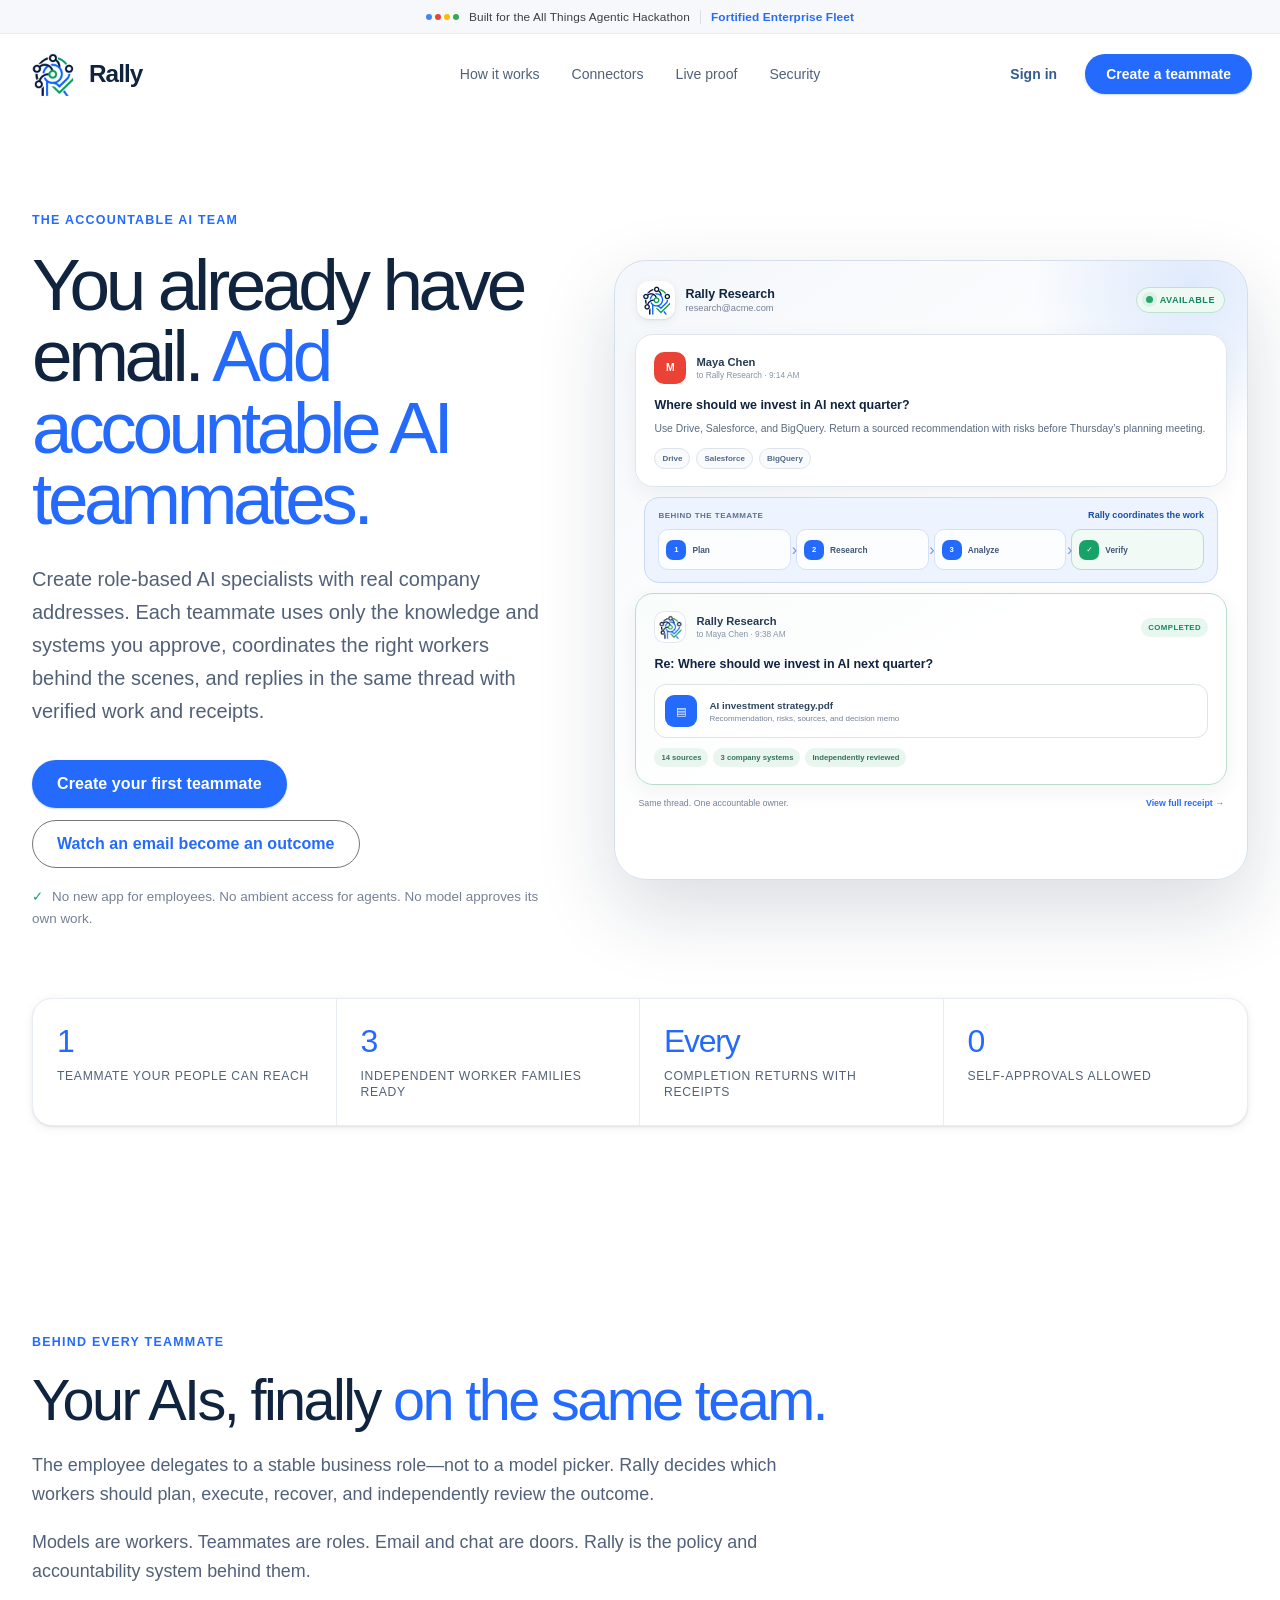
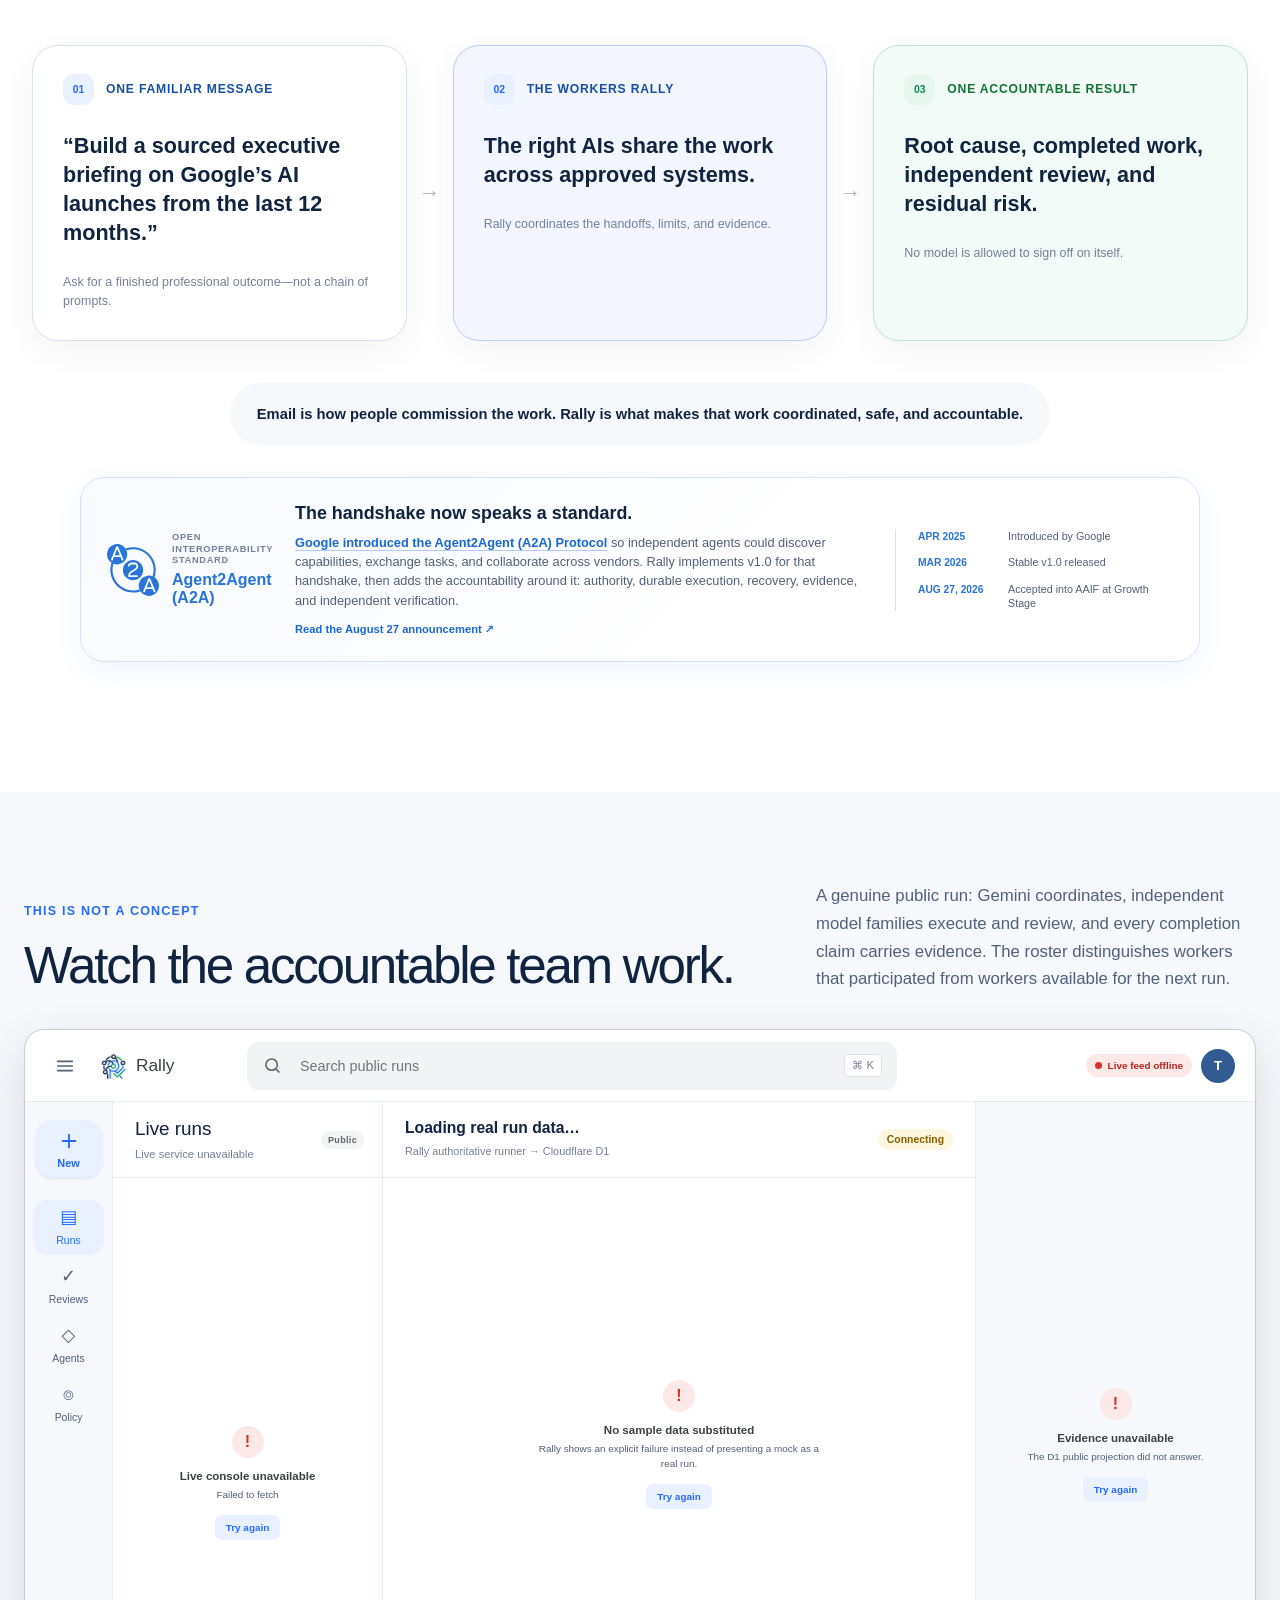
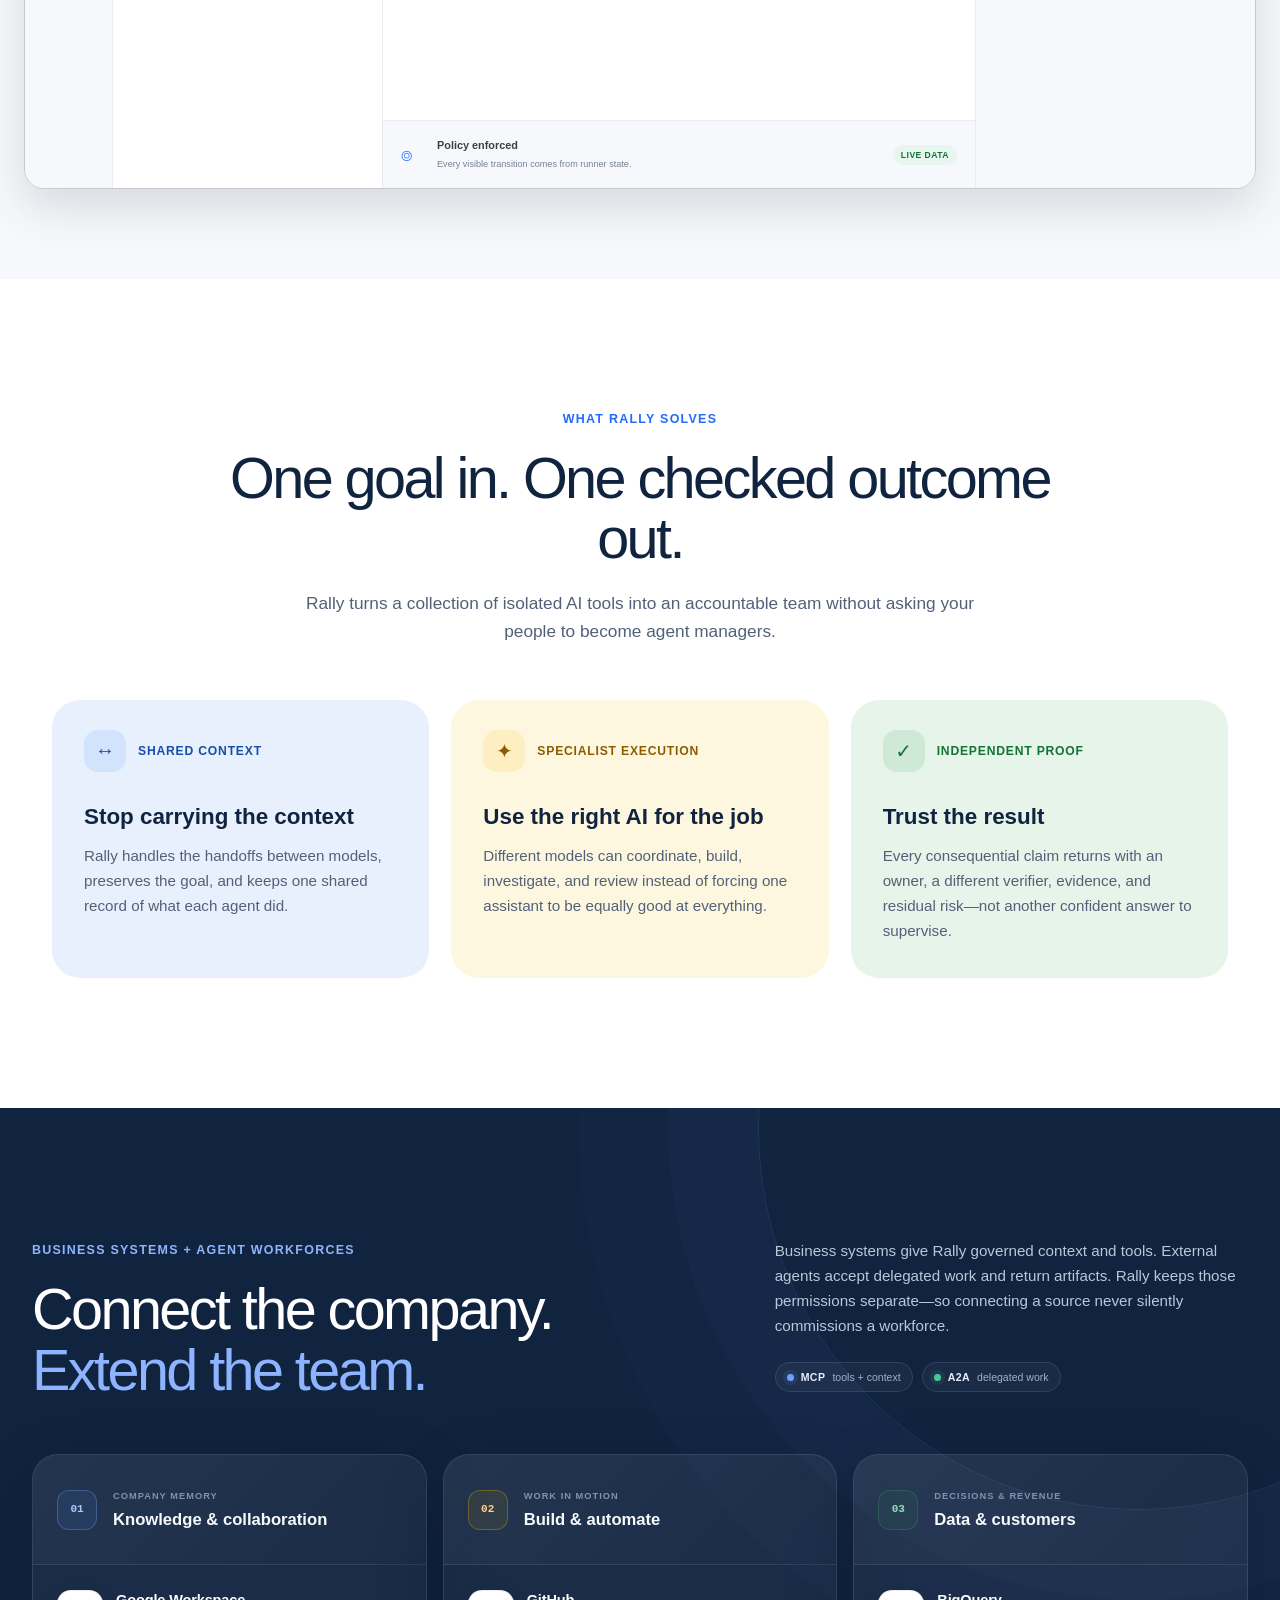
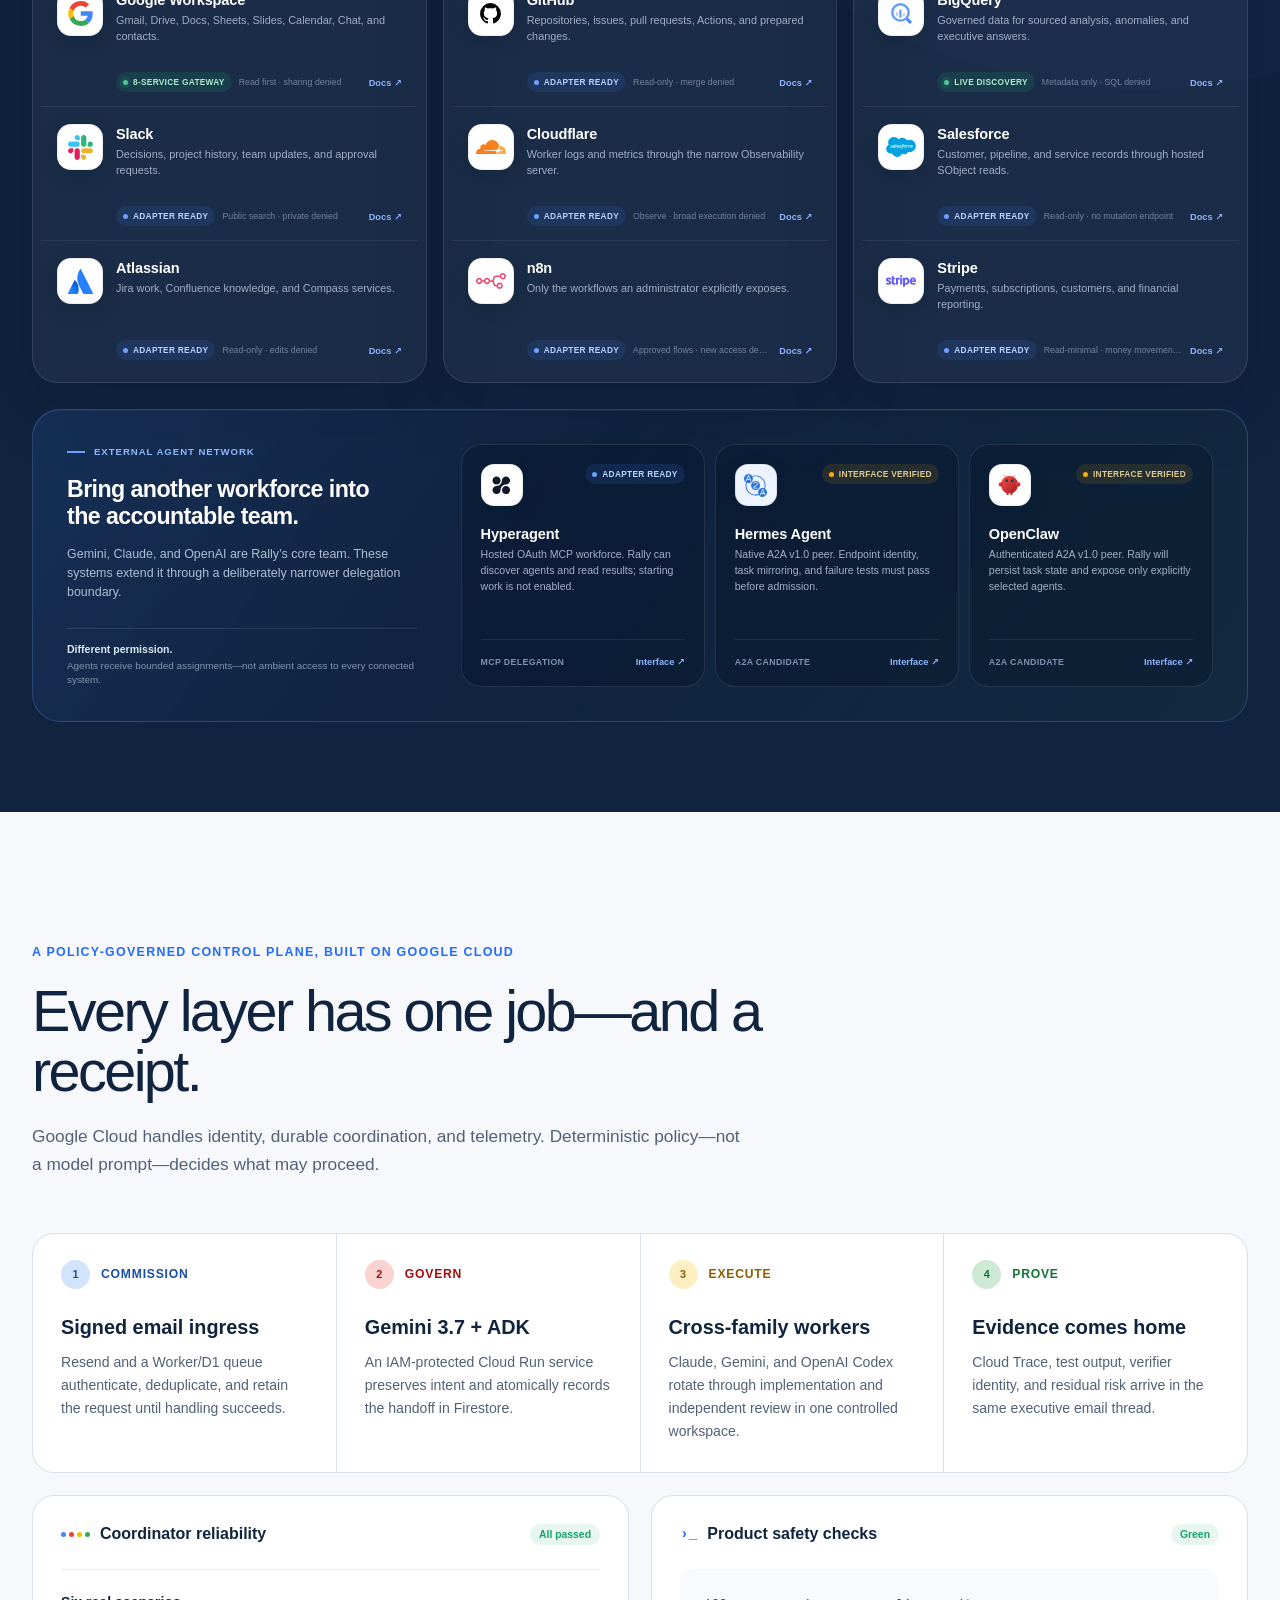
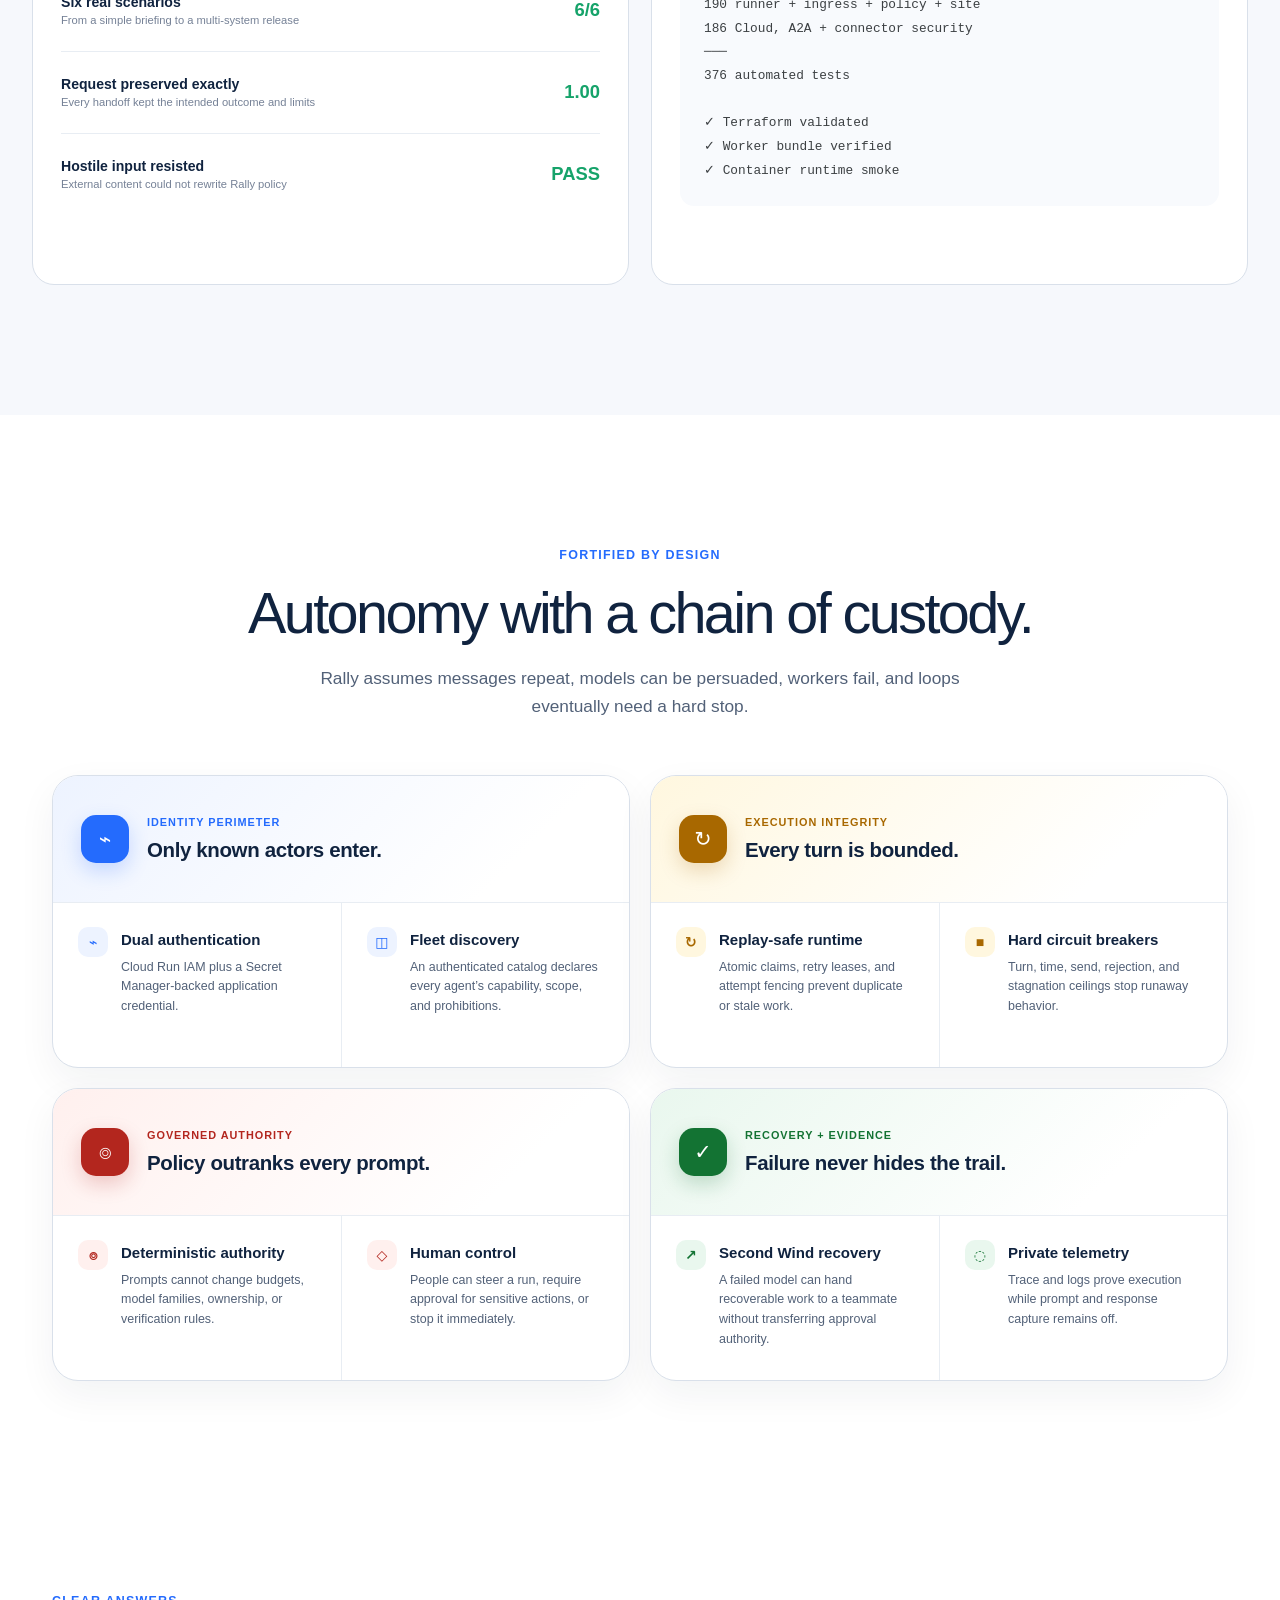
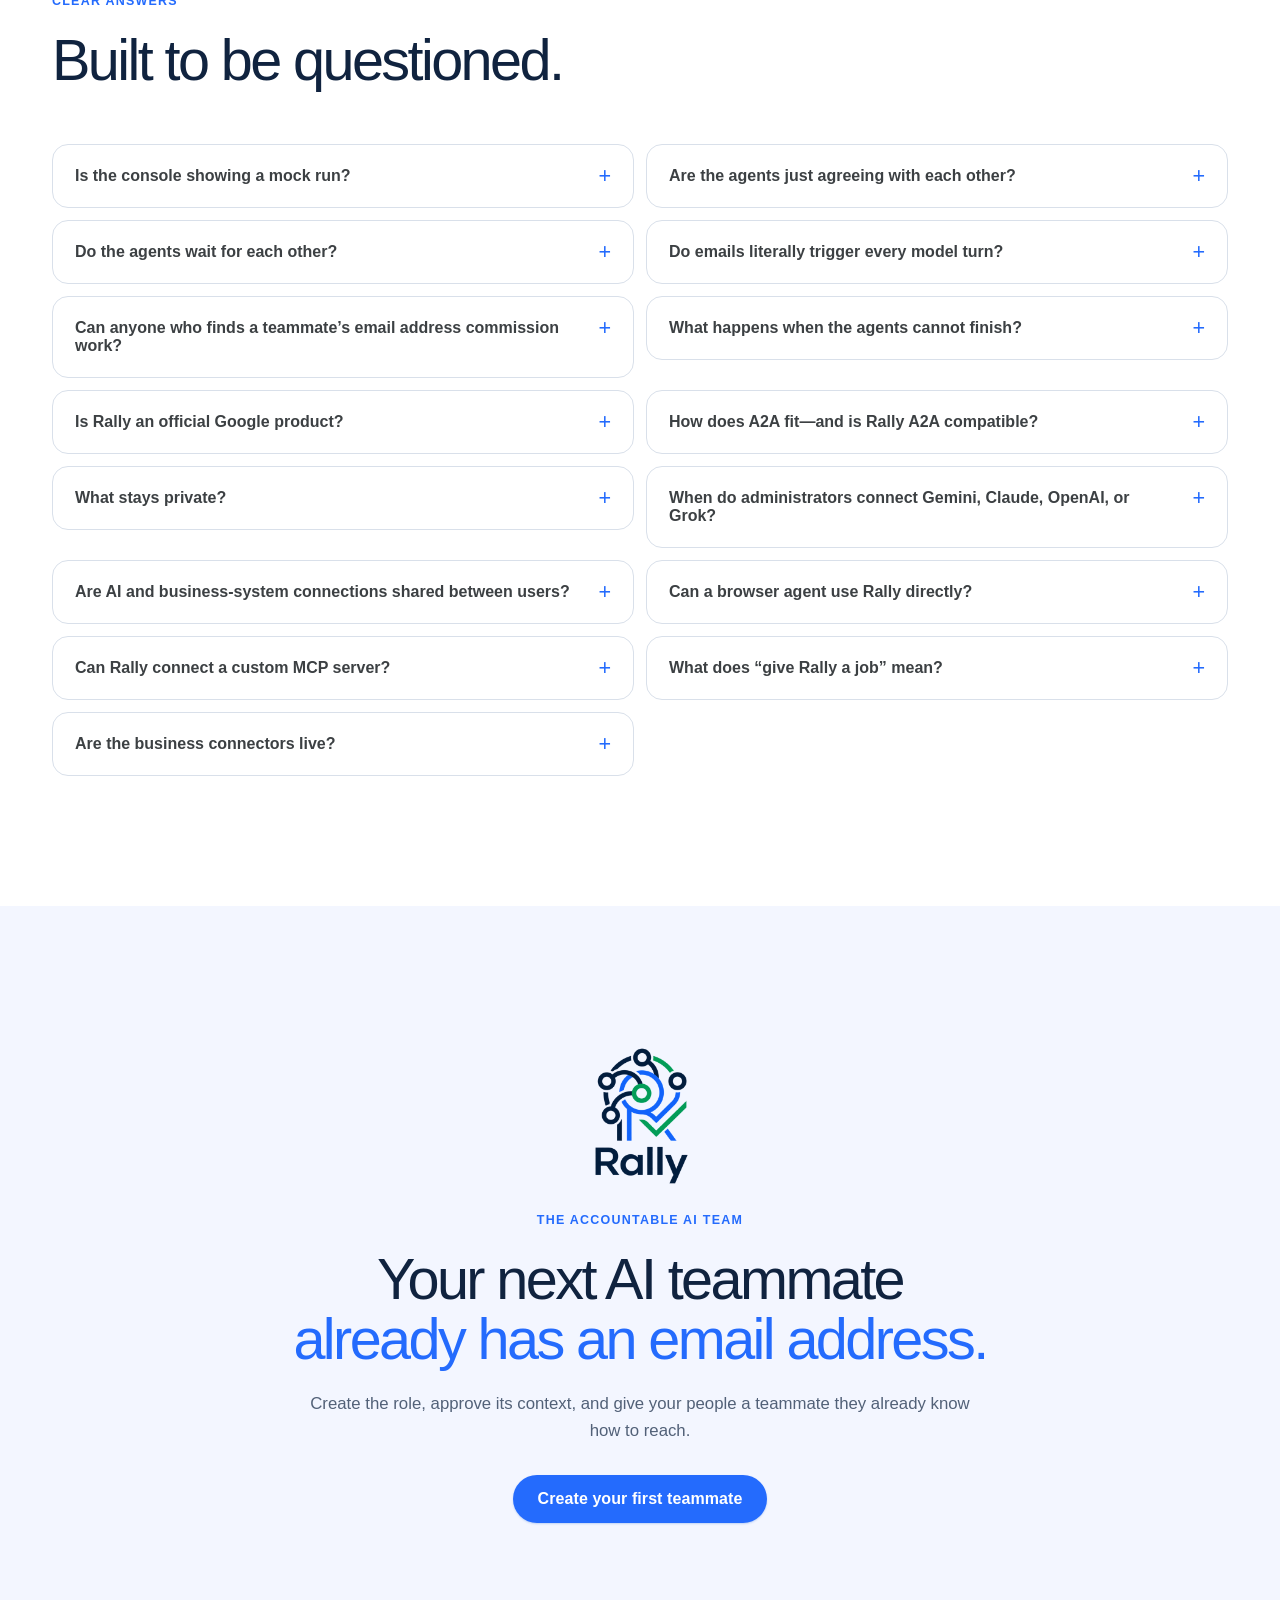
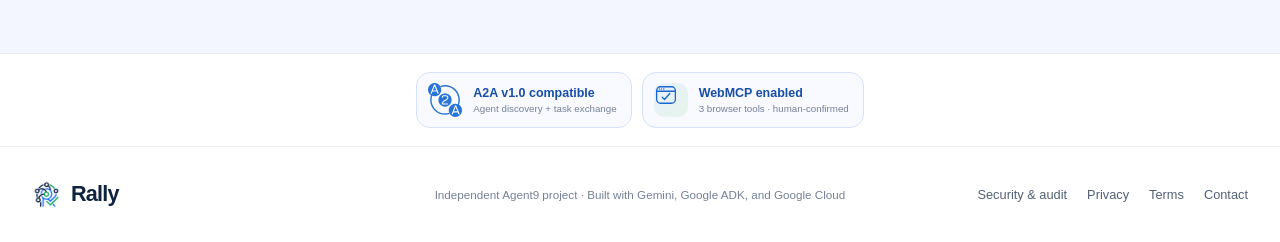
<file: site/index.html>
<!doctype html>
<html lang="en">
  <head>
    <meta charset="utf-8">
    <meta name="viewport" content="width=device-width, initial-scale=1">
    <title>Rally — Accountable AI teammates, where work already happens</title>
    <meta name="description" content="Give your company accountable AI teammates employees can email like coworkers. Rally coordinates approved systems and independent workers, then returns verified work with receipts.">
    <meta property="og:title" content="Rally — Accountable AI teammates, where work already happens.">
    <meta property="og:description" content="Email a role-based AI teammate. Rally coordinates the work behind it and returns one verified outcome with receipts.">
    <meta property="og:type" content="website">
    <meta property="og:url" content="https://rally.agent9.dev/">
    <meta property="og:image" content="https://rally.agent9.dev/og-card.png">
    <meta property="og:image:width" content="1200">
    <meta property="og:image:height" content="630">
    <meta property="og:image:alt" content="Rally: accountable AI teammates, where work already happens.">
    <meta name="twitter:card" content="summary_large_image">
    <meta name="theme-color" content="#ffffff">
    <meta name="rally-console-api" content="https://rally.agent9.dev/v1/console">
    <link rel="canonical" href="https://rally.agent9.dev/">
    <link rel="icon" href="rally-symbol.png" type="image/png">
    <link rel="stylesheet" href="styles.css?v=20260831a">
  </head>
  <body>
    <a class="skip-link" href="#main">Skip to content</a>

    <div class="event-bar">
      <span class="google-dots" aria-hidden="true"><i></i><i></i><i></i><i></i></span>
      <span>Built for the All Things Agentic Hackathon</span>
      <span class="event-separator" aria-hidden="true"></span>
      <strong>Fortified Enterprise Fleet</strong>
    </div>

    <header class="site-header" data-header>
      <a class="brand" href="#top" aria-label="Rally home">
        <img class="brand-mark" src="rally-symbol.png" alt="">
        <span class="brand-name">Rally</span>
      </a>
      <nav class="nav-links" aria-label="Primary navigation">
        <a href="#how">How it works</a>
        <a href="#connectors">Connectors</a>
        <a href="#demo">Live proof</a>
        <a href="#trust">Security</a>
      </nav>
      <div class="header-actions">
        <a class="button button-quiet button-small" href="admin/">Sign in</a>
        <button class="button button-primary button-small" type="button" data-open-setup>Create a teammate</button>
      </div>
    </header>

    <main id="main">
      <section class="hero" id="top">
        <div class="hero-grid">
          <div class="hero-copy">
            <p class="eyebrow">The accountable AI team</p>
            <h1>You already have email. <span>Add accountable AI teammates.</span></h1>
            <p class="hero-lede">Create role-based AI specialists with real company addresses. Each teammate uses only the knowledge and systems you approve, coordinates the right workers behind the scenes, and replies in the same thread with verified work and receipts.</p>
          </div>

          <aside class="email-visual" aria-label="One email to a Rally Research teammate becomes a verified strategy memo in the same thread">
            <header class="teammate-header"><div><img src="rally-symbol.png" alt=""><span><b>Rally Research</b><small>research@acme.com</small></span></div><span class="teammate-live"><i></i> Available</span></header>
            <article class="email-message email-request">
              <div class="email-meta"><span class="email-avatar">M</span><div><b>Maya Chen</b><small>to Rally Research · 9:14 AM</small></div></div>
              <p class="email-subject">Where should we invest in AI next quarter?</p>
              <p>Use Drive, Salesforce, and BigQuery. Return a sourced recommendation with risks before Thursday’s planning meeting.</p>
              <div class="email-context"><span>Drive</span><span>Salesforce</span><span>BigQuery</span></div>
            </article>
            <div class="teammate-work" aria-label="Behind the teammate: planner, researcher, analyst, and independent verifier">
              <div class="work-label"><span>Behind the teammate</span><b>Rally coordinates the work</b></div>
              <ol><li><span>1</span><b>Plan</b></li><li><span>2</span><b>Research</b></li><li><span>3</span><b>Analyze</b></li><li class="is-verified"><span>✓</span><b>Verify</b></li></ol>
            </div>
            <article class="email-message email-response">
              <div class="email-meta"><span class="email-avatar rally-avatar"><img src="rally-symbol.png" alt=""></span><div><b>Rally Research</b><small>to Maya Chen · 9:38 AM</small></div><strong>Completed</strong></div>
              <p class="email-subject">Re: Where should we invest in AI next quarter?</p>
              <div class="email-deliverable"><span>▤</span><div><b>AI investment strategy.pdf</b><small>Recommendation, risks, sources, and decision memo</small></div></div>
              <div class="email-receipt"><span>14 sources</span><span>3 company systems</span><span>Independently reviewed</span></div>
            </article>
            <footer><span>Same thread. One accountable owner.</span><b>View full receipt →</b></footer>
          </aside>

          <div class="hero-conversion">
            <div class="hero-actions">
              <button class="button button-primary" type="button" data-open-setup>Create your first teammate</button>
              <a class="button button-outline" href="#demo">Watch an email become an outcome</a>
            </div>
            <p class="hero-note"><span aria-hidden="true">✓</span> No new app for employees. No ambient access for agents. No model approves its own work.</p>
          </div>
        </div>

        <div class="hero-proof" aria-label="Rally verification results">
          <div><strong>1</strong><span>teammate your people can reach</span></div>
          <div><strong>3</strong><span>independent worker families ready</span></div>
          <div><strong>Every</strong><span>completion returns with receipts</span></div>
          <div><strong>0</strong><span>self-approvals allowed</span></div>
        </div>
      </section>

      <section class="story-section" id="how" aria-labelledby="story-title">
        <div class="story-heading">
          <p class="eyebrow">Behind every teammate</p>
          <h2 id="story-title">Your AIs, finally <span>on the same team.</span></h2>
          <p>The employee delegates to a stable business role—not to a model picker. Rally decides which workers should plan, execute, recover, and independently review the outcome.</p>
          <p>Models are workers. Teammates are roles. Email and chat are doors. Rally is the policy and accountability system behind them.</p>
        </div>
        <div class="story-flow" aria-label="How Rally turns one goal into a verified outcome">
          <article>
            <div class="story-kicker"><span class="story-step">01</span><p class="label">One familiar message</p></div>
            <h3>“Build a sourced executive briefing on Google’s AI launches from the last 12 months.”</h3>
            <small>Ask for a finished professional outcome—not a chain of prompts.</small>
          </article>
          <span class="story-arrow" aria-hidden="true">→</span>
          <article class="rally-step">
            <div class="story-kicker"><span class="story-step">02</span><p class="label">The workers rally</p></div>
            <h3>The right AIs share the work across approved systems.</h3>
            <small>Rally coordinates the handoffs, limits, and evidence.</small>
          </article>
          <span class="story-arrow" aria-hidden="true">→</span>
          <article class="verified-step">
            <div class="story-kicker"><span class="story-step">03</span><p class="label">One accountable result</p></div>
            <h3>Root cause, completed work, independent review, and residual risk.</h3>
            <small>No model is allowed to sign off on itself.</small>
          </article>
        </div>
        <p class="story-thesis"><b>Email is how people commission the work. Rally is what makes that work coordinated, safe, and accountable.</b></p>
        <aside class="a2a-proof" aria-labelledby="a2a-title">
          <a class="a2a-brand" href="https://a2a-protocol.org/latest/" aria-label="Visit the official Agent2Agent Protocol site">
            <img src="a2a-icon.svg" alt="">
            <span><small>Open interoperability standard</small><b>Agent2Agent (A2A)</b></span>
          </a>
          <div class="a2a-copy">
            <h3 id="a2a-title">The handshake now speaks a standard.</h3>
            <p><a href="https://developers.googleblog.com/en/a2a-a-new-era-of-agent-interoperability/">Google introduced the Agent2Agent (A2A) Protocol</a> so independent agents could discover capabilities, exchange tasks, and collaborate across vendors. Rally implements v1.0 for that handshake, then adds the accountability around it: authority, durable execution, recovery, evidence, and independent verification.</p>
            <a class="a2a-source" href="https://a2a-protocol.org/latest/blog/2026/08/27/a-new-chapter-for-a2a-joining-the-agentic-ai-foundation/">Read the August 27 announcement <span aria-hidden="true">↗</span></a>
          </div>
          <ol class="a2a-timeline" aria-label="A2A protocol history">
            <li><time datetime="2025-04-09">Apr 2025</time><span>Introduced by Google</span></li>
            <li><time datetime="2026-03-12">Mar 2026</time><span>Stable v1.0 released</span></li>
            <li><time datetime="2026-08-27">Aug 27, 2026</time><span>Accepted into AAIF at Growth Stage</span></li>
          </ol>
        </aside>
      </section>

      <section class="workspace-section" id="demo" aria-labelledby="workspace-title">
        <div class="workspace-heading">
          <div>
            <p class="eyebrow">This is not a concept</p>
            <h2 id="workspace-title">Watch the accountable team work.</h2>
          </div>
          <p>A genuine public run: Gemini coordinates, independent model families execute and review, and every completion claim carries evidence. The roster distinguishes workers that participated from workers available for the next run.</p>
        </div>

        <div class="app-window">
          <div class="app-topbar">
            <button class="icon-button" type="button" aria-label="Open navigation">
              <svg viewBox="0 0 24 24" aria-hidden="true"><path d="M4 7h16M4 12h16M4 17h16"/></svg>
            </button>
            <div class="app-brand"><img class="brand-mark mini" src="rally-symbol.png" alt=""><b>Rally</b></div>
            <div class="search-box" role="search">
              <svg viewBox="0 0 24 24" aria-hidden="true"><circle cx="11" cy="11" r="6.5"/><path d="m16 16 4 4"/></svg>
              <label class="sr-only" for="run-search">Search public runs</label>
              <input id="run-search" type="search" placeholder="Search public runs" autocomplete="off" data-run-search>
              <kbd>⌘ K</kbd>
            </div>
            <div class="app-actions" aria-label="Workspace tools">
              <span class="console-live" data-console-live><i></i><span>Connecting</span></span>
              <span class="app-avatar" aria-label="Operator T">T</span>
            </div>
          </div>

          <div class="app-body">
            <aside class="app-rail" aria-label="Rally workspace navigation">
              <button class="compose-button" type="button" data-open-setup>
                <svg viewBox="0 0 24 24" aria-hidden="true"><path d="M12 5v14M5 12h14"/></svg>
                <span>New</span>
              </button>
              <nav>
                <a class="active" href="#demo"><span class="rail-icon">▤</span><span>Runs</span></a>
                <a href="#proof"><span class="rail-icon">✓</span><span>Reviews</span></a>
                <a href="#how"><span class="rail-icon">◇</span><span>Agents</span></a>
                <a href="#trust"><span class="rail-icon">⌾</span><span>Policy</span></a>
              </nav>
            </aside>

            <div class="run-list" aria-label="Public Rally runs">
              <div class="pane-heading">
                <div><h3>Live runs</h3><span data-console-updated>Connecting to D1…</span></div>
                <span class="source-badge">Public</span>
              </div>
              <div class="run-results" data-run-list aria-live="polite">
                <div class="console-loading"><i></i><b>Loading authoritative runs</b><span>Reading the public D1 projection.</span></div>
              </div>
            </div>

            <article class="thread-pane" aria-label="Selected Rally run" aria-busy="true" data-thread-pane>
              <header class="thread-header" data-thread-header>
                <div><span class="back-mobile" aria-hidden="true">‹</span><div><h3>Loading real run data…</h3><p>Rally authoritative runner → Cloudflare D1</p></div></div>
                <span class="status-chip review">Connecting</span>
              </header>

              <div class="thread-stream" data-thread-stream aria-live="polite">
                <div class="console-loading large"><i></i><b>Loading the execution timeline</b><span>No sample data is shown while the live service is unavailable.</span></div>
              </div>

              <footer class="thread-footer"><span class="policy-icon">⌾</span><p><b>Policy enforced</b><span>Every visible transition comes from runner state.</span></p><span class="live-provenance">LIVE DATA</span></footer>
            </article>

            <aside class="detail-pane" aria-label="Run summary" data-detail-pane>
              <div class="console-loading large"><i></i><b>Loading evidence</b><span>Checklist ownership and verification will appear here.</span></div>
            </aside>
          </div>
        </div>
      </section>

      <section class="section" id="outcomes">
        <div class="section-heading centered"><p class="eyebrow">What Rally solves</p><h2>One goal in. One checked outcome out.</h2><p>Rally turns a collection of isolated AI tools into an accountable team without asking your people to become agent managers.</p></div>
        <div class="feature-grid">
          <article class="feature-card blue-card"><div class="feature-kicker"><span class="feature-icon">↔</span><p class="feature-label">Shared context</p></div><h3>Stop carrying the context</h3><p>Rally handles the handoffs between models, preserves the goal, and keeps one shared record of what each agent did.</p></article>
          <article class="feature-card yellow-card"><div class="feature-kicker"><span class="feature-icon">✦</span><p class="feature-label">Specialist execution</p></div><h3>Use the right AI for the job</h3><p>Different models can coordinate, build, investigate, and review instead of forcing one assistant to be equally good at everything.</p></article>
          <article class="feature-card green-card"><div class="feature-kicker"><span class="feature-icon">✓</span><p class="feature-label">Independent proof</p></div><h3>Trust the result</h3><p>Every consequential claim returns with an owner, a different verifier, evidence, and residual risk—not another confident answer to supervise.</p></article>
        </div>
      </section>

      <section class="section connector-section" id="connectors">
        <div class="section-heading connector-heading">
          <div><p class="eyebrow">Business systems + agent workforces</p><h2>Connect the company.<br><span>Extend the team.</span></h2></div>
          <div class="connector-heading-copy"><p>Business systems give Rally governed context and tools. External agents accept delegated work and return artifacts. Rally keeps those permissions separate—so connecting a source never silently commissions a workforce.</p><div class="protocol-key" aria-label="Connector types"><span><i class="protocol-dot mcp-dot"></i><b>MCP</b> tools + context</span><span><i class="protocol-dot a2a-dot"></i><b>A2A</b> delegated work</span></div></div>
        </div>

        <div class="connector-families">
          <section class="connector-family knowledge-family" aria-labelledby="knowledge-title">
            <header><span class="family-number">01</span><div><p>Company memory</p><h3 id="knowledge-title">Knowledge &amp; collaboration</h3></div></header>
            <div class="connector-list">
              <article class="connector-entry" data-connector="Google Workspace">
                <div class="connector-brand"><span class="brand-plate"><img src="brandmarks/google.svg" alt=""></span><div><h4>Google Workspace</h4><p>Gmail, Drive, Docs, Sheets, Slides, Calendar, Chat, and contacts.</p></div></div>
                <div class="connector-meta"><span class="readiness live-ready">8-service gateway</span><span class="guardrail">Read first · sharing denied</span><a href="https://developers.google.com/workspace/guides/configure-mcp-servers" aria-label="Google Workspace official connector documentation">Docs ↗</a></div>
              </article>
              <article class="connector-entry" data-connector="Slack">
                <div class="connector-brand"><span class="brand-plate"><img src="brandmarks/slack.svg" alt=""></span><div><h4>Slack</h4><p>Decisions, project history, team updates, and approval requests.</p></div></div>
                <div class="connector-meta"><span class="readiness">Adapter ready</span><span class="guardrail">Public search · private denied</span><a href="https://docs.slack.dev/ai/slack-mcp-server/" aria-label="Slack official connector documentation">Docs ↗</a></div>
              </article>
              <article class="connector-entry" data-connector="Atlassian">
                <div class="connector-brand"><span class="brand-plate"><img src="brandmarks/atlassian.svg" alt=""></span><div><h4>Atlassian</h4><p>Jira work, Confluence knowledge, and Compass services.</p></div></div>
                <div class="connector-meta"><span class="readiness">Adapter ready</span><span class="guardrail">Read-only · edits denied</span><a href="https://www.atlassian.com/platform/rovo-mcp" aria-label="Atlassian official connector documentation">Docs ↗</a></div>
              </article>
            </div>
          </section>

          <section class="connector-family operations-family" aria-labelledby="operations-title">
            <header><span class="family-number">02</span><div><p>Work in motion</p><h3 id="operations-title">Build &amp; automate</h3></div></header>
            <div class="connector-list">
              <article class="connector-entry" data-connector="GitHub">
                <div class="connector-brand"><span class="brand-plate"><img src="brandmarks/github.svg" alt=""></span><div><h4>GitHub</h4><p>Repositories, issues, pull requests, Actions, and prepared changes.</p></div></div>
                <div class="connector-meta"><span class="readiness">Adapter ready</span><span class="guardrail">Read-only · merge denied</span><a href="https://github.com/github/github-mcp-server" aria-label="GitHub official connector documentation">Docs ↗</a></div>
              </article>
              <article class="connector-entry" data-connector="Cloudflare">
                <div class="connector-brand"><span class="brand-plate wide-mark"><img src="brandmarks/cloudflare.svg" alt=""></span><div><h4>Cloudflare</h4><p>Worker logs and metrics through the narrow Observability server.</p></div></div>
                <div class="connector-meta"><span class="readiness">Adapter ready</span><span class="guardrail">Observe · broad execution denied</span><a href="https://developers.cloudflare.com/agents/model-context-protocol/cloudflare/servers-for-cloudflare/" aria-label="Cloudflare official connector documentation">Docs ↗</a></div>
              </article>
              <article class="connector-entry" data-connector="n8n">
                <div class="connector-brand"><span class="brand-plate wide-mark"><img src="brandmarks/n8n.svg" alt=""></span><div><h4>n8n</h4><p>Only the workflows an administrator explicitly exposes.</p></div></div>
                <div class="connector-meta"><span class="readiness">Adapter ready</span><span class="guardrail">Approved flows · new access denied</span><a href="https://docs.n8n.io/connect/connect-to-n8n-mcp-server/" aria-label="n8n official connector documentation">Docs ↗</a></div>
              </article>
            </div>
          </section>

          <section class="connector-family intelligence-family" aria-labelledby="intelligence-title">
            <header><span class="family-number">03</span><div><p>Decisions &amp; revenue</p><h3 id="intelligence-title">Data &amp; customers</h3></div></header>
            <div class="connector-list">
              <article class="connector-entry" data-connector="BigQuery">
                <div class="connector-brand"><span class="brand-plate"><img src="brandmarks/bigquery.svg" alt=""></span><div><h4>BigQuery</h4><p>Governed data for sourced analysis, anomalies, and executive answers.</p></div></div>
                <div class="connector-meta"><span class="readiness live-ready">Live discovery</span><span class="guardrail">Metadata only · SQL denied</span><a href="https://docs.cloud.google.com/bigquery/docs/use-bigquery-mcp" aria-label="BigQuery official connector documentation">Docs ↗</a></div>
              </article>
              <article class="connector-entry" data-connector="Salesforce">
                <div class="connector-brand"><span class="brand-plate wide-mark"><img src="brandmarks/salesforce.svg" alt=""></span><div><h4>Salesforce</h4><p>Customer, pipeline, and service records through hosted SObject reads.</p></div></div>
                <div class="connector-meta"><span class="readiness">Adapter ready</span><span class="guardrail">Read-only · no mutation endpoint</span><a href="https://developer.salesforce.com/docs/platform/hosted-mcp-servers/references/reference/sobject-reads.html" aria-label="Salesforce official connector documentation">Docs ↗</a></div>
              </article>
              <article class="connector-entry" data-connector="Stripe">
                <div class="connector-brand"><span class="brand-plate wide-mark"><img src="brandmarks/stripe.svg" alt=""></span><div><h4>Stripe</h4><p>Payments, subscriptions, customers, and financial reporting.</p></div></div>
                <div class="connector-meta"><span class="readiness">Adapter ready</span><span class="guardrail">Read-minimal · money movement denied</span><a href="https://docs.stripe.com/mcp" aria-label="Stripe official connector documentation">Docs ↗</a></div>
              </article>
            </div>
          </section>
        </div>

        <section class="agent-network" aria-labelledby="agent-network-title">
          <div class="agent-network-intro"><p class="network-eyebrow"><span></span>External agent network</p><h3 id="agent-network-title">Bring another workforce into the accountable team.</h3><p>Gemini, Claude, and OpenAI are Rally’s core team. These systems extend it through a deliberately narrower delegation boundary.</p><div class="network-rule"><b>Different permission.</b><span>Agents receive bounded assignments—not ambient access to every connected system.</span></div></div>
          <div class="agent-network-list">
            <article class="agent-connection" data-agent-connection="Hyperagent">
              <div class="agent-connection-top"><span class="brand-plate"><img src="brandmarks/hyperagent.svg" alt=""></span><span class="readiness">Adapter ready</span></div><h4>Hyperagent</h4><p>Hosted OAuth MCP workforce. Rally can discover agents and read results; starting work is not enabled.</p><div class="agent-protocol"><span>MCP delegation</span><a href="https://www.hyperagent.com/docs/concepts/agents/invocations/mcp-server/" aria-label="Hyperagent official connector documentation">Interface ↗</a></div>
            </article>
            <article class="agent-connection" data-agent-connection="Hermes Agent">
              <div class="agent-connection-top"><span class="brand-plate protocol-plate"><img src="a2a-icon.svg" alt=""></span><span class="readiness candidate-ready">Interface verified</span></div><h4>Hermes Agent</h4><p>Native A2A v1.0 peer. Endpoint identity, task mirroring, and failure tests must pass before admission.</p><div class="agent-protocol"><span>A2A candidate</span><a href="https://hermes-agent.nousresearch.com/docs/user-guide/messaging/a2a" aria-label="Hermes Agent A2A documentation">Interface ↗</a></div>
            </article>
            <article class="agent-connection" data-agent-connection="OpenClaw">
              <div class="agent-connection-top"><span class="brand-plate"><img src="brandmarks/openclaw.svg" alt=""></span><span class="readiness candidate-ready">Interface verified</span></div><h4>OpenClaw</h4><p>Authenticated A2A v1.0 peer. Rally will persist task state and expose only explicitly selected agents.</p><div class="agent-protocol"><span>A2A candidate</span><a href="https://docs.openclaw.ai/channels/a2a" aria-label="OpenClaw A2A documentation">Interface ↗</a></div>
            </article>
          </div>
        </section>

      </section>

      <section class="section architecture-section" id="proof">
        <div class="section-heading"><p class="eyebrow">A policy-governed control plane, built on Google Cloud</p><h2>Every layer has one job—and a receipt.</h2><p>Google Cloud handles identity, durable coordination, and telemetry. Deterministic policy—not a model prompt—decides what may proceed.</p></div>
        <div class="flow-grid">
          <article><div class="flow-kicker"><span class="flow-number blue">1</span><p class="label">Commission</p></div><h3>Signed email ingress</h3><p>Resend and a Worker/D1 queue authenticate, deduplicate, and retain the request until handling succeeds.</p></article>
          <article><div class="flow-kicker"><span class="flow-number red">2</span><p class="label">Govern</p></div><h3>Gemini 3.7 + ADK</h3><p>An IAM-protected Cloud Run service preserves intent and atomically records the handoff in Firestore.</p></article>
          <article><div class="flow-kicker"><span class="flow-number yellow">3</span><p class="label">Execute</p></div><h3>Cross-family workers</h3><p>Claude, Gemini, and OpenAI Codex rotate through implementation and independent review in one controlled workspace.</p></article>
          <article><div class="flow-kicker"><span class="flow-number green">4</span><p class="label">Prove</p></div><h3>Evidence comes home</h3><p>Cloud Trace, test output, verifier identity, and residual risk arrive in the same executive email thread.</p></article>
        </div>
        <div class="proof-grid">
          <article class="eval-card">
            <div class="card-header"><div><span class="google-dots small" aria-hidden="true"><i></i><i></i><i></i><i></i></span><b>Coordinator reliability</b></div><span class="status-chip complete">All passed</span></div>
            <div class="eval-row"><div><b>Six real scenarios</b><span>From a simple briefing to a multi-system release</span></div><strong>6/6</strong></div>
            <div class="eval-row"><div><b>Request preserved exactly</b><span>Every handoff kept the intended outcome and limits</span></div><strong>1.00</strong></div>
            <div class="eval-row"><div><b>Hostile input resisted</b><span>External content could not rewrite Rally policy</span></div><strong>PASS</strong></div>
          </article>
          <article class="test-card">
            <div class="card-header"><div><span class="terminal-icon">›_</span><b>Product safety checks</b></div><span class="status-chip complete">Green</span></div>
            <pre><code>190 runner + ingress + policy + site
186 Cloud, A2A + connector security
───
376 automated tests

✓ Terraform validated
✓ Worker bundle verified
✓ Container runtime smoke</code></pre>
          </article>
        </div>
      </section>

      <section class="section trust-section" id="trust">
        <div class="section-heading centered"><p class="eyebrow">Fortified by design</p><h2>Autonomy with a chain of custody.</h2><p>Rally assumes messages repeat, models can be persuaded, workers fail, and loops eventually need a hard stop.</p></div>
        <div class="trust-grid">
          <section class="trust-domain identity-domain">
            <header><span class="trust-domain-icon">⌁</span><div><p class="trust-domain-label">Identity perimeter</p><h3>Only known actors enter.</h3></div></header>
            <div class="trust-controls">
              <article class="trust-control"><span>⌁</span><div><h4>Dual authentication</h4><p>Cloud Run IAM plus a Secret Manager-backed application credential.</p></div></article>
              <article class="trust-control"><span>◫</span><div><h4>Fleet discovery</h4><p>An authenticated catalog declares every agent’s capability, scope, and prohibitions.</p></div></article>
            </div>
          </section>
          <section class="trust-domain runtime-domain">
            <header><span class="trust-domain-icon">↻</span><div><p class="trust-domain-label">Execution integrity</p><h3>Every turn is bounded.</h3></div></header>
            <div class="trust-controls">
              <article class="trust-control"><span>↻</span><div><h4>Replay-safe runtime</h4><p>Atomic claims, retry leases, and attempt fencing prevent duplicate or stale work.</p></div></article>
              <article class="trust-control"><span>■</span><div><h4>Hard circuit breakers</h4><p>Turn, time, send, rejection, and stagnation ceilings stop runaway behavior.</p></div></article>
            </div>
          </section>
          <section class="trust-domain authority-domain">
            <header><span class="trust-domain-icon">⌾</span><div><p class="trust-domain-label">Governed authority</p><h3>Policy outranks every prompt.</h3></div></header>
            <div class="trust-controls">
              <article class="trust-control"><span>⌾</span><div><h4>Deterministic authority</h4><p>Prompts cannot change budgets, model families, ownership, or verification rules.</p></div></article>
              <article class="trust-control"><span>◇</span><div><h4>Human control</h4><p>People can steer a run, require approval for sensitive actions, or stop it immediately.</p></div></article>
            </div>
          </section>
          <section class="trust-domain recovery-domain">
            <header><span class="trust-domain-icon">✓</span><div><p class="trust-domain-label">Recovery + evidence</p><h3>Failure never hides the trail.</h3></div></header>
            <div class="trust-controls">
              <article class="trust-control"><span>↗</span><div><h4>Second Wind recovery</h4><p>A failed model can hand recoverable work to a teammate without transferring approval authority.</p></div></article>
              <article class="trust-control"><span>◌</span><div><h4>Private telemetry</h4><p>Trace and logs prove execution while prompt and response capture remains off.</p></div></article>
            </div>
          </section>
        </div>
      </section>

      <section class="section faq-section">
        <div class="section-heading"><p class="eyebrow">Clear answers</p><h2>Built to be questioned.</h2></div>
        <div class="faq-grid">
          <details><summary>Is the console showing a mock run?</summary><p>No. It reads an explicitly public, allowlisted projection of Rally’s authoritative runner state from Cloudflare D1. If that service fails, the page shows the failure instead of sample data.</p></details>
          <details><summary>Are the agents just agreeing with each other?</summary><p>No. They execute as separate provider-native processes, come from different model families, and cannot verify checklist work they own. The live receipt counts only families that actually participated.</p></details>
          <details><summary>Do the agents wait for each other?</summary><p>Yes. Rally runs one model at a time and saves only validated state before the next handoff. With Second Wind enabled, a timeout, failed process, or reported blocker gives the other model one bounded recovery attempt from that saved state—including inspection of partial workspace edits—without auto-approving anything.</p></details>
          <details><summary>Do emails literally trigger every model turn?</summary><p>The first email starts the real run and every turn is mirrored to the thread. The authoritative runner dispatches the next model locally.</p></details>
          <details><summary>Can anyone who finds a teammate’s email address commission work?</summary><p>No. A message may arrive without becoming an authorized job. Rally authenticates the transport, checks the sender against the teammate, channel, and company policy, and treats quoted history, attachments, and linked pages as untrusted evidence—not authority.</p></details>
          <details><summary>What happens when the agents cannot finish?</summary><p>Second Wind first asks the next independent model to diagnose and take over a recoverable failure. Rally still stops with a precise report when the fleet remains blocked, disagrees repeatedly, stops making progress, hits a hard budget, crosses an authority boundary, or receives a human STOP.</p></details>
          <details><summary>Is Rally an official Google product?</summary><p>No. Rally is an independent Agent9 project built with Gemini, Google ADK, and Google Cloud for the All Things Agentic Hackathon.</p></details>
          <details><summary>How does A2A fit—and is Rally A2A compatible?</summary><p>Yes. Rally publishes an A2A v1.0 Agent Card and accepts tasks over JSON-RPC and HTTP+JSON; official SDK clients exercise both paths. A2A enables discovery and task exchange. Rally adds the controls around the work: authority, durable state, recovery, evidence, and independent verification. The protocol was <a href="https://developers.googleblog.com/en/a2a-a-new-era-of-agent-interoperability/">introduced by Google</a> and now advances under <a href="https://a2a-protocol.org/latest/blog/2026/08/27/a-new-chapter-for-a2a-joining-the-agentic-ai-foundation/">Linux Foundation open governance</a>. Compatibility is not certification or endorsement.</p></details>
          <details><summary>What stays private?</summary><p>Commissioner identity, worktree paths, mail IDs, raw prompts, credentials, and cloud request keys never enter the public console record.</p></details>
          <details><summary>When do administrators connect Gemini, Claude, OpenAI, or Grok?</summary><p>AI workforce authorization is separate from company systems. The current pilot uses provider-approved identities on its controlled execution host. The self-service design starts each provider’s official OAuth or device-code flow on a user-bound host, with an existing API key offered as an alternative route. Rally never asks for a consumer password or copies a browser session cookie.</p></details>
          <details><summary>Are AI and business-system connections shared between users?</summary><p>No. Model identities, company-system grants, and run authority are separate. Rally namespaces each user’s approved systems and tools, then freezes only the commissioned scope into that run.</p></details>
          <details><summary>Can a browser agent use Rally directly?</summary><p>Yes. Rally exposes three WebMCP tools in supported browsers: search the live public run index, inspect a run’s verification record, and prepare a governed job draft in the visible onboarding panel. The browser agent shares the page state with you, but it cannot submit the job, send email, grant access, or bypass your confirmation.</p></details>
          <details><summary>Can Rally connect a custom MCP server?</summary><p>Not through an arbitrary URL box. Custom remote MCP is a Labs path that must pass HTTPS and network admission, OAuth origin checks, bounded discovery, schema fingerprint review, exact tool policy, payload ceilings, and one-time approval for writes. WebMCP is complementary: Rally uses it for human-present browser collaboration, while asynchronous jobs continue through the governed server-side gateway.</p></details>
          <details><summary>What does “give Rally a job” mean?</summary><p>Ask for a finished professional outcome—such as a sourced market briefing, an executive presentation, a customer-risk review, or a launch plan—then grant only the sources, limits, and approval rules that outcome needs.</p></details>
          <details><summary>Are the business connectors live?</summary><p>The governed gateway and all ten provider adapters are implemented. BigQuery has completed a real authenticated handshake with Google’s official MCP endpoint and discovered six tools. The other accounts are intentionally shown as disconnected until each user completes provider setup, authentication, live discovery, and an exact safe preset. Rally never turns “adapter exists” into “customer account connected.”</p></details>
        </div>
      </section>

      <section class="final-cta"><div><img class="brand-lockup" src="rally-logo.png" alt="Rally"><p class="eyebrow">The accountable AI team</p><h2>Your next AI teammate<br><span>already has an email address.</span></h2><p>Create the role, approve its context, and give your people a teammate they already know how to reach.</p><div class="hero-actions"><button class="button button-primary" type="button" data-open-setup>Create your first teammate</button></div></div></section>
    </main>

    <aside class="a2a-trust" id="interop" aria-label="Rally interoperability and browser-agent trust">
      <div class="trust-badges">
        <a class="a2a-trust-badge" href="https://a2a-protocol.org/latest/">
          <img src="a2a-icon.svg" alt="">
          <span><b>A2A v1.0 compatible</b><small>Agent discovery + task exchange</small></span>
        </a>
        <a class="webmcp-trust-badge" href="https://github.com/webmachinelearning/webmcp">
          <span class="webmcp-mark" aria-hidden="true"><svg viewBox="0 0 32 32"><rect x="3.5" y="5" width="25" height="22" rx="5"/><path d="M4 11h24M10 8h.1M7 8h.1M13 8h.1M11 19l3 3 7-8"/></svg></span>
          <span><b>WebMCP enabled</b><small>3 browser tools · human-confirmed</small></span>
        </a>
      </div>
    </aside>

    <footer class="site-footer">
      <a class="brand" href="#top"><img class="brand-mark mini" src="rally-symbol.png" alt=""><span class="brand-name">Rally</span></a>
      <p>Independent Agent9 project · Built with Gemini, Google ADK, and Google Cloud</p>
      <div><a href="#trust">Security &amp; audit</a><a href="privacy/">Privacy</a><a href="terms/">Terms</a><a href="mailto:terry@agent9.dev?subject=Rally%20pilot">Contact</a></div>
    </footer>

    <dialog class="setup-dialog" data-setup-dialog aria-labelledby="setup-title">
      <button class="dialog-close" type="button" data-close-setup aria-label="Close setup">×</button>
      <img class="brand-mark large" src="rally-symbol.png" alt="">
      <p class="eyebrow">Create a teammate</p>
      <h2 id="setup-title">Give your team a specialist they can already reach.</h2>
      <div class="setup-tabs" role="tablist" aria-label="Launch options"><button class="is-active" type="button" role="tab" aria-selected="true" data-setup-tab="managed">Managed setup</button><button type="button" role="tab" aria-selected="false" data-setup-tab="self">Self-hosted</button></div>
      <section class="setup-panel is-active" data-setup-panel="managed">
        <div class="setup-promise"><b>Start with email. Connections are optional.</b><span>Commission useful work from the request and attachments now, then add approved company context whenever you are ready.</span></div>
        <div class="webmcp-ready" data-webmcp-status><span>WebMCP agent-ready</span><p>Your browser agent can prepare this visible draft with you. It cannot send, submit, or widen authority.</p></div>
        <div class="job-draft-fields" data-job-draft>
          <label><span>Company</span><input type="text" maxlength="120" autocomplete="organization" placeholder="Your company" data-job-company></label>
          <label><span>Team</span><input type="text" maxlength="120" autocomplete="organization-title" placeholder="Team or function" data-job-team></label>
          <label class="job-field-wide"><span>Outcome</span><textarea maxlength="2000" rows="4" placeholder="The finished professional outcome Rally should deliver" data-job-goal></textarea></label>
          <label class="job-field-wide"><span>Trusted systems <small>optional</small></span><input type="text" maxlength="320" placeholder="Skip this, or name approved systems such as Drive or Slack" data-job-systems></label>
          <details class="job-field-wide advanced-job"><summary>Relate this to an existing Rally run</summary><label><span>Run ID</span><input type="text" maxlength="128" placeholder="A blocked or related Rally run ID" data-job-source-run></label></details>
        </div>
        <div class="continuity-setting">
          <label for="second-wind-toggle"><span class="toggle-copy"><b>Second Wind</b><span>Let the teammate diagnose and recover from a failed turn or reported blocker.</span></span><span class="switch"><input id="second-wind-toggle" type="checkbox" checked data-second-wind><span aria-hidden="true"></span></span></label>
          <small>Bounded recovery, not auto-approval. Human stops, permissions, budgets, and independent verification remain enforced.</small>
        </div>
        <ol><li><span>1</span><div><b>Name the teammate and outcome</b><p>Start with a real, repeatable responsibility—not another open-ended chatbot prompt.</p></div></li><li><span>2</span><div><b>Connect context or skip it</b><p>Use the request and attachments immediately, or approve company systems for deeper work.</p></div></li><li><span>3</span><div><b>Watch the accountable team work</b><p>Review handoffs, tool actions, independent verification, evidence, and the final result.</p></div></li></ol>
        <a class="button button-primary full-width" data-managed-setup-link href="mailto:terry@agent9.dev?subject=Create%20our%20first%20Rally%20teammate&body=Company%3A%0ATeam%3A%0ATeammate%20role%3A%0AFirst%20outcome%3A%0AOptional%20trusted%20systems%3A">Create the first teammate</a>
        <p class="setup-note">Nothing is sent until you click. The draft only prepares a pre-filled email; no form data is stored on this site.</p>
      </section>
      <section class="setup-panel" data-setup-panel="self" hidden>
        <div class="setup-promise"><b>Provider-native authorization.</b><span>Credentials stay in provider tooling and your operating-system keychain.</span></div>
        <div class="provider-list"><div><span class="provider-mark google-mark">G</span><div><b>Google Cloud + Gemini</b><p>Browser sign-in through Google tooling; Terraform provisions the control plane.</p></div><span class="provider-status">Per user</span></div><div><span class="provider-mark anthropic-mark">A</span><div><b>Anthropic Claude</b><p>Each operator authorizes their own Claude CLI account; Rally never shares a seat.</p></div><span class="provider-status">Per user</span></div><div><span class="provider-mark openai-mark">O</span><div><b>OpenAI Codex</b><p>Sign in with ChatGPT through Codex CLI; credentials stay in provider tooling.</p></div><span class="provider-status">Per user</span></div><div><span class="provider-mark xai-provider-mark">X</span><div><b>xAI Grok Build</b><p>Official browser or device authorization, with an existing API key as an alternative route.</p></div><span class="provider-status muted-status">Candidate</span></div><div><span class="provider-mark cloudflare-mark">C</span><div><b>Cloudflare</b><p>Wrangler opens Cloudflare consent; no API token is pasted into Rally.</p></div><span class="provider-status">Per user</span></div><div><span class="provider-mark resend-mark">R</span><div><b>Resend</b><p>Managed mail avoids customer credentials. Bring-your-own mail is optional.</p></div><span class="provider-status muted-status">Optional</span></div></div>
        <a class="button button-outline full-width" href="mailto:terry@agent9.dev?subject=Rally%20self-hosted%20access">Request self-host access</a>
      </section>
    </dialog>

    <script src="app.js?v=20260831a"></script>
  </body>
</html>
</file>
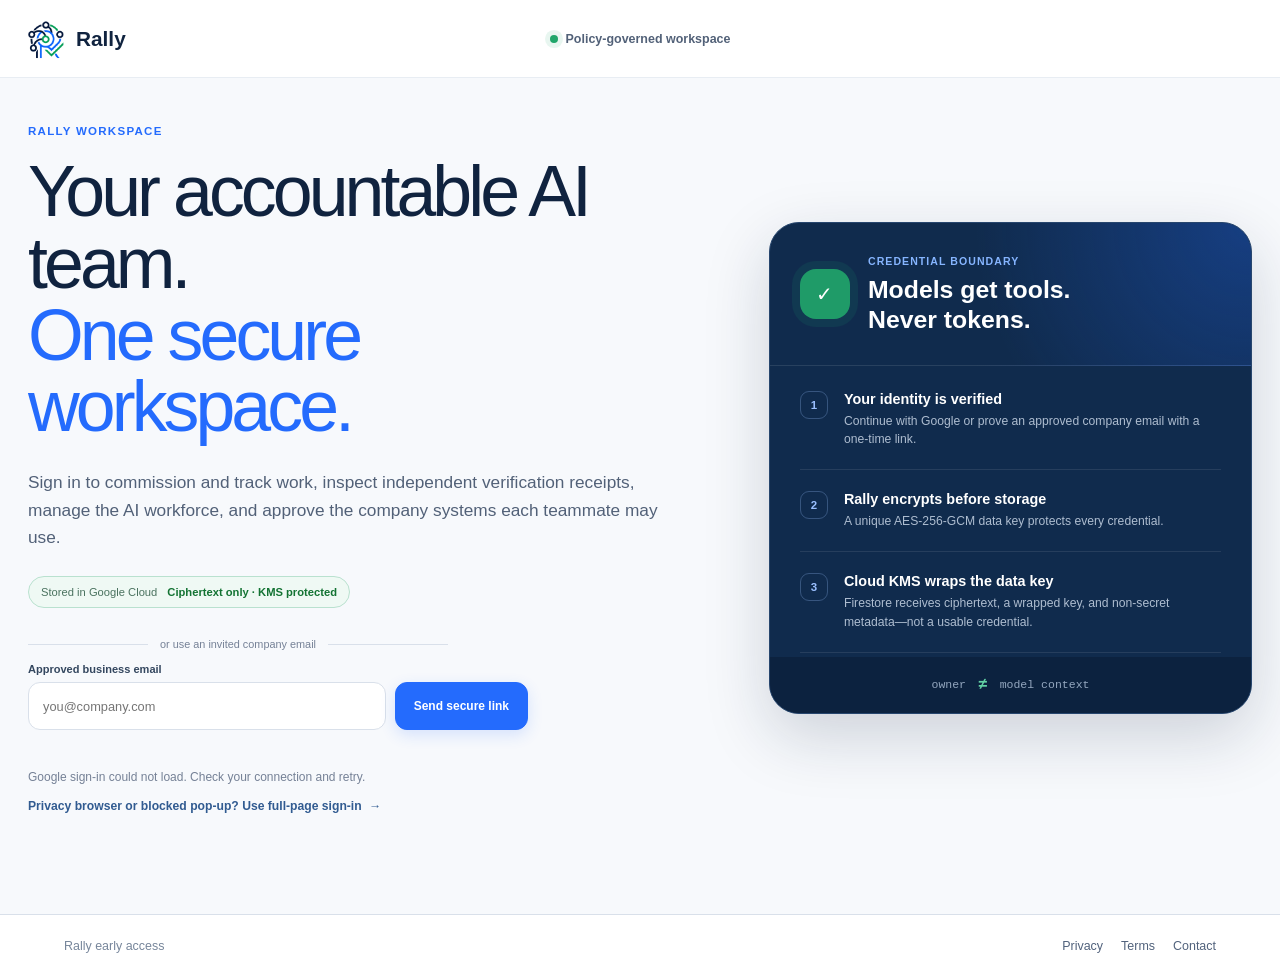
<file: site/admin/index.html>
<!doctype html>
<html lang="en">
<head>
  <meta charset="utf-8">
  <meta name="viewport" content="width=device-width,initial-scale=1">
  <meta name="robots" content="noindex,nofollow">
  <meta name="theme-color" content="#f7f9fc">
  <title>Rally Workspace · Work, workforce, and connections</title>
  <link rel="icon" href="../rally-symbol.png">
  <link rel="stylesheet" href="styles.css?v=20260831m">
  <script src="config.js?v=20260831i" defer></script>
  <script src="app.js?v=20260831m" defer></script>
</head>
<body>
  <a class="skip-link" href="#main">Skip to workspace</a>
  <header class="admin-header">
    <a class="brand" href="../" aria-label="Rally homepage"><img src="../rally-symbol.png" alt=""><span>Rally</span></a>
    <div class="header-trust"><span class="trust-dot"></span><span>Policy-governed workspace</span></div>
    <button class="text-button" type="button" data-sign-out hidden>Sign out</button>
  </header>

  <main id="main" tabindex="-1">
    <section class="signin-shell" data-signed-out>
      <div class="signin-copy">
        <p class="eyebrow">Rally workspace</p>
        <h1 tabindex="-1" data-signin-title>Your accountable AI team.<br><span>One secure workspace.</span></h1>
        <p class="lede">Sign in to commission and track work, inspect independent verification receipts, manage the AI workforce, and approve the company systems each teammate may use.</p>
        <div class="vault-location" aria-label="Credential storage location"><span>Stored in Google Cloud</span><b>Ciphertext only · KMS protected</b></div>
        <div class="signin-action">
          <div data-google-button></div>
          <div class="signin-divider"><span>or use an invited company email</span></div>
          <form class="magic-link-form" data-magic-link-form>
            <label for="magic-link-email">Approved business email</label>
            <div>
              <input id="magic-link-email" name="email" type="email" inputmode="email" autocomplete="email" maxlength="320" required placeholder="you@company.com" data-magic-link-email>
              <button type="submit" data-magic-link-submit>Send secure link</button>
            </div>
            <p class="magic-link-status" role="status" aria-live="polite" aria-atomic="true" data-magic-link-status></p>
          </form>
          <p class="configuration-note" role="status" aria-live="polite" aria-atomic="true" data-configuration-note>Checking secure sign-in…</p>
          <a class="signin-fallback" href="private-browser/">Privacy browser or blocked pop-up? Use full-page sign-in <span aria-hidden="true">→</span></a>
        </div>
      </div>
      <aside class="security-receipt" aria-label="Credential security architecture">
        <div class="receipt-heading"><span class="shield">✓</span><div><p>Credential boundary</p><h2>Models get tools.<br>Never tokens.</h2></div></div>
        <ol>
          <li><span>1</span><div><b>Your identity is verified</b><small>Continue with Google or prove an approved company email with a one-time link.</small></div></li>
          <li><span>2</span><div><b>Rally encrypts before storage</b><small>A unique AES-256-GCM data key protects every credential.</small></div></li>
          <li><span>3</span><div><b>Cloud KMS wraps the data key</b><small>Firestore receives ciphertext, a wrapped key, and non-secret metadata—not a usable credential.</small></div></li>
        </ol>
        <p class="receipt-rule"><span>owner</span><b>≠</b><span>model context</span></p>
      </aside>
    </section>

    <section class="dashboard workspace-shell" data-dashboard hidden>
      <aside class="workspace-sidebar" aria-label="Rally workspace">
        <div class="workspace-name"><span>Agent9</span><b>Rally workspace</b></div>
        <nav class="workspace-nav" aria-label="Workspace navigation">
          <button class="is-active" type="button" data-workspace-nav="work" aria-current="page"><span aria-hidden="true"><svg viewBox="0 0 20 20"><path d="M4 4.5h12v11H4zM7 8h6M7 11h6"/></svg></span>Work</button>
          <button type="button" data-workspace-nav="teammates"><span aria-hidden="true"><svg viewBox="0 0 20 20"><circle cx="7" cy="7" r="2.3"/><circle cx="13.5" cy="8" r="1.8"/><path d="M3.5 15c.4-2.4 1.6-3.6 3.5-3.6s3.1 1.2 3.5 3.6M11.3 12.1c2.7-.6 4.3.4 4.8 2.9"/></svg></span>Teammates</button>
          <button type="button" data-workspace-nav="workforce"><span aria-hidden="true"><svg viewBox="0 0 20 20"><circle cx="10" cy="10" r="2.2"/><circle cx="10" cy="10" r="6"/><path d="M10 2v2M10 16v2M2 10h2M16 10h2"/></svg></span>AI workforce</button>
          <button type="button" data-workspace-nav="connections"><span aria-hidden="true"><svg viewBox="0 0 20 20"><path d="M7.8 12.2 6 14a2.8 2.8 0 0 1-4-4l2.5-2.5a2.8 2.8 0 0 1 4 0M12.2 7.8 14 6a2.8 2.8 0 0 1 4 4l-2.5 2.5a2.8 2.8 0 0 1-4 0M7 13l6-6"/></svg></span>Connections</button>
          <button type="button" data-workspace-nav="policy"><span aria-hidden="true"><svg viewBox="0 0 20 20"><path d="M10 2.5 16 5v4.7c0 3.7-2.2 6.3-6 7.8-3.8-1.5-6-4.1-6-7.8V5zM7.2 10l1.8 1.8 3.8-4"/></svg></span>Policy</button>
        </nav>
        <div class="account-card"><img data-user-picture alt="" hidden><span class="account-initial" data-user-initial>R</span><div><b data-user-name>Rally administrator</b><small data-user-email></small></div></div>
      </aside>

      <div class="workspace-content">
        <section class="workspace-view" data-workspace-view="work">
          <div class="workspace-heading">
            <div><p class="eyebrow">Work</p><h1 tabindex="-1" data-dashboard-title>Your accountable team at work.</h1><p>Commission work by email, follow every active job, and inspect the evidence before anything is called complete.</p></div>
            <button class="workspace-primary" type="button" aria-expanded="false" aria-controls="manual-job-composer" data-open-job-composer>New job</button>
          </div>

          <div class="work-metrics" aria-label="Work status">
            <div><span data-metric-active>0</span><p>active jobs</p></div>
            <div><span data-metric-attention>0</span><p>need attention</p></div>
            <div><span data-metric-complete>0</span><p>completed</p></div>
            <div><span data-connection-count>0</span><p>certified systems</p></div>
          </div>

          <section class="commission-hub" data-onboarding aria-labelledby="commission-title">
            <header class="commission-intro">
              <div>
                <p class="eyebrow">Your accountable AI teammate</p>
                <h2 id="commission-title">Choose the role. Rally assembles the team.</h2>
                <p data-commission-summary>You define the business outcome. Rally quietly routes the right models, approved systems, recovery, and independent verification underneath.</p>
              </div>
              <div class="commission-intro-actions">
                <span class="commission-trust"><svg viewBox="0 0 20 20" aria-hidden="true"><path d="M10 2.5 16 5v4.7c0 3.7-2.2 6.3-6 7.8-3.8-1.5-6-4.1-6-7.8V5zM7.2 10l1.8 1.8 3.8-4"/></svg>Policy stays on</span>
                <button class="commission-setup-toggle" type="button" aria-expanded="true" aria-controls="assistant-setup" data-toggle-assistant-setup>Hide setup</button>
              </div>
            </header>

            <div class="assistant-setup" id="assistant-setup" aria-label="Configure an accountable AI teammate">
              <section class="setup-step setup-persona" aria-labelledby="setup-persona-title">
                <div class="setup-step-heading"><span>1</span><div><p>Choose an assistant</p><h3 id="setup-persona-title">Who should lead?</h3></div></div>
                <div class="persona-grid" role="group" aria-label="Assistant persona">
                  <button class="persona-card is-selected" type="button" data-assistant-persona="strategist" aria-pressed="true">
                    <span class="persona-mark" aria-hidden="true"><svg viewBox="0 0 24 24"><circle cx="12" cy="12" r="7.5"/><path d="m14.8 9.2-1.7 3.9-3.9 1.7 1.7-3.9z"/></svg></span>
                    <span><b>Executive strategist</b><small>Research, decide, brief</small></span>
                  </button>
                  <button class="persona-card" type="button" data-assistant-persona="security" aria-pressed="false">
                    <span class="persona-mark" aria-hidden="true"><svg viewBox="0 0 24 24"><path d="M12 3 19 6v5.5c0 4.3-2.5 7.4-7 9.2-4.5-1.8-7-4.9-7-9.2V6z"/><path d="m9 12 2 2 4-4"/></svg></span>
                    <span><b>Security lead</b><small>Assess, harden, prove</small></span>
                  </button>
                  <button class="persona-card" type="button" data-assistant-persona="creative" aria-pressed="false">
                    <span class="persona-mark" aria-hidden="true"><svg viewBox="0 0 24 24"><path d="m12 3 1.5 5.5L19 10l-5.5 1.5L12 17l-1.5-5.5L5 10l5.5-1.5z"/><path d="m18.5 16 .7 2.3 2.3.7-2.3.7-.7 2.3-.7-2.3-2.3-.7 2.3-.7z"/></svg></span>
                    <span><b>Creative director</b><small>Concept, create, refine</small></span>
                  </button>
                </div>
              </section>

              <section class="setup-step setup-posture" aria-labelledby="setup-posture-title">
                <div class="setup-step-heading"><span>2</span><div><p>Set expertise &amp; autonomy</p><h3 id="setup-posture-title">How should it work?</h3></div></div>
                <div class="posture-control">
                  <span>Expertise</span>
                  <div class="segmented-control" role="group" aria-label="Expertise depth">
                    <button class="is-selected" type="button" data-expertise="balanced" aria-pressed="true">Focused</button>
                    <button type="button" data-expertise="deep" aria-pressed="false">Deep specialist</button>
                  </div>
                </div>
                <div class="posture-control">
                  <span>Autonomy</span>
                  <div class="segmented-control" role="group" aria-label="Recovery autonomy">
                    <button type="button" data-autonomy="guarded" aria-pressed="false">Guarded</button>
                    <button class="is-selected" type="button" data-autonomy="resilient" aria-pressed="true">Resilient <em>Recommended</em></button>
                  </div>
                </div>
                <p class="posture-note" data-posture-note>One bounded recovery handoff is allowed. A different model must still approve the work.</p>
              </section>

              <section class="setup-step setup-assets" aria-labelledby="setup-assets-title">
                <div class="setup-step-heading"><span>3</span><div><p>Connect approved assets</p><h3 id="setup-assets-title">Give it trusted context.</h3></div></div>
                <div class="asset-status"><strong data-connection-count>0</strong><span><b>certified systems</b><small>Optional for the first job. Nothing is implied as connected until discovery and a live read pass.</small></span></div>
                <button class="setup-action" type="button" data-open-connections>Manage approved systems <span aria-hidden="true">&#8594;</span></button>
              </section>

              <section class="setup-step setup-channel" aria-labelledby="setup-channel-title">
                <div class="setup-step-heading"><span>4</span><div><p>Choose communication</p><h3 id="setup-channel-title">Two doors. One accountable queue.</h3></div></div>
                <div class="channel-grid">
                  <button class="channel-card is-primary" type="button" aria-expanded="false" aria-controls="manual-job-composer" data-open-job-composer>
                    <span class="channel-icon" aria-hidden="true"><svg viewBox="0 0 24 24"><path d="M5 4.5h14v15H5zM8 9h8M8 13h5"/></svg></span>
                    <span><b>Dashboard</b><small>Write a request here</small></span><span aria-hidden="true">&#8595;</span>
                  </button>
                  <a class="channel-card" href="?view=teammates" data-first-job-link="email-door">
                    <span class="channel-icon" aria-hidden="true"><svg viewBox="0 0 24 24"><rect x="3.5" y="5.5" width="17" height="13" rx="2"/><path d="m5 8 7 5 7-5"/></svg></span>
                    <span><b>Email</b><small data-commission-address>Finish email setup</small></span><span aria-hidden="true">&#8599;</span>
                  </a>
                  <button class="channel-card is-future" type="button" disabled aria-disabled="true">
                    <span class="channel-icon" aria-hidden="true"><svg viewBox="0 0 24 24"><path d="M5 5.5h14v10H9l-4 3z"/><path d="M9 9h6M9 12h4"/></svg></span>
                    <span><b>Messenger</b><small>Planned, not available</small></span><em>Future</em>
                  </button>
                </div>
              </section>
            </div>

            <form class="job-composer" id="manual-job-composer" data-job-form aria-labelledby="job-composer-title" aria-busy="false" hidden>
              <div class="job-composer-heading">
                <div><p class="eyebrow">New dashboard job</p><h3 id="job-composer-title" tabindex="-1">Describe the outcome—not the busywork.</h3><p class="composer-brief"><span data-composer-persona>Executive strategist</span><span data-composer-expertise>Focused expertise</span><span data-composer-autonomy>Resilient recovery</span></p></div>
                <button type="button" aria-label="Close new job form" data-close-job-composer>&times;</button>
              </div>
              <div class="job-fields">
                <label><span>Job title</span><input name="title" type="text" required maxlength="160" autocomplete="off" placeholder="Audit our launch readiness" data-job-title></label>
                <label class="job-goal"><span>What does done look like?</span><textarea name="goal" rows="4" required maxlength="6000" placeholder="Review the launch plan, identify material gaps, and return a prioritized recommendation with evidence." data-job-goal></textarea></label>
              </div>
              <details class="job-continuity">
                <summary>Continuity options</summary>
                <div class="job-options">
                  <label><span>Source run ID <small>optional</small></span><input name="source_run_id" type="text" maxlength="128" pattern="[A-Za-z0-9][A-Za-z0-9._:-]*" autocomplete="off" spellcheck="false" placeholder="Continue or recover an earlier run" data-job-source-run></label>
                  <label class="job-checkbox"><input name="second_wind" type="checkbox" checked data-job-second-wind><span><b>Allow Second Wind</b><small>One bounded recovery handoff. Independent approval still applies.</small></span></label>
                </div>
              </details>
              <div class="job-submit-row"><p role="status" aria-live="polite" aria-atomic="true" data-job-form-status></p><button class="workspace-primary" type="submit" data-job-submit>Accept into queue</button></div>
            </form>

            <div class="job-acceptance" role="status" aria-live="polite" aria-atomic="false" tabindex="-1" data-job-receipt hidden>
              <span class="job-acceptance-mark" aria-hidden="true">&#10003;</span>
              <div><p>Accepted into Rally</p><h3 data-job-receipt-title>Job accepted</h3><p><code data-job-receipt-id></code><span data-job-receipt-detail>Queued with Rally policy attached.</span></p></div>
              <div class="job-acceptance-actions"><button type="button" data-view-accepted-job>View job</button><button type="button" data-compose-another>Add another</button></div>
            </div>
          </section>

          <div class="work-board">
            <section class="run-queue" aria-labelledby="queue-title">
              <div class="queue-heading"><div><p class="eyebrow">Task management</p><div class="queue-title-line"><h2 id="queue-title">Work queue</h2><span class="workspace-live-status" data-state="paused" data-workspace-live-status>Updates paused</span></div></div><label><span class="sr-only">Search work</span><input type="search" placeholder="Search jobs" autocomplete="off" data-work-search></label></div>
              <div class="queue-filters" role="group" aria-label="Filter work"><button class="is-active" type="button" data-run-filter="all">All</button><button type="button" data-run-filter="running">Active</button><button type="button" data-run-filter="attention">Attention</button><button type="button" data-run-filter="complete">Complete</button></div>
              <div class="run-list" data-work-run-list aria-live="polite"><div class="run-loading"><span></span><p>Loading your workspace queue…</p></div></div>
            </section>
            <section class="run-detail" data-work-run-detail aria-live="polite" tabindex="-1"><div class="run-detail-empty"><span>↗</span><h2>Select a job</h2><p>Open a run to inspect its progress, workers, checklist, and independent verification receipts.</p></div></section>
          </div>
        </section>

        <section class="workspace-view" data-workspace-view="teammates" hidden>
          <div class="workspace-heading"><div><p class="eyebrow">Teammates</p><h1 tabindex="-1">Create the role people will work with.</h1><p>A teammate is the durable business identity. Models are workers behind it; email providers are channels beneath it.</p></div><button class="workspace-secondary" type="button" data-focus-teammate-form>New teammate</button></div>
          <div class="teammate-boundary"><b>Identity before infrastructure</b><p>Choosing a provider creates a workspace-owned setup record. Rally marks the address live only after the provider authorization, DNS, or bidirectional verification step genuinely passes.</p></div>
          <div class="teammate-layout">
            <section class="teammate-roster" aria-labelledby="teammate-roster-title">
              <div class="teammate-section-heading"><p class="eyebrow">Your team</p><h2 id="teammate-roster-title">Persistent business roles</h2></div>
              <div class="teammate-list" data-teammate-list aria-live="polite"><div class="run-loading"><span></span><p>Loading teammates…</p></div></div>
            </section>

            <form class="teammate-form" data-teammate-form aria-labelledby="teammate-form-title">
              <div class="teammate-form-heading"><p class="eyebrow">New teammate</p><h2 id="teammate-form-title" tabindex="-1">Name the role. Then choose where it lives.</h2><p>The email identity belongs to this workspace and remains separate from model credentials and company-system access.</p></div>

              <fieldset>
                <legend>1. Business identity</legend>
                <div class="teammate-fields two-column">
                  <label><span>Teammate name</span><input name="name" type="text" maxlength="80" required placeholder="Rally Research" data-teammate-name></label>
                  <label><span>Role</span><select name="role" required data-teammate-role><option value="research">Research</option><option value="security">Security</option><option value="operations">Operations</option><option value="finance">Finance</option><option value="customer_success">Customer success</option><option value="general">General dispatcher</option><option value="custom">Custom role</option></select></label>
                  <label class="full-column" data-custom-role-field hidden><span>Custom role</span><input name="custom_role" type="text" maxlength="120" placeholder="Procurement analyst" data-custom-role></label>
                  <label class="full-column"><span>Accountable human owner</span><input name="human_owner_email" type="email" maxlength="320" required autocomplete="email" placeholder="owner@company.com" data-teammate-owner></label>
                </div>
              </fieldset>

              <fieldset>
                <legend>2. Email identity</legend>
                <p class="field-intro">Company-owned mail is preferred. A Rally-domain identity is available only as a temporary trial.</p>
                <div class="email-provider-grid" data-email-provider-options aria-live="polite"><div class="provider-loading">Loading provider options…</div></div>
                <div class="teammate-fields email-address-fields">
                  <label><span>Address</span><input name="email_local_part" type="text" maxlength="64" required placeholder="research" autocapitalize="none" spellcheck="false" data-email-local></label>
                  <span class="address-at" aria-hidden="true">@</span>
                  <label><span>Domain</span><input name="email_domain" type="text" maxlength="253" required placeholder="ai.company.com" autocapitalize="none" spellcheck="false" data-email-domain></label>
                </div>
                <div class="connection-choice" data-email-methods></div>
                <p class="provider-readiness" data-provider-readiness role="status" aria-live="polite"></p>
              </fieldset>

              <fieldset>
                <legend>3. Who may commission it?</legend>
                <div class="teammate-fields">
                  <label><span>Reachability</span><select name="reachability" data-teammate-reachability><option value="selected_senders">Selected senders</option><option value="entire_company">Entire company</option><option value="approved_domains">Approved people or domains</option><option value="public_intake">Public intake — no privileged context</option></select></label>
                  <label><span>Additional approved senders <small>optional</small></span><textarea name="allowed_senders" rows="3" maxlength="16000" placeholder="analyst@company.com, @trusted-partner.com" data-allowed-senders></textarea><small>Separate addresses or @domains with commas or new lines. The human owner is always included.</small></label>
                </div>
              </fieldset>

              <div class="teammate-submit-row"><p data-teammate-form-status role="status" aria-live="polite"></p><button class="workspace-primary" type="submit" data-teammate-submit>Create teammate</button></div>
            </form>
          </div>
        </section>

        <section class="workspace-view" data-workspace-view="workforce" hidden>
          <div class="workspace-heading"><div><p class="eyebrow">AI workforce</p><h1 tabindex="-1">The workers behind every teammate.</h1><p>These model families perform parts of a job. Your customer-facing teammates remain stable even when Rally routes work to a different provider.</p></div></div>
          <div class="workforce-callout"><b>Current pilot boundary</b><p>The active fleet is authenticated on Rally’s approved execution host. Business-system OAuth does not authorize a model account, and Rally never copies consumer session tokens into its web control plane.</p></div>
          <div class="workforce-grid">
            <article><header><img src="../brandmarks/google.svg" alt=""><span class="worker-ready">Active</span></header><p class="worker-company">Google</p><h2>Gemini</h2><p>Coordinates the commission through Google ADK and participates as an independent worker.</p><footer><span>Google Cloud + approved host</span><b>Ready</b></footer></article>
            <article><header><img src="../brandmarks/claude.svg" alt=""><span class="worker-ready">Active</span></header><p class="worker-company">Anthropic</p><h2>Claude</h2><p>Implements and reviews through an approved, separately authenticated Claude runtime.</p><footer><span>Approved host identity</span><b>Ready</b></footer></article>
            <article><header><img src="../brandmarks/openai.svg" alt=""><span class="worker-ready">Active</span></header><p class="worker-company">OpenAI</p><h2>Codex</h2><p>Implements and verifies through a per-user Codex sign-in isolated from company connectors.</p><footer><span>Approved host identity</span><b>Ready</b></footer></article>
            <article class="worker-candidate"><header><span class="xai-mark">xAI</span><span>Candidate</span></header><p class="worker-company">xAI</p><h2>Grok Build</h2><p>Headless CLI and device-code/API-key authentication make Grok a strong fourth-family candidate. It remains off until isolation and execution-symmetry tests pass.</p><footer><span>Evaluated, not enabled</span><b>Next</b></footer></article>
          </div>
          <p class="workforce-rule"><b>Rally’s minimum:</b> at least two distinct model families. A worker may repair another provider’s failure through Second Wind, but it still cannot approve its own work.</p>
        </section>

        <section class="workspace-view" data-workspace-view="connections" hidden>
          <div class="workspace-heading connection-workspace-heading"><div><p class="eyebrow">Connections</p><h1 tabindex="-1">Bring approved company context.</h1><p>Connections are optional for a first run. When you add one, Rally prefers provider consent, certifies the exact read surface, and keeps every token away from model context.</p></div><button class="workspace-secondary" type="button" data-back-to-work>Skip for now</button></div>
          <div class="vault-summary" aria-label="Vault status">
            <div><span data-connection-count>0</span><p>certified connections</p></div>
            <div><span>9</span><p>supported systems</p></div>
            <div><span>0</span><p>keys exposed to models</p></div>
            <div class="kms-proof"><span>✓</span><p><b>Google Cloud KMS</b><small>Envelope encryption active</small></p></div>
          </div>
          <div class="connection-heading"><div><p class="eyebrow">Business systems</p><h2>One approval when the provider allows it.</h2></div><p>OAuth is the default experience. A restricted credential appears only where a provider cannot yet complete a Rally-owned consent flow.</p></div>
          <div class="connection-grid" data-connection-grid>
            <article class="connection-card is-pending" data-connector="google-workspace"><header><img src="../brandmarks/google.svg" alt=""><span class="connection-state" role="status" aria-live="polite" aria-atomic="true">Coming soon</span></header><h3>Google Workspace</h3><p>One approval for a governed bundle of Drive, Docs, Sheets, Slides, Calendar, Gmail, Chat, and contacts.</p><footer><span data-connection-method>One secure sign-in</span><button type="button" data-primary-action disabled>Not available yet</button></footer></article>
            <article class="connection-card is-pending" data-connector="slack"><header><img src="../brandmarks/slack.svg" alt=""><span class="connection-state" role="status" aria-live="polite" aria-atomic="true">Coming soon</span></header><h3>Slack</h3><p>Search decisions, understand history, and prepare governed team updates.</p><footer><span data-connection-method>Workspace approval</span><button type="button" data-primary-action disabled>Not available yet</button></footer></article>
            <article class="connection-card" data-connector="github" data-kind="bearer_token"><header><img src="../brandmarks/github.svg" alt=""><span class="connection-state" role="status" aria-live="polite" aria-atomic="true">Ready to connect</span></header><h3>GitHub</h3><p>Repositories, issues, and pull requests through a read-only, locked-down MCP path.</p><footer><span data-connection-method>Fine-grained access</span><button type="button" data-primary-action>Connect</button></footer></article>
            <article class="connection-card" data-connector="cloudflare" data-kind="api_key"><header><img src="../brandmarks/cloudflare.svg" alt=""><span class="connection-state" role="status" aria-live="polite" aria-atomic="true">Ready to connect</span></header><h3>Cloudflare</h3><p>Investigate Worker logs and metrics through Cloudflare’s scoped Observability MCP server.</p><footer><span data-connection-method>Secure sign-in</span><button type="button" data-primary-action>Connect</button></footer></article>
            <article class="connection-card" data-connector="n8n" data-kind="api_key"><header><img src="../brandmarks/n8n.svg" alt=""><span class="connection-state" role="status" aria-live="polite" aria-atomic="true">Ready to connect</span></header><h3>n8n</h3><p>Only administrator-approved workflows exposed as bounded company tools.</p><footer><span data-connection-method>Choose workflows</span><button type="button" data-primary-action>Connect</button></footer></article>
            <article class="connection-card" data-connector="stripe" data-kind="api_key"><header><img src="../brandmarks/stripe.svg" alt=""><span class="connection-state" role="status" aria-live="polite" aria-atomic="true">Ready to connect</span></header><h3>Stripe</h3><p>Inspect account context and Stripe’s API reference without enabling money movement.</p><footer><span data-connection-method>Secure sign-in</span><button type="button" data-primary-action>Connect</button></footer></article>
            <article class="connection-card" data-connector="atlassian" data-kind="bearer_token"><header><img src="../brandmarks/atlassian.svg" alt=""><span class="connection-state" role="status" aria-live="polite" aria-atomic="true">Ready to connect</span></header><h3>Atlassian</h3><p>Jira, Confluence, and Compass context in one accountable assignment.</p><footer><span data-connection-method>Secure sign-in</span><button type="button" data-primary-action>Connect</button></footer></article>
            <article class="connection-card is-pending" data-connector="salesforce"><header><img src="../brandmarks/salesforce.svg" alt=""><span class="connection-state" role="status" aria-live="polite" aria-atomic="true">Coming soon</span></header><h3>Salesforce</h3><p>Customer, pipeline, and service records through a read-first SObject boundary.</p><footer><span data-connection-method>Admin approval</span><button type="button" data-primary-action disabled>Not available yet</button></footer></article>
            <article class="connection-card" data-connector="hyperagent"><header><img src="../brandmarks/hyperagent.svg" alt=""><span class="connection-state" role="status" aria-live="polite" aria-atomic="true">Ready to connect</span></header><h3>HyperAgent</h3><p>Review agent threads and pending approvals through a verified agent interface.</p><footer><span data-connection-method>Secure sign-in</span><button type="button" data-primary-action>Connect</button></footer></article>
          </div>
          <p class="vault-boundary"><b>Certification boundary:</b> “Certified” means Rally completed provider authorization, matched the live MCP tools to a committed safe preset, and passed one fixed read-only canary. An encrypted credential or a successful tool list alone never enables an adapter.</p>
        </section>

        <section class="workspace-view" data-workspace-view="policy" hidden>
          <div class="workspace-heading"><div><p class="eyebrow">Policy</p><h1 tabindex="-1">Accountability outside the prompt.</h1><p>Models propose work. Rally’s deterministic control plane decides what may run, what needs approval, and when a claim is complete.</p></div></div>
          <div class="policy-grid"><article><span>01</span><h2>No self-approval</h2><p>An item reaches done only when a different model family verifies the owner’s work.</p></article><article><span>02</span><h2>Least privilege</h2><p>Every run freezes its allowed systems and tools before a worker receives the job.</p></article><article><span>03</span><h2>Bounded recovery</h2><p>Second Wind may hand a failure to another family once; it never waives independent review.</p></article><article><span>04</span><h2>Receipts, not confidence</h2><p>Evidence, verifier identity, policy decisions, and residual risk stay attached to the run.</p></article></div>
        </section>
      </div>
    </section>
  </main>

  <footer class="admin-legal"><span>Rally early access</span><nav aria-label="Legal"><a href="../privacy/">Privacy</a><a href="../terms/">Terms</a><a href="mailto:terry@agent9.dev">Contact</a></nav></footer>

  <dialog class="credential-dialog" data-credential-dialog aria-labelledby="credential-title" aria-describedby="credential-copy">
    <form method="dialog" aria-busy="false" aria-describedby="credential-copy credential-safety credential-status" data-credential-form>
      <button class="dialog-close" type="button" aria-label="Close" data-dialog-close>×</button>
      <p class="eyebrow" data-dialog-eyebrow>Secure connection</p>
      <h2 id="credential-title">Secure a credential</h2>
      <p id="credential-copy" data-dialog-copy>The value travels once over HTTPS to Rally’s isolated Google Cloud control plane and is encrypted before Firestore persists it.</p>
      <ol class="activation-rail" aria-label="Connection stages" aria-busy="false" data-activation-rail>
        <li class="is-active" aria-current="step"><span>1</span><b>Authorize</b></li><li><span>2</span><b>Discover</b></li><li><span>3</span><b>Test</b></li><li><span>4</span><b>Certify</b></li>
      </ol>
      <div class="dialog-field" data-endpoint-field hidden>
        <label for="connector-endpoint">Your n8n connection URL</label>
        <input id="connector-endpoint" name="endpoint" type="url" inputmode="url" autocomplete="url" spellcheck="false" maxlength="2048" aria-describedby="connector-endpoint-help" placeholder="https://company.app.n8n.cloud/mcp-server/http">
        <small id="connector-endpoint-help">In n8n, open Settings → Instance-level MCP and copy the connection URL.</small>
      </div>
      <div class="dialog-field" data-workflow-field hidden>
        <label for="workflow-ids">Approved workflow IDs</label>
        <textarea id="workflow-ids" name="workflow_ids" rows="3" autocomplete="off" spellcheck="false" maxlength="16448" aria-describedby="workflow-ids-help" placeholder="workflow-id-1, workflow-id-2"></textarea>
        <small id="workflow-ids-help">Rally will reject every n8n workflow outside this explicit list, even if the provider credential could reach it.</small>
      </div>
      <div class="dialog-field" data-credential-field hidden>
        <label for="credential-value" data-credential-label>Credential value</label>
        <input id="credential-value" name="credential" type="password" autocomplete="off" spellcheck="false" maxlength="65536" aria-describedby="credential-value-help">
        <small id="credential-value-help">Rally encrypts this value server-side, clears this field before testing, and never sends it to a model.</small>
        <a class="provider-guide" href="#" target="_blank" rel="noopener noreferrer" data-token-guide>Open provider instructions <span aria-hidden="true">↗</span></a>
      </div>
      <button class="advanced-credential" type="button" data-advanced-token hidden>Advanced: use a restricted credential</button>
      <div class="dialog-safety" data-dialog-safety><span>✓</span><p id="credential-safety">Never saved to browser storage. Cleared from this form before verification. Never placed in model context.</p></div>
      <p class="form-status" id="credential-status" data-form-status role="status" aria-live="polite" aria-atomic="true"></p>
      <button class="primary-button" type="submit" aria-describedby="credential-safety credential-status" data-dialog-submit>Secure and test</button>
    </form>
  </dialog>
  <div class="connection-toast" role="status" aria-live="polite" aria-atomic="true" data-connection-toast hidden></div>
</body>
</html>
</file>
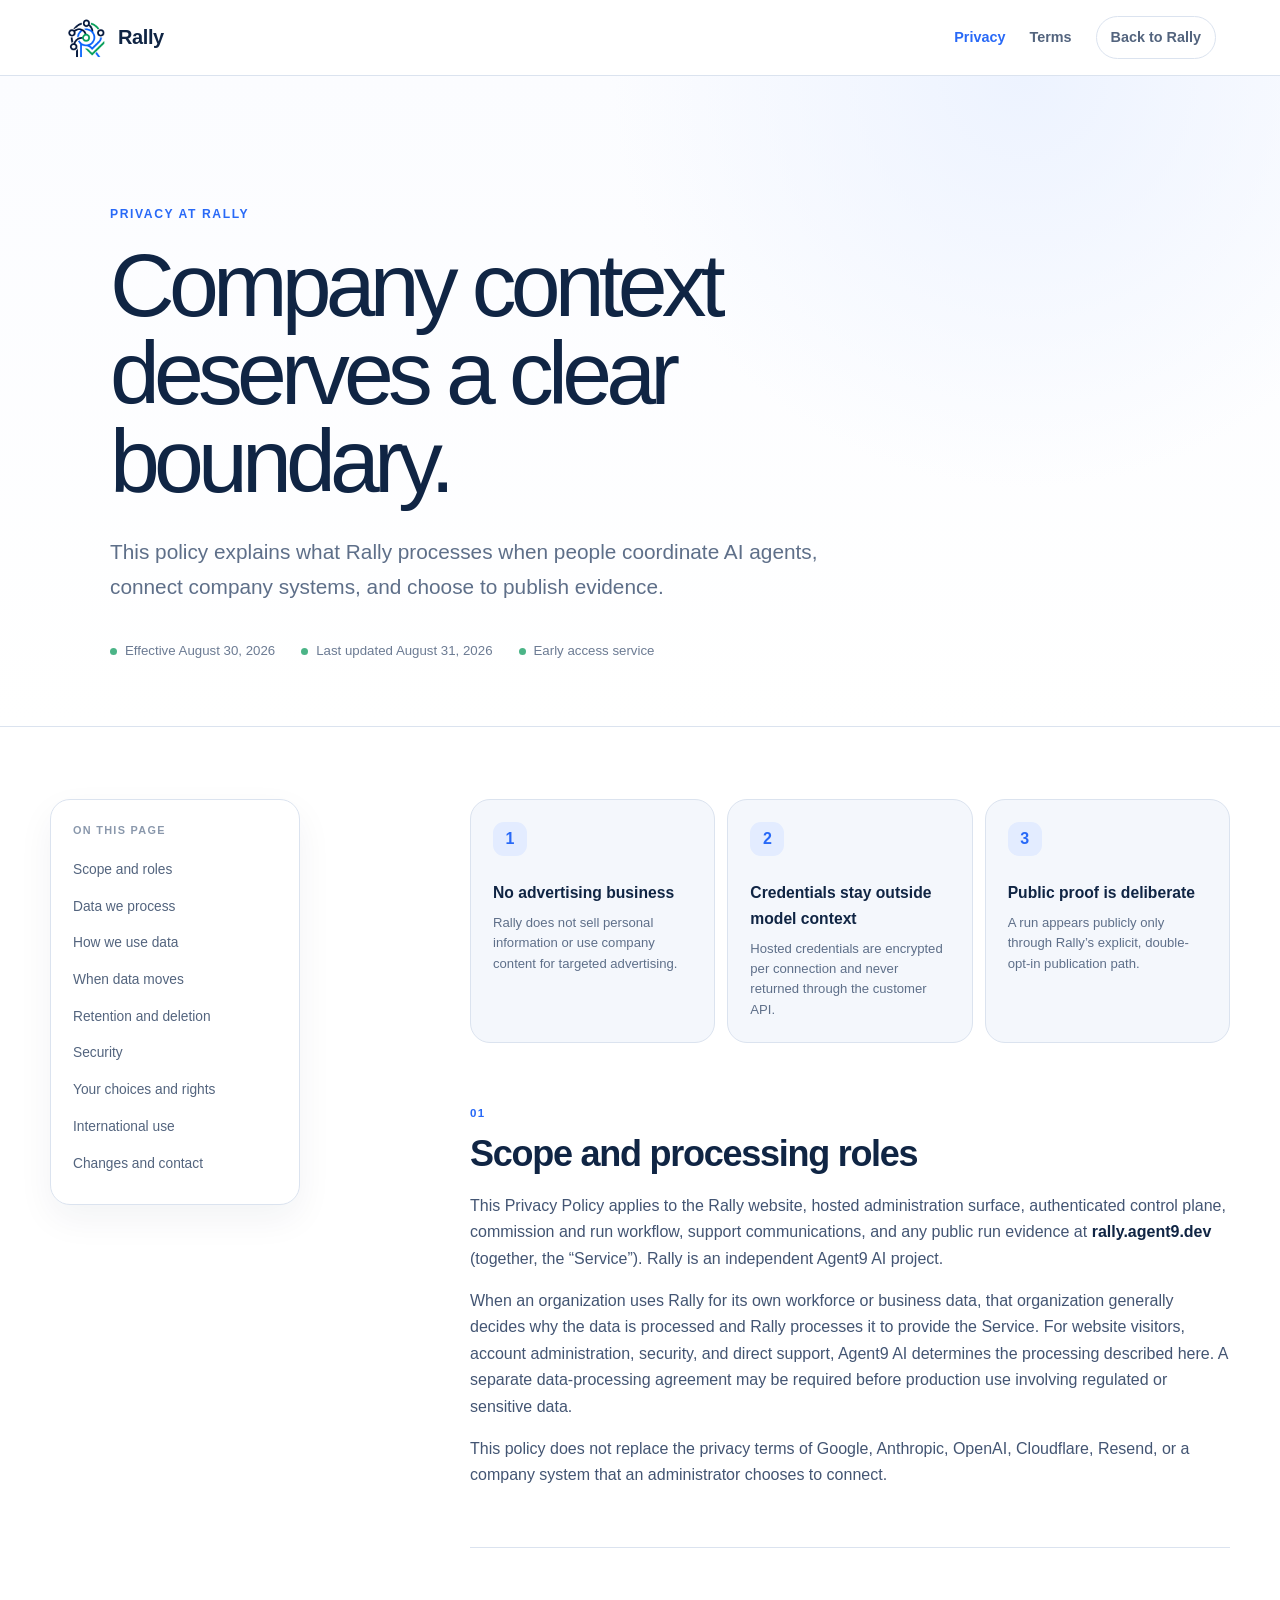
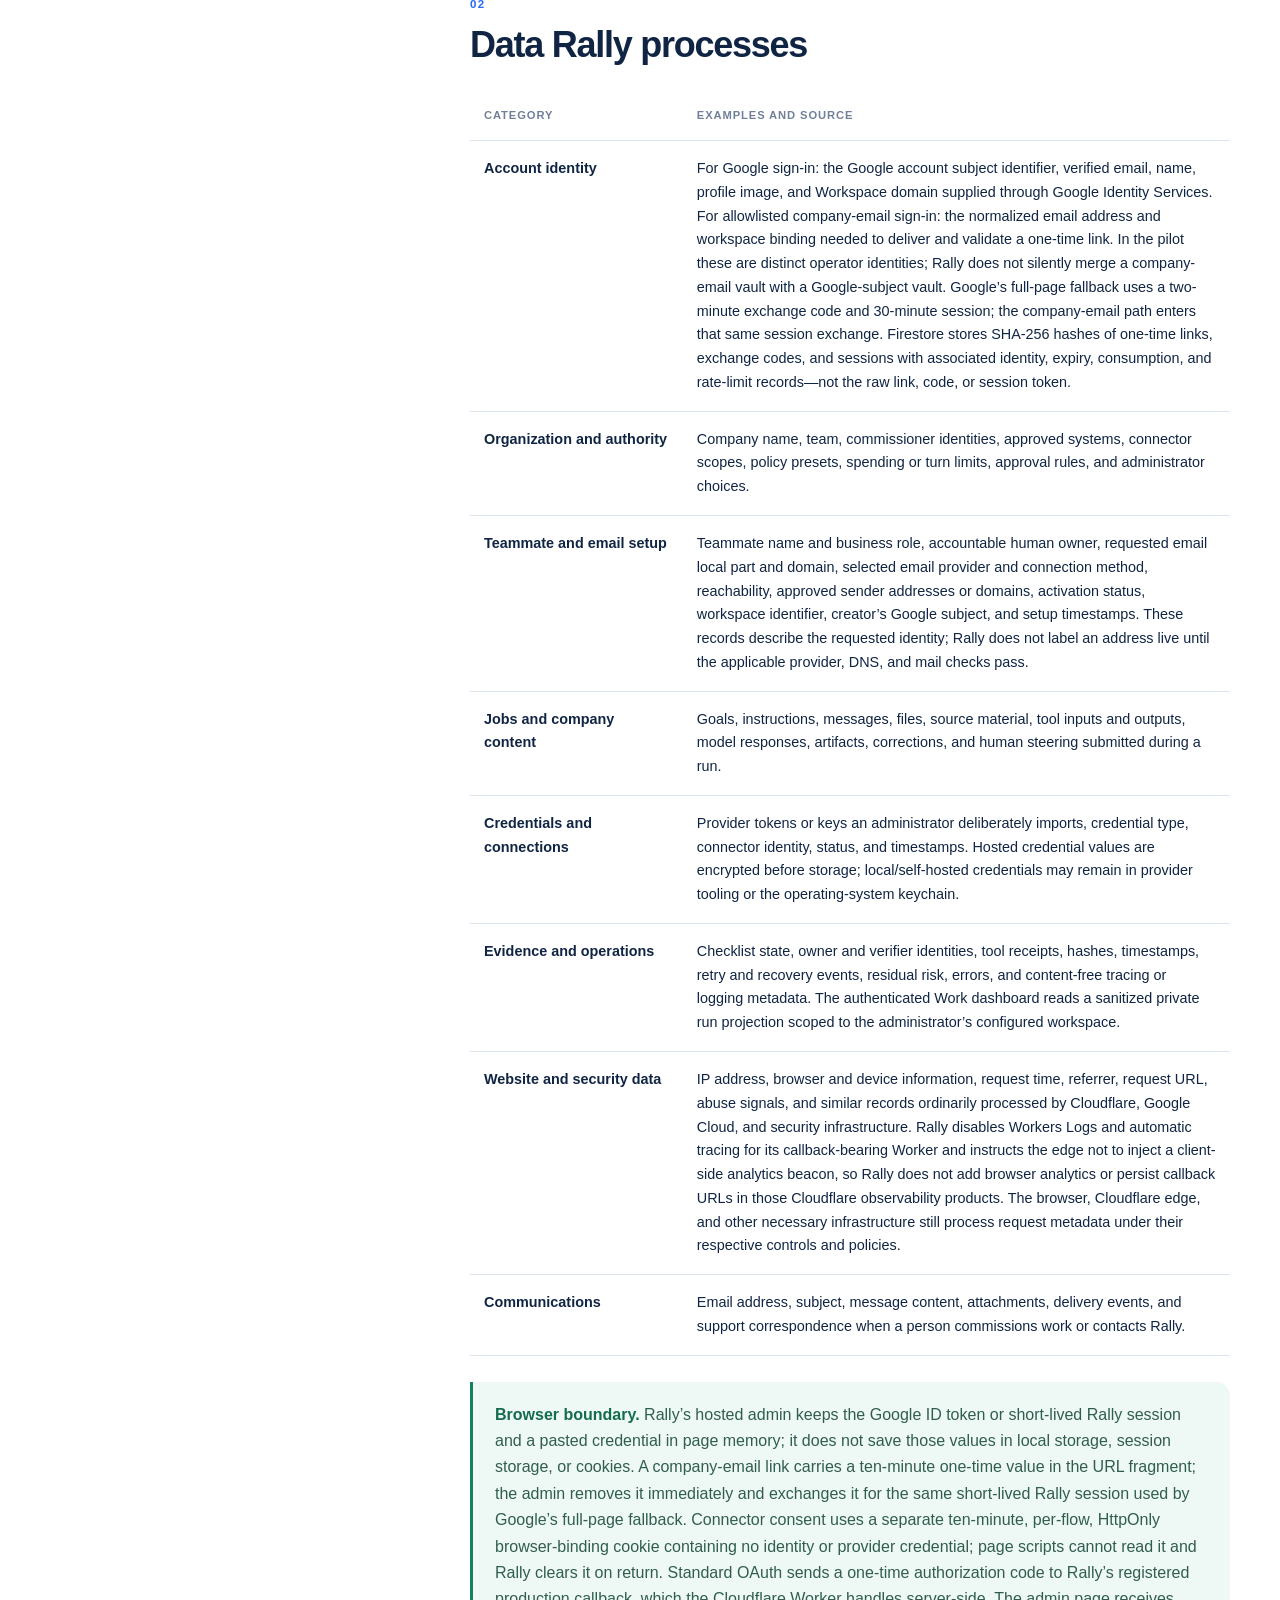
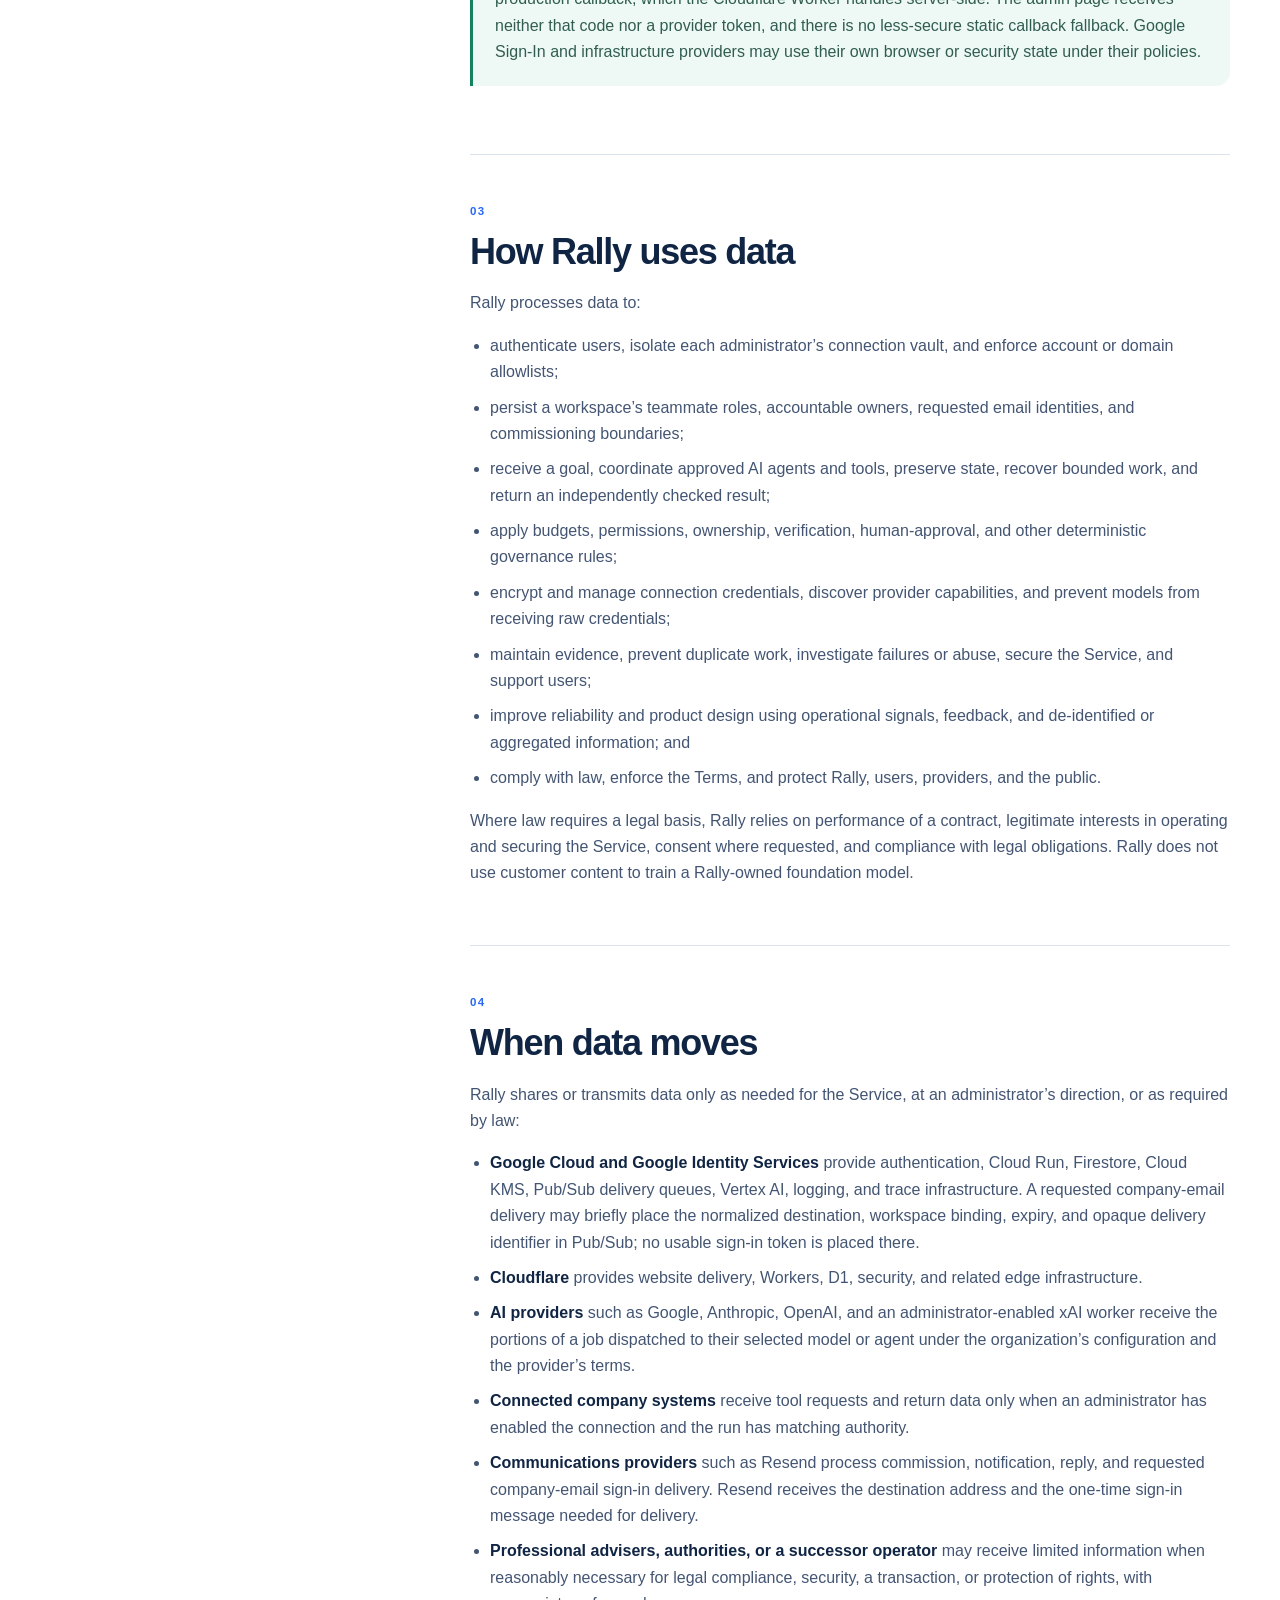
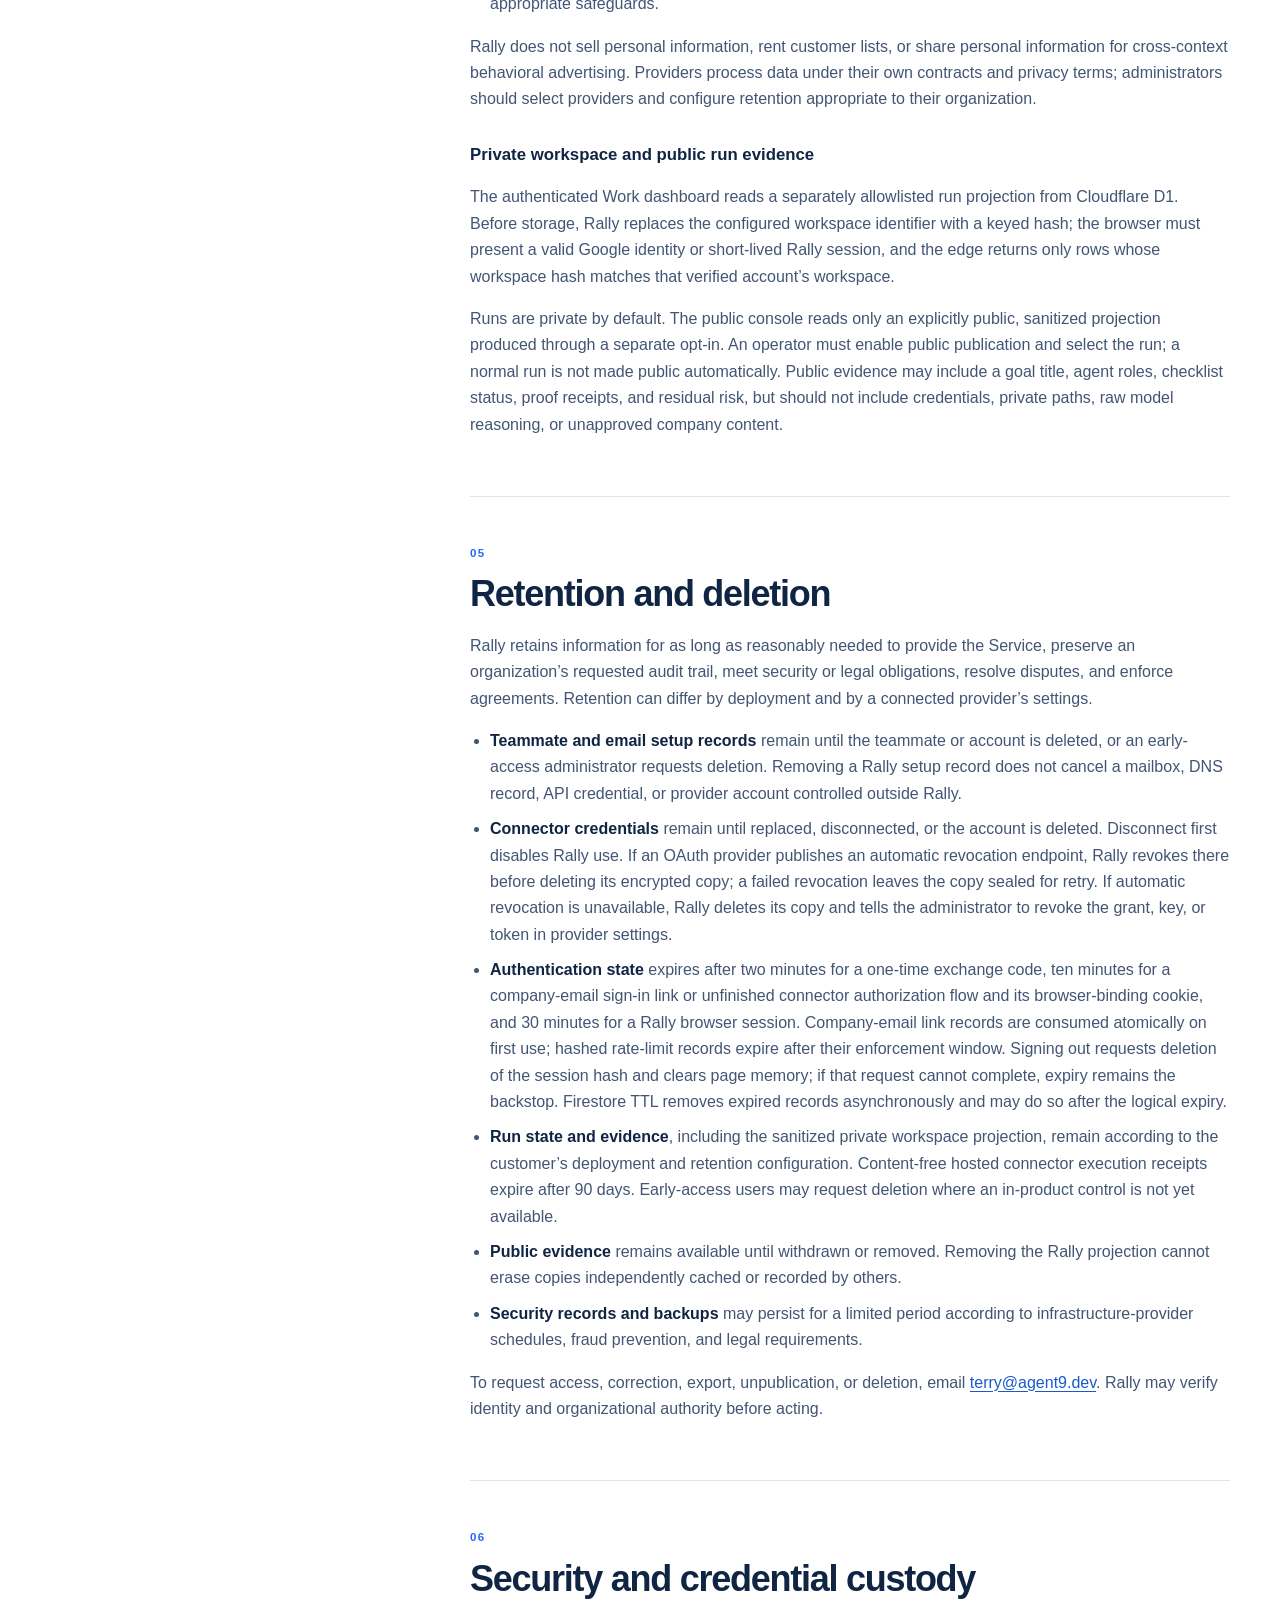
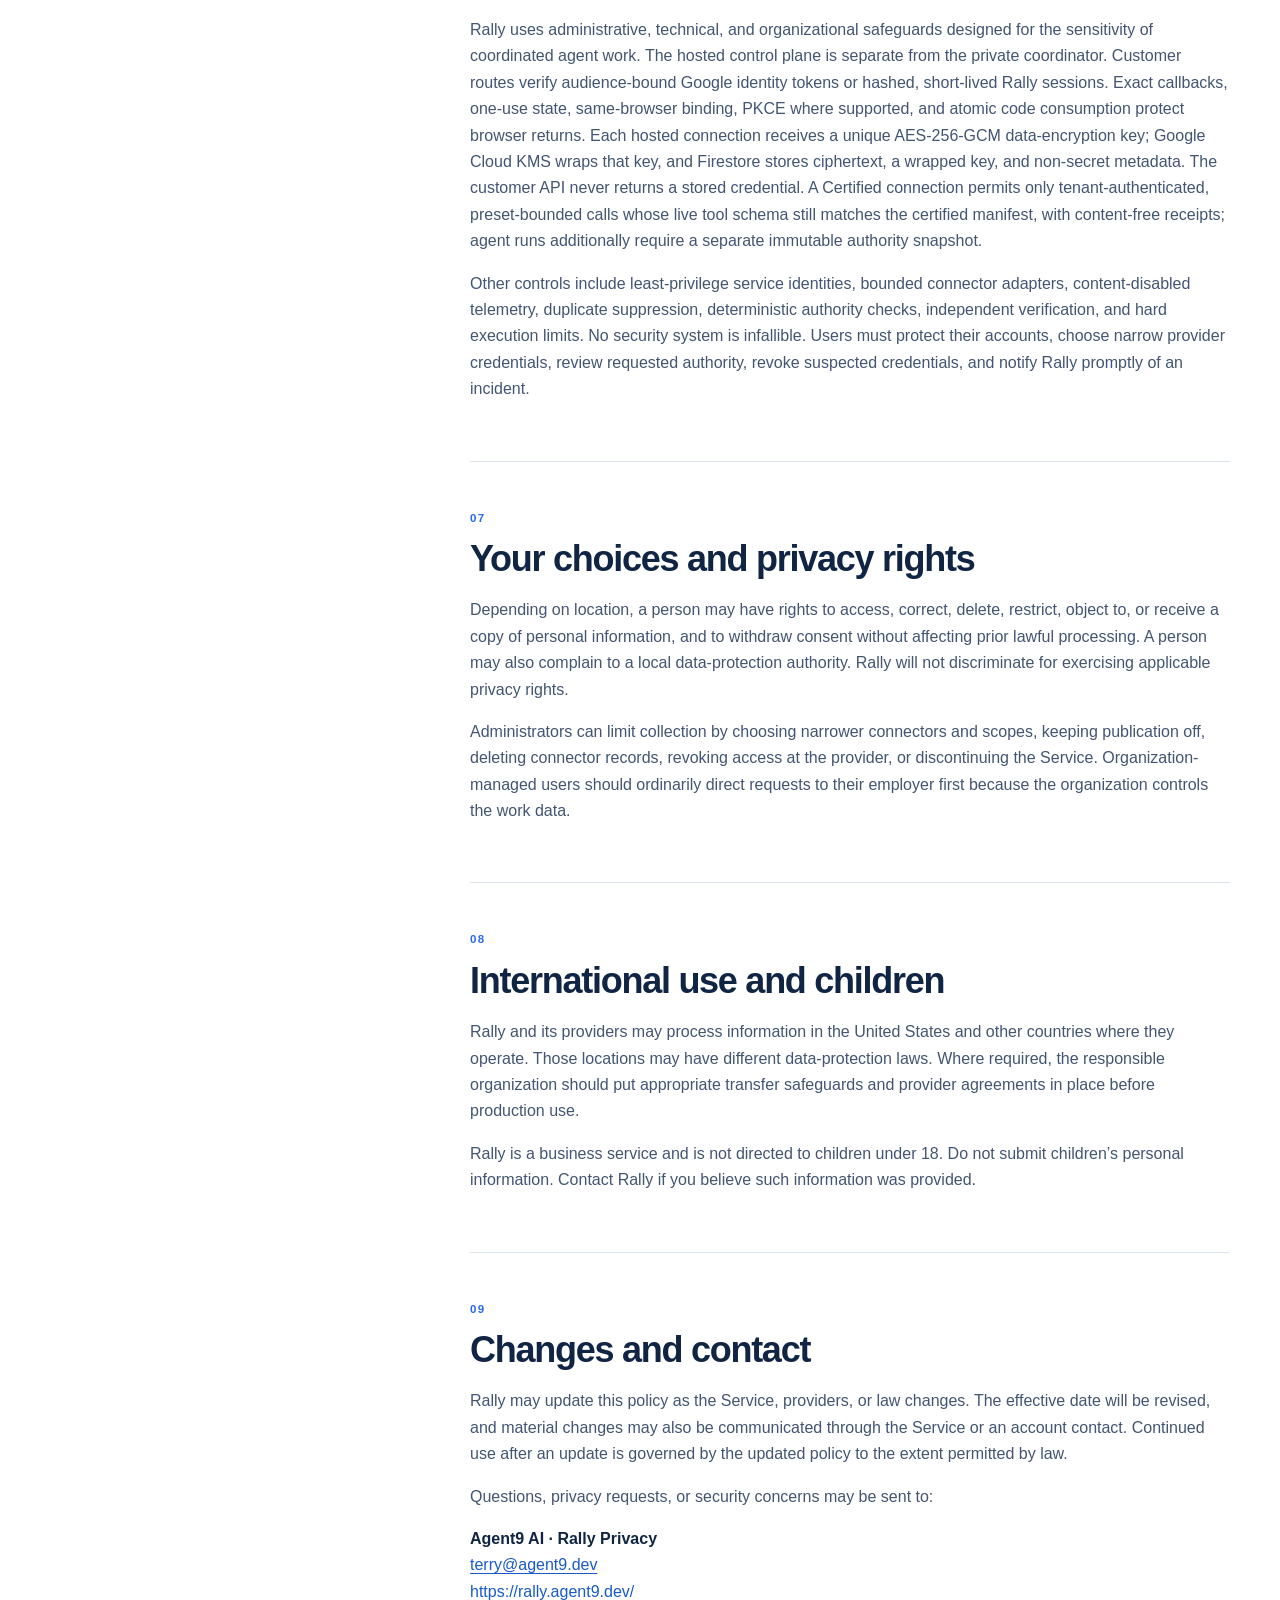
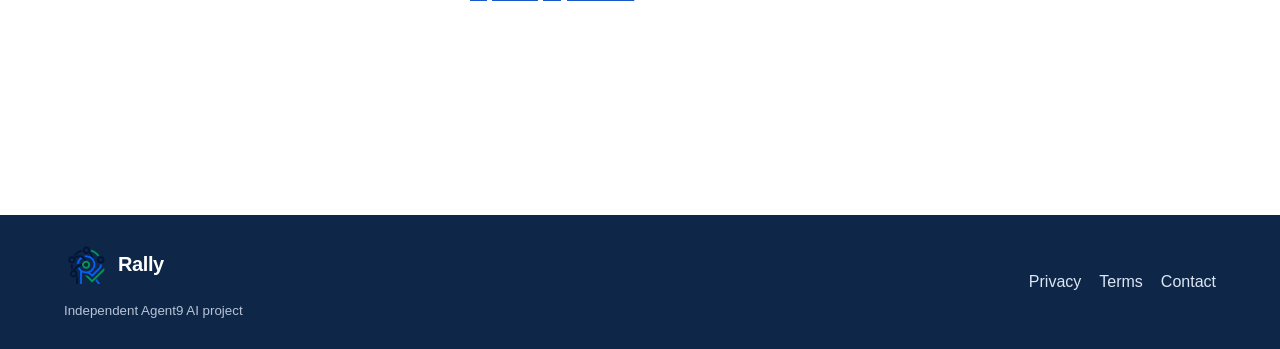
<file: site/privacy/index.html>
<!doctype html>
<html lang="en">
<head>
  <meta charset="utf-8">
  <meta name="viewport" content="width=device-width,initial-scale=1">
  <title>Privacy Policy · Rally</title>
  <meta name="description" content="How Rally collects, uses, protects, and shares account, run, connector, and technical data.">
  <meta name="robots" content="index,follow">
  <link rel="canonical" href="https://rally.agent9.dev/privacy/">
  <link rel="icon" href="../rally-symbol.png" type="image/png">
  <link rel="stylesheet" href="../legal.css?v=20260830a">
</head>
<body>
  <a class="skip-link" href="#content">Skip to policy</a>
  <header class="legal-header">
    <a class="brand" href="../"><img src="../rally-symbol.png" alt=""><span>Rally</span></a>
    <nav class="legal-nav" aria-label="Legal navigation"><a href="../privacy/" aria-current="page">Privacy</a><a href="../terms/">Terms</a><a class="back-link" href="../">Back to Rally</a></nav>
  </header>
  <main id="content">
    <section class="legal-hero"><div class="legal-hero-inner">
      <p class="eyebrow">Privacy at Rally</p><h1>Company context deserves a clear boundary.</h1>
      <p class="legal-deck">This policy explains what Rally processes when people coordinate AI agents, connect company systems, and choose to publish evidence.</p>
      <div class="legal-meta"><span>Effective August 30, 2026</span><span>Last updated August 31, 2026</span><span>Early access service</span></div>
    </div></section>
    <div class="legal-layout">
      <aside class="legal-toc" aria-label="On this page"><p>On this page</p><a href="#scope">Scope and roles</a><a href="#data">Data we process</a><a href="#use">How we use data</a><a href="#sharing">When data moves</a><a href="#retention">Retention and deletion</a><a href="#security">Security</a><a href="#choices">Your choices and rights</a><a href="#international">International use</a><a href="#changes">Changes and contact</a></aside>
      <article class="legal-content">
        <div class="plain-summary" aria-label="Privacy summary">
          <article><span>1</span><b>No advertising business</b><p>Rally does not sell personal information or use company content for targeted advertising.</p></article>
          <article><span>2</span><b>Credentials stay outside model context</b><p>Hosted credentials are encrypted per connection and never returned through the customer API.</p></article>
          <article><span>3</span><b>Public proof is deliberate</b><p>A run appears publicly only through Rally’s explicit, double-opt-in publication path.</p></article>
        </div>
        <section class="legal-section" id="scope">
          <span class="section-number">01</span><h2>Scope and processing roles</h2>
          <p>This Privacy Policy applies to the Rally website, hosted administration surface, authenticated control plane, commission and run workflow, support communications, and any public run evidence at <strong>rally.agent9.dev</strong> (together, the “Service”). Rally is an independent Agent9 AI project.</p>
          <p>When an organization uses Rally for its own workforce or business data, that organization generally decides why the data is processed and Rally processes it to provide the Service. For website visitors, account administration, security, and direct support, Agent9 AI determines the processing described here. A separate data-processing agreement may be required before production use involving regulated or sensitive data.</p>
          <p>This policy does not replace the privacy terms of Google, Anthropic, OpenAI, Cloudflare, Resend, or a company system that an administrator chooses to connect.</p>
        </section>
        <section class="legal-section" id="data">
          <span class="section-number">02</span><h2>Data Rally processes</h2>
          <table class="data-table"><thead><tr><th>Category</th><th>Examples and source</th></tr></thead><tbody>
            <tr><td>Account identity</td><td>For Google sign-in: the Google account subject identifier, verified email, name, profile image, and Workspace domain supplied through Google Identity Services. For allowlisted company-email sign-in: the normalized email address and workspace binding needed to deliver and validate a one-time link. In the pilot these are distinct operator identities; Rally does not silently merge a company-email vault with a Google-subject vault. Google’s full-page fallback uses a two-minute exchange code and 30-minute session; the company-email path enters that same session exchange. Firestore stores SHA-256 hashes of one-time links, exchange codes, and sessions with associated identity, expiry, consumption, and rate-limit records—not the raw link, code, or session token.</td></tr>
            <tr><td>Organization and authority</td><td>Company name, team, commissioner identities, approved systems, connector scopes, policy presets, spending or turn limits, approval rules, and administrator choices.</td></tr>
            <tr><td>Teammate and email setup</td><td>Teammate name and business role, accountable human owner, requested email local part and domain, selected email provider and connection method, reachability, approved sender addresses or domains, activation status, workspace identifier, creator’s Google subject, and setup timestamps. These records describe the requested identity; Rally does not label an address live until the applicable provider, DNS, and mail checks pass.</td></tr>
            <tr><td>Jobs and company content</td><td>Goals, instructions, messages, files, source material, tool inputs and outputs, model responses, artifacts, corrections, and human steering submitted during a run.</td></tr>
            <tr><td>Credentials and connections</td><td>Provider tokens or keys an administrator deliberately imports, credential type, connector identity, status, and timestamps. Hosted credential values are encrypted before storage; local/self-hosted credentials may remain in provider tooling or the operating-system keychain.</td></tr>
            <tr><td>Evidence and operations</td><td>Checklist state, owner and verifier identities, tool receipts, hashes, timestamps, retry and recovery events, residual risk, errors, and content-free tracing or logging metadata. The authenticated Work dashboard reads a sanitized private run projection scoped to the administrator’s configured workspace.</td></tr>
            <tr><td>Website and security data</td><td>IP address, browser and device information, request time, referrer, request URL, abuse signals, and similar records ordinarily processed by Cloudflare, Google Cloud, and security infrastructure. Rally disables Workers Logs and automatic tracing for its callback-bearing Worker and instructs the edge not to inject a client-side analytics beacon, so Rally does not add browser analytics or persist callback URLs in those Cloudflare observability products. The browser, Cloudflare edge, and other necessary infrastructure still process request metadata under their respective controls and policies.</td></tr>
            <tr><td>Communications</td><td>Email address, subject, message content, attachments, delivery events, and support correspondence when a person commissions work or contacts Rally.</td></tr>
          </tbody></table>
          <div class="callout"><b>Browser boundary.</b> Rally’s hosted admin keeps the Google ID token or short-lived Rally session and a pasted credential in page memory; it does not save those values in local storage, session storage, or cookies. A company-email link carries a ten-minute one-time value in the URL fragment; the admin removes it immediately and exchanges it for the same short-lived Rally session used by Google’s full-page fallback. Connector consent uses a separate ten-minute, per-flow, HttpOnly browser-binding cookie containing no identity or provider credential; page scripts cannot read it and Rally clears it on return. Standard OAuth sends a one-time authorization code to Rally’s registered production callback, which the Cloudflare Worker handles server-side. The admin page receives neither that code nor a provider token, and there is no less-secure static callback fallback. Google Sign-In and infrastructure providers may use their own browser or security state under their policies.</div>
        </section>
        <section class="legal-section" id="use">
          <span class="section-number">03</span><h2>How Rally uses data</h2><p>Rally processes data to:</p>
          <ul><li>authenticate users, isolate each administrator’s connection vault, and enforce account or domain allowlists;</li><li>persist a workspace’s teammate roles, accountable owners, requested email identities, and commissioning boundaries;</li><li>receive a goal, coordinate approved AI agents and tools, preserve state, recover bounded work, and return an independently checked result;</li><li>apply budgets, permissions, ownership, verification, human-approval, and other deterministic governance rules;</li><li>encrypt and manage connection credentials, discover provider capabilities, and prevent models from receiving raw credentials;</li><li>maintain evidence, prevent duplicate work, investigate failures or abuse, secure the Service, and support users;</li><li>improve reliability and product design using operational signals, feedback, and de-identified or aggregated information; and</li><li>comply with law, enforce the Terms, and protect Rally, users, providers, and the public.</li></ul>
          <p>Where law requires a legal basis, Rally relies on performance of a contract, legitimate interests in operating and securing the Service, consent where requested, and compliance with legal obligations. Rally does not use customer content to train a Rally-owned foundation model.</p>
        </section>
        <section class="legal-section" id="sharing">
          <span class="section-number">04</span><h2>When data moves</h2><p>Rally shares or transmits data only as needed for the Service, at an administrator’s direction, or as required by law:</p>
          <ul><li><strong>Google Cloud and Google Identity Services</strong> provide authentication, Cloud Run, Firestore, Cloud KMS, Pub/Sub delivery queues, Vertex AI, logging, and trace infrastructure. A requested company-email delivery may briefly place the normalized destination, workspace binding, expiry, and opaque delivery identifier in Pub/Sub; no usable sign-in token is placed there.</li><li><strong>Cloudflare</strong> provides website delivery, Workers, D1, security, and related edge infrastructure.</li><li><strong>AI providers</strong> such as Google, Anthropic, OpenAI, and an administrator-enabled xAI worker receive the portions of a job dispatched to their selected model or agent under the organization’s configuration and the provider’s terms.</li><li><strong>Connected company systems</strong> receive tool requests and return data only when an administrator has enabled the connection and the run has matching authority.</li><li><strong>Communications providers</strong> such as Resend process commission, notification, reply, and requested company-email sign-in delivery. Resend receives the destination address and the one-time sign-in message needed for delivery.</li><li><strong>Professional advisers, authorities, or a successor operator</strong> may receive limited information when reasonably necessary for legal compliance, security, a transaction, or protection of rights, with appropriate safeguards.</li></ul>
          <p>Rally does not sell personal information, rent customer lists, or share personal information for cross-context behavioral advertising. Providers process data under their own contracts and privacy terms; administrators should select providers and configure retention appropriate to their organization.</p>
          <h3>Private workspace and public run evidence</h3><p>The authenticated Work dashboard reads a separately allowlisted run projection from Cloudflare D1. Before storage, Rally replaces the configured workspace identifier with a keyed hash; the browser must present a valid Google identity or short-lived Rally session, and the edge returns only rows whose workspace hash matches that verified account’s workspace.</p><p>Runs are private by default. The public console reads only an explicitly public, sanitized projection produced through a separate opt-in. An operator must enable public publication and select the run; a normal run is not made public automatically. Public evidence may include a goal title, agent roles, checklist status, proof receipts, and residual risk, but should not include credentials, private paths, raw model reasoning, or unapproved company content.</p>
        </section>
        <section class="legal-section" id="retention">
          <span class="section-number">05</span><h2>Retention and deletion</h2><p>Rally retains information for as long as reasonably needed to provide the Service, preserve an organization’s requested audit trail, meet security or legal obligations, resolve disputes, and enforce agreements. Retention can differ by deployment and by a connected provider’s settings.</p>
          <ul><li><strong>Teammate and email setup records</strong> remain until the teammate or account is deleted, or an early-access administrator requests deletion. Removing a Rally setup record does not cancel a mailbox, DNS record, API credential, or provider account controlled outside Rally.</li><li><strong>Connector credentials</strong> remain until replaced, disconnected, or the account is deleted. Disconnect first disables Rally use. If an OAuth provider publishes an automatic revocation endpoint, Rally revokes there before deleting its encrypted copy; a failed revocation leaves the copy sealed for retry. If automatic revocation is unavailable, Rally deletes its copy and tells the administrator to revoke the grant, key, or token in provider settings.</li><li><strong>Authentication state</strong> expires after two minutes for a one-time exchange code, ten minutes for a company-email sign-in link or unfinished connector authorization flow and its browser-binding cookie, and 30 minutes for a Rally browser session. Company-email link records are consumed atomically on first use; hashed rate-limit records expire after their enforcement window. Signing out requests deletion of the session hash and clears page memory; if that request cannot complete, expiry remains the backstop. Firestore TTL removes expired records asynchronously and may do so after the logical expiry.</li><li><strong>Run state and evidence</strong>, including the sanitized private workspace projection, remain according to the customer’s deployment and retention configuration. Content-free hosted connector execution receipts expire after 90 days. Early-access users may request deletion where an in-product control is not yet available.</li><li><strong>Public evidence</strong> remains available until withdrawn or removed. Removing the Rally projection cannot erase copies independently cached or recorded by others.</li><li><strong>Security records and backups</strong> may persist for a limited period according to infrastructure-provider schedules, fraud prevention, and legal requirements.</li></ul>
          <p>To request access, correction, export, unpublication, or deletion, email <a href="mailto:terry@agent9.dev?subject=Rally%20privacy%20request">terry@agent9.dev</a>. Rally may verify identity and organizational authority before acting.</p>
        </section>
        <section class="legal-section" id="security">
          <span class="section-number">06</span><h2>Security and credential custody</h2><p>Rally uses administrative, technical, and organizational safeguards designed for the sensitivity of coordinated agent work. The hosted control plane is separate from the private coordinator. Customer routes verify audience-bound Google identity tokens or hashed, short-lived Rally sessions. Exact callbacks, one-use state, same-browser binding, PKCE where supported, and atomic code consumption protect browser returns. Each hosted connection receives a unique AES-256-GCM data-encryption key; Google Cloud KMS wraps that key, and Firestore stores ciphertext, a wrapped key, and non-secret metadata. The customer API never returns a stored credential. A Certified connection permits only tenant-authenticated, preset-bounded calls whose live tool schema still matches the certified manifest, with content-free receipts; agent runs additionally require a separate immutable authority snapshot.</p>
          <p>Other controls include least-privilege service identities, bounded connector adapters, content-disabled telemetry, duplicate suppression, deterministic authority checks, independent verification, and hard execution limits. No security system is infallible. Users must protect their accounts, choose narrow provider credentials, review requested authority, revoke suspected credentials, and notify Rally promptly of an incident.</p>
        </section>
        <section class="legal-section" id="choices">
          <span class="section-number">07</span><h2>Your choices and privacy rights</h2><p>Depending on location, a person may have rights to access, correct, delete, restrict, object to, or receive a copy of personal information, and to withdraw consent without affecting prior lawful processing. A person may also complain to a local data-protection authority. Rally will not discriminate for exercising applicable privacy rights.</p>
          <p>Administrators can limit collection by choosing narrower connectors and scopes, keeping publication off, deleting connector records, revoking access at the provider, or discontinuing the Service. Organization-managed users should ordinarily direct requests to their employer first because the organization controls the work data.</p>
        </section>
        <section class="legal-section" id="international">
          <span class="section-number">08</span><h2>International use and children</h2><p>Rally and its providers may process information in the United States and other countries where they operate. Those locations may have different data-protection laws. Where required, the responsible organization should put appropriate transfer safeguards and provider agreements in place before production use.</p><p>Rally is a business service and is not directed to children under 18. Do not submit children’s personal information. Contact Rally if you believe such information was provided.</p>
        </section>
        <section class="legal-section" id="changes">
          <span class="section-number">09</span><h2>Changes and contact</h2><p>Rally may update this policy as the Service, providers, or law changes. The effective date will be revised, and material changes may also be communicated through the Service or an account contact. Continued use after an update is governed by the updated policy to the extent permitted by law.</p>
          <p>Questions, privacy requests, or security concerns may be sent to:</p><p><strong>Agent9 AI · Rally Privacy</strong><br><a href="mailto:terry@agent9.dev">terry@agent9.dev</a><br><a href="https://rally.agent9.dev/">https://rally.agent9.dev/</a></p>
        </section>
      </article>
    </div>
  </main>
  <footer class="legal-footer"><div><a class="brand" href="../"><img src="../rally-symbol.png" alt=""><span>Rally</span></a><small>Independent Agent9 AI project</small></div><nav aria-label="Footer"><a href="../privacy/">Privacy</a><a href="../terms/">Terms</a><a href="mailto:terry@agent9.dev">Contact</a></nav></footer>
</body>
</html>
</file>
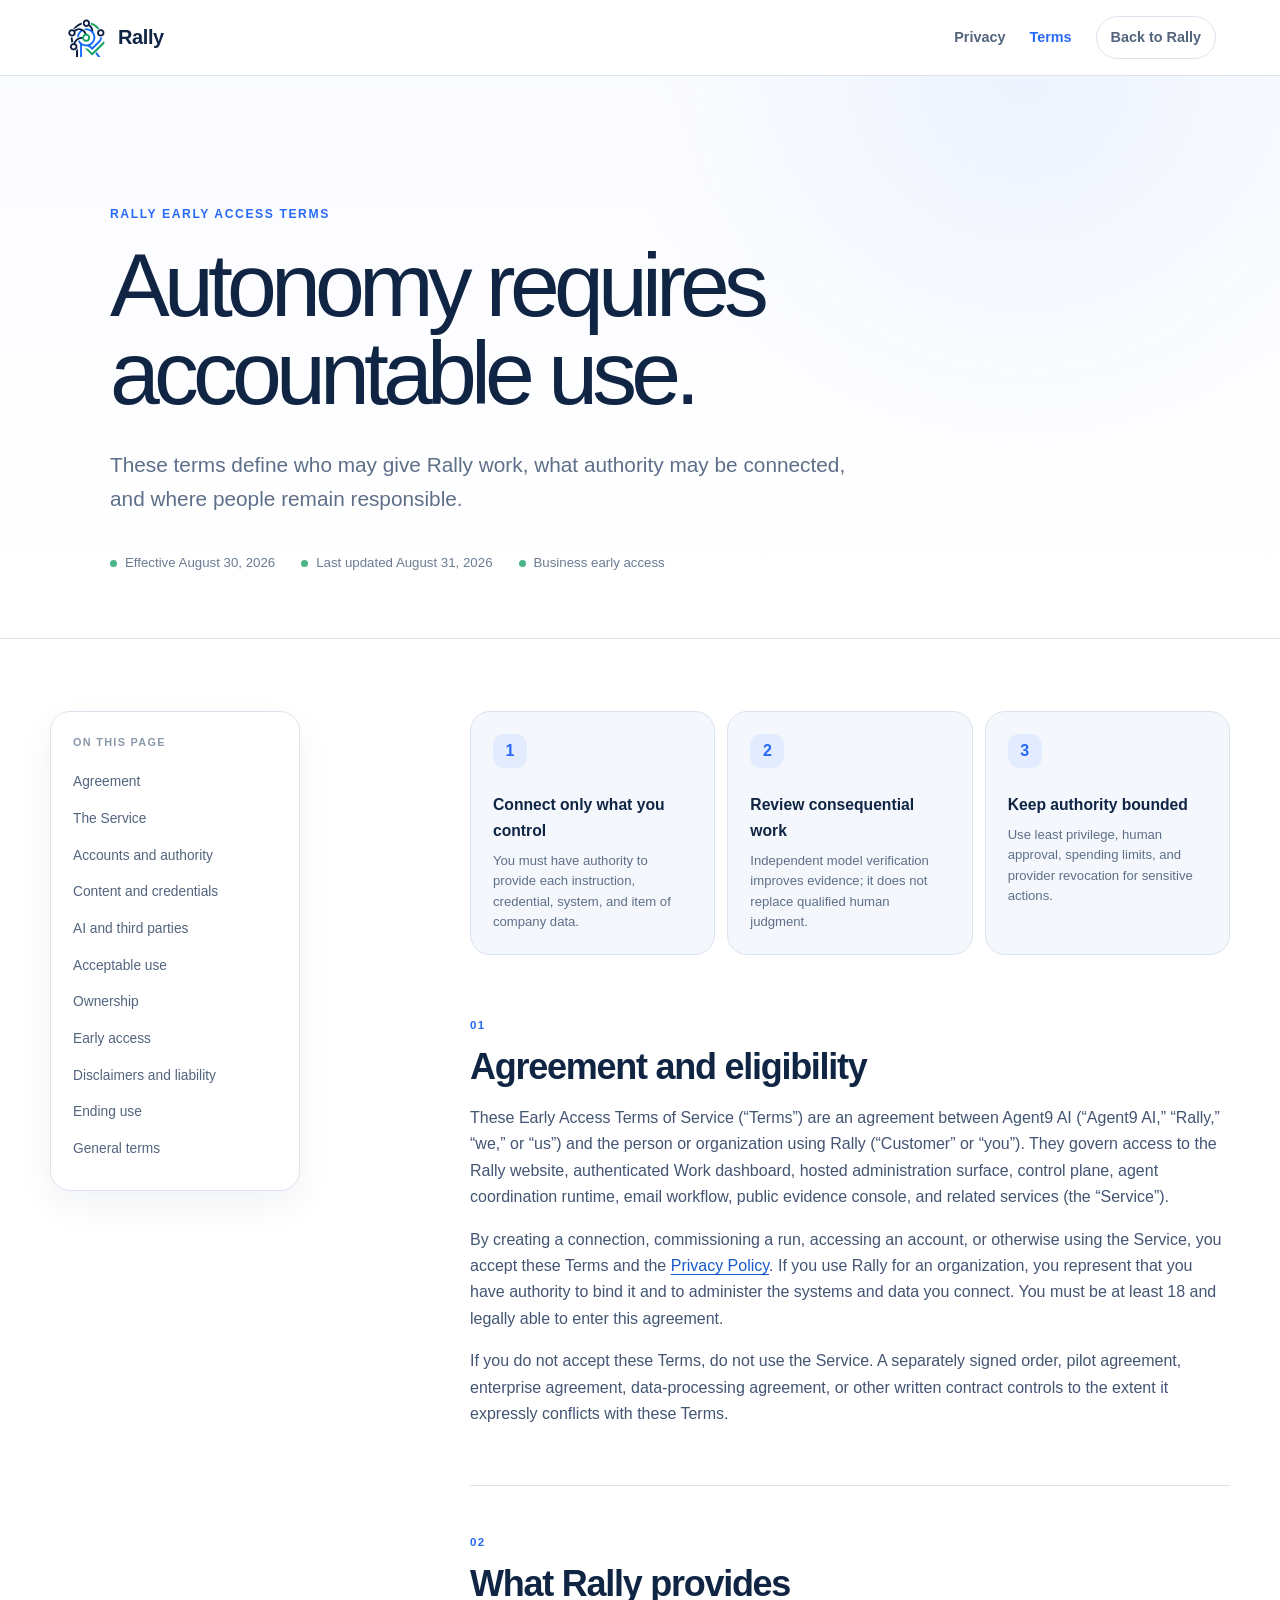
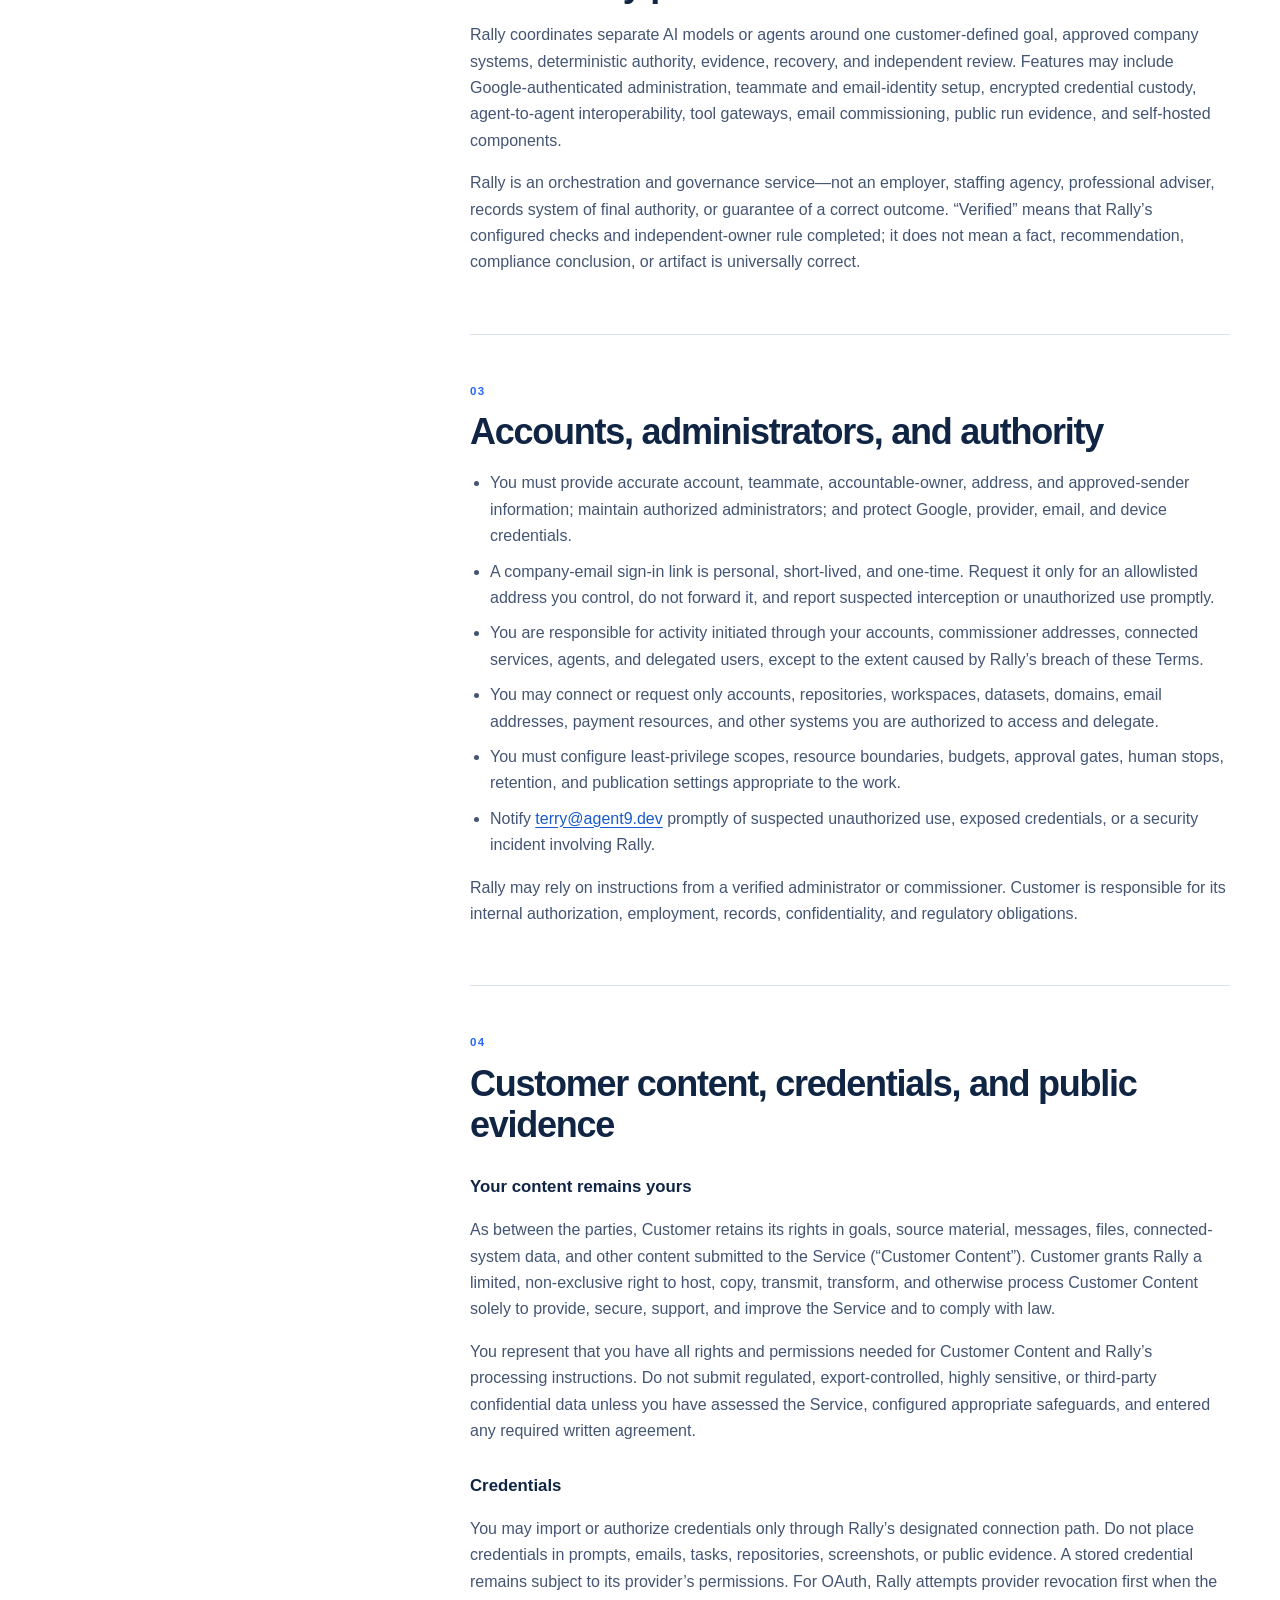
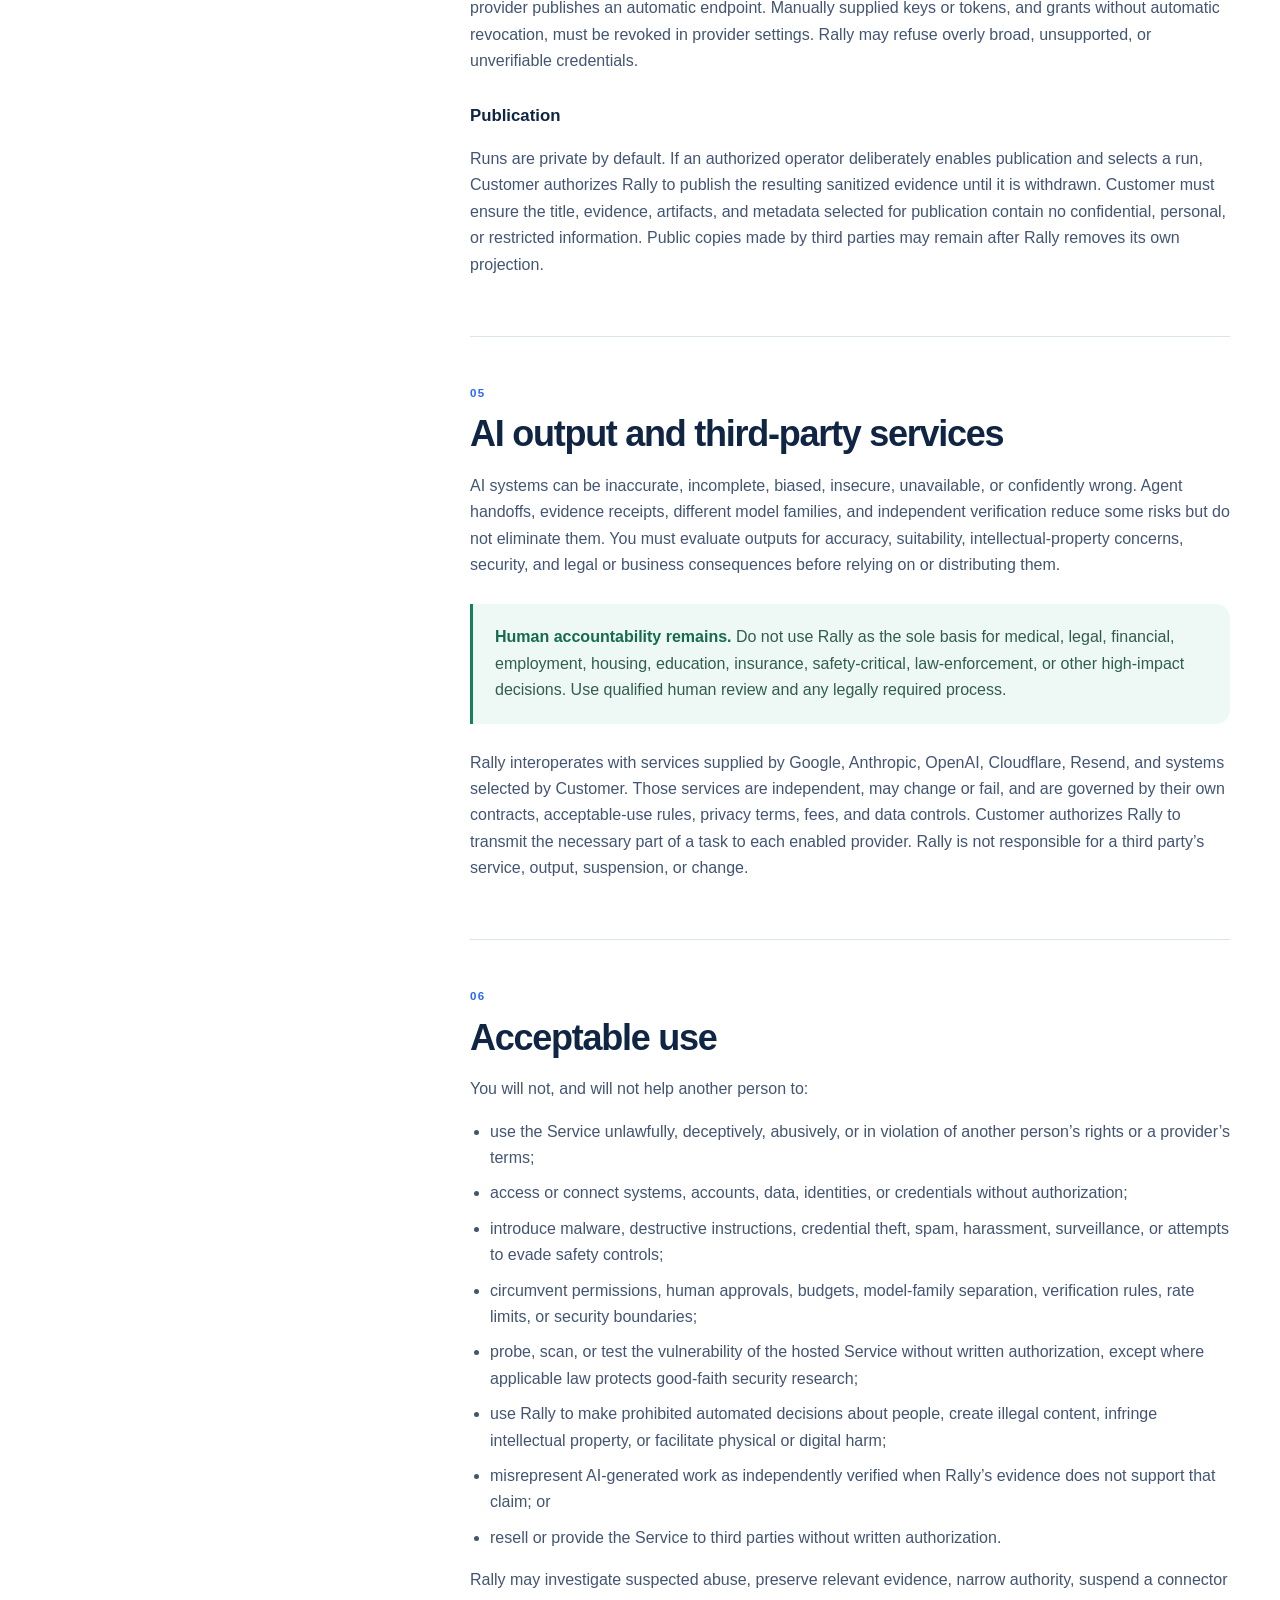
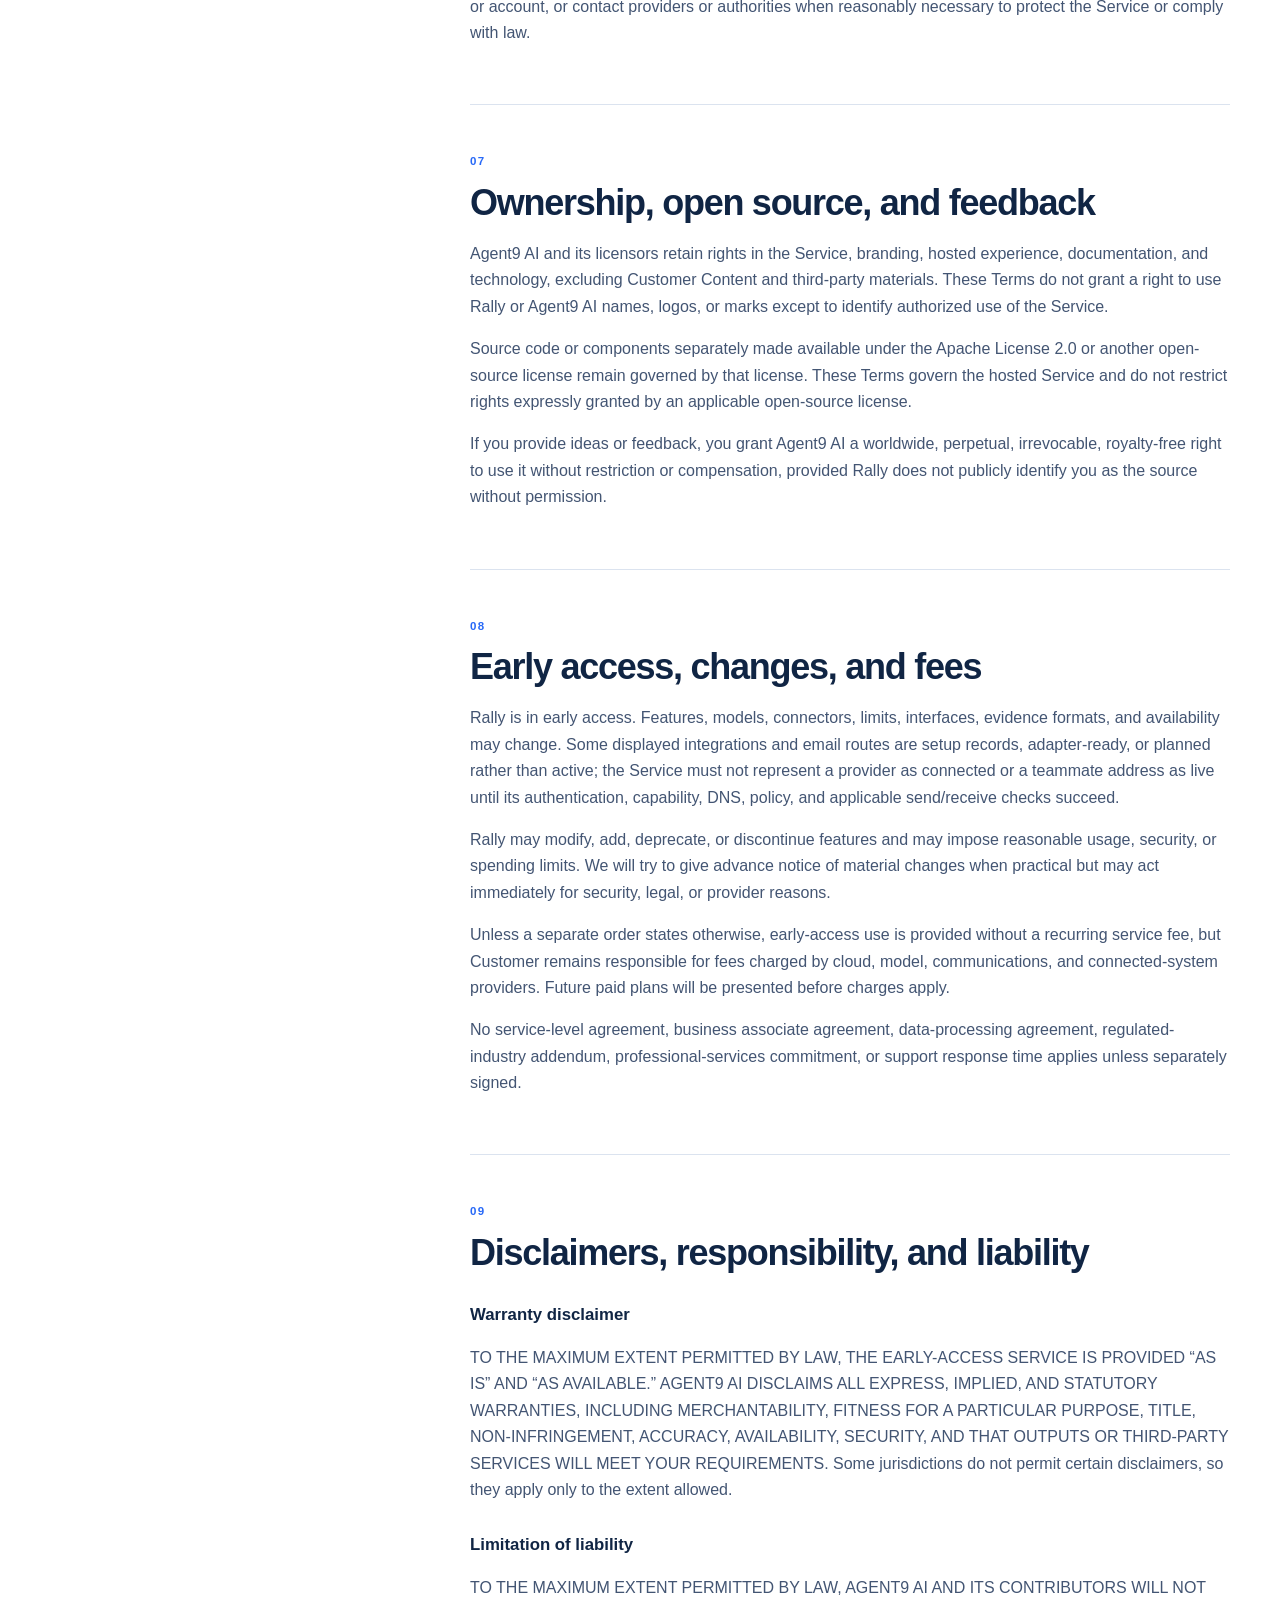
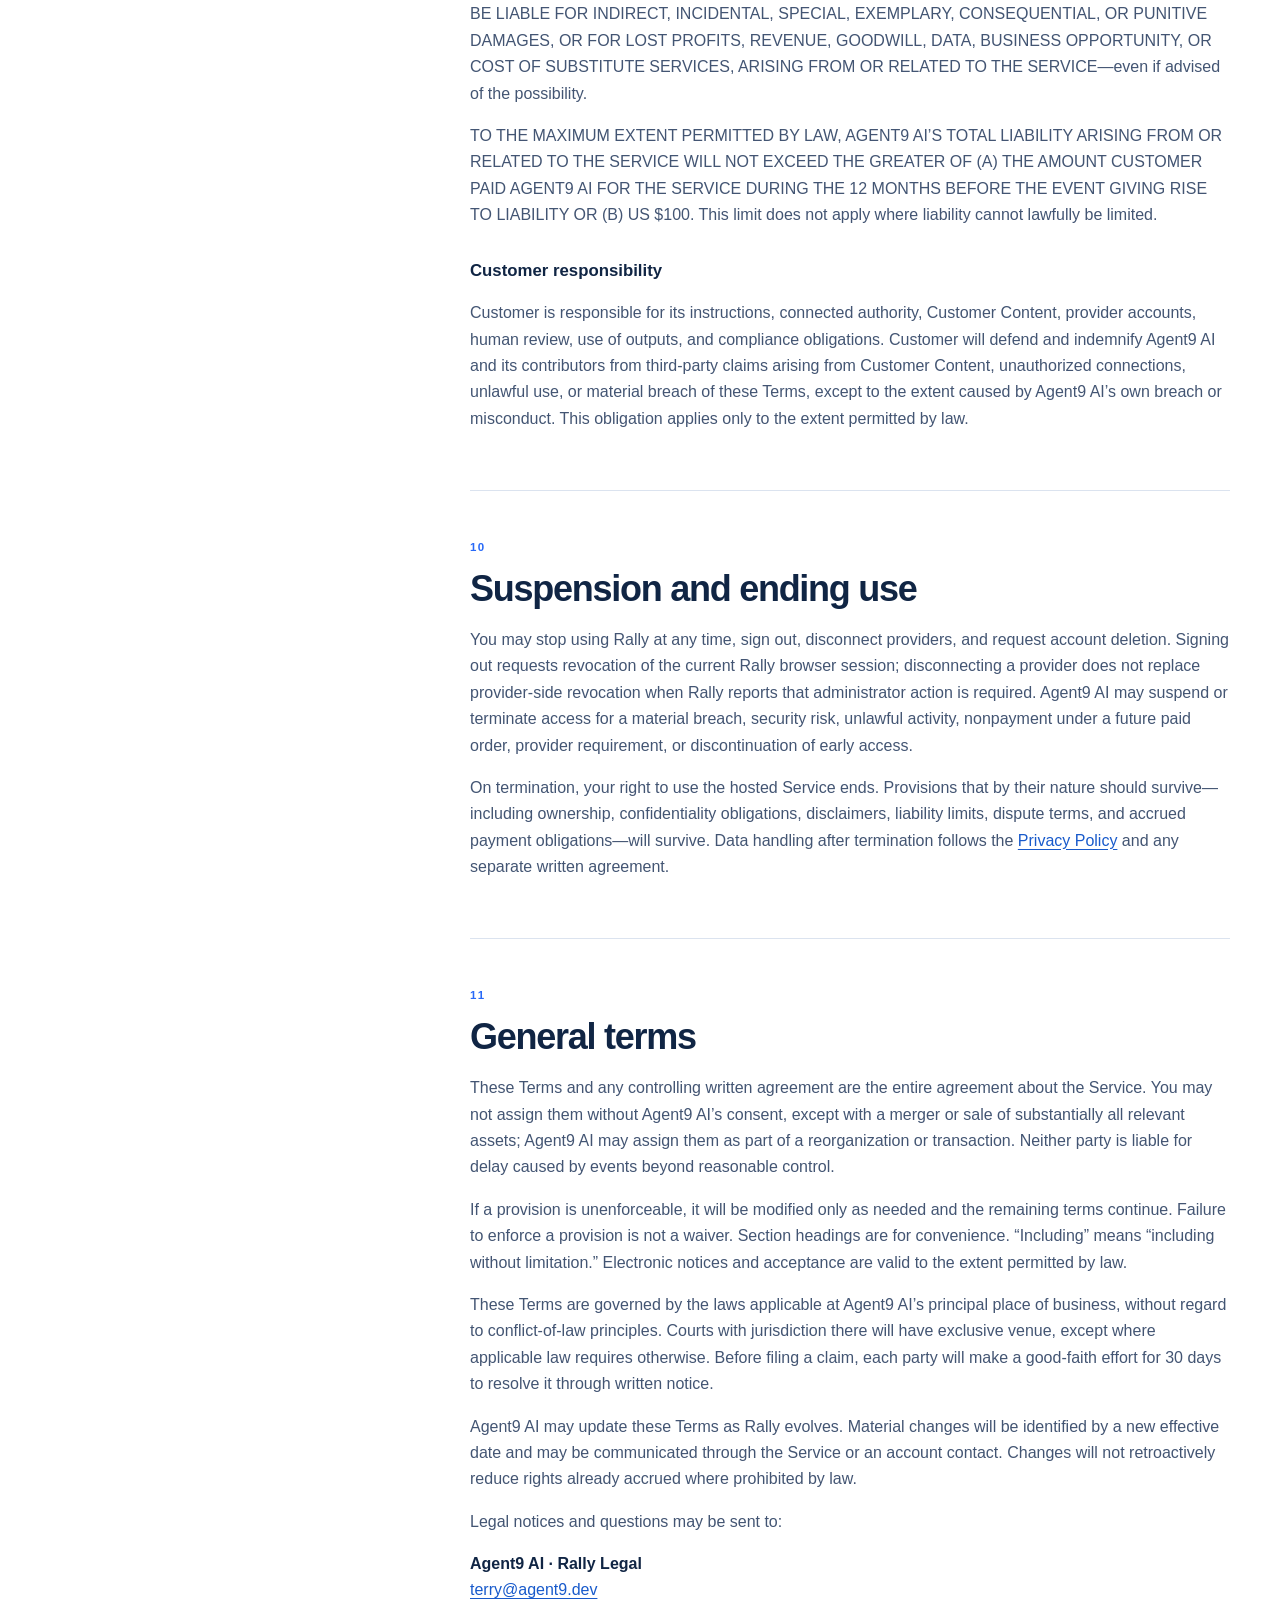
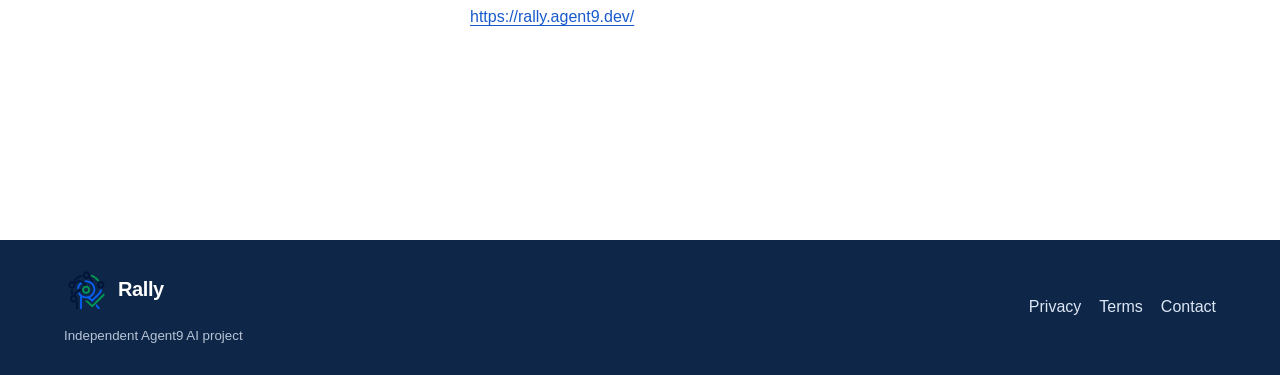
<file: site/terms/index.html>
<!doctype html>
<html lang="en">
<head>
  <meta charset="utf-8">
  <meta name="viewport" content="width=device-width,initial-scale=1">
  <title>Terms of Service · Rally</title>
  <meta name="description" content="Early access terms governing use of Rally's coordinated AI agent service and connected systems.">
  <meta name="robots" content="index,follow">
  <link rel="canonical" href="https://rally.agent9.dev/terms/">
  <link rel="icon" href="../rally-symbol.png" type="image/png">
  <link rel="stylesheet" href="../legal.css?v=20260830a">
</head>
<body>
  <a class="skip-link" href="#content">Skip to terms</a>
  <header class="legal-header"><a class="brand" href="../"><img src="../rally-symbol.png" alt=""><span>Rally</span></a><nav class="legal-nav" aria-label="Legal navigation"><a href="../privacy/">Privacy</a><a href="../terms/" aria-current="page">Terms</a><a class="back-link" href="../">Back to Rally</a></nav></header>
  <main id="content">
    <section class="legal-hero"><div class="legal-hero-inner"><p class="eyebrow">Rally early access terms</p><h1>Autonomy requires accountable use.</h1><p class="legal-deck">These terms define who may give Rally work, what authority may be connected, and where people remain responsible.</p><div class="legal-meta"><span>Effective August 30, 2026</span><span>Last updated August 31, 2026</span><span>Business early access</span></div></div></section>
    <div class="legal-layout">
      <aside class="legal-toc" aria-label="On this page"><p>On this page</p><a href="#agreement">Agreement</a><a href="#service">The Service</a><a href="#accounts">Accounts and authority</a><a href="#content">Content and credentials</a><a href="#ai">AI and third parties</a><a href="#acceptable">Acceptable use</a><a href="#ownership">Ownership</a><a href="#early-access">Early access</a><a href="#risk">Disclaimers and liability</a><a href="#ending">Ending use</a><a href="#general">General terms</a></aside>
      <article class="legal-content">
        <div class="plain-summary" aria-label="Terms summary"><article><span>1</span><b>Connect only what you control</b><p>You must have authority to provide each instruction, credential, system, and item of company data.</p></article><article><span>2</span><b>Review consequential work</b><p>Independent model verification improves evidence; it does not replace qualified human judgment.</p></article><article><span>3</span><b>Keep authority bounded</b><p>Use least privilege, human approval, spending limits, and provider revocation for sensitive actions.</p></article></div>
        <section class="legal-section" id="agreement"><span class="section-number">01</span><h2>Agreement and eligibility</h2><p>These Early Access Terms of Service (“Terms”) are an agreement between Agent9 AI (“Agent9 AI,” “Rally,” “we,” or “us”) and the person or organization using Rally (“Customer” or “you”). They govern access to the Rally website, authenticated Work dashboard, hosted administration surface, control plane, agent coordination runtime, email workflow, public evidence console, and related services (the “Service”).</p><p>By creating a connection, commissioning a run, accessing an account, or otherwise using the Service, you accept these Terms and the <a href="../privacy/">Privacy Policy</a>. If you use Rally for an organization, you represent that you have authority to bind it and to administer the systems and data you connect. You must be at least 18 and legally able to enter this agreement.</p><p>If you do not accept these Terms, do not use the Service. A separately signed order, pilot agreement, enterprise agreement, data-processing agreement, or other written contract controls to the extent it expressly conflicts with these Terms.</p></section>
        <section class="legal-section" id="service"><span class="section-number">02</span><h2>What Rally provides</h2><p>Rally coordinates separate AI models or agents around one customer-defined goal, approved company systems, deterministic authority, evidence, recovery, and independent review. Features may include Google-authenticated administration, teammate and email-identity setup, encrypted credential custody, agent-to-agent interoperability, tool gateways, email commissioning, public run evidence, and self-hosted components.</p><p>Rally is an orchestration and governance service—not an employer, staffing agency, professional adviser, records system of final authority, or guarantee of a correct outcome. “Verified” means that Rally’s configured checks and independent-owner rule completed; it does not mean a fact, recommendation, compliance conclusion, or artifact is universally correct.</p></section>
        <section class="legal-section" id="accounts"><span class="section-number">03</span><h2>Accounts, administrators, and authority</h2><ul><li>You must provide accurate account, teammate, accountable-owner, address, and approved-sender information; maintain authorized administrators; and protect Google, provider, email, and device credentials.</li><li>A company-email sign-in link is personal, short-lived, and one-time. Request it only for an allowlisted address you control, do not forward it, and report suspected interception or unauthorized use promptly.</li><li>You are responsible for activity initiated through your accounts, commissioner addresses, connected services, agents, and delegated users, except to the extent caused by Rally’s breach of these Terms.</li><li>You may connect or request only accounts, repositories, workspaces, datasets, domains, email addresses, payment resources, and other systems you are authorized to access and delegate.</li><li>You must configure least-privilege scopes, resource boundaries, budgets, approval gates, human stops, retention, and publication settings appropriate to the work.</li><li>Notify <a href="mailto:terry@agent9.dev?subject=Rally%20security%20notice">terry@agent9.dev</a> promptly of suspected unauthorized use, exposed credentials, or a security incident involving Rally.</li></ul><p>Rally may rely on instructions from a verified administrator or commissioner. Customer is responsible for its internal authorization, employment, records, confidentiality, and regulatory obligations.</p></section>
        <section class="legal-section" id="content"><span class="section-number">04</span><h2>Customer content, credentials, and public evidence</h2><h3>Your content remains yours</h3><p>As between the parties, Customer retains its rights in goals, source material, messages, files, connected-system data, and other content submitted to the Service (“Customer Content”). Customer grants Rally a limited, non-exclusive right to host, copy, transmit, transform, and otherwise process Customer Content solely to provide, secure, support, and improve the Service and to comply with law.</p><p>You represent that you have all rights and permissions needed for Customer Content and Rally’s processing instructions. Do not submit regulated, export-controlled, highly sensitive, or third-party confidential data unless you have assessed the Service, configured appropriate safeguards, and entered any required written agreement.</p><h3>Credentials</h3><p>You may import or authorize credentials only through Rally’s designated connection path. Do not place credentials in prompts, emails, tasks, repositories, screenshots, or public evidence. A stored credential remains subject to its provider’s permissions. For OAuth, Rally attempts provider revocation first when the provider publishes an automatic endpoint. Manually supplied keys or tokens, and grants without automatic revocation, must be revoked in provider settings. Rally may refuse overly broad, unsupported, or unverifiable credentials.</p><h3>Publication</h3><p>Runs are private by default. If an authorized operator deliberately enables publication and selects a run, Customer authorizes Rally to publish the resulting sanitized evidence until it is withdrawn. Customer must ensure the title, evidence, artifacts, and metadata selected for publication contain no confidential, personal, or restricted information. Public copies made by third parties may remain after Rally removes its own projection.</p></section>
        <section class="legal-section" id="ai"><span class="section-number">05</span><h2>AI output and third-party services</h2><p>AI systems can be inaccurate, incomplete, biased, insecure, unavailable, or confidently wrong. Agent handoffs, evidence receipts, different model families, and independent verification reduce some risks but do not eliminate them. You must evaluate outputs for accuracy, suitability, intellectual-property concerns, security, and legal or business consequences before relying on or distributing them.</p><div class="callout"><b>Human accountability remains.</b> Do not use Rally as the sole basis for medical, legal, financial, employment, housing, education, insurance, safety-critical, law-enforcement, or other high-impact decisions. Use qualified human review and any legally required process.</div><p>Rally interoperates with services supplied by Google, Anthropic, OpenAI, Cloudflare, Resend, and systems selected by Customer. Those services are independent, may change or fail, and are governed by their own contracts, acceptable-use rules, privacy terms, fees, and data controls. Customer authorizes Rally to transmit the necessary part of a task to each enabled provider. Rally is not responsible for a third party’s service, output, suspension, or change.</p></section>
        <section class="legal-section" id="acceptable"><span class="section-number">06</span><h2>Acceptable use</h2><p>You will not, and will not help another person to:</p><ul><li>use the Service unlawfully, deceptively, abusively, or in violation of another person’s rights or a provider’s terms;</li><li>access or connect systems, accounts, data, identities, or credentials without authorization;</li><li>introduce malware, destructive instructions, credential theft, spam, harassment, surveillance, or attempts to evade safety controls;</li><li>circumvent permissions, human approvals, budgets, model-family separation, verification rules, rate limits, or security boundaries;</li><li>probe, scan, or test the vulnerability of the hosted Service without written authorization, except where applicable law protects good-faith security research;</li><li>use Rally to make prohibited automated decisions about people, create illegal content, infringe intellectual property, or facilitate physical or digital harm;</li><li>misrepresent AI-generated work as independently verified when Rally’s evidence does not support that claim; or</li><li>resell or provide the Service to third parties without written authorization.</li></ul><p>Rally may investigate suspected abuse, preserve relevant evidence, narrow authority, suspend a connector or account, or contact providers or authorities when reasonably necessary to protect the Service or comply with law.</p></section>
        <section class="legal-section" id="ownership"><span class="section-number">07</span><h2>Ownership, open source, and feedback</h2><p>Agent9 AI and its licensors retain rights in the Service, branding, hosted experience, documentation, and technology, excluding Customer Content and third-party materials. These Terms do not grant a right to use Rally or Agent9 AI names, logos, or marks except to identify authorized use of the Service.</p><p>Source code or components separately made available under the Apache License 2.0 or another open-source license remain governed by that license. These Terms govern the hosted Service and do not restrict rights expressly granted by an applicable open-source license.</p><p>If you provide ideas or feedback, you grant Agent9 AI a worldwide, perpetual, irrevocable, royalty-free right to use it without restriction or compensation, provided Rally does not publicly identify you as the source without permission.</p></section>
        <section class="legal-section" id="early-access"><span class="section-number">08</span><h2>Early access, changes, and fees</h2><p>Rally is in early access. Features, models, connectors, limits, interfaces, evidence formats, and availability may change. Some displayed integrations and email routes are setup records, adapter-ready, or planned rather than active; the Service must not represent a provider as connected or a teammate address as live until its authentication, capability, DNS, policy, and applicable send/receive checks succeed.</p><p>Rally may modify, add, deprecate, or discontinue features and may impose reasonable usage, security, or spending limits. We will try to give advance notice of material changes when practical but may act immediately for security, legal, or provider reasons.</p><p>Unless a separate order states otherwise, early-access use is provided without a recurring service fee, but Customer remains responsible for fees charged by cloud, model, communications, and connected-system providers. Future paid plans will be presented before charges apply.</p><p>No service-level agreement, business associate agreement, data-processing agreement, regulated-industry addendum, professional-services commitment, or support response time applies unless separately signed.</p></section>
        <section class="legal-section" id="risk"><span class="section-number">09</span><h2>Disclaimers, responsibility, and liability</h2><h3>Warranty disclaimer</h3><p>TO THE MAXIMUM EXTENT PERMITTED BY LAW, THE EARLY-ACCESS SERVICE IS PROVIDED “AS IS” AND “AS AVAILABLE.” AGENT9 AI DISCLAIMS ALL EXPRESS, IMPLIED, AND STATUTORY WARRANTIES, INCLUDING MERCHANTABILITY, FITNESS FOR A PARTICULAR PURPOSE, TITLE, NON-INFRINGEMENT, ACCURACY, AVAILABILITY, SECURITY, AND THAT OUTPUTS OR THIRD-PARTY SERVICES WILL MEET YOUR REQUIREMENTS. Some jurisdictions do not permit certain disclaimers, so they apply only to the extent allowed.</p><h3>Limitation of liability</h3><p>TO THE MAXIMUM EXTENT PERMITTED BY LAW, AGENT9 AI AND ITS CONTRIBUTORS WILL NOT BE LIABLE FOR INDIRECT, INCIDENTAL, SPECIAL, EXEMPLARY, CONSEQUENTIAL, OR PUNITIVE DAMAGES, OR FOR LOST PROFITS, REVENUE, GOODWILL, DATA, BUSINESS OPPORTUNITY, OR COST OF SUBSTITUTE SERVICES, ARISING FROM OR RELATED TO THE SERVICE—even if advised of the possibility.</p><p>TO THE MAXIMUM EXTENT PERMITTED BY LAW, AGENT9 AI’S TOTAL LIABILITY ARISING FROM OR RELATED TO THE SERVICE WILL NOT EXCEED THE GREATER OF (A) THE AMOUNT CUSTOMER PAID AGENT9 AI FOR THE SERVICE DURING THE 12 MONTHS BEFORE THE EVENT GIVING RISE TO LIABILITY OR (B) US $100. This limit does not apply where liability cannot lawfully be limited.</p><h3>Customer responsibility</h3><p>Customer is responsible for its instructions, connected authority, Customer Content, provider accounts, human review, use of outputs, and compliance obligations. Customer will defend and indemnify Agent9 AI and its contributors from third-party claims arising from Customer Content, unauthorized connections, unlawful use, or material breach of these Terms, except to the extent caused by Agent9 AI’s own breach or misconduct. This obligation applies only to the extent permitted by law.</p></section>
        <section class="legal-section" id="ending"><span class="section-number">10</span><h2>Suspension and ending use</h2><p>You may stop using Rally at any time, sign out, disconnect providers, and request account deletion. Signing out requests revocation of the current Rally browser session; disconnecting a provider does not replace provider-side revocation when Rally reports that administrator action is required. Agent9 AI may suspend or terminate access for a material breach, security risk, unlawful activity, nonpayment under a future paid order, provider requirement, or discontinuation of early access.</p><p>On termination, your right to use the hosted Service ends. Provisions that by their nature should survive—including ownership, confidentiality obligations, disclaimers, liability limits, dispute terms, and accrued payment obligations—will survive. Data handling after termination follows the <a href="../privacy/">Privacy Policy</a> and any separate written agreement.</p></section>
        <section class="legal-section" id="general"><span class="section-number">11</span><h2>General terms</h2><p>These Terms and any controlling written agreement are the entire agreement about the Service. You may not assign them without Agent9 AI’s consent, except with a merger or sale of substantially all relevant assets; Agent9 AI may assign them as part of a reorganization or transaction. Neither party is liable for delay caused by events beyond reasonable control.</p><p>If a provision is unenforceable, it will be modified only as needed and the remaining terms continue. Failure to enforce a provision is not a waiver. Section headings are for convenience. “Including” means “including without limitation.” Electronic notices and acceptance are valid to the extent permitted by law.</p><p>These Terms are governed by the laws applicable at Agent9 AI’s principal place of business, without regard to conflict-of-law principles. Courts with jurisdiction there will have exclusive venue, except where applicable law requires otherwise. Before filing a claim, each party will make a good-faith effort for 30 days to resolve it through written notice.</p><p>Agent9 AI may update these Terms as Rally evolves. Material changes will be identified by a new effective date and may be communicated through the Service or an account contact. Changes will not retroactively reduce rights already accrued where prohibited by law.</p><p>Legal notices and questions may be sent to:</p><p><strong>Agent9 AI · Rally Legal</strong><br><a href="mailto:terry@agent9.dev">terry@agent9.dev</a><br><a href="https://rally.agent9.dev/">https://rally.agent9.dev/</a></p></section>
      </article>
    </div>
  </main>
  <footer class="legal-footer"><div><a class="brand" href="../"><img src="../rally-symbol.png" alt=""><span>Rally</span></a><small>Independent Agent9 AI project</small></div><nav aria-label="Footer"><a href="../privacy/">Privacy</a><a href="../terms/">Terms</a><a href="mailto:terry@agent9.dev">Contact</a></nav></footer>
</body>
</html>
</file>
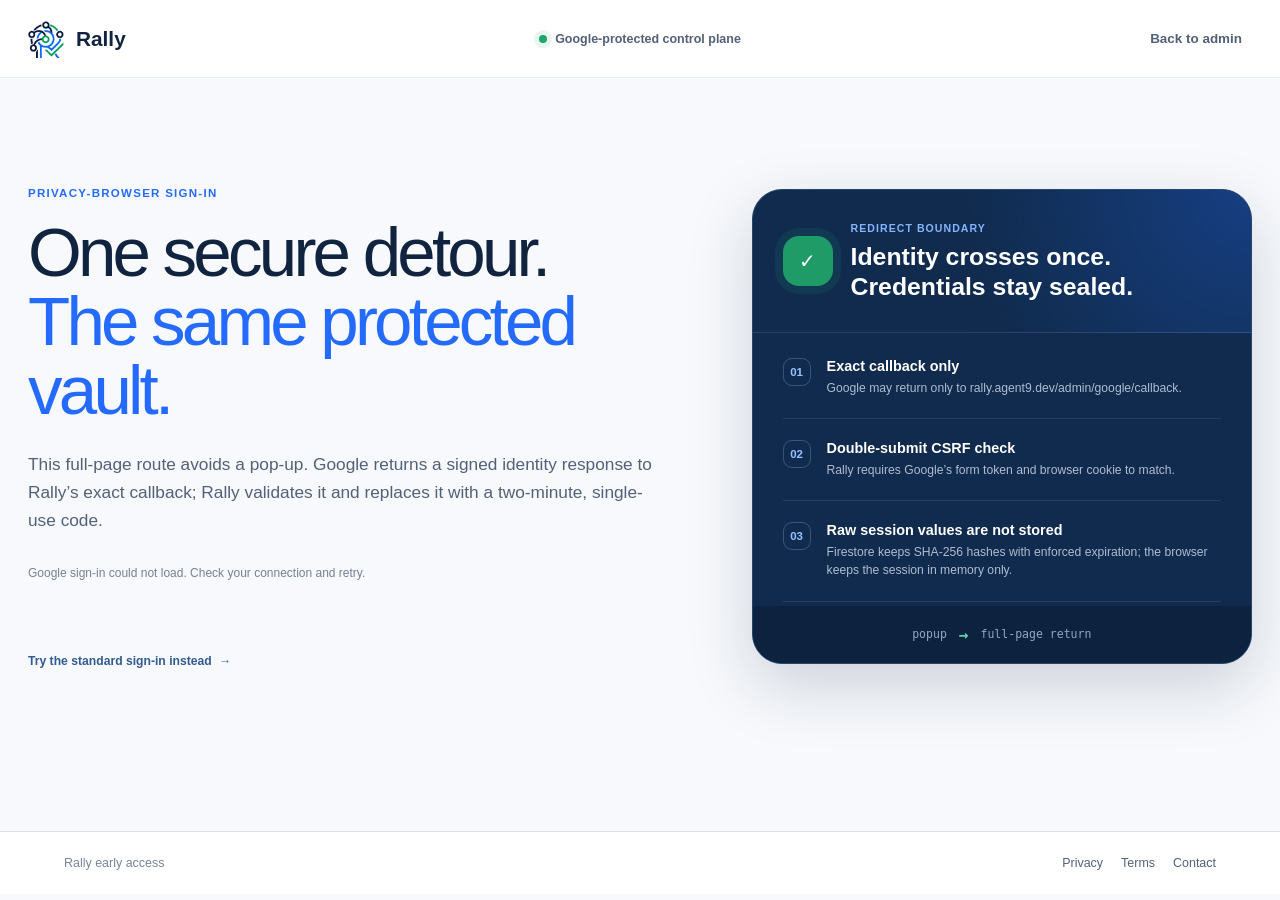
<file: site/admin/private-browser/index.html>
<!doctype html>
<html lang="en">
<head>
  <meta charset="utf-8">
  <meta name="viewport" content="width=device-width,initial-scale=1">
  <meta name="robots" content="noindex,nofollow">
  <meta name="theme-color" content="#f7f9fc">
  <title>Rally Admin · Full-page Google sign-in</title>
  <link rel="icon" href="../../rally-symbol.png">
  <link rel="stylesheet" href="../styles.css?v=20260830b">
  <script src="../config.js" defer></script>
  <script src="app.js?v=20260831b" defer></script>
</head>
<body class="redirect-page">
  <header class="admin-header">
    <a class="brand" href="../../" aria-label="Rally homepage"><img src="../../rally-symbol.png" alt=""><span>Rally</span></a>
    <div class="header-trust"><span class="trust-dot"></span><span>Google-protected control plane</span></div>
    <a class="text-link" href="../">Back to admin</a>
  </header>

  <main class="redirect-main">
    <section class="redirect-shell">
      <div class="redirect-copy">
        <p class="eyebrow">Privacy-browser sign-in</p>
        <h1>One secure detour.<br><span>The same protected vault.</span></h1>
        <p class="lede">This full-page route avoids a pop-up. Google returns a signed identity response to Rally’s exact callback; Rally validates it and replaces it with a two-minute, single-use code.</p>
        <div class="redirect-action">
          <div data-google-redirect-button></div>
          <p class="configuration-note" data-configuration-note>Checking secure sign-in…</p>
        </div>
        <a class="signin-fallback" href="../">Try the standard sign-in instead <span aria-hidden="true">→</span></a>
      </div>

      <aside class="redirect-proof" aria-label="Full-page sign-in security">
        <div class="receipt-heading"><span class="shield">✓</span><div><p>Redirect boundary</p><h2>Identity crosses once.<br>Credentials stay sealed.</h2></div></div>
        <ul>
          <li><span>01</span><div><b>Exact callback only</b><small>Google may return only to rally.agent9.dev/admin/google/callback.</small></div></li>
          <li><span>02</span><div><b>Double-submit CSRF check</b><small>Rally requires Google’s form token and browser cookie to match.</small></div></li>
          <li><span>03</span><div><b>Raw session values are not stored</b><small>Firestore keeps SHA-256 hashes with enforced expiration; the browser keeps the session in memory only.</small></div></li>
        </ul>
        <p class="receipt-rule"><span>popup</span><b>→</b><span>full-page return</span></p>
      </aside>
    </section>
  </main>

  <footer class="admin-legal"><span>Rally early access</span><nav aria-label="Legal"><a href="../../privacy/">Privacy</a><a href="../../terms/">Terms</a><a href="mailto:terry@agent9.dev">Contact</a></nav></footer>
</body>
</html>
</file>
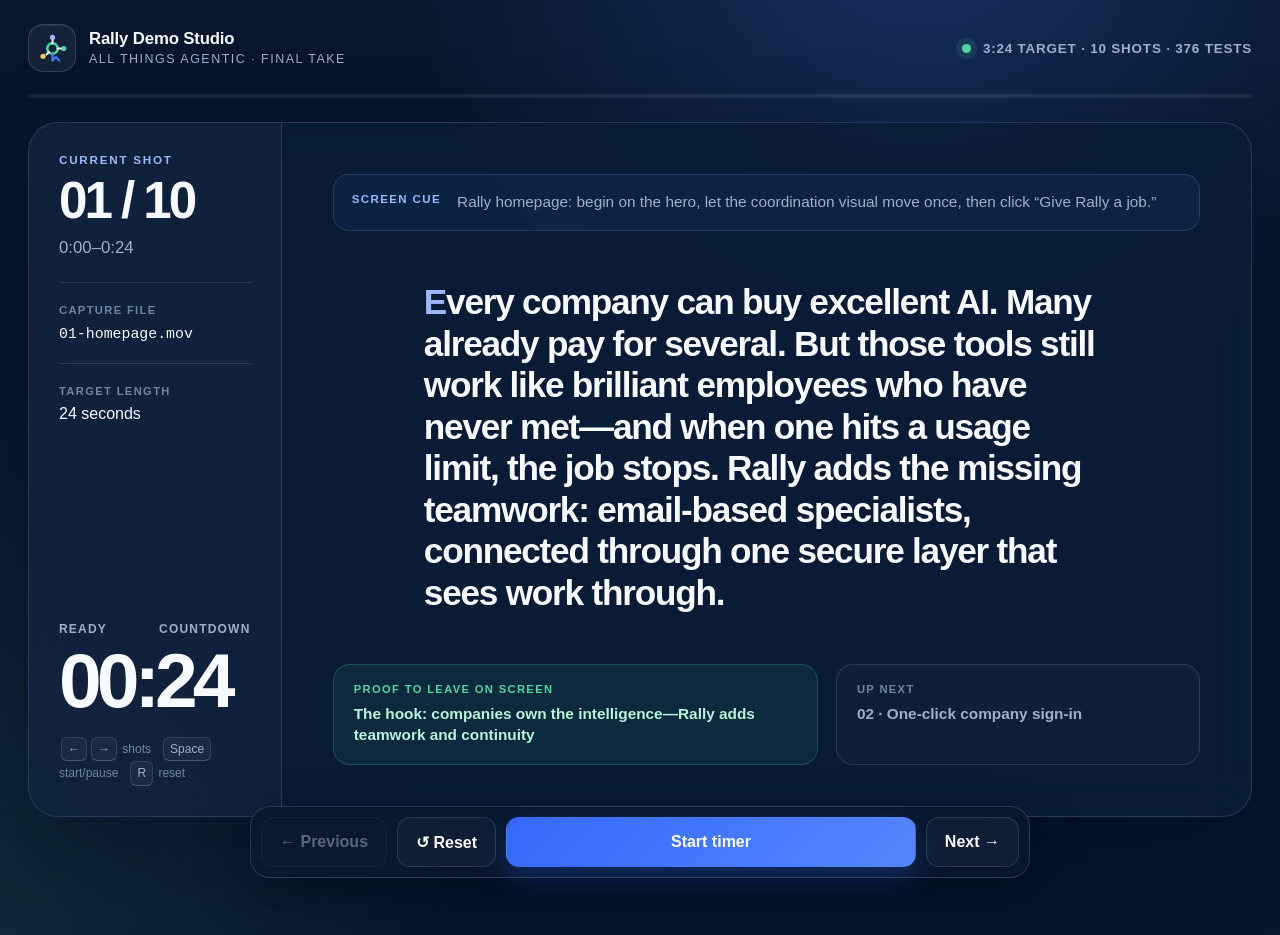
<file: studio/demo-teleprompter.html>
<!doctype html>
<html lang="en">
<head>
  <meta charset="utf-8">
  <meta name="viewport" content="width=device-width, initial-scale=1">
  <meta name="color-scheme" content="dark">
  <title>Rally Demo Teleprompter</title>
  <style>
    :root {
      --ink: #f7faff;
      --muted: #9eb0cb;
      --quiet: #7186a5;
      --navy-950: #07162c;
      --navy-900: #0b1e39;
      --navy-850: #102747;
      --navy-800: #173356;
      --blue: #4b7cff;
      --blue-soft: #9db8ff;
      --green: #53d5a2;
      --green-soft: #b9f5dd;
      --amber: #ffca6a;
      --red: #ff7a78;
      --line: rgba(183, 205, 238, .16);
      --shadow: 0 30px 90px rgba(0, 8, 24, .42);
    }

    * { box-sizing: border-box; }

    html, body { min-height: 100%; }

    body {
      margin: 0;
      color: var(--ink);
      background:
        radial-gradient(circle at 72% -12%, rgba(75, 124, 255, .25), transparent 38%),
        radial-gradient(circle at -8% 100%, rgba(83, 213, 162, .12), transparent 34%),
        var(--navy-950);
      font-family: Inter, ui-sans-serif, -apple-system, BlinkMacSystemFont, "Segoe UI", sans-serif;
      -webkit-font-smoothing: antialiased;
    }

    button { font: inherit; }

    .app {
      width: min(1680px, 100%);
      min-height: 100vh;
      margin: 0 auto;
      padding: 24px 28px 118px;
    }

    .topbar {
      display: flex;
      align-items: center;
      justify-content: space-between;
      gap: 24px;
      margin-bottom: 22px;
    }

    .brand {
      display: flex;
      align-items: center;
      gap: 13px;
      min-width: 0;
    }

    .mark {
      width: 48px;
      height: 48px;
      display: grid;
      place-items: center;
      border: 1px solid rgba(171, 198, 240, .2);
      border-radius: 15px;
      background: rgba(255, 255, 255, .06);
      box-shadow: inset 0 1px rgba(255, 255, 255, .08);
    }

    .mark svg { width: 31px; height: 31px; }

    .brand-copy strong {
      display: block;
      font-size: 1.05rem;
      letter-spacing: -.01em;
    }

    .brand-copy span {
      color: var(--muted);
      font-size: .78rem;
      letter-spacing: .12em;
      text-transform: uppercase;
    }

    .session {
      display: flex;
      align-items: center;
      gap: 12px;
      color: var(--muted);
      font-size: .84rem;
      font-weight: 700;
      letter-spacing: .06em;
      text-transform: uppercase;
    }

    .live-dot {
      width: 9px;
      height: 9px;
      border-radius: 50%;
      background: var(--green);
      box-shadow: 0 0 0 6px rgba(83, 213, 162, .11);
    }

    .progress-track {
      height: 4px;
      overflow: hidden;
      margin-bottom: 24px;
      border-radius: 99px;
      background: rgba(255, 255, 255, .08);
    }

    .progress-fill {
      height: 100%;
      width: 0;
      border-radius: inherit;
      background: linear-gradient(90deg, var(--blue), var(--green));
      transition: width .35s ease;
    }

    .stage {
      display: grid;
      grid-template-columns: minmax(245px, .62fr) minmax(0, 2.38fr);
      min-height: calc(100vh - 205px);
      overflow: hidden;
      border: 1px solid rgba(173, 201, 242, .18);
      border-radius: 30px;
      background: rgba(10, 29, 55, .86);
      box-shadow: var(--shadow);
      backdrop-filter: blur(24px);
    }

    .rail {
      display: flex;
      flex-direction: column;
      padding: 30px;
      border-right: 1px solid var(--line);
      background: rgba(255, 255, 255, .026);
    }

    .eyebrow {
      margin: 0 0 10px;
      color: var(--blue-soft);
      font-size: .73rem;
      font-weight: 800;
      letter-spacing: .15em;
      text-transform: uppercase;
    }

    .shot-count {
      margin: 0;
      font-size: clamp(2.2rem, 4vw, 4.3rem);
      line-height: .98;
      letter-spacing: -.06em;
    }

    .time-range {
      margin: 12px 0 24px;
      color: var(--muted);
      font-size: 1.05rem;
      font-variant-numeric: tabular-nums;
    }

    .meta-block {
      padding: 21px 0;
      border-top: 1px solid var(--line);
    }

    .meta-block:last-of-type { border-bottom: 1px solid var(--line); }

    .meta-label {
      display: block;
      margin-bottom: 8px;
      color: var(--quiet);
      font-size: .7rem;
      font-weight: 800;
      letter-spacing: .12em;
      text-transform: uppercase;
    }

    .clip-name {
      color: var(--ink);
      font-family: ui-monospace, SFMono-Regular, Menlo, Consolas, monospace;
      font-size: .93rem;
      overflow-wrap: anywhere;
    }

    .timer-wrap { margin-top: auto; padding-top: 26px; }

    .timer-label {
      display: flex;
      justify-content: space-between;
      margin-bottom: 8px;
      color: var(--muted);
      font-size: .75rem;
      font-weight: 800;
      letter-spacing: .1em;
      text-transform: uppercase;
    }

    .timer {
      font-size: clamp(3.3rem, 6vw, 6.3rem);
      font-weight: 700;
      line-height: .95;
      letter-spacing: -.065em;
      font-variant-numeric: tabular-nums;
    }

    .timer.warning { color: var(--amber); }
    .timer.over { color: var(--red); }

    .keys {
      margin: 20px 0 0;
      color: var(--quiet);
      font-size: .75rem;
      line-height: 1.55;
    }

    kbd {
      display: inline-block;
      min-width: 1.7em;
      padding: 2px 6px;
      margin: 0 2px;
      color: var(--muted);
      border: 1px solid var(--line);
      border-bottom-color: rgba(183, 205, 238, .28);
      border-radius: 6px;
      background: rgba(255, 255, 255, .04);
      font: inherit;
      text-align: center;
    }

    .prompter {
      display: grid;
      grid-template-rows: auto 1fr auto;
      min-width: 0;
      padding: clamp(30px, 4vw, 68px);
    }

    .cue {
      display: grid;
      grid-template-columns: auto 1fr;
      gap: 16px;
      align-items: start;
      padding: 16px 18px;
      border: 1px solid rgba(157, 184, 255, .18);
      border-radius: 16px;
      color: var(--muted);
      background: rgba(75, 124, 255, .075);
      font-size: clamp(.9rem, 1.2vw, 1.05rem);
      line-height: 1.48;
    }

    .cue strong {
      color: var(--blue-soft);
      font-size: .72rem;
      letter-spacing: .12em;
      text-transform: uppercase;
      white-space: nowrap;
    }

    .voiceover {
      align-self: center;
      max-width: 35ch;
      margin: clamp(36px, 5vh, 78px) auto;
      font-size: clamp(1.6rem, 2.75vw, 3.55rem);
      font-weight: 650;
      line-height: 1.18;
      letter-spacing: -.035em;
      text-wrap: balance;
    }

    .voiceover::first-letter { color: var(--blue-soft); }

    .bottom-grid {
      display: grid;
      grid-template-columns: 1fr minmax(280px, .75fr);
      gap: 18px;
      align-items: stretch;
    }

    .proof,
    .next-shot {
      padding: 18px 20px;
      border-radius: 17px;
    }

    .proof {
      border: 1px solid rgba(83, 213, 162, .24);
      background: rgba(83, 213, 162, .075);
    }

    .proof .meta-label { color: var(--green); }

    .proof p,
    .next-shot p {
      margin: 0;
      color: var(--green-soft);
      font-size: clamp(.95rem, 1.2vw, 1.08rem);
      font-weight: 650;
      line-height: 1.4;
    }

    .next-shot {
      border: 1px solid var(--line);
      background: rgba(255, 255, 255, .025);
    }

    .next-shot p { color: var(--muted); font-weight: 550; }

    .controls {
      position: fixed;
      z-index: 10;
      left: 50%;
      bottom: 22px;
      display: flex;
      align-items: center;
      gap: 10px;
      width: min(780px, calc(100% - 32px));
      padding: 10px;
      border: 1px solid rgba(182, 207, 242, .19);
      border-radius: 20px;
      background: rgba(8, 24, 46, .9);
      box-shadow: 0 18px 50px rgba(0, 7, 20, .45);
      backdrop-filter: blur(20px);
      transform: translateX(-50%);
    }

    .control {
      min-height: 50px;
      padding: 0 18px;
      color: var(--ink);
      border: 1px solid var(--line);
      border-radius: 13px;
      background: rgba(255, 255, 255, .035);
      cursor: pointer;
      font-weight: 750;
    }

    .control:hover { background: rgba(255, 255, 255, .08); }
    .control:focus-visible { outline: 3px solid var(--blue-soft); outline-offset: 2px; }
    .control:disabled { opacity: .35; cursor: not-allowed; }

    .control.primary {
      flex: 1;
      color: white;
      border-color: transparent;
      background: linear-gradient(135deg, #3568fa, #5687ff);
      box-shadow: 0 12px 30px rgba(53, 104, 250, .25);
    }

    .control.primary[data-running="true"] {
      color: var(--navy-950);
      background: var(--amber);
      box-shadow: 0 12px 30px rgba(255, 202, 106, .18);
    }

    .sr-only {
      position: absolute;
      width: 1px;
      height: 1px;
      padding: 0;
      margin: -1px;
      overflow: hidden;
      clip: rect(0, 0, 0, 0);
      white-space: nowrap;
      border: 0;
    }

    @media (max-width: 900px) {
      .app { padding: 16px 16px 112px; }
      .session { display: none; }
      .stage { grid-template-columns: 1fr; min-height: auto; }
      .rail {
        display: grid;
        grid-template-columns: 1fr 1fr;
        gap: 14px 24px;
        padding: 22px;
        border-right: 0;
        border-bottom: 1px solid var(--line);
      }
      .rail-head { grid-column: 1; }
      .meta-block { padding: 8px 0; border-top: 0; }
      .meta-block:last-of-type { border-bottom: 0; }
      .timer-wrap { grid-column: 2; grid-row: 1 / span 2; margin: 0; padding: 0; text-align: right; }
      .keys { display: none; }
      .prompter { padding: 24px; }
      .voiceover { max-width: none; margin: 38px auto; font-size: clamp(2rem, 7vw, 3.6rem); }
      .bottom-grid { grid-template-columns: 1fr; }
    }

    @media (max-width: 560px) {
      .brand-copy span { display: none; }
      .rail { grid-template-columns: 1fr; }
      .timer-wrap { grid-column: 1; grid-row: auto; text-align: left; }
      .cue { grid-template-columns: 1fr; gap: 6px; }
      .controls { gap: 6px; }
      .control { padding: 0 12px; }
      .control span { display: none; }
    }

    @media (prefers-reduced-motion: reduce) {
      *, *::before, *::after {
        scroll-behavior: auto !important;
        transition-duration: .01ms !important;
        animation-duration: .01ms !important;
        animation-iteration-count: 1 !important;
      }
    }
  </style>
</head>
<body>
  <main class="app">
    <header class="topbar">
      <div class="brand">
        <div class="mark" aria-hidden="true">
          <svg viewBox="0 0 36 36" fill="none">
            <circle cx="18" cy="18" r="6" stroke="#53d5a2" stroke-width="3"/>
            <circle cx="18" cy="5" r="3" fill="#9db8ff"/>
            <circle cx="31" cy="18" r="3" fill="#53d5a2"/>
            <circle cx="7" cy="27" r="3" fill="#ffca6a"/>
            <path d="M18 8v4M28 18h-4M11 25l3-3" stroke="#f7faff" stroke-width="2.2" stroke-linecap="round"/>
            <path d="M18 24v8l4-4 4 4" stroke="#4b7cff" stroke-width="2.5" stroke-linecap="round" stroke-linejoin="round"/>
          </svg>
        </div>
        <div class="brand-copy">
          <strong>Rally Demo Studio</strong>
          <span>All Things Agentic · Final Take</span>
        </div>
      </div>
      <div class="session"><span class="live-dot"></span><span>3:24 target · 10 shots · 376 tests</span></div>
    </header>

    <div class="progress-track" aria-hidden="true"><div class="progress-fill" id="progressFill"></div></div>

    <section class="stage" aria-labelledby="shotTitle">
      <aside class="rail">
        <div class="rail-head">
          <p class="eyebrow">Current shot</p>
          <h1 class="shot-count" id="shotTitle">01 / 10</h1>
          <p class="time-range" id="timeRange">0:00–0:22</p>
        </div>

        <div class="meta-block">
          <span class="meta-label">Capture file</span>
          <span class="clip-name" id="clipName">01-homepage.mov</span>
        </div>

        <div class="meta-block">
          <span class="meta-label">Target length</span>
          <span id="targetLength">22 seconds</span>
        </div>

        <div class="timer-wrap">
          <div class="timer-label"><span id="timerState">Ready</span><span>Countdown</span></div>
          <div class="timer" id="timer" aria-live="polite">00:22</div>
        </div>

        <p class="keys"><kbd>←</kbd><kbd>→</kbd> shots &nbsp; <kbd>Space</kbd> start/pause &nbsp; <kbd>R</kbd> reset</p>
      </aside>

      <article class="prompter">
        <div class="cue">
          <strong>Screen cue</strong>
          <span id="screenCue">Rally homepage, pause on hero, click Give Rally a job.</span>
        </div>

        <p class="voiceover" id="voiceover">Every company can buy excellent AI. Many already pay for several.</p>

        <div class="bottom-grid">
          <section class="proof">
            <span class="meta-label">Proof to leave on screen</span>
            <p id="proofCue">Hosted product; immediate value and “twist.”</p>
          </section>
          <section class="next-shot">
            <span class="meta-label">Up next</span>
            <p id="nextShot">Magic-link sign-in</p>
          </section>
        </div>
      </article>
    </section>
  </main>

  <nav class="controls" aria-label="Teleprompter controls">
    <button class="control" id="previousButton" type="button" aria-label="Previous shot">← <span>Previous</span></button>
    <button class="control" id="resetButton" type="button" aria-label="Reset shot timer">↺ <span>Reset</span></button>
    <button class="control primary" id="timerButton" type="button" data-running="false">Start timer</button>
    <button class="control" id="nextButton" type="button" aria-label="Next shot"><span>Next</span> →</button>
  </nav>

  <div class="sr-only" id="announcer" aria-live="polite"></div>

  <script>
    "use strict";

    const shots = [
      {
        range: "0:00–0:24",
        duration: 24,
        clip: "01-homepage.mov",
        label: "Homepage and value",
        cue: "Rally homepage: begin on the hero, let the coordination visual move once, then click “Give Rally a job.”",
        voiceover: "Every company can buy excellent AI. Many already pay for several. But those tools still work like brilliant employees who have never met—and when one hits a usage limit, the job stops. Rally adds the missing teamwork: email-based specialists, connected through one secure layer that sees work through.",
        proof: "The hook: companies own the intelligence—Rally adds teamwork and continuity"
      },
      {
        range: "0:24–0:42",
        duration: 18,
        clip: "02-magic-link.mov",
        label: "One-click company sign-in",
        cue: "On /admin, enter terry@agent9.dev. Cut to the Rally email in Zoho, click “Sign in to Rally,” and hold on the authenticated Work dashboard.",
        voiceover: "Rally starts with identity people understand. Enter an approved company address, click a magic link, and you are inside. Rally stores no new password, and no model receives a mailbox credential.",
        proof: "Real company-email authentication · one expiring link · authenticated workspace"
      },
      {
        range: "0:42–1:02",
        duration: 20,
        clip: "03-dashboard-job.mov",
        label: "Commission a dashboard job",
        cue: "Show the four-step teammate setup briefly. Click New job, paste the prepared outcome, keep Second Wind on, submit, and hold on the queued run receipt.",
        voiceover: "I choose a specialist role, set its expertise and recovery, and approve only the company systems it may use. Rally handles policy and model routing underneath, then returns a durable run receipt.",
        proof: "Human-friendly setup · manual intake · real run ID · policy attached"
      },
      {
        range: "1:02–1:22",
        duration: 20,
        clip: "04-email-live.mov",
        label: "Unedited email intake",
        cue: "In Zoho, show the real request addressed to rally@updates.agent9.dev, click Send, return to Work, and hold as its run appears. Keep the send-to-queue sequence unedited.",
        voiceover: "This specialist has a real company address. My ordinary email enters the same governed queue as the dashboard request. Rally works asynchronously, and I can reply later to refine or resume the job.",
        proof: "LIVE · ordinary email · asynchronous work · one governed queue"
      },
      {
        range: "1:22–1:44",
        duration: 22,
        clip: "05-multi-agent-proof.mov",
        label: "Independent multi-agent proof",
        cue: "Open real run r-20260831-48141a. Move slowly across the timeline, 6/6 checklist, owner-to-verifier identities, evidence count, and completed receipt.",
        voiceover: "This is not a chat transcript. Gemini researches, Claude synthesizes, and Codex challenges. Policy prevents self-approval. This real thirteen-turn run rejected unsupported claims, repaired them, and closed six of six checks with evidence.",
        proof: "REAL RUN · 13 turns · 6/6 checks · three families · zero self-approval"
      },
      {
        range: "1:44–2:02",
        duration: 18,
        clip: "06-media-proof.mov",
        label: "Real Google media output",
        cue: "Open the README media proof, press play on the committed MP4 for 4 seconds, show the Nano Banana 2 image, then pause on the generation receipt and model IDs.",
        voiceover: "Rally delivers files, not just text. This song came from Lyria 3 Pro; this image from Nano Banana 2. The playable outputs, exact prompts, hashes, and provider receipts are public evidence.",
        proof: "PLAYABLE OUTPUT · Lyria 3 Pro · Nano Banana 2 · prompts + hashes + receipts"
      },
      {
        range: "2:02–2:24",
        duration: 22,
        clip: "07-second-wind.mov",
        label: "Second Wind recovery",
        cue: "Open run r-20260830-447f2f. Hold on the first blocked event, follow both Second Wind handoffs, then finish on 6/6 verified.",
        voiceover: "An API balance runs dry. A subscription window closes. Second Wind preserves accepted work, hands it to the next eligible specialist, and keeps approval independent. This real run recovered and still finished six of six.",
        proof: "REAL RECOVERY · usage failure survived · output improved · authority unchanged"
      },
      {
        range: "2:24–2:48",
        duration: 24,
        clip: "08-google-cloud.mov",
        label: "Google is load-bearing",
        cue: "In Google Cloud Console show project rally-agent9-2026, the Ready Cloud Run coordinator, one sanitized Firestore run record, and a content-free Cloud Trace entry.",
        voiceover: "Google secures the control plane behind every specialist. Gemini and ADK coordinate on IAM-protected Cloud Run. Firestore claims work and fences retries. Cloud Trace proves execution without prompt content, and Cloud KMS protects connection secrets.",
        proof: "VISIBLE GOOGLE CLOUD PROOF · Gemini · ADK · Cloud Run · Firestore · Trace · KMS"
      },
      {
        range: "2:48–3:08",
        duration: 20,
        clip: "09-architecture-repo.mov",
        label: "Architecture and reproducibility",
        cue: "Scroll the README from the architecture diagram to the proof ledger, A2A and WebMCP boundaries, test evidence, then the reproducible setup section.",
        voiceover: "The public repo proves what the demo claims: replay-safe state, scoped tools, independent authority, A2A, WebMCP, tests, live ADK evaluations, deployment identities, and reproducible setup.",
        proof: "PUBLIC PROOF · architecture · A2A · WebMCP · tests · live evals · reproducibility"
      },
      {
        range: "3:08–3:24",
        duration: 16,
        clip: "10-close.mov",
        label: "Value close",
        cue: "Return to the completed dashboard receipt or polished delivery email. End on the Rally logo and the line “Rally is how your AIs work together.”",
        voiceover: "Rally gives your company email-based AI specialists, equipped with approved tools and protected by a Google-backed control plane. It keeps work moving and raises quality through independent review. One request. Finished work. Rally is how your AIs work together.",
        proof: "The close: keep your tools · remove the management tax · trust the result"
      }
    ];

    const elements = {
      shotTitle: document.getElementById("shotTitle"),
      timeRange: document.getElementById("timeRange"),
      clipName: document.getElementById("clipName"),
      targetLength: document.getElementById("targetLength"),
      screenCue: document.getElementById("screenCue"),
      voiceover: document.getElementById("voiceover"),
      proofCue: document.getElementById("proofCue"),
      nextShot: document.getElementById("nextShot"),
      progressFill: document.getElementById("progressFill"),
      timer: document.getElementById("timer"),
      timerState: document.getElementById("timerState"),
      previousButton: document.getElementById("previousButton"),
      nextButton: document.getElementById("nextButton"),
      resetButton: document.getElementById("resetButton"),
      timerButton: document.getElementById("timerButton"),
      announcer: document.getElementById("announcer")
    };

    let currentIndex = 0;
    let elapsedSeconds = 0;
    let startedAt = 0;
    let running = false;
    let animationFrame = 0;

    function twoDigits(value) {
      return String(Math.max(0, Math.floor(value))).padStart(2, "0");
    }

    function formatTime(seconds, showOverrun) {
      const absolute = Math.abs(Math.ceil(seconds));
      const minutes = Math.floor(absolute / 60);
      const remainder = absolute % 60;
      return `${showOverrun && seconds < 0 ? "+" : ""}${twoDigits(minutes)}:${twoDigits(remainder)}`;
    }

    function totalElapsedBefore(index) {
      return shots.slice(0, index).reduce((total, shot) => total + shot.duration, 0);
    }

    function updateTimer() {
      const shot = shots[currentIndex];
      const remaining = shot.duration - elapsedSeconds;
      elements.timer.textContent = formatTime(remaining, true);
      elements.timer.classList.toggle("warning", remaining > 0 && remaining <= 5);
      elements.timer.classList.toggle("over", remaining <= 0);
      elements.timerState.textContent = remaining <= 0 ? "Over target" : running ? "Running" : elapsedSeconds > 0 ? "Paused" : "Ready";
      elements.timerButton.textContent = running ? "Pause timer" : elapsedSeconds > 0 ? "Resume timer" : "Start timer";
      elements.timerButton.dataset.running = String(running);

      const complete = totalElapsedBefore(currentIndex) + Math.min(elapsedSeconds, shot.duration);
      const total = shots.reduce((sum, item) => sum + item.duration, 0);
      elements.progressFill.style.width = `${Math.min(100, (complete / total) * 100)}%`;
    }

    function tick(now) {
      if (!running) return;
      elapsedSeconds = Math.max(0, (now - startedAt) / 1000);
      updateTimer();
      animationFrame = requestAnimationFrame(tick);
    }

    function toggleTimer() {
      if (running) {
        running = false;
        cancelAnimationFrame(animationFrame);
      } else {
        running = true;
        startedAt = performance.now() - elapsedSeconds * 1000;
        animationFrame = requestAnimationFrame(tick);
      }
      updateTimer();
    }

    function resetTimer() {
      running = false;
      cancelAnimationFrame(animationFrame);
      elapsedSeconds = 0;
      updateTimer();
    }

    function renderShot(announce) {
      const shot = shots[currentIndex];
      const next = shots[currentIndex + 1];
      elements.shotTitle.textContent = `${twoDigits(currentIndex + 1)} / ${twoDigits(shots.length)}`;
      elements.timeRange.textContent = shot.range;
      elements.clipName.textContent = shot.clip;
      elements.targetLength.textContent = `${shot.duration} seconds`;
      elements.screenCue.textContent = shot.cue;
      elements.voiceover.textContent = shot.voiceover;
      elements.proofCue.textContent = shot.proof;
      elements.nextShot.textContent = next ? `${twoDigits(currentIndex + 2)} · ${next.label}` : "Finish on the Rally logo";
      elements.previousButton.disabled = currentIndex === 0;
      elements.nextButton.disabled = currentIndex === shots.length - 1;
      resetTimer();
      if (announce) elements.announcer.textContent = `Shot ${currentIndex + 1}: ${shot.label}`;
      document.title = `${twoDigits(currentIndex + 1)} · ${shot.label} — Rally Demo`;
    }

    function moveShot(direction) {
      const nextIndex = Math.min(shots.length - 1, Math.max(0, currentIndex + direction));
      if (nextIndex === currentIndex) return;
      currentIndex = nextIndex;
      renderShot(true);
    }

    elements.previousButton.addEventListener("click", () => moveShot(-1));
    elements.nextButton.addEventListener("click", () => moveShot(1));
    elements.resetButton.addEventListener("click", resetTimer);
    elements.timerButton.addEventListener("click", toggleTimer);

    document.addEventListener("keydown", (event) => {
      const tag = event.target && event.target.tagName;
      if (tag === "INPUT" || tag === "TEXTAREA" || tag === "SELECT") return;
      if (event.key === "ArrowLeft") {
        event.preventDefault();
        moveShot(-1);
      } else if (event.key === "ArrowRight") {
        event.preventDefault();
        moveShot(1);
      } else if (event.code === "Space") {
        event.preventDefault();
        toggleTimer();
      } else if (event.key.toLowerCase() === "r") {
        event.preventDefault();
        resetTimer();
      }
    });

    renderShot(false);
  </script>
</body>
</html>
</file>
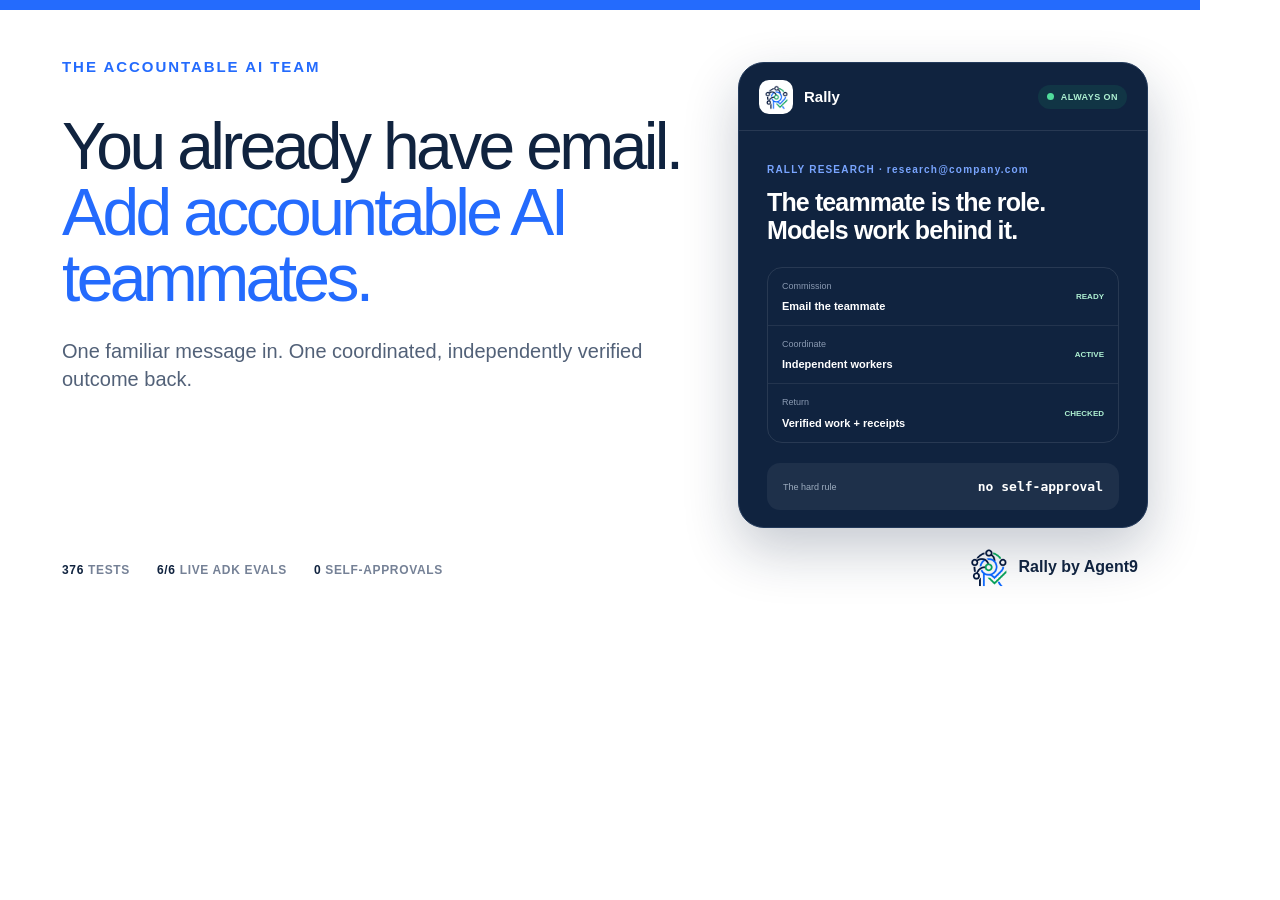
<file: studio/og-card.html>
<!doctype html>
<html lang="en">
  <head>
    <meta charset="utf-8">
    <meta name="viewport" content="width=1200, initial-scale=1">
    <title>Rally social card</title>
    <style>
      * { box-sizing: border-box; }
      html, body { width: 1200px; height: 630px; margin: 0; overflow: hidden; }
      body { position: relative; padding: 58px 62px; color: #10233f; background: #fff; font-family: Arial, system-ui, sans-serif; }
      body::before { position: absolute; inset: 0 0 auto; height: 10px; background: #246bfd; content: ""; }
      .copy { width: 660px; }
      .eyebrow { margin: 0 0 38px; color: #246bfd; font-size: 15px; font-weight: 700; letter-spacing: .13em; }
      h1 { margin: 0; font-size: 66px; font-weight: 500; line-height: 1; letter-spacing: -.055em; }
      h1 em { color: #246bfd; font-style: normal; }
      .lede { max-width: 620px; margin: 26px 0 0; color: #526178; font-size: 20px; line-height: 1.42; }
      .proof { position: absolute; left: 62px; bottom: 54px; display: flex; gap: 27px; color: #758196; font: 600 12px/1 Arial, sans-serif; letter-spacing: .055em; }
      .proof b { color: #10233f; }
      .brand { position: absolute; right: 62px; bottom: 42px; display: flex; align-items: center; gap: 10px; color: #10233f; font-size: 16px; font-weight: 700; }
      .mark { width: 42px; height: 42px; object-fit: contain; }
      .app { position: absolute; top: 62px; right: 52px; width: 410px; height: 466px; overflow: hidden; color: #fff; border: 1px solid #233a5b; border-radius: 26px; background: #10233f; box-shadow: 0 22px 54px rgba(16,35,63,.24); }
      .bar { height: 68px; display: flex; align-items: center; gap: 11px; padding: 0 20px; border-bottom: 1px solid rgba(255,255,255,.1); }
      .bar b { font-size: 15px; }
      .mini { width: 34px; height: 34px; padding: 4px; border-radius: 10px; background: #fff; }
      .status { display: flex; align-items: center; gap: 7px; margin-left: auto; padding: 7px 9px; color: #aef0d2; border-radius: 999px; background: rgba(22,163,106,.14); font-size: 9px; font-weight: 700; letter-spacing: .05em; }
      .status i { width: 7px; height: 7px; border-radius: 50%; background: #50dc9b; }
      .profile { padding: 28px; }
      .profile > span { color: #79a5ff; font-size: 10px; font-weight: 700; letter-spacing: .12em; }
      .profile h2 { max-width: 330px; margin: 12px 0 23px; font-size: 25px; line-height: 1.1; letter-spacing: -.035em; }
      .capabilities { overflow: hidden; border: 1px solid rgba(255,255,255,.1); border-radius: 15px; }
      .capabilities div { min-height: 58px; display: grid; grid-template-columns: 1fr auto; align-items: center; gap: 4px 12px; padding: 10px 14px; border-bottom: 1px solid rgba(255,255,255,.08); }
      .capabilities div:last-child { border-bottom: 0; }
      .capabilities span { color: #8999b1; font-size: 9px; }
      .capabilities b { grid-column: 1; font-size: 11px; }
      .capabilities small { grid-column: 2; grid-row: 1 / 3; color: #aef0d2; font-size: 8px; font-weight: 700; }
      .rule { display: flex; align-items: center; justify-content: space-between; margin-top: 20px; padding: 16px; border-radius: 13px; background: rgba(255,255,255,.06); }
      .rule span { color: #9dacbf; font-size: 9px; }
      .rule code { color: #fff; font: 700 13px ui-monospace, SFMono-Regular, Menlo, monospace; }
    </style>
  </head>
  <body>
    <div class="copy">
      <p class="eyebrow">THE ACCOUNTABLE AI TEAM</p>
      <h1>You already have email.<br><em>Add accountable AI teammates.</em></h1>
      <p class="lede">One familiar message in. One coordinated, independently verified outcome back.</p>
    </div>
    <div class="app">
      <div class="bar"><img class="mini" src="../site/rally-symbol.png" alt=""><b>Rally</b><span class="status"><i></i> ALWAYS ON</span></div>
      <div class="profile">
        <span>RALLY RESEARCH · research@company.com</span>
        <h2>The teammate is the role. Models work behind it.</h2>
        <div class="capabilities"><div><span>Commission</span><b>Email the teammate</b><small>READY</small></div><div><span>Coordinate</span><b>Independent workers</b><small>ACTIVE</small></div><div><span>Return</span><b>Verified work + receipts</b><small>CHECKED</small></div></div>
        <div class="rule"><span>The hard rule</span><code>no self-approval</code></div>
      </div>
    </div>
    <div class="proof"><span><b>376</b> TESTS</span><span><b>6/6</b> LIVE ADK EVALS</span><span><b>0</b> SELF-APPROVALS</span></div>
    <div class="brand"><img class="mark" src="../site/rally-symbol.png" alt=""><span>Rally by Agent9</span></div>
  </body>
</html>
</file>
<file: site/styles.css>
:root {
  --blue: #246bfd;
  --blue-hover: #1554d8;
  --blue-soft: #e9f0ff;
  --blue-pale: #f3f6ff;
  --green: #16a36a;
  --green-bright: #11875a;
  --green-soft: #e7f7f0;
  --red: #d93025;
  --red-soft: #fce8e6;
  --yellow: #f9ab00;
  --yellow-soft: #fef7e0;
  --ink: #10233f;
  --muted: #526178;
  --quiet: #758196;
  --line: #d9e0ea;
  --line-soft: #e8edf3;
  --surface: #ffffff;
  --surface-alt: #f6f8fc;
  --canvas: #ffffff;
  --shadow: 0 1px 2px rgba(60, 64, 67, .1), 0 2px 10px rgba(60, 64, 67, .08);
  --max: 1440px;
}

* { box-sizing: border-box; }
html { scroll-behavior: smooth; }
body {
  margin: 0;
  color: var(--ink);
  background: var(--canvas);
  font-family: Roboto, Arial, system-ui, -apple-system, sans-serif;
  -webkit-font-smoothing: antialiased;
}
.sr-only { position: absolute; width: 1px; height: 1px; overflow: hidden; padding: 0; margin: -1px; clip: rect(0, 0, 0, 0); white-space: nowrap; border: 0; }
body, button, a { font-size: 16px; }
button, a { font: inherit; }
a { color: inherit; text-decoration: none; }
button { color: inherit; }
p { color: var(--muted); line-height: 1.65; }
h1, h2, h3, p { margin-top: 0; }
h1, h2, h3 { font-family: Arial, system-ui, sans-serif; }
h1 { margin-bottom: 28px; font-size: clamp(3.5rem, 7vw, 6.4rem); font-weight: 500; line-height: .98; letter-spacing: -.06em; }
h1 span { color: var(--blue); }
h2 { margin-bottom: 20px; font-size: clamp(2.25rem, 4.5vw, 4.5rem); font-weight: 500; line-height: 1.05; letter-spacing: -.045em; }
h3 { font-size: 1.18rem; font-weight: 600; line-height: 1.3; }
button:focus-visible, a:focus-visible, summary:focus-visible { outline: 3px solid rgba(11, 87, 208, .28); outline-offset: 3px; }

.skip-link { position: fixed; z-index: 100; top: -60px; left: 18px; padding: 12px 16px; color: #fff; border-radius: 8px; background: var(--blue); }
.skip-link:focus { top: 18px; }

.event-bar {
  min-height: 34px;
  display: flex;
  align-items: center;
  justify-content: center;
  gap: 10px;
  padding: 7px 20px;
  color: #3c4043;
  border-bottom: 1px solid var(--line-soft);
  background: var(--surface-alt);
  font-size: .74rem;
  letter-spacing: .01em;
}
.event-bar strong { color: var(--blue); font-weight: 600; }
.event-separator { width: 1px; height: 14px; background: var(--line); }
.google-dots { display: inline-flex; align-items: center; gap: 3px; }
.google-dots i { width: 6px; height: 6px; border-radius: 50%; background: #4285f4; }
.google-dots i:nth-child(2) { background: #ea4335; }
.google-dots i:nth-child(3) { background: #fbbc04; }
.google-dots i:nth-child(4) { background: #34a853; }
.google-dots.small i { width: 5px; height: 5px; }

.site-header {
  position: sticky;
  z-index: 30;
  top: 0;
  max-width: var(--max);
  min-height: 80px;
  display: grid;
  grid-template-columns: 1fr auto 1fr;
  align-items: center;
  gap: 24px;
  margin: 0 auto;
  padding: 0 28px;
  border-bottom: 1px solid transparent;
  background: rgba(255,255,255,.94);
  backdrop-filter: blur(14px);
  transition: border-color .2s, box-shadow .2s;
}
.site-header.is-scrolled { border-bottom-color: var(--line-soft); box-shadow: 0 1px 5px rgba(60,64,67,.09); }
.brand { display: inline-flex; align-items: center; gap: 11px; width: max-content; }
.brand-name { color: var(--ink); font-size: 1.35rem; font-weight: 650; letter-spacing: -.035em; }
.brand-mark {
  width: 38px;
  height: 38px;
  display: inline-block;
  flex: none;
  object-fit: contain;
}
.site-header .brand { gap: 13px; }
.site-header .brand-name { font-size: 1.52rem; letter-spacing: -.04em; }
.site-header .brand-mark { width: 48px; height: 48px; }
.brand-mark.mini { width: 28px; height: 28px; }
.brand-mark.large { width: 66px; height: 66px; margin-bottom: 24px; }
.brand-lockup { width: 156px; height: 156px; display: block; margin: 0 auto 18px; object-fit: contain; }
.nav-links { display: flex; align-items: center; justify-content: center; gap: 4px; }
.nav-links a, .text-button { padding: 11px 14px; color: var(--muted); border-radius: 999px; font-size: .88rem; font-weight: 500; }
.nav-links a:hover, .text-button:hover { color: var(--blue); background: var(--blue-pale); }
.header-actions { display: flex; align-items: center; justify-content: flex-end; gap: 7px; }

.button {
  min-height: 48px;
  display: inline-flex;
  align-items: center;
  justify-content: center;
  padding: 0 24px;
  cursor: pointer;
  border: 1px solid transparent;
  border-radius: 999px;
  font-weight: 600;
  letter-spacing: .005em;
  transition: background .18s, border-color .18s, box-shadow .18s, transform .18s;
}
.button:hover { transform: translateY(-1px); }
.button-primary { color: #fff; background: var(--blue); box-shadow: 0 1px 2px rgba(11,87,208,.22); }
.button-primary:hover { background: var(--blue-hover); box-shadow: 0 2px 7px rgba(11,87,208,.24); }
.button-outline { color: var(--blue); border-color: #747775; background: #fff; }
.button-outline:hover { border-color: var(--blue); background: var(--blue-pale); }
.button-quiet { color: #315b91; border-color: transparent; background: transparent; }
.button-quiet:hover { color: var(--blue); border-color: #c8d3e1; background: var(--blue-pale); }
.button-small { min-height: 40px; padding: 0 20px; font-size: .87rem; }
.full-width { width: 100%; }

.hero { max-width: 1360px; margin: 0 auto; padding: 96px 32px 88px; }
.hero-grid { display: grid; grid-template-areas: "copy visual" "conversion visual"; grid-template-columns: minmax(0, .9fr) minmax(560px, 1.1fr); grid-template-rows: auto auto; align-items: center; column-gap: 64px; }
.hero-copy { grid-area: copy; align-self: end; max-width: 720px; }
.hero-conversion { grid-area: conversion; align-self: start; }
.hero h1 { font-size: clamp(3.5rem, 5.7vw, 5.7rem); }
.eyebrow { margin-bottom: 18px; color: var(--blue); font-size: .78rem; font-weight: 700; letter-spacing: .1em; text-transform: uppercase; }
.hero-lede { max-width: 700px; margin: 0 0 32px; font-size: clamp(1.06rem, 1.7vw, 1.25rem); }
.hero-actions { display: flex; flex-wrap: wrap; justify-content: flex-start; gap: 12px; }
.hero-note { margin: 18px 0 0; color: var(--quiet); font-size: .84rem; }
.hero-note span { margin-right: 5px; color: var(--green); font-weight: 700; }
.email-visual { position: relative; grid-area: visual; overflow: hidden; min-height: 620px; padding: 20px; border: 1px solid #d6deea; border-radius: 32px; background: linear-gradient(145deg,#f4f7fb,#fff 58%); box-shadow: 0 30px 80px rgba(16,35,63,.16); }
.email-visual::before { position: absolute; top: -135px; right: -110px; width: 330px; height: 330px; border-radius: 50%; background: radial-gradient(circle,rgba(66,133,244,.16),rgba(66,133,244,0) 68%); content: ""; }
.teammate-header { position: relative; z-index: 2; display: flex; align-items: center; justify-content: space-between; gap: 18px; margin: 0 2px 15px; }
.teammate-header > div { display: flex; align-items: center; gap: 10px; }
.teammate-header img { width: 38px; height: 38px; padding: 3px; border-radius: 12px; background: #fff; box-shadow: var(--shadow); object-fit: contain; }
.teammate-header b, .teammate-header small { display: block; }
.teammate-header b { color: var(--ink); font-size: .78rem; }
.teammate-header small { margin-top: 2px; color: var(--quiet); font-size: .58rem; }
.teammate-live { display: inline-flex; align-items: center; gap: 7px; padding: 7px 9px; color: var(--green-bright); border: 1px solid #bce2d0; border-radius: 999px; background: #eff9f4; font-size: .57rem; font-weight: 800; text-transform: uppercase; letter-spacing: .055em; }
.teammate-live i { width: 7px; height: 7px; border-radius: 50%; background: #26a66b; box-shadow: 0 0 0 4px rgba(38,166,107,.1); }
.email-message { position: relative; z-index: 2; padding: 17px 18px; border: 1px solid #dfe5ed; border-radius: 18px; background: #fff; box-shadow: 0 7px 22px rgba(16,35,63,.055); }
.email-meta { display: flex; align-items: center; gap: 10px; }
.email-avatar { width: 32px; height: 32px; display: grid; flex: none; place-items: center; color: #fff; border-radius: 10px; background: #ea4335; font-size: .65rem; font-weight: 800; }
.rally-avatar { padding: 3px; background: #fff; box-shadow: inset 0 0 0 1px #e3e8ef; }
.rally-avatar img { width: 100%; height: 100%; object-fit: contain; }
.email-meta b, .email-meta small { display: block; }
.email-meta b { color: #253952; font-size: .7rem; }
.email-meta small { margin-top: 2px; color: #8793a4; font-size: .52rem; }
.email-meta > strong { margin-left: auto; padding: 5px 7px; color: var(--green-bright); border-radius: 999px; background: var(--green-soft); font-size: .49rem; text-transform: uppercase; letter-spacing: .05em; }
.email-subject { margin: 13px 0 7px; color: var(--ink); font-size: .78rem; font-weight: 750; line-height: 1.35; }
.email-message > p:not(.email-subject) { margin: 0; color: #596a80; font-size: .65rem; line-height: 1.48; }
.email-context { display: flex; flex-wrap: wrap; gap: 6px; margin-top: 12px; }
.email-context span { padding: 5px 7px; color: #526986; border: 1px solid #dce3ec; border-radius: 999px; background: #f8fafc; font-size: .5rem; font-weight: 700; }
.teammate-work { position: relative; z-index: 2; margin: 10px 9px; padding: 12px 13px; border: 1px solid #cad9f4; border-radius: 15px; background: #eef4ff; }
.work-label { display: flex; align-items: center; justify-content: space-between; gap: 10px; margin-bottom: 9px; }
.work-label span { color: #5e7190; font-size: .5rem; font-weight: 800; letter-spacing: .06em; text-transform: uppercase; }
.work-label b { color: #174ea6; font-size: .57rem; }
.teammate-work ol { display: grid; grid-template-columns: repeat(4,1fr); gap: 5px; margin: 0; padding: 0; list-style: none; }
.teammate-work li { position: relative; min-height: 41px; display: flex; align-items: center; gap: 6px; padding: 7px; border: 1px solid #d6e1f5; border-radius: 10px; background: rgba(255,255,255,.8); }
.teammate-work li:not(:last-child)::after { position: absolute; z-index: 3; top: 50%; right: -7px; color: #7a99cf; content: "›"; transform: translateY(-52%); }
.teammate-work li span { width: 20px; height: 20px; display: grid; flex: none; place-items: center; color: #fff; border-radius: 7px; background: var(--blue); font-size: .48rem; font-weight: 800; }
.teammate-work li b { color: #415775; font-size: .52rem; }
.teammate-work li.is-verified { border-color: #b8ddca; background: #f1faf5; }
.teammate-work li.is-verified span { background: var(--green); }
.email-response { border-color: #b8ddca; background: linear-gradient(150deg,#f8fcfa,#fff 52%); }
.email-deliverable { display: grid; grid-template-columns: 34px 1fr; align-items: center; gap: 10px; margin-top: 11px; padding: 10px; border: 1px solid #dce5df; border-radius: 12px; background: #fff; }
.email-deliverable > span { width: 32px; height: 32px; display: grid; place-items: center; color: #fff; border-radius: 9px; background: var(--blue); font-size: .7rem; }
.email-deliverable b, .email-deliverable small { display: block; }
.email-deliverable b { color: #30465f; font-size: .62rem; }
.email-deliverable small { margin-top: 3px; color: var(--quiet); font-size: .5rem; }
.email-receipt { display: flex; flex-wrap: wrap; gap: 5px; margin-top: 10px; }
.email-receipt span { padding: 5px 7px; color: #36705a; border-radius: 999px; background: #e9f6ef; font-size: .48rem; font-weight: 700; }
.email-visual > footer { position: relative; z-index: 2; display: flex; align-items: center; justify-content: space-between; gap: 16px; padding: 13px 3px 0; color: #738197; font-size: .55rem; }
.email-visual > footer b { color: var(--blue); }
.mission-visual { position: relative; grid-area: visual; overflow: hidden; min-height: 580px; padding: 22px; color: #fff; border: 1px solid #263e60; border-radius: 32px; background: radial-gradient(circle at 50% 42%, rgba(36,107,253,.18), transparent 34%), linear-gradient(145deg, #0d1d34, #102846 72%, #0d213c); box-shadow: 0 32px 80px rgba(16,35,63,.25); }
.mission-visual::before { position: absolute; top: -120px; right: -110px; width: 310px; height: 310px; border: 1px solid rgba(120,168,255,.12); border-radius: 50%; content: ""; box-shadow: 0 0 0 46px rgba(120,168,255,.025), 0 0 0 92px rgba(120,168,255,.018); }
.mission-topbar { position: relative; z-index: 5; display: flex; align-items: center; justify-content: space-between; padding: 2px 2px 16px; color: #8fa2bc; font-size: .62rem; text-transform: uppercase; letter-spacing: .08em; }
.mission-topbar span { display: inline-flex; align-items: center; gap: 8px; color: #b8f1d8; font-weight: 750; }
.mission-topbar span i { width: 7px; height: 7px; border-radius: 50%; background: #50dc9b; box-shadow: 0 0 0 5px rgba(80,220,155,.1); animation: mission-live 2.4s ease-in-out infinite; }
.mission-topbar b { font-size: .6rem; font-weight: 650; }
.mission-topbar .relay-label { color: #a7b9d1; letter-spacing: .055em; }
.mission-topbar .relay-label i { display: inline; width: auto; height: auto; margin: 0 2px; color: #6fa5ff; border-radius: 0; background: none; box-shadow: none; font-style: normal; animation: none; }
.mission-goal { position: relative; z-index: 4; min-height: 54px; display: grid; grid-template-columns: auto 1fr; align-items: center; gap: 15px; padding: 10px 14px; border: 1px solid rgba(142,177,232,.22); border-radius: 14px; background: rgba(255,255,255,.065); box-shadow: inset 0 1px 0 rgba(255,255,255,.045); }
.mission-step-label { display: inline-flex; align-items: center; gap: 8px; color: #94a8c4; font-size: .6rem; font-weight: 700; text-transform: uppercase; letter-spacing: .075em; }
.mission-step-label b { width: 20px; height: 20px; display: grid; place-items: center; color: #fff; border-radius: 7px; background: var(--blue); font-size: .6rem; }
.mission-goal p { margin: 0; color: #fff; font-size: .8rem; font-weight: 620; line-height: 1.3; letter-spacing: -.01em; }
.mission-goal > small { display: none; }
.mission-network { position: relative; z-index: 2; height: 350px; margin: 4px 0 2px; }
.mission-network::before { position: absolute; top: 148px; left: 50%; width: 276px; height: 276px; border: 1px solid rgba(132,169,226,.08); border-radius: 50%; content: ""; transform: translate(-50%, -50%); }
.access-ring { position: absolute; z-index: 3; top: 148px; left: 50%; width: 218px; height: 218px; border: 1px solid rgba(120,168,255,.24); border-radius: 50%; box-shadow: inset 0 0 32px rgba(36,107,253,.035), 0 0 0 7px rgba(36,107,253,.025); transform: translate(-50%, -50%); }
.access-ring::before { position: absolute; inset: -2px; border: 2px solid transparent; border-top-color: rgba(110,160,255,.52); border-right-color: rgba(80,220,155,.2); border-radius: inherit; content: ""; animation: mission-access-boundary 14s ease-in-out infinite; }
.access-ring-label { position: absolute; z-index: 2; top: 25px; left: 50%; display: grid; gap: 1px; padding: 3px 7px; border-radius: 7px; background: rgba(13,29,52,.88); text-align: center; transform: translateX(-50%); white-space: nowrap; }
.access-ring-label b { color: #a9c6ef; font-size: .42rem; font-weight: 750; letter-spacing: .06em; text-transform: uppercase; }
.access-ring-label small { color: #637c9d; font-size: .34rem; }
.orbit-asset { position: absolute; z-index: 4; display: inline-flex; align-items: center; gap: 5px; padding: 4px 7px 4px 4px; color: #b8c8dc; border: 1px solid rgba(255,255,255,.11); border-radius: 10px; background: rgba(15,39,69,.97); box-shadow: 0 8px 20px rgba(0,0,0,.2); font-size: .4rem; font-weight: 650; white-space: nowrap; animation: mission-system-use 14s ease-in-out infinite; }
.orbit-asset i { width: 24px; height: 24px; display: grid; place-items: center; border-radius: 7px; background: #fff; }
.orbit-asset img { width: 14px; height: 14px; display: block; object-fit: contain; }
.workspace-orbit { top: -15px; left: 50%; transform: translateX(-50%); animation-delay: 5.1s; }
.bigquery-orbit { top: 50%; right: -29px; transform: translateY(-50%); animation-delay: 5.9s; }
.slack-orbit { top: 50%; left: -23px; transform: translateY(-50%); animation-delay: 6.7s; }
.rally-core { position: absolute; z-index: 5; top: 148px; left: 50%; width: 118px; height: 118px; display: grid; place-items: center; align-content: center; border: 1px solid rgba(120,168,255,.42); border-radius: 50%; background: #10233f; box-shadow: 0 0 0 9px rgba(36,107,253,.08), 0 18px 38px rgba(0,0,0,.24); transform: translate(-50%, -50%); animation: mission-core-evidence 14s ease-in-out infinite; }
.core-orbit { position: absolute; inset: -14px; border: 2px solid rgba(120,168,255,.14); border-top-color: #78a8ff; border-right-color: rgba(80,220,155,.65); border-radius: 50%; animation: mission-control-rotate 12s linear infinite, mission-control-pulse 14s ease-in-out infinite; }
.governance-marker { position: absolute; z-index: 2; inset: -15px; pointer-events: none; animation: mission-governance-marker 12s linear infinite; }
.governance-marker::before { position: absolute; top: -5px; left: 50%; width: 15px; height: 17px; display: grid; place-items: center; color: #fff; clip-path: polygon(50% 0, 91% 18%, 82% 70%, 50% 100%, 18% 70%, 9% 18%); background: linear-gradient(145deg, #78a8ff, #35c98a); box-shadow: 0 0 12px rgba(80,220,155,.4); content: "✓"; font-size: 7px; font-weight: 850; line-height: 1; transform: translateX(-50%); animation: mission-governance-symbol 12s linear infinite; }
.rally-core img { width: 43px; height: 43px; margin-bottom: 3px; padding: 2px; border-radius: 13px; background: #fff; object-fit: contain; }
.rally-core strong, .rally-core small { display: block; }
.rally-core strong { font-size: .78rem; letter-spacing: -.01em; }
.rally-core small { color: #8ea2bf; font-size: .48rem; }
.core-state { position: relative; width: 100%; height: 10px; display: block; margin-top: 2px; }
.core-state small { position: absolute; inset: 0; color: #8ea2bf; font-size: .44rem; line-height: 10px; text-align: center; opacity: 0; white-space: nowrap; }
.core-state-default { animation: mission-core-state-default 14s linear infinite; }
.core-state-accepted { color: #8ee2ba !important; animation: mission-core-state-accepted 14s linear infinite; }
.core-state-routing { color: #9fc0f5 !important; animation: mission-core-state-routing 14s linear infinite; }
.model-node { position: absolute; z-index: 6; min-width: 150px; display: grid; grid-template-columns: 35px 1fr; align-items: center; gap: 9px; padding: 10px 11px; border: 1px solid rgba(255,255,255,.11); border-radius: 14px; background: rgba(20,42,72,.96); box-shadow: 0 12px 28px rgba(0,0,0,.18); }
.model-node::after { position: absolute; inset: -1px; pointer-events: none; border: 1px solid transparent; border-radius: inherit; content: ""; animation: mission-node 14s ease-in-out infinite; }
.model-node .model-avatar { width: 35px; height: 35px; display: grid; place-items: center; overflow: hidden; border: 1px solid rgba(255,255,255,.72); border-radius: 11px; background: #fff; box-shadow: 0 5px 14px rgba(0,0,0,.18), inset 0 0 0 1px rgba(10,35,67,.04); }
.model-node .model-avatar img { width: 22px; height: 22px; display: block; object-fit: contain; }
.model-node p, .model-node strong, .model-node small { display: block; margin: 0; }
.model-node small { margin-bottom: 2px; color: #879bb7; font-size: .5rem; }
.model-node strong { color: #fff; font-size: .7rem; }
.node-state { position: absolute; top: -8px; right: 9px; padding: 4px 6px; color: #aef0d2; border: 1px solid rgba(80,220,155,.16); border-radius: 999px; background: #153b37; font-size: .43rem; font-style: normal; font-weight: 750; text-transform: uppercase; letter-spacing: .055em; opacity: .35; animation: mission-state 14s ease-in-out infinite; }
.gemini-node { top: 22px; left: 3px; }
.gemini-node .model-avatar img { width: 25px; height: 25px; }
.gemini-node::after, .gemini-node .node-state { animation-delay: .4s; }
.claude-node { top: 22px; right: 3px; }
.claude-node .model-avatar { background: #f7f3ee; }
.claude-node .model-avatar img { width: 23px; height: 23px; }
.claude-node::after, .claude-node .node-state { animation-delay: 4s; }
.openai-node { right: 50%; bottom: 0; transform: translateX(50%); }
.openai-node .model-avatar img { width: 25px; height: 25px; }
.openai-node::after, .openai-node .node-state { animation-delay: 7.6s; }
.network-line { position: absolute; z-index: 1; top: 148px; left: 50%; width: 145px; height: 1px; overflow: visible; background: linear-gradient(90deg, rgba(120,168,255,.5), rgba(120,168,255,.07)); transform-origin: left center; }
.network-line::after { position: absolute; top: -4px; left: 105px; width: 7px; height: 7px; border: 1px solid rgba(120,168,255,.46); border-radius: 50%; background: #102846; box-shadow: 0 0 0 3px rgba(36,107,253,.04); content: ""; animation: mission-policy-gate 14s ease-in-out infinite; }
.network-line i, .line-gemini::before, .line-claude::before, .line-openai::before { position: absolute; top: -4px; left: 0; width: 9px; height: 9px; opacity: 0; border: 1px solid rgba(255,255,255,.72); border-radius: 50%; background: #8eb8ff; box-shadow: 0 0 0 5px rgba(120,168,255,.12), 0 0 18px rgba(120,168,255,.72); animation: mission-packet 14s ease-in-out infinite; }
.line-gemini { transform: rotate(215deg); }
.line-gemini i, .line-gemini::after { animation-delay: 0s; }
.line-gemini::before { background: #50dc9b; box-shadow: 0 0 0 5px rgba(80,220,155,.12), 0 0 18px rgba(80,220,155,.72); content: ""; animation-name: mission-return-packet; animation-delay: 2.3s; }
.line-claude { transform: rotate(-35deg); }
.line-claude i, .line-claude::after { animation-delay: 3.6s; }
.line-claude::before { background: #50dc9b; box-shadow: 0 0 0 5px rgba(80,220,155,.12), 0 0 18px rgba(80,220,155,.72); content: ""; animation-name: mission-return-packet; animation-delay: 5.9s; }
.line-openai { width: 170px; transform: rotate(90deg); }
.line-openai i, .line-openai::after { animation-delay: 7.2s; }
.line-openai::before { background: #50dc9b; box-shadow: 0 0 0 5px rgba(80,220,155,.12), 0 0 18px rgba(80,220,155,.72); content: ""; animation-name: mission-return-packet; animation-delay: 9.5s; }
.mission-outcome { position: relative; z-index: 5; display: grid; grid-template-columns: 38px 1fr auto; align-items: center; gap: 11px; padding: 14px 15px; border: 1px solid rgba(80,220,155,.26); border-radius: 17px; background: linear-gradient(90deg, rgba(22,163,106,.17), rgba(22,163,106,.07)); box-shadow: 0 12px 30px rgba(0,0,0,.13); animation: mission-result 14s ease-in-out infinite; }
.outcome-check { width: 36px; height: 36px; display: grid; place-items: center; color: #fff; border-radius: 50%; background: var(--green); box-shadow: 0 0 0 6px rgba(80,220,155,.08); font-size: .9rem; font-weight: 800; }
.mission-outcome small, .mission-outcome strong, .mission-outcome p { display: block; margin: 0; }
.mission-outcome small { margin-bottom: 2px; color: #92cdb5; font-size: .5rem; text-transform: uppercase; letter-spacing: .065em; }
.mission-outcome strong { color: #fff; font-size: .74rem; }
.mission-outcome p { margin-top: 3px; color: #8fae9f; font-size: .5rem; line-height: 1.3; }
.outcome-status { padding: 5px 8px; color: #b8f1d8; border-radius: 999px; background: rgba(22,163,106,.2); font-size: .48rem; text-transform: uppercase; letter-spacing: .055em; }
.mission-rule { position: relative; z-index: 5; margin: 12px 2px 0; color: #778ca8; font-size: .54rem; line-height: 1.35; text-align: center; }
.mission-rule span { margin-right: 6px; color: #a9bdd6; font-family: ui-monospace, SFMono-Regular, Menlo, monospace; }
.hero-proof { max-width: none; display: grid; grid-template-columns: repeat(4, 1fr); margin: 68px auto 0; overflow: hidden; border: 1px solid var(--line-soft); border-radius: 20px; background: #fff; box-shadow: var(--shadow); text-align: left; }
.hero-proof div { min-height: 118px; padding: 24px; border-right: 1px solid var(--line-soft); }
.hero-proof div:last-child { border-right: 0; }
.hero-proof strong { display: block; color: var(--blue); font-size: 2rem; font-weight: 500; letter-spacing: -.04em; }
.hero-proof span { display: block; margin-top: 8px; color: var(--muted); font-size: .76rem; line-height: 1.35; text-transform: uppercase; letter-spacing: .055em; }

.story-section { max-width: 1320px; margin: 0 auto; padding: 118px 32px 130px; }
.story-heading { max-width: 1240px; margin-bottom: 58px; }
.story-heading h2 { max-width: none; white-space: nowrap; }
.story-heading h2 span { color: var(--blue); }
.story-heading > p:not(.eyebrow) { max-width: 790px; font-size: 1.12rem; }
.story-heading > p:last-child { margin-bottom: 0; }
.story-flow { display: grid; grid-template-columns: 1fr 46px 1fr 46px 1fr; align-items: stretch; }
.story-flow article { min-height: 296px; display: flex; flex-direction: column; padding: 28px 30px; border: 1px solid var(--line); border-radius: 26px; background: #fff; box-shadow: 0 10px 32px rgba(60,64,67,.06); }
.story-flow .rally-step { border-color: #b8cdfb; background: var(--blue-pale); }
.story-flow .verified-step { border-color: #bce5d2; background: #f2fbf7; }
.story-kicker { display: flex; align-items: center; gap: 12px; margin-bottom: 26px; }
.story-kicker .label { color: #174ea6; font-size: .76rem; font-weight: 750; letter-spacing: .065em; }
.verified-step .story-kicker .label { color: #137333; }
.story-step { width: 31px; height: 31px; display: grid; flex: none; place-items: center; color: var(--blue); border-radius: 10px; background: var(--blue-soft); font-size: .65rem; font-weight: 750; }
.verified-step .story-step { color: var(--green-bright); background: var(--green-soft); }
.story-flow h3 { max-width: 310px; margin: 0 0 18px; font-size: 1.35rem; line-height: 1.35; }
.story-flow small { display: block; margin-top: 8px; color: var(--quiet); font-size: .78rem; line-height: 1.5; }
.story-arrow { display: grid; place-items: center; color: #aab3c0; font-size: 1.35rem; }
.story-thesis { max-width: 820px; margin: 42px auto 0; padding: 18px 22px; border-radius: 999px; background: #f6f8fc; text-align: center; }
.story-thesis b { color: var(--ink); font-size: .92rem; }
.a2a-proof { max-width: 1120px; display: grid; grid-template-columns: 160px minmax(0, 1fr) 278px; align-items: center; gap: 28px; margin: 32px auto 0; padding: 24px 26px; border: 1px solid #d4e2fb; border-radius: 24px; background: linear-gradient(135deg, #f8faff 0%, #fff 62%); box-shadow: 0 8px 28px rgba(40,116,215,.07); }
.a2a-brand { display: flex; align-items: center; gap: 13px; }
.a2a-brand img { width: 52px; height: 52px; flex: none; }
.a2a-brand span, .a2a-brand small, .a2a-brand b { display: block; }
.a2a-brand small { margin-bottom: 4px; color: var(--quiet); font-size: .58rem; font-weight: 700; letter-spacing: .075em; line-height: 1.25; text-transform: uppercase; }
.a2a-brand b { color: #2874d7; font-size: 1rem; line-height: 1.15; }
.a2a-brand:hover b { color: var(--blue-hover); }
.a2a-copy { min-width: 0; }
.a2a-copy h3 { margin: 0 0 7px; font-size: 1.12rem; }
.a2a-copy p { margin: 0 0 9px; font-size: .8rem; line-height: 1.52; }
.a2a-copy p a, .a2a-source { color: #1967d2; font-weight: 650; text-decoration: underline; text-decoration-color: #aecbfa; text-underline-offset: 3px; }
.a2a-source { font-size: .7rem; text-decoration: none; }
.a2a-source:hover, .a2a-copy p a:hover { color: var(--blue-hover); text-decoration-color: currentColor; }
.a2a-timeline { display: grid; gap: 12px; margin: 0; padding: 0 0 0 22px; border-left: 1px solid var(--line); list-style: none; }
.a2a-timeline li { display: grid; grid-template-columns: 82px 1fr; align-items: baseline; gap: 8px; }
.a2a-timeline time { color: #2874d7; font-size: .64rem; font-weight: 750; text-transform: uppercase; }
.a2a-timeline span { color: var(--muted); font-size: .67rem; line-height: 1.35; }

.workspace-section { padding: 90px max(24px, calc((100vw - var(--max)) / 2)); background: var(--surface-alt); }
.workspace-heading { max-width: var(--max); display: grid; grid-template-columns: 1fr 440px; align-items: end; gap: 56px; margin: 0 auto 36px; }
.workspace-heading h2 { margin-bottom: 0; font-size: clamp(2.2rem, 4vw, 4rem); }
.workspace-heading > p { margin: 0; font-size: 1.05rem; }
.app-window { max-width: var(--max); height: 760px; margin: 0 auto; overflow: hidden; border: 1px solid #c7cacf; border-radius: 20px; background: #fff; box-shadow: 0 18px 45px rgba(60,64,67,.16); }
.app-topbar { height: 72px; display: grid; grid-template-columns: 44px 138px minmax(260px, 650px) 1fr; align-items: center; gap: 10px; padding: 0 20px; border-bottom: 1px solid var(--line-soft); }
.app-brand { display: flex; align-items: center; gap: 9px; color: #3c4043; font-size: 1.08rem; }
.app-brand b { font-weight: 500; }
.icon-button { width: 40px; height: 40px; display: inline-grid; flex: none; place-items: center; cursor: pointer; color: var(--muted); border: 0; border-radius: 50%; background: transparent; }
.icon-button:hover { background: #f1f3f4; }
.icon-button svg { width: 22px; height: 22px; fill: none; stroke: currentColor; stroke-linecap: round; stroke-linejoin: round; stroke-width: 1.8; }
.search-box { height: 48px; display: grid; grid-template-columns: 30px 1fr auto; align-items: center; gap: 8px; padding: 0 15px; color: #6f7478; border-radius: 12px; background: #f1f3f4; font-size: .9rem; }
.search-box svg { width: 21px; height: 21px; fill: none; stroke: #5f6368; stroke-width: 1.8; }
.search-box input { min-width: 0; padding: 0; color: #3c4043; border: 0; outline: 0; background: transparent; font: inherit; }
.search-box input::placeholder { color: #6f7478; opacity: 1; }
.search-box:focus-within { background: #fff; box-shadow: inset 0 0 0 2px #d2e3fc, 0 1px 4px rgba(60,64,67,.14); }
.search-box kbd { padding: 4px 7px; color: var(--quiet); border: 1px solid var(--line); border-radius: 5px; background: #fff; font: .7rem Arial, sans-serif; }
.app-actions { display: flex; align-items: center; justify-content: flex-end; gap: 3px; }
.app-actions .icon-button:first-child { font-weight: 600; }
.app-avatar { width: 34px; height: 34px; display: inline-grid; margin-left: 6px; place-items: center; color: #fff; border-radius: 50%; background: #315b91; font-size: .82rem; font-weight: 700; }
.console-live { display: inline-flex; align-items: center; gap: 6px; padding: 6px 9px; color: #6f7478; border-radius: 999px; background: #f1f3f4; font-size: .62rem; font-weight: 600; white-space: nowrap; }
.console-live i { width: 7px; height: 7px; border-radius: 50%; background: #9aa0a6; }
.console-live.is-live { color: #137333; background: var(--green-soft); }
.console-live.is-live i { background: var(--green); box-shadow: 0 0 0 3px rgba(52,168,83,.13); }
.console-live.is-error { color: #b3261e; background: var(--red-soft); }
.console-live.is-error i { background: var(--red); }
.app-body { height: calc(100% - 72px); display: grid; grid-template-columns: 88px 270px minmax(480px, 1fr) 280px; }

.app-rail { padding: 18px 8px; border-right: 1px solid var(--line-soft); background: var(--surface-alt); }
.compose-button { width: 68px; min-height: 58px; display: grid; place-items: center; gap: 2px; margin: 0 auto 22px; padding: 8px; cursor: pointer; color: var(--blue); border: 0; border-radius: 18px; background: var(--blue-soft); box-shadow: 0 1px 2px rgba(60,64,67,.12); font-size: .68rem; font-weight: 600; }
.compose-button:hover { background: #dbe7fb; }
.compose-button svg { width: 22px; height: 22px; fill: none; stroke: currentColor; stroke-linecap: round; stroke-width: 2; }
.app-rail nav { display: grid; gap: 4px; }
.app-rail nav a { min-height: 55px; display: grid; place-items: center; gap: 2px; padding: 6px 2px; color: var(--muted); border-radius: 14px; font-size: .65rem; }
.app-rail nav a:hover, .app-rail nav a.active { color: var(--blue); background: var(--blue-soft); }
.rail-icon { font-size: 1.12rem; line-height: 1; }

.run-list { min-width: 0; overflow: hidden; border-right: 1px solid var(--line-soft); background: #fff; }
.pane-heading { height: 76px; display: flex; align-items: center; justify-content: space-between; padding: 0 18px 0 22px; border-bottom: 1px solid var(--line-soft); }
.pane-heading h3 { margin: 0 0 3px; font-size: 1.18rem; font-weight: 500; }
.pane-heading span { color: var(--quiet); font-size: .7rem; }
.source-badge { width: max-content; padding: 4px 7px; color: #5f6368 !important; border-radius: 999px; background: #f1f3f4; font-size: .56rem !important; font-weight: 700; letter-spacing: .04em; }
.source-badge.live { color: #137333 !important; background: var(--green-soft); }
.run-results { height: calc(100% - 76px); overflow-y: auto; scrollbar-width: thin; scrollbar-color: #c6cacf transparent; }
.run-row { width: 100%; min-height: 132px; display: grid; grid-template-columns: 38px minmax(0, 1fr); gap: 12px; padding: 18px 16px; cursor: pointer; color: inherit; border: 0; border-bottom: 1px solid var(--line-soft); background: #fff; font: inherit; text-align: left; }
.run-row:hover { background: #f8fafd; }
.run-row:focus-visible { position: relative; z-index: 1; outline: 2px solid var(--blue); outline-offset: -2px; }
.run-row.selected { background: var(--blue-pale); box-shadow: inset 3px 0 var(--blue); }
.run-avatar, .message-avatar { display: inline-grid; place-items: center; color: #fff; border-radius: 50%; font-size: .78rem; font-weight: 700; }
.run-avatar { width: 36px; height: 36px; }
.human { background: #315b91; }
.gemini, .coordinator { background: #4285f4; }
.claude { background: #d96c5f; }
.openai { background: #202124; }
.recovery { color: #5f4500; background: #f9ab00; }
.run-copy { min-width: 0; }
.run-copy > span:first-child { display: flex; justify-content: space-between; gap: 6px; }
.run-copy b { overflow: hidden; color: #3c4043; font-size: .84rem; font-weight: 600; text-overflow: ellipsis; white-space: nowrap; }
.run-copy time { flex: none; color: var(--quiet); font-size: .65rem; }
.run-copy p { display: -webkit-box; overflow: hidden; margin: 6px 0 9px; font-size: .72rem; line-height: 1.4; -webkit-box-orient: vertical; -webkit-line-clamp: 2; }
.status-chip { width: max-content; display: inline-flex; align-items: center; padding: 5px 9px; border-radius: 999px; font-size: .65rem; font-weight: 600; white-space: nowrap; }
.status-chip.complete { color: var(--green); background: var(--green-soft); }
.status-chip.review { color: #8a5d00; background: var(--yellow-soft); }
.status-chip.blocked { color: var(--red); background: var(--red-soft); }

.thread-pane { min-width: 0; display: grid; grid-template-rows: 76px minmax(0, 1fr) 68px; background: #fff; }
.thread-header { display: flex; align-items: center; justify-content: space-between; gap: 16px; padding: 0 22px; border-bottom: 1px solid var(--line-soft); }
.thread-header > div { display: flex; align-items: center; min-width: 0; }
.thread-header h3 { overflow: hidden; margin: 0 0 4px; font-size: .98rem; font-weight: 600; text-overflow: ellipsis; white-space: nowrap; }
.thread-header p { margin: 0; color: var(--quiet); font-size: .68rem; }
.back-mobile { display: none; margin-right: 10px; font-size: 1.6rem; }
.thread-stream { overflow-y: auto; padding: 24px 24px 34px; scrollbar-width: thin; scrollbar-color: #c6cacf transparent; }
.thread-message { display: grid; grid-template-columns: 34px minmax(0, 1fr); gap: 11px; margin-bottom: 16px; }
.message-avatar { width: 32px; height: 32px; margin-top: 2px; font-size: .7rem; }
.message-card { padding: 14px 15px; border: 1px solid var(--line-soft); border-radius: 4px 16px 16px 16px; background: #fff; box-shadow: 0 1px 2px rgba(60,64,67,.07); }
.human-message { border: 0; background: #f1f3f4; box-shadow: none; }
.coordinator-message { border-color: #d2e3fc; background: #f8faff; }
.recovery-message { border-color: #fdd663; background: #fffbef; }
.verification-message { border-color: #ceead6; background: #f7fcf8; }
.message-meta { display: flex; align-items: center; justify-content: space-between; gap: 12px; margin-bottom: 7px; }
.message-meta > div { display: flex; align-items: center; gap: 7px; }
.message-meta b { color: #3c4043; font-size: .74rem; font-weight: 600; }
.message-meta time, .message-meta div > span:not(.verified-mark) { color: var(--quiet); font-size: .63rem; }
.verified-mark { padding: 3px 6px; color: var(--blue); border-radius: 999px; background: var(--blue-soft); font-size: .58rem; font-weight: 600; }
.message-card > p { margin: 0; color: #4f5458; font-size: .75rem; line-height: 1.55; }
.message-card > .message-narrative { white-space: pre-line; }
.report-message { border-color: #c4eed0; background: linear-gradient(145deg, #f7fcf8, #fff); }
.report-copy h4 { margin: 13px 0 5px; color: #3c4043; font-size: .7rem; }
.report-copy h4:first-child { margin-top: 0; }
.report-copy p { margin: 0 0 5px; color: #4f5458; font-size: .68rem; line-height: 1.5; }
.report-copy .report-line { padding-left: 8px; }
.message-tags { display: flex; flex-wrap: wrap; gap: 5px; margin-top: 11px; }
.message-tags span { padding: 4px 7px; color: var(--blue); border: 1px solid #d2e3fc; border-radius: 999px; background: #fff; font-size: .57rem; font-weight: 600; }
.code-receipt { margin-top: 11px; overflow: hidden; border: 1px solid var(--line-soft); border-radius: 9px; background: #fff; }
.code-receipt > div { min-height: 34px; display: grid; grid-template-columns: auto 1fr auto; align-items: center; gap: 7px; padding: 0 10px; font-size: .62rem; }
.code-receipt > div + div { border-top: 1px solid var(--line-soft); }
.file-dot { width: 7px; height: 7px; border-radius: 50%; background: var(--blue); }
.code-receipt code { overflow: hidden; color: #3c4043; text-overflow: ellipsis; white-space: nowrap; }
.diff, .test-line > span, .test-line b { color: var(--green); }
.state-update { display: flex; flex-wrap: wrap; align-items: center; gap: 6px; margin-top: 10px; padding: 8px 9px; border-radius: 8px; background: #f8f9fa; font-size: .58rem; }
.state-update span { color: var(--quiet); }
.state-update b { padding: 4px 7px; color: #8a5d00; border-radius: 999px; background: var(--yellow-soft); font-weight: 600; }
.state-evidence { width: 100%; overflow-wrap: anywhere; color: #5f6368; line-height: 1.45; }
.verification-receipt { display: flex; flex-wrap: wrap; align-items: center; gap: 9px; margin-top: 12px; padding: 9px; border-radius: 9px; background: var(--green-soft); }
.verification-receipt > span { width: 22px; height: 22px; display: grid; flex: none; place-items: center; color: #fff; border-radius: 50%; background: var(--green); font-size: .7rem; }
.verification-receipt b, .verification-receipt small { display: block; }
.verification-receipt b { color: var(--green); font-size: .67rem; }
.verification-receipt small { margin-top: 2px; color: #4f7057; font-size: .56rem; }
.receipt-evidence { width: 100%; margin: 0 0 0 31px; color: #4f7057; font-size: .58rem; line-height: 1.45; overflow-wrap: anywhere; }
.thread-footer { display: grid; grid-template-columns: 28px 1fr auto; align-items: center; gap: 8px; padding: 0 18px; border-top: 1px solid var(--line-soft); background: var(--surface-alt); }
.policy-icon { color: var(--blue); font-size: 1.2rem; }
.thread-footer p { margin: 0; }
.thread-footer b, .thread-footer span { display: block; }
.thread-footer b { color: #3c4043; font-size: .68rem; }
.thread-footer p span { margin-top: 2px; color: var(--quiet); font-size: .57rem; }
.thread-footer button { padding: 8px 11px; cursor: pointer; color: var(--blue); border: 0; border-radius: 7px; background: transparent; font-size: .65rem; font-weight: 600; }
.thread-footer button:hover { background: var(--blue-soft); }
.live-provenance { padding: 5px 8px; color: #137333; border-radius: 999px; background: var(--green-soft); font-size: .54rem !important; font-weight: 700; letter-spacing: .05em; }

.detail-pane { min-width: 0; overflow-y: auto; padding: 18px; border-left: 1px solid var(--line-soft); background: var(--surface-alt); }
.detail-heading { display: flex; align-items: center; justify-content: space-between; }
.label { margin: 0; color: var(--quiet); font-size: .63rem; font-weight: 600; letter-spacing: .08em; text-transform: uppercase; }
.completion-ring { position: relative; width: 110px; height: 110px; display: grid; margin: 16px auto 20px; place-items: center; }
.completion-ring svg { position: absolute; inset: 0; width: 100%; height: 100%; transform: rotate(-90deg); }
.completion-ring circle { fill: none; stroke-width: 8; }
.ring-track { stroke: #e3e7e4; }
.ring-value { stroke: var(--green); stroke-dasharray: 245; stroke-dashoffset: 0; stroke-linecap: round; }
.completion-ring > div { text-align: center; }
.completion-ring strong, .completion-ring span { display: block; }
.completion-ring strong { font-size: 1.45rem; font-weight: 500; }
.completion-ring span { color: var(--quiet); font-size: .65rem; }
.value-receipt-group { margin: 0 0 14px; }
.value-receipt-group > .label { margin-bottom: 8px; }
.value-receipt-grid { display: grid; grid-template-columns: 1fr 1fr; overflow: hidden; border: 1px solid var(--line-soft); border-radius: 12px; background: var(--line-soft); gap: 1px; }
.value-receipt-grid div { min-height: 68px; display: flex; flex-direction: column; justify-content: center; padding: 11px; background: #fff; }
.value-receipt-grid strong, .value-receipt-grid span { display: block; }
.value-receipt-grid strong { color: var(--blue); font-size: 1.05rem; font-weight: 600; }
.value-receipt-grid span { margin-top: 3px; color: var(--quiet); font-size: .52rem; line-height: 1.25; text-transform: uppercase; letter-spacing: .045em; }
.invariant-box { padding: 14px; border: 1px solid #d2e3fc; border-radius: 12px; background: #fff; }
.invariant-box span, .invariant-box code, .invariant-box small { display: block; }
.invariant-box span { color: var(--blue); font-size: .6rem; font-weight: 600; text-transform: uppercase; }
.invariant-box code { margin: 8px 0; color: #174ea6; font-size: .87rem; }
.invariant-box small { color: var(--quiet); font-size: .57rem; }
.invariant-box .continuity-proof { margin-top: 10px; padding-top: 10px; border-top: 1px solid #d2e3fc; color: #7a5b00; }
.detail-group { margin-top: 22px; }
.detail-group > .label { margin-bottom: 10px; }
.agent-row { min-height: 47px; display: grid; grid-template-columns: 9px 1fr auto; align-items: center; gap: 9px; border-top: 1px solid var(--line-soft); }
.agent-dot { width: 8px; height: 8px; border-radius: 50%; }
.agent-dot.google { background: #4285f4; }
.agent-dot.anthropic { background: #d96c5f; }
.agent-dot.openai { background: #202124; }
.agent-dot.other { background: #246bfd; }
.agent-row b, .agent-row small { display: block; }
.agent-row b { color: #3c4043; font-size: .65rem; }
.agent-row small, .agent-row > span:last-child { color: var(--quiet); font-size: .55rem; }
.checklist-row { min-height: 53px; display: grid; grid-template-columns: 22px 1fr; align-items: center; gap: 8px; padding: 7px 0; border-top: 1px solid var(--line-soft); }
.check-state { width: 19px; height: 19px; display: grid; place-items: center; color: #8a5d00; border-radius: 50%; background: var(--yellow-soft); font-size: .62rem; font-weight: 700; }
.check-state.done { color: #fff; background: var(--green); }
.checklist-row b, .checklist-row small { display: block; }
.checklist-row b { display: -webkit-box; overflow: hidden; color: #3c4043; font-size: .62rem; line-height: 1.35; -webkit-box-orient: vertical; -webkit-line-clamp: 2; }
.checklist-row small { margin-top: 3px; color: var(--quiet); font-size: .52rem; }
.detail-empty { color: var(--quiet); font-size: .62rem; line-height: 1.45; }
.cloud-evidence > div { min-height: 52px; display: grid; grid-template-columns: 26px 1fr auto; align-items: center; gap: 7px; padding: 0 7px; border: 1px solid var(--line-soft); background: #fff; }
.cloud-evidence > div:first-of-type { border-radius: 10px 10px 0 0; }
.cloud-evidence > div:last-child { border-top: 0; border-radius: 0 0 10px 10px; }
.cloud-evidence p { margin: 0; }
.cloud-evidence b, .cloud-evidence small { display: block; }
.cloud-evidence b { color: #3c4043; font-size: .63rem; }
.cloud-evidence small { margin-top: 2px; color: var(--quiet); font-size: .53rem; }
.green-check { color: var(--green); font-weight: 700; }

.console-loading, .console-empty, .console-error { min-height: 170px; display: flex; flex-direction: column; align-items: center; justify-content: center; padding: 24px; color: var(--quiet); text-align: center; }
.console-loading.large, .console-empty, .console-error { min-height: 100%; }
.console-loading i { width: 22px; height: 22px; margin-bottom: 12px; border: 3px solid #d2e3fc; border-top-color: var(--blue); border-radius: 50%; animation: console-spin .8s linear infinite; }
.console-loading b, .console-empty b, .console-error b { color: #3c4043; font-size: .72rem; }
.console-loading span, .console-empty p, .console-error p { max-width: 290px; margin: 6px 0 0; font-size: .62rem; line-height: 1.5; }
.empty-icon, .error-icon { width: 32px; height: 32px; display: grid; margin-bottom: 12px; place-items: center; border-radius: 50%; background: var(--blue-soft); color: var(--blue); }
.error-icon { color: var(--red); background: var(--red-soft); font-weight: 700; }
.console-error button { margin-top: 12px; padding: 7px 11px; cursor: pointer; color: var(--blue); border: 0; border-radius: 7px; background: var(--blue-soft); font: inherit; font-size: .62rem; font-weight: 600; }
@keyframes console-spin { to { transform: rotate(360deg); } }
@keyframes rally-handoff {
  0%, 14%, 86%, 100% { left: 7px; transform: translateX(0) scale(1); }
  43%, 57% { left: calc(100% - 17px); transform: translateX(0) scale(1); }
  47%, 53% { left: calc(100% - 17px); transform: translateX(0) scale(1.22); }
}
@keyframes mission-live { 50% { opacity: .55; transform: scale(.82); } }
@keyframes mission-packet {
  0% { left: 0; opacity: 0; transform: scale(.7); }
  2% { opacity: 1; }
  7% { left: calc(100% - 7px); opacity: 1; transform: scale(1); }
  9%, 100% { left: calc(100% - 7px); opacity: 0; transform: scale(1.15); }
}
@keyframes mission-return-packet {
  0% { left: calc(100% - 7px); opacity: 0; transform: scale(.7); }
  2% { opacity: 1; }
  7% { left: 0; opacity: 1; transform: scale(1); }
  9%, 100% { left: 0; opacity: 0; transform: scale(1.15); }
}
@keyframes mission-node {
  0%, 22%, 100% { border-color: transparent; box-shadow: none; }
  5%, 17% { border-color: rgba(120,168,255,.7); box-shadow: 0 0 0 4px rgba(36,107,253,.1), 0 0 24px rgba(36,107,253,.16); }
}
@keyframes mission-state {
  0%, 22%, 100% { opacity: .3; }
  5%, 17% { opacity: 1; box-shadow: 0 0 16px rgba(80,220,155,.14); }
}
@keyframes mission-policy-gate {
  0%, 21%, 100% { border-color: rgba(120,168,255,.4); background: #102846; box-shadow: 0 0 0 3px rgba(36,107,253,.04); }
  7%, 17% { border-color: #78a8ff; background: #78a8ff; box-shadow: 0 0 0 5px rgba(120,168,255,.12); }
}
@keyframes mission-access-boundary {
  0%, 33%, 70%, 100% { border-top-color: rgba(110,160,255,.35); border-right-color: rgba(80,220,155,.12); box-shadow: none; }
  40%, 64% { border-top-color: #78a8ff; border-right-color: #50dc9b; box-shadow: 0 0 22px rgba(80,220,155,.1), inset 0 0 20px rgba(36,107,253,.05); }
}
@keyframes mission-system-use {
  0%, 20%, 100% { color: #b8c8dc; border-color: rgba(255,255,255,.11); box-shadow: 0 8px 20px rgba(0,0,0,.2); }
  5%, 15% { color: #fff; border-color: rgba(80,220,155,.66); box-shadow: 0 0 0 4px rgba(80,220,155,.08), 0 8px 24px rgba(0,0,0,.22); }
}
@keyframes mission-control-rotate { to { transform: rotate(360deg); } }
@keyframes mission-governance-marker { to { transform: rotate(360deg); } }
@keyframes mission-governance-symbol { to { transform: translateX(-50%) rotate(-360deg); } }
@keyframes mission-control-pulse {
  0%, 28%, 72%, 100% { opacity: .7; box-shadow: none; }
  36%, 66% { opacity: 1; box-shadow: 0 0 18px rgba(120,168,255,.18); }
}
@keyframes mission-core-evidence {
  0%, 19%, 27%, 45%, 53%, 71%, 79%, 100% { border-color: rgba(120,168,255,.42); box-shadow: 0 0 0 9px rgba(36,107,253,.08), 0 18px 38px rgba(0,0,0,.24); }
  21%, 25%, 47%, 51%, 73%, 77% { border-color: rgba(80,220,155,.82); box-shadow: 0 0 0 9px rgba(80,220,155,.08), 0 0 30px rgba(80,220,155,.16), 0 18px 38px rgba(0,0,0,.24); }
}
@keyframes mission-core-state-default {
  0%, 19%, 30%, 45%, 56%, 71%, 79%, 100% { opacity: 1; }
  21%, 28%, 47%, 54%, 73%, 77% { opacity: 0; }
}
@keyframes mission-core-state-accepted {
  0%, 19%, 27%, 45%, 53%, 71%, 79%, 100% { opacity: 0; }
  21%, 25%, 47%, 51%, 73%, 77% { opacity: 1; }
}
@keyframes mission-core-state-routing {
  0%, 25%, 30%, 51%, 56%, 100% { opacity: 0; }
  27%, 28%, 53%, 54% { opacity: 1; }
}
@keyframes mission-result {
  0%, 76%, 100% { border-color: rgba(80,220,155,.22); box-shadow: 0 12px 30px rgba(0,0,0,.13); }
  82%, 95% { border-color: rgba(80,220,155,.68); box-shadow: 0 12px 30px rgba(0,0,0,.13), 0 0 0 6px rgba(80,220,155,.08), 0 0 30px rgba(80,220,155,.1); }
}
.section { max-width: 1240px; margin: 0 auto; padding: 130px 32px; }
.section-heading { max-width: 850px; margin-bottom: 54px; }
.section-heading > p:last-child { max-width: 720px; margin-bottom: 0; font-size: 1.08rem; }
.section-heading.centered { margin-left: auto; margin-right: auto; text-align: center; }
.section-heading.centered > p:last-child { margin-left: auto; margin-right: auto; }
.feature-grid { display: grid; grid-template-columns: repeat(3, 1fr); gap: 22px; }
.feature-card { min-height: 278px; padding: 30px 32px; border-radius: 28px; }
.feature-kicker { display: flex; align-items: center; gap: 12px; margin-bottom: 30px; }
.feature-card h3 { margin: 0 0 12px; font-size: 1.4rem; }
.feature-card p { margin: 0; font-size: .95rem; }
.feature-label { font-size: .76rem !important; font-weight: 750; letter-spacing: .065em; text-transform: uppercase; }
.feature-icon { width: 42px; height: 42px; display: grid; flex: none; place-items: center; border-radius: 14px; font-size: 1.25rem; }
.blue-card { background: #e8f0fe; }
.blue-card .feature-icon { color: #174ea6; background: #d2e3fc; }
.blue-card .feature-label { color: #174ea6; }
.yellow-card { background: #fef7e0; }
.yellow-card .feature-icon { color: #8a5d00; background: #feefc3; }
.yellow-card .feature-label { color: #8a5d00; }
.green-card { background: #e6f4ea; }
.green-card .feature-icon { color: #137333; background: #ceead6; }
.green-card .feature-label { color: #137333; }

.connector-section { position: relative; max-width: none; overflow: hidden; padding-right: max(32px, calc((100vw - 1240px) / 2)); padding-bottom: 90px; padding-left: max(32px, calc((100vw - 1240px) / 2)); background: #10233f; }
.connector-section::before { content: ""; position: absolute; top: -360px; right: -240px; width: 760px; height: 760px; border: 1px solid rgba(121,165,255,.14); border-radius: 50%; box-shadow: 0 0 0 90px rgba(121,165,255,.025), 0 0 0 180px rgba(121,165,255,.018); pointer-events: none; }
.connector-section > * { position: relative; }
.connector-section .eyebrow { color: #8eb4ff; }
.connector-heading { display: grid; grid-template-columns: minmax(0, 1.05fr) minmax(360px, .75fr); gap: 80px; align-items: end; max-width: none; }
.connector-heading h2 { margin: 0; color: #fff; }
.connector-heading h2 span { color: #8eb4ff; }
.connector-heading-copy { padding: 0 0 8px; }
.connector-heading-copy > p { margin: 0; color: #b9c7d9; font-size: .95rem; line-height: 1.65; }
.protocol-key { display: flex; flex-wrap: wrap; gap: 9px; margin-top: 24px; }
.protocol-key > span { display: inline-flex; align-items: center; gap: 7px; padding: 8px 11px; color: #9fb0c6; border: 1px solid rgba(255,255,255,.1); border-radius: 999px; background: rgba(255,255,255,.04); font-size: .66rem; }
.protocol-key b { color: #e8eef7; letter-spacing: .04em; }
.protocol-dot { width: 7px; height: 7px; border-radius: 50%; }
.mcp-dot { background: #6ea0ff; box-shadow: 0 0 0 4px rgba(110,160,255,.1); }
.a2a-dot { background: #4fc795; box-shadow: 0 0 0 4px rgba(79,199,149,.1); }
.connector-families { display: grid; grid-template-columns: repeat(3, minmax(0, 1fr)); gap: 16px; }
.connector-family { min-width: 0; overflow: hidden; border: 1px solid rgba(255,255,255,.11); border-radius: 26px; background: rgba(255,255,255,.042); box-shadow: 0 24px 70px rgba(2,12,27,.16); }
.connector-family > header { min-height: 110px; display: flex; align-items: center; gap: 16px; padding: 24px; border-bottom: 1px solid rgba(255,255,255,.09); background: linear-gradient(135deg, rgba(255,255,255,.045), transparent); }
.family-number { width: 40px; height: 40px; display: grid; flex: 0 0 auto; place-items: center; color: #adc8ff; border: 1px solid rgba(121,165,255,.32); border-radius: 12px; background: rgba(66,133,244,.11); font: 650 .69rem/1 var(--mono, monospace); }
.connector-family header p { margin: 0 0 5px; color: #7f93ae; font-size: .58rem; font-weight: 700; letter-spacing: .11em; text-transform: uppercase; }
.connector-family header h3 { margin: 0; color: #f7f9fc; font-size: 1.04rem; }
.operations-family .family-number { color: #ffd28a; border-color: rgba(251,188,4,.28); background: rgba(251,188,4,.08); }
.intelligence-family .family-number { color: #8ce0bd; border-color: rgba(52,168,83,.28); background: rgba(52,168,83,.08); }
.connector-list { padding: 8px; }
.connector-entry { min-width: 0; padding: 17px 16px 14px; border-radius: 18px; transition: background .2s ease, transform .2s ease; }
.connector-entry + .connector-entry { border-top: 1px solid rgba(255,255,255,.075); border-top-left-radius: 0; border-top-right-radius: 0; }
.connector-entry:hover { background: rgba(255,255,255,.045); transform: translateY(-1px); }
.connector-brand { display: grid; grid-template-columns: 46px minmax(0, 1fr); gap: 13px; align-items: start; }
.brand-plate { width: 46px; height: 46px; display: grid; flex: 0 0 auto; place-items: center; overflow: hidden; border: 1px solid rgba(16,35,63,.08); border-radius: 14px; background: #fff; box-shadow: 0 5px 18px rgba(2,12,27,.14); }
.brand-plate img { width: 25px; height: 25px; display: block; object-fit: contain; }
.brand-plate.wide-mark img { width: 30px; }
.connector-brand h4, .agent-connection h4 { margin: 2px 0 5px; color: #fff; font-size: .91rem; letter-spacing: -.01em; }
.connector-brand p { min-height: 45px; margin: 0; color: #9fb0c6; font-size: .68rem; line-height: 1.45; }
.connector-meta { display: grid; grid-template-columns: auto minmax(0, 1fr) auto; gap: 7px; align-items: center; margin: 14px 0 0 59px; }
.readiness { width: max-content; display: inline-flex; align-items: center; gap: 5px; padding: 5px 7px; color: #b6d4ff; border-radius: 999px; background: rgba(66,133,244,.13); font-size: .52rem; font-weight: 750; letter-spacing: .035em; text-transform: uppercase; white-space: nowrap; }
.readiness::before { content: ""; width: 5px; height: 5px; border-radius: 50%; background: #6ea0ff; }
.readiness.live-ready { color: #a9eccf; background: rgba(22,163,106,.16); }
.readiness.live-ready::before { background: #4fc795; box-shadow: 0 0 0 3px rgba(79,199,149,.1); }
.guardrail { min-width: 0; overflow: hidden; color: #70849e; font-size: .55rem; text-overflow: ellipsis; white-space: nowrap; }
.connector-meta a, .agent-protocol a { color: #8eb4ff; font-size: .58rem; font-weight: 700; white-space: nowrap; }
.connector-meta a:hover, .agent-protocol a:hover { color: #fff; }
.agent-network { display: grid; grid-template-columns: minmax(260px, .72fr) minmax(0, 1.55fr); gap: 38px 44px; margin-top: 26px; padding: 34px; border: 1px solid rgba(110,160,255,.26); border-radius: 28px; background: linear-gradient(125deg, rgba(66,133,244,.13), rgba(16,35,63,.3) 42%, rgba(52,168,83,.06)); box-shadow: inset 0 1px 0 rgba(255,255,255,.04); }
.network-eyebrow { display: flex; align-items: center; gap: 9px; margin: 0 0 16px; color: #91b6ff; font-size: .6rem; font-weight: 750; letter-spacing: .1em; text-transform: uppercase; }
.network-eyebrow span { width: 18px; height: 2px; background: #6ea0ff; }
.agent-network-intro h3 { max-width: 340px; margin: 0; color: #fff; font-size: 1.45rem; line-height: 1.18; letter-spacing: -.025em; }
.agent-network-intro > p:not(.network-eyebrow) { max-width: 350px; margin: 14px 0 0; color: #aebed2; font-size: .78rem; line-height: 1.55; }
.network-rule { display: grid; gap: 4px; margin-top: 25px; padding: 14px 0 0; border-top: 1px solid rgba(255,255,255,.1); }
.network-rule b { color: #dce7f6; font-size: .66rem; }
.network-rule span { color: #8195ae; font-size: .62rem; line-height: 1.45; }
.agent-network-list { display: grid; grid-template-columns: repeat(3, minmax(0, 1fr)); gap: 10px; }
.agent-connection { min-width: 0; display: flex; flex-direction: column; padding: 19px; border: 1px solid rgba(255,255,255,.1); border-radius: 20px; background: rgba(4,18,37,.35); }
.agent-connection-top { display: flex; align-items: flex-start; justify-content: space-between; gap: 8px; }
.agent-connection .brand-plate { width: 42px; height: 42px; border-radius: 13px; }
.agent-connection .brand-plate img { width: 23px; height: 23px; }
.agent-connection .protocol-plate { background: #edf4ff; }
.agent-connection h4 { margin-top: 20px; }
.agent-connection > p { min-height: 76px; margin: 0; color: #9fb0c6; font-size: .66rem; line-height: 1.5; }
.candidate-ready { color: #e0c993; background: rgba(249,171,0,.11); }
.candidate-ready::before { background: #f9ab00; }
.agent-protocol { display: flex; align-items: center; justify-content: space-between; gap: 8px; margin-top: auto; padding-top: 16px; border-top: 1px solid rgba(255,255,255,.075); }
.agent-protocol > span { color: #7f93ae; font-size: .55rem; font-weight: 650; letter-spacing: .04em; text-transform: uppercase; }
.architecture-section { max-width: none; padding-left: max(32px, calc((100vw - 1240px) / 2)); padding-right: max(32px, calc((100vw - 1240px) / 2)); background: var(--surface-alt); }
.flow-grid { display: grid; grid-template-columns: repeat(4, 1fr); gap: 1px; overflow: hidden; border: 1px solid var(--line); border-radius: 22px; background: var(--line); }
.flow-grid article { min-height: 238px; padding: 26px 28px; background: #fff; }
.flow-kicker { display: flex; align-items: center; gap: 11px; margin-bottom: 26px; }
.flow-kicker .label { color: var(--ink); font-size: .76rem; font-weight: 750; letter-spacing: .065em; }
.flow-grid article:nth-child(1) .flow-kicker .label { color: #174ea6; }
.flow-grid article:nth-child(2) .flow-kicker .label { color: #a50e0e; }
.flow-grid article:nth-child(3) .flow-kicker .label { color: #8a5d00; }
.flow-grid article:nth-child(4) .flow-kicker .label { color: #137333; }
.flow-grid h3 { margin: 0 0 10px; font-size: 1.24rem; }
.flow-grid article > p:last-child { margin-bottom: 0; font-size: .88rem; }
.flow-number { width: 29px; height: 29px; display: grid; flex: none; place-items: center; border-radius: 50%; font-size: .68rem; font-weight: 750; }
.flow-number.blue { color: #174ea6; background: #d2e3fc; }
.flow-number.red { color: #a50e0e; background: #fad2cf; }
.flow-number.yellow { color: #8a5d00; background: #feefc3; }
.flow-number.green { color: #137333; background: #ceead6; }
.proof-grid { display: grid; grid-template-columns: 1fr 1fr; gap: 22px; margin-top: 22px; }
.eval-card, .test-card { min-height: 390px; padding: 28px; border: 1px solid var(--line); border-radius: 22px; background: #fff; }
.card-header { display: flex; align-items: center; justify-content: space-between; gap: 20px; margin-bottom: 24px; }
.card-header > div { display: flex; align-items: center; gap: 10px; }
.card-header b { font-weight: 600; }
.eval-row { min-height: 82px; display: grid; grid-template-columns: 1fr auto; align-items: center; gap: 20px; border-top: 1px solid var(--line-soft); }
.eval-row b, .eval-row span { display: block; }
.eval-row b { font-size: .88rem; }
.eval-row span { margin-top: 4px; color: var(--quiet); font-size: .7rem; }
.eval-row strong { color: var(--green); font-size: 1.15rem; font-weight: 600; }
.terminal-icon { color: var(--blue); font: 600 .9rem ui-monospace, SFMono-Regular, Menlo, monospace; }
.test-card pre { margin: 0; padding: 24px; overflow: auto; color: #3c4043; border-radius: 14px; background: #f8fafd; font: .8rem/1.85 ui-monospace, SFMono-Regular, Menlo, monospace; }
.test-card code { font: inherit; }

.trust-grid { display: grid; grid-template-columns: repeat(2, 1fr); gap: 20px; }
.trust-domain { --trust-accent: #246bfd; --trust-soft: #edf3ff; overflow: hidden; border: 1px solid var(--line); border-radius: 26px; background: #fff; box-shadow: 0 14px 38px rgba(16,35,63,.055); }
.trust-domain > header { min-height: 126px; display: flex; align-items: center; gap: 18px; padding: 24px 28px; background: linear-gradient(135deg, var(--trust-soft), #fff 78%); }
.trust-domain-icon { width: 48px; height: 48px; display: grid; flex: none; place-items: center; color: #fff; border-radius: 15px; background: var(--trust-accent); box-shadow: 0 8px 20px color-mix(in srgb, var(--trust-accent) 22%, transparent); font-size: 1.3rem; }
.trust-domain-label { margin: 0 0 5px; color: var(--trust-accent); font-size: .68rem; font-weight: 750; letter-spacing: .09em; text-transform: uppercase; }
.trust-domain > header h3 { margin: 0; font-size: 1.28rem; letter-spacing: -.018em; }
.trust-controls { display: grid; grid-template-columns: repeat(2, minmax(0, 1fr)); border-top: 1px solid var(--line-soft); }
.trust-control { min-height: 164px; display: grid; grid-template-columns: 30px minmax(0, 1fr); gap: 13px; padding: 24px 25px 26px; }
.trust-control + .trust-control { border-left: 1px solid var(--line-soft); }
.trust-control > span { width: 30px; height: 30px; display: grid; place-items: center; color: var(--trust-accent); border-radius: 10px; background: var(--trust-soft); font-size: .88rem; font-weight: 700; }
.trust-control h4 { margin: 3px 0 8px; font-family: Arial, system-ui, sans-serif; font-size: .94rem; line-height: 1.3; }
.trust-control p { margin: 0; font-size: .78rem; line-height: 1.58; }
.runtime-domain { --trust-accent: #a86800; --trust-soft: #fff7df; }
.authority-domain { --trust-accent: #b3261e; --trust-soft: #fff0ee; }
.recovery-domain { --trust-accent: #137333; --trust-soft: #e9f7ee; }

.faq-section { padding-top: 80px; }
.faq-grid { display: grid; grid-template-columns: 1fr 1fr; align-items: start; gap: 12px; }
details { border: 1px solid var(--line); border-radius: 16px; background: #fff; }
summary { position: relative; padding: 22px 56px 22px 22px; cursor: pointer; color: #3c4043; font-weight: 600; list-style: none; }
summary::-webkit-details-marker { display: none; }
summary::after { position: absolute; top: 18px; right: 22px; color: var(--blue); content: "+"; font-size: 1.35rem; font-weight: 400; }
details[open] summary::after { content: "−"; }
details p { margin: 0; padding: 0 22px 22px; font-size: .9rem; }
details p a { color: #1967d2; font-weight: 600; text-decoration: underline; text-decoration-color: #aecbfa; text-underline-offset: 3px; }
details p a:hover { color: var(--blue-hover); text-decoration-color: currentColor; }

.final-cta { padding: 130px 32px; background: var(--blue-pale); text-align: center; }
.final-cta > div { max-width: 950px; margin: 0 auto; }
.final-cta .brand-mark { margin-left: auto; margin-right: auto; }
.final-cta h2 span { color: var(--blue); }
.final-cta > div > p:not(.eyebrow) { max-width: 670px; margin: 0 auto 30px; font-size: 1.05rem; }
.final-cta .hero-actions { justify-content: center; }
.a2a-trust { max-width: var(--max); min-height: 84px; display: flex; align-items: center; justify-content: center; gap: 28px; margin: 0 auto; padding: 18px 32px; border-top: 1px solid var(--line-soft); }
.trust-badges { display: flex; align-items: center; gap: 10px; }
.a2a-trust-badge, .webmcp-trust-badge { display: inline-flex; flex: none; align-items: center; gap: 11px; padding: 10px 14px 10px 11px; border: 1px solid #d4e2fb; border-radius: 14px; background: #f8faff; }
.a2a-trust-badge:hover, .webmcp-trust-badge:hover { border-color: #aecbfa; background: var(--blue-pale); }
.a2a-trust-badge img { width: 34px; height: 34px; }
.webmcp-mark { width: 34px; height: 34px; display: grid; flex: none; place-items: center; border-radius: 10px; background: linear-gradient(145deg, #e8f0fe, #e6f4ea); }
.webmcp-mark svg { width: 24px; height: 24px; fill: none; stroke: #1967d2; stroke-linecap: round; stroke-linejoin: round; stroke-width: 1.7; }
.a2a-trust-badge span, .a2a-trust-badge b, .a2a-trust-badge small, .webmcp-trust-badge span, .webmcp-trust-badge b, .webmcp-trust-badge small { display: block; }
.a2a-trust-badge b, .webmcp-trust-badge b { color: #174ea6; font-size: .78rem; line-height: 1.25; }
.a2a-trust-badge small, .webmcp-trust-badge small { margin-top: 2px; color: var(--quiet); font-size: .61rem; }
.a2a-trust > p { margin: 0; color: var(--quiet); font-size: .7rem; text-align: right; }
.a2a-trust > p span { display: block; }
.a2a-trust > p span + span { margin-top: 5px; }
.a2a-trust > p a { color: #1967d2; font-weight: 600; }
.a2a-trust > p a:hover { color: var(--blue-hover); text-decoration: underline; }
.site-footer { max-width: var(--max); min-height: 96px; display: grid; grid-template-columns: 1fr auto 1fr; align-items: center; gap: 24px; margin: 0 auto; padding: 0 32px; border-top: 1px solid var(--line-soft); }
.site-footer p { margin: 0; color: var(--quiet); font-size: .73rem; text-align: center; }
.site-footer > div { display: flex; justify-content: flex-end; gap: 20px; color: var(--muted); font-size: .8rem; }

.setup-dialog { width: min(730px, calc(100% - 28px)); max-height: calc(100vh - 28px); overflow: auto; padding: 40px; color: var(--ink); border: 1px solid var(--line); border-radius: 24px; background: #fff; box-shadow: 0 24px 80px rgba(60,64,67,.28); }
.setup-dialog::backdrop { background: rgba(32,33,36,.56); backdrop-filter: blur(3px); }
.dialog-close { position: absolute; top: 18px; right: 18px; width: 40px; height: 40px; cursor: pointer; color: var(--muted); border: 0; border-radius: 50%; background: #f1f3f4; font-size: 1.4rem; }
.setup-dialog h2 { max-width: 590px; font-size: clamp(2rem, 5vw, 3.25rem); }
.setup-tabs { display: grid; grid-template-columns: 1fr 1fr; gap: 4px; margin: 28px 0; padding: 4px; border-radius: 999px; background: #f1f3f4; }
.setup-tabs button { min-height: 44px; cursor: pointer; color: var(--muted); border: 0; border-radius: 999px; background: transparent; font-weight: 600; }
.setup-tabs button.is-active { color: var(--blue); background: #fff; box-shadow: var(--shadow); }
.setup-panel[hidden] { display: none; }
.setup-promise { display: grid; gap: 5px; margin-bottom: 24px; padding: 18px; border-radius: 14px; background: var(--blue-pale); }
.setup-promise b { color: var(--blue); }
.setup-promise span { color: var(--muted); font-size: .85rem; }
.webmcp-ready { display: flex; align-items: center; gap: 12px; margin: -8px 0 20px; padding: 12px 14px; border: 1px solid #d4e2fb; border-radius: 13px; background: #f8faff; }
.webmcp-ready > span { flex: none; padding: 5px 9px; color: #174ea6; border-radius: 999px; background: #e8f0fe; font-size: .65rem; font-weight: 700; letter-spacing: .02em; }
.webmcp-ready p { margin: 0; color: var(--muted); font-size: .72rem; line-height: 1.45; }
.webmcp-ready.is-connected { border-color: #b7dfc4; background: var(--green-soft); }
.webmcp-ready.is-connected > span { color: #137333; background: #ceead6; }
.job-draft-fields { display: grid; grid-template-columns: 1fr 1fr; gap: 14px; margin-bottom: 20px; }
.job-draft-fields label { display: grid; gap: 7px; }
.job-draft-fields label > span { color: #3c4043; font-size: .72rem; font-weight: 600; }
.job-draft-fields label small { color: var(--quiet); font-size: .62rem; font-weight: 400; }
.job-field-wide { grid-column: 1 / -1; }
.job-draft-fields input, .job-draft-fields textarea { width: 100%; padding: 11px 12px; color: var(--ink); border: 1px solid var(--line); border-radius: 10px; outline: 0; background: #fff; font: inherit; font-size: .82rem; line-height: 1.45; }
.job-draft-fields textarea { min-height: 96px; resize: vertical; }
.job-draft-fields input:focus, .job-draft-fields textarea:focus { border-color: var(--blue); box-shadow: 0 0 0 3px rgba(66,133,244,.14); }
.job-draft-fields input::placeholder, .job-draft-fields textarea::placeholder { color: #9aa0a6; }
.advanced-job { padding: 0; border: 1px solid var(--line-soft); border-radius: 12px; background: #f8fafc; }
.advanced-job summary { padding: 11px 12px; cursor: pointer; color: #526178; font-size: .7rem; font-weight: 650; }
.advanced-job[open] summary { border-bottom: 1px solid var(--line-soft); }
.advanced-job label { padding: 12px; }
.continuity-setting { margin-bottom: 24px; padding: 18px; border: 1px solid #fdd663; border-radius: 14px; background: #fffbef; }
.continuity-setting label { display: flex; align-items: center; justify-content: space-between; gap: 18px; cursor: pointer; }
.toggle-copy { display: grid; gap: 4px; }
.toggle-copy b { color: #5f4500; font-size: .9rem; }
.toggle-copy > span { color: var(--muted); font-size: .78rem; line-height: 1.45; }
.continuity-setting small { display: block; margin-top: 12px; padding-top: 10px; color: #7a5b00; border-top: 1px solid #fdd663; font-size: .68rem; line-height: 1.45; }
.switch { position: relative; flex: 0 0 auto; width: 44px; height: 26px; }
.switch input { position: absolute; width: 1px; height: 1px; opacity: 0; }
.switch > span { position: absolute; inset: 0; border-radius: 999px; background: #bdc1c6; transition: background .2s ease; }
.switch > span::after { position: absolute; top: 3px; left: 3px; width: 20px; height: 20px; border-radius: 50%; background: #fff; box-shadow: 0 1px 3px rgba(60,64,67,.35); content: ""; transition: transform .2s ease; }
.switch input:checked + span { background: var(--blue); }
.switch input:checked + span::after { transform: translateX(18px); }
.switch input:focus-visible + span { outline: 3px solid rgba(66,133,244,.28); outline-offset: 2px; }
.setup-panel ol { display: grid; gap: 10px; margin: 0 0 24px; padding: 0; list-style: none; }
.setup-panel li { display: grid; grid-template-columns: 34px 1fr; gap: 12px; padding: 12px 0; }
.setup-panel li > span { width: 32px; height: 32px; display: grid; place-items: center; color: var(--blue); border-radius: 50%; background: var(--blue-soft); font-size: .8rem; font-weight: 700; }
.setup-panel li b { font-size: .9rem; }
.setup-panel li p { margin: 4px 0 0; font-size: .8rem; }
.setup-note { margin: 12px 0 0; color: var(--quiet); font-size: .72rem; text-align: center; }
.provider-list { display: grid; gap: 10px; margin-bottom: 24px; }
.provider-list > div { display: grid; grid-template-columns: 42px 1fr auto; align-items: center; gap: 12px; padding: 14px; border: 1px solid var(--line-soft); border-radius: 14px; }
.provider-mark { width: 40px; height: 40px; display: grid; place-items: center; color: #fff; border-radius: 12px; font-weight: 700; }
.google-mark { background: #4285f4; }
.anthropic-mark { background: #d96c5f; }
.openai-mark { background: #202124; }
.xai-provider-mark { background: #162337; }
.cloudflare-mark { background: #f48120; }
.resend-mark { background: #202124; }
.provider-list b, .provider-list p { margin: 0; }
.provider-list b { font-size: .85rem; }
.provider-list p { margin-top: 3px; font-size: .7rem; line-height: 1.4; }
.provider-status { padding: 5px 8px; color: var(--green); border-radius: 999px; background: var(--green-soft); font-size: .6rem; font-weight: 600; }
.muted-status { color: var(--muted); background: #f1f3f4; }

@media (max-width: 1180px) {
  .hero-grid { column-gap: 42px; }
  .connector-heading { gap: 48px; }
  .connector-families { grid-template-columns: 1fr 1fr; }
  .intelligence-family { grid-column: 1 / -1; }
  .intelligence-family .connector-list { display: grid; grid-template-columns: repeat(3, 1fr); }
  .intelligence-family .connector-entry + .connector-entry { border-top: 0; border-left: 1px solid rgba(255,255,255,.075); border-radius: 0; }
  .agent-network { grid-template-columns: 1fr; }
  .agent-network-intro { display: grid; grid-template-columns: minmax(260px, .7fr) minmax(320px, 1fr); column-gap: 28px; }
  .agent-network-intro .network-eyebrow { grid-column: 1 / -1; }
  .agent-network-intro > p:not(.network-eyebrow) { margin-top: 0; }
  .network-rule { grid-column: 1 / -1; }
  .story-flow { grid-template-columns: 1fr 34px 1fr 34px 1fr; }
  .story-flow article { min-height: 286px; padding: 24px; }
  .a2a-proof { grid-template-columns: 150px minmax(0, 1fr); }
  .a2a-timeline { grid-column: 1 / -1; grid-template-columns: repeat(3, 1fr); padding: 18px 0 0; border-top: 1px solid var(--line); border-left: 0; }
  .a2a-timeline li { grid-template-columns: auto 1fr; }
  .app-body { grid-template-columns: 78px 250px minmax(420px, 1fr); }
  .detail-pane { display: none; }
  .app-topbar { grid-template-columns: 44px 128px minmax(240px, 580px) 1fr; }
  .trust-grid { grid-template-columns: 1fr 1fr; }
}

@media (max-width: 900px) {
  .site-header { grid-template-columns: 1fr auto; }
  .nav-links { display: none; }
  .hero { padding-top: 84px; }
  .hero-grid { grid-template-areas: "copy" "visual" "conversion"; grid-template-columns: 1fr; grid-template-rows: auto; gap: 42px; }
  .hero-copy { max-width: 760px; }
  .mission-visual, .email-visual { width: 100%; max-width: 680px; }
  .email-visual { min-height: 620px; }
  .hero-conversion { width: 100%; max-width: 680px; }
  .story-section { padding-top: 96px; padding-bottom: 100px; }
  .story-heading h2 { white-space: normal; }
  .story-flow { grid-template-columns: 1fr; gap: 14px; }
  .story-flow article { min-height: auto; }
  .story-arrow { height: 24px; transform: rotate(90deg); }
  .story-thesis { border-radius: 22px; }
  .workspace-heading { grid-template-columns: 1fr; gap: 12px; }
  .workspace-heading > p { max-width: 620px; }
  .app-window { height: 720px; }
  .app-topbar { grid-template-columns: 40px 110px 1fr auto; padding: 0 12px; }
  .search-box { min-width: 0; }
  .search-box kbd { display: none; }
  .app-actions .icon-button { display: none; }
  .app-body { grid-template-columns: 74px 230px minmax(400px, 1fr); overflow-x: auto; }
  .hero-proof, .flow-grid { grid-template-columns: 1fr 1fr; }
  .hero-proof div:nth-child(2) { border-right: 0; }
  .hero-proof div:nth-child(-n+2) { border-bottom: 1px solid var(--line-soft); }
  .flow-grid article { min-height: 230px; }
  .proof-grid, .faq-grid { grid-template-columns: 1fr; }
  .feature-grid { grid-template-columns: 1fr; }
  .feature-card { min-height: auto; }
  .trust-grid { grid-template-columns: 1fr; }
  .site-footer { grid-template-columns: 1fr auto; }
  .site-footer p { display: none; }
}

@media (max-width: 640px) {
  .event-bar { justify-content: flex-start; overflow: hidden; white-space: nowrap; }
  .event-separator, .event-bar strong { display: none; }
  .site-header { min-height: 68px; padding: 0 16px; }
  .site-header .brand { gap: 9px; }
  .site-header .brand > .brand-mark { width: 40px; height: 40px; }
  .site-header .brand-name { font-size: 1.2rem; }
  .text-button { display: none; }
  .button-small { min-height: 38px; padding: 0 16px; }
  .header-actions .button-primary { display: none; }
  .hero { padding: 80px 20px 68px; text-align: left; }
  h1 { font-size: clamp(3.1rem, 15vw, 5rem); }
  .hero-lede { margin-left: 0; }
  .hero-actions { justify-content: flex-start; }
  .hero .button { width: 100%; }
  .mission-visual { min-height: 500px; padding: 18px; border-radius: 24px; }
  .email-visual { min-height: 0; padding: 16px; border-radius: 24px; }
  .teammate-work ol { grid-template-columns: 1fr 1fr; }
  .teammate-work li:nth-child(2)::after { display: none; }
  .email-visual > footer { align-items: flex-start; flex-direction: column; gap: 6px; }
  .mission-topbar b { display: none; }
  .mission-goal { min-height: 52px; gap: 10px; padding: 9px 11px; }
  .mission-goal p { font-size: .7rem; }
  .mission-network { height: 320px; margin-right: -6px; margin-left: -6px; }
  .mission-network::before { top: 128px; width: 224px; height: 224px; }
  .access-ring { top: 128px; width: 182px; height: 182px; }
  .access-ring-label { top: 21px; }
  .orbit-asset { gap: 3px; padding: 3px 5px 3px 3px; font-size: .34rem; }
  .orbit-asset i { width: 20px; height: 20px; }
  .orbit-asset img { width: 12px; height: 12px; }
  .workspace-orbit { top: -13px; }
  .bigquery-orbit { right: -23px; }
  .slack-orbit { left: -19px; }
  .rally-core { top: 128px; width: 102px; height: 102px; }
  .rally-core img { width: 38px; height: 38px; }
  .rally-core small { display: none; }
  .model-node { min-width: 130px; grid-template-columns: 31px 1fr; gap: 7px; padding: 9px; }
  .model-node .model-avatar { width: 31px; height: 31px; }
  .model-node small { font-size: .44rem; }
  .model-node strong { font-size: .64rem; }
  .gemini-node { top: 12px; left: 0; }
  .claude-node { top: 12px; right: 0; }
  .openai-node { bottom: 2px; }
  .network-line { top: 128px; width: 118px; }
  .network-line::after { left: 87px; }
  .line-openai { width: 150px; }
  .mission-outcome { grid-template-columns: 36px 1fr; }
  .outcome-status { display: none; }
  .hero-proof { grid-template-columns: 1fr 1fr; margin-top: 54px; text-align: left; }
  .hero-proof div { min-height: 104px; padding: 18px; }
  .hero-proof strong { font-size: 1.55rem; }
  .story-section { padding: 82px 20px 90px; }
  .story-heading { margin-bottom: 38px; }
  .story-heading > p:not(.eyebrow) { font-size: 1rem; }
  .story-flow article { min-height: 240px; padding: 24px; border-radius: 22px; }
  .story-flow h3 { font-size: 1.2rem; }
  .story-thesis { margin-top: 28px; padding: 16px 18px; text-align: left; }
  .a2a-proof { grid-template-columns: 1fr; gap: 20px; margin-top: 18px; padding: 22px; border-radius: 20px; }
  .a2a-timeline { grid-column: auto; grid-template-columns: 1fr; }
  .a2a-timeline li { grid-template-columns: 90px 1fr; }
  .workspace-section { padding: 70px 12px; }
  .workspace-heading { padding: 0 10px; }
  .app-window { height: 750px; border-radius: 16px; }
  .app-topbar { grid-template-columns: 36px 1fr auto; height: 64px; padding: 0 10px; }
  .app-topbar > .app-brand { justify-self: start; }
  .search-box { display: none; }
  .app-body { height: calc(100% - 64px); display: block; overflow: hidden; }
  .app-rail, .run-list, .detail-pane { display: none; }
  .thread-pane { height: 100%; grid-template-rows: 74px minmax(0, 1fr) 66px; }
  .thread-header { padding: 0 14px; }
  .thread-header .status-chip { display: none; }
  .back-mobile { display: inline; }
  .thread-stream { padding: 18px 14px 30px; }
  .thread-message { grid-template-columns: 30px minmax(0, 1fr); gap: 8px; }
  .message-avatar { width: 28px; height: 28px; }
  .message-card { padding: 12px; }
  .thread-footer { padding: 0 12px; }
  .thread-footer button { display: none; }
  .console-live span { display: none; }
  .console-live { padding: 7px; }
  .section { padding: 90px 20px; }
  .architecture-section { padding-left: 20px; padding-right: 20px; }
  .connector-section { padding-left: 20px; padding-right: 20px; }
  .connector-heading { grid-template-columns: 1fr; gap: 28px; }
  .connector-heading-copy { max-width: 620px; }
  .connector-families { grid-template-columns: 1fr; }
  .connector-family > header { min-height: 96px; padding: 20px; }
  .intelligence-family { grid-column: auto; }
  .intelligence-family .connector-list { display: block; }
  .intelligence-family .connector-entry + .connector-entry { border-top: 1px solid rgba(255,255,255,.075); border-left: 0; border-top-left-radius: 0; border-top-right-radius: 0; }
  .agent-network { grid-template-columns: 1fr; padding: 24px; }
  .agent-network-intro { display: block; }
  .agent-network-intro > p:not(.network-eyebrow) { margin-top: 14px; }
  .agent-network-list { grid-template-columns: 1fr; }
  .agent-connection > p { min-height: 0; margin-bottom: 20px; }
  .connector-meta { grid-template-columns: auto auto; justify-content: space-between; }
  .connector-meta .guardrail { grid-column: 1 / -1; grid-row: 2; }
  .section-heading { margin-bottom: 36px; }
  .feature-card { padding: 26px; border-radius: 22px; }
  .feature-kicker { margin-bottom: 24px; }
  .flow-grid { grid-template-columns: 1fr; }
  .flow-grid article { min-height: auto; padding: 26px; }
  .flow-kicker { margin-bottom: 22px; }
  .proof-grid { gap: 14px; }
  .eval-card, .test-card { min-height: auto; padding: 20px; border-radius: 18px; }
  .test-card pre { padding: 16px; font-size: .66rem; }
  .trust-domain > header { min-height: 0; padding: 22px; }
  .trust-controls { grid-template-columns: 1fr; }
  .trust-control { min-height: 0; padding: 22px; }
  .trust-control + .trust-control { border-top: 1px solid var(--line-soft); border-left: 0; }
  .final-cta { padding: 90px 20px; }
  .final-cta .button { width: 100%; }
  .a2a-trust { min-height: 0; align-items: flex-start; flex-direction: column; gap: 12px; padding: 22px 20px; }
  .trust-badges { width: 100%; flex-wrap: wrap; }
  .a2a-trust-badge, .webmcp-trust-badge { flex: 1 1 250px; }
  .a2a-trust > p { text-align: left; }
  .site-footer { min-height: 86px; padding: 0 20px; }
  .site-footer > div { gap: 14px; }
  .setup-dialog { padding: 28px 20px; }
  .setup-tabs { grid-template-columns: 1fr; border-radius: 16px; }
  .setup-tabs button { border-radius: 12px; }
  .job-draft-fields { grid-template-columns: 1fr; }
  .job-field-wide { grid-column: auto; }
  .webmcp-ready { align-items: flex-start; flex-direction: column; }
  .provider-list > div { grid-template-columns: 38px 1fr; }
  .provider-status { display: none; }
}

@media (prefers-reduced-motion: reduce) {
  html { scroll-behavior: auto; }
  *, *::before, *::after { transition: none !important; }
  .console-loading i, .handoff-lane::after, .mission-visual *, .mission-visual *::before, .mission-visual *::after { animation: none; }
}
</file>
<file: site/admin/styles.css>
:root {
  --navy: #102b4d;
  --blue: #246bfd;
  --blue-soft: #e9f0ff;
  --green: #137333;
  --green-soft: #e7f7f0;
  --ink: #10233f;
  --muted: #526178;
  --quiet: #758196;
  --line: #d9e0ea;
  --line-soft: #e8edf3;
  --surface: #fff;
  --canvas: #f7f9fc;
  --shadow: 0 16px 50px rgba(16,35,63,.09);
}
* { box-sizing: border-box; }
html { min-height: 100%; }
body { min-height: 100vh; margin: 0; color: var(--ink); background: var(--canvas); font-family: -apple-system, BlinkMacSystemFont, "Segoe UI", sans-serif; -webkit-font-smoothing: antialiased; }
.sr-only { position: absolute; width: 1px; height: 1px; overflow: hidden; padding: 0; margin: -1px; clip: rect(0,0,0,0); white-space: nowrap; border: 0; }
button, input, select, textarea { font: inherit; }
button { color: inherit; }
p { color: var(--muted); line-height: 1.6; }
h1, h2, h3, p { margin-top: 0; }
h1, h2, h3 { font-family: inherit; }
button:focus-visible, a:focus-visible, input:focus-visible, select:focus-visible, summary:focus-visible, textarea:focus-visible, [tabindex="-1"]:focus-visible { outline: 3px solid rgba(36,107,253,.24); outline-offset: 3px; }
[hidden] { display: none !important; }
.skip-link { position: fixed; z-index: 100; top: -60px; left: 18px; padding: 12px 16px; color: #fff; border-radius: 8px; background: var(--blue); }
.skip-link:focus { top: 18px; }
.admin-header { min-height: 78px; display: grid; grid-template-columns: 1fr auto 1fr; align-items: center; gap: 20px; padding: 0 max(24px, calc((100vw - 1320px) / 2)); border-bottom: 1px solid var(--line-soft); background: rgba(255,255,255,.95); backdrop-filter: blur(16px); }
.brand { display: inline-flex; align-items: center; gap: 10px; width: fit-content; color: var(--ink); text-decoration: none; font-size: 1.3rem; font-weight: 650; }
.brand img { width: 42px; height: 42px; object-fit: contain; }
.header-trust { display: inline-flex; align-items: center; gap: 8px; color: var(--muted); font-size: .78rem; font-weight: 600; }
.trust-dot { width: 8px; height: 8px; border-radius: 50%; background: #20a66a; box-shadow: 0 0 0 5px rgba(32,166,106,.1); }
.text-button { justify-self: end; padding: 9px 14px; cursor: pointer; border: 0; border-radius: 999px; background: transparent; font-size: .84rem; font-weight: 600; }
.text-button:hover { background: #eef2f8; }
.text-link { justify-self: end; padding: 9px 14px; color: var(--muted); border-radius: 999px; text-decoration: none; font-size: .84rem; font-weight: 600; }
.text-link:hover { color: var(--blue); background: #eef2f8; }
main { max-width: 1520px; margin: 0 auto; padding: 44px 28px 100px; }
.eyebrow { margin: 0 0 16px; color: var(--blue); font-size: .72rem; font-weight: 750; letter-spacing: .11em; text-transform: uppercase; }
.signin-shell { min-height: 650px; display: grid; grid-template-columns: minmax(0, 1.04fr) minmax(430px, .76fr); align-items: center; gap: 80px; }
.signin-copy { max-width: 720px; }
.signin-copy h1, .dashboard-heading h1 { margin-bottom: 26px; font-size: clamp(3rem, 5.6vw, 5.3rem); font-weight: 500; line-height: 1; letter-spacing: -.055em; }
.signin-copy h1 span { color: var(--blue); }
.lede { max-width: 650px; margin-bottom: 24px; font-size: 1.08rem; }
.vault-location { width: fit-content; display: flex; align-items: center; gap: 10px; margin: 0 0 30px; padding: 9px 12px; border: 1px solid #b9e1cf; border-radius: 999px; background: #eff9f4; font-size: .7rem; }
.vault-location span { color: #4a725f; }
.vault-location b { color: var(--green); }
.signin-action { min-height: 78px; }
.signin-divider { width: min(420px,100%); display: flex; align-items: center; gap: 12px; margin: 18px 0 13px; color: var(--quiet); font-size: .68rem; }
.signin-divider::before, .signin-divider::after { height: 1px; flex: 1; content: ""; background: var(--line); }
.signin-divider span { white-space: nowrap; }
.magic-link-form { width: min(500px,100%); }
.magic-link-form > label { display: block; margin-bottom: 7px; color: #34475f; font-size: .69rem; font-weight: 700; }
.magic-link-form > div { display: grid; grid-template-columns: minmax(0,1fr) auto; gap: 9px; }
.magic-link-form input { min-height: 48px; padding: 11px 14px; color: var(--ink); border: 1px solid var(--line); border-radius: 12px; outline: 0; background: #fff; font-size: .8rem; }
.magic-link-form input:focus { border-color: var(--blue); box-shadow: 0 0 0 3px rgba(36,107,253,.12); }
.magic-link-form button { min-height: 48px; padding: 0 18px; cursor: pointer; color: #fff; border: 1px solid var(--blue); border-radius: 12px; background: var(--blue); font-size: .75rem; font-weight: 750; box-shadow: 0 5px 15px rgba(36,107,253,.16); }
.magic-link-form button:hover { background: #1554d8; }
.magic-link-form button:disabled { cursor: wait; opacity: .65; }
.magic-link-status { min-height: 18px; margin: 8px 0 0; color: var(--quiet); font-size: .68rem; line-height: 1.4; }
.magic-link-status[data-tone="success"] { color: var(--green); }
.magic-link-status[data-tone="error"] { color: #a33b30; }
.configuration-note { margin: 12px 0 0; color: var(--quiet); font-size: .75rem; }
.signin-fallback { display: inline-flex; align-items: center; gap: 7px; margin-top: 12px; color: #315b91; text-decoration: none; font-size: .76rem; font-weight: 650; }
.signin-fallback span { transition: transform .18s ease; }
.signin-fallback:hover { color: var(--blue); }
.signin-fallback:hover span { transform: translateX(3px); }
.security-receipt, .redirect-proof { overflow: hidden; border: 1px solid #27466e; border-radius: 30px; background: #102b4d; box-shadow: 0 22px 65px rgba(16,35,63,.18); }
.receipt-heading { display: flex; align-items: center; gap: 18px; padding: 30px; border-bottom: 1px solid rgba(255,255,255,.1); background: radial-gradient(circle at 100% 0, rgba(36,107,253,.3), transparent 55%); }
.receipt-heading p { margin: 0 0 5px; color: #86b5ff; font-size: .66rem; font-weight: 750; letter-spacing: .1em; text-transform: uppercase; }
.receipt-heading h2 { margin: 0; color: #fff; font-size: 1.55rem; line-height: 1.2; }
.shield { width: 50px; height: 50px; display: grid; flex: none; place-items: center; color: #fff; border-radius: 16px; background: #1f9b68; box-shadow: 0 0 0 8px rgba(31,155,104,.12); font-size: 1.25rem; }
.security-receipt ol, .redirect-proof ul { margin: 0; padding: 4px 30px; list-style: none; }
.security-receipt li, .redirect-proof li { display: grid; grid-template-columns: 30px 1fr; gap: 14px; padding: 21px 0; border-bottom: 1px solid rgba(255,255,255,.09); }
.security-receipt li > span, .redirect-proof li > span { width: 28px; height: 28px; display: grid; place-items: center; color: #9bc0ff; border: 1px solid rgba(155,192,255,.28); border-radius: 9px; font-size: .72rem; font-weight: 700; }
.security-receipt b, .redirect-proof b { display: block; color: #fff; font-size: .9rem; }
.security-receipt small, .redirect-proof small { display: block; margin-top: 5px; color: #aebdd0; font-size: .76rem; line-height: 1.5; }
.receipt-rule { display: flex; align-items: center; justify-content: center; gap: 12px; margin: 0; padding: 19px; color: #94a7bf; background: #0c223f; font: .72rem ui-monospace, SFMono-Regular, Menlo, monospace; }
.receipt-rule b { color: #63d2a5; font-size: 1rem; }
.workspace-shell { display: grid; grid-template-columns: 226px minmax(0,1fr); align-items: start; gap: 34px; }
.workspace-sidebar { position: sticky; top: 24px; min-height: calc(100vh - 126px); display: flex; flex-direction: column; padding: 20px 14px 16px; border: 1px solid var(--line); border-radius: 24px; background: #fff; box-shadow: 0 10px 36px rgba(16,35,63,.05); }
.workspace-name { display: grid; gap: 3px; padding: 8px 10px 20px; border-bottom: 1px solid var(--line-soft); }
.workspace-name span { color: var(--quiet); font-size: .65rem; font-weight: 700; letter-spacing: .08em; text-transform: uppercase; }
.workspace-name b { font-size: .95rem; }
.workspace-nav { display: grid; gap: 5px; padding: 18px 0; }
.workspace-nav button { min-height: 48px; display: grid; grid-template-columns: 30px 1fr; align-items: center; padding: 0 12px; cursor: pointer; color: #52647b; border: 0; border-radius: 12px; background: transparent; text-align: left; font-size: .9rem; font-weight: 650; }
.workspace-nav button span { width: 26px; height: 26px; display: grid; place-items: center; color: #748399; border-radius: 8px; font-size: .9rem; }
.workspace-nav svg { width: 15px; height: 15px; fill: none; stroke: currentColor; stroke-width: 1.5; stroke-linecap: round; stroke-linejoin: round; }
.workspace-nav button:hover { color: var(--ink); background: #f3f6fa; }
.workspace-nav button.is-active { color: #174ea6; background: #eaf1ff; }
.workspace-nav button.is-active span { color: #fff; background: var(--blue); }
.workspace-sidebar .account-card { min-width: 0; margin-top: auto; padding: 12px; border-radius: 15px; }
.workspace-sidebar .account-card b { max-width: 130px; overflow: hidden; text-overflow: ellipsis; white-space: nowrap; }
.workspace-sidebar .account-card small { max-width: 128px; }
.workspace-content { min-width: 0; }
.workspace-view { min-width: 0; }
.workspace-heading { display: grid; grid-template-columns: minmax(0,1fr) auto; align-items: end; gap: 42px; margin-bottom: 24px; }
.workspace-heading > div { max-width: 850px; }
.workspace-heading h1 { margin-bottom: 12px; font-size: clamp(2.35rem,3.2vw,3.25rem); font-weight: 520; line-height: 1; letter-spacing: -.052em; }
.workspace-heading p:last-child { max-width: 780px; margin-bottom: 0; font-size: 1rem; line-height: 1.55; }
.workspace-primary, .workspace-secondary { min-height: 48px; display: inline-flex; align-items: center; justify-content: center; padding: 0 22px; cursor: pointer; border-radius: 999px; font-size: .88rem; font-weight: 750; text-decoration: none; white-space: nowrap; }
.workspace-primary { color: #fff; border: 1px solid var(--blue); background: var(--blue); box-shadow: 0 5px 16px rgba(36,107,253,.18); }
.workspace-primary:hover { background: #1554d8; }
.workspace-secondary { color: #315b91; border: 1px solid #b9c5d4; background: #fff; }
.workspace-secondary:hover { color: var(--blue); border-color: var(--blue); background: var(--blue-soft); }
.work-metrics { display: grid; grid-template-columns: repeat(4,1fr); overflow: hidden; margin-bottom: 22px; border: 1px solid var(--line); border-radius: 20px; background: #fff; }
.work-metrics > div { min-height: 84px; display: flex; flex-direction: column; justify-content: center; padding: 15px 22px; border-right: 1px solid var(--line-soft); }
.work-metrics > div:last-child { border-right: 0; }
.work-metrics span { color: var(--blue); font-size: 1.6rem; font-weight: 650; letter-spacing: -.03em; }
.work-metrics p { margin: 4px 0 0; font-size: .82rem; }
.commission-hub { overflow: hidden; margin-bottom: 24px; color: var(--ink); border: 1px solid #cbd7e7; border-radius: 24px; background: #fff; box-shadow: 0 16px 42px rgba(16,35,63,.08); }
.commission-intro { display: flex; align-items: center; justify-content: space-between; gap: 28px; padding: 24px 28px; color: #fff; background: radial-gradient(circle at 86% -90%,rgba(64,130,255,.55),transparent 52%),linear-gradient(125deg,#0d2441,var(--navy)); }
.commission-intro > div { max-width: 820px; }
.commission-intro .eyebrow { margin-bottom: 7px; color: #9fc1ff; }
.commission-intro h2 { margin-bottom: 7px; color: #fff; font-size: clamp(1.55rem,2.4vw,2.2rem); line-height: 1.08; letter-spacing: -.04em; }
.commission-intro > div > p:last-child { max-width: 780px; margin: 0; color: #d3dfed; font-size: .94rem; line-height: 1.5; }
.commission-trust { display: inline-flex; align-items: center; gap: 8px; flex: none; padding: 10px 13px; color: #c7f3df; border: 1px solid rgba(99,210,165,.28); border-radius: 999px; background: rgba(26,128,89,.16); font-size: .84rem; font-weight: 750; white-space: nowrap; }
.commission-trust svg { width: 15px; height: 15px; fill: none; stroke: #63d2a5; stroke-width: 1.7; stroke-linecap: round; stroke-linejoin: round; }
.commission-intro-actions { display: flex; align-items: center; gap: 9px; flex: none; }
.commission-setup-toggle { min-height: 40px; padding: 0 14px; cursor: pointer; color: #e1ebfa; border: 1px solid rgba(255,255,255,.22); border-radius: 999px; background: rgba(255,255,255,.08); font-size: .84rem; font-weight: 750; }
.commission-setup-toggle:hover { color: #fff; border-color: rgba(255,255,255,.42); background: rgba(255,255,255,.13); }
.commission-hub.is-collapsed .assistant-setup { display: none; }
.commission-hub.is-collapsed .commission-intro { padding-block: 19px; }
.commission-hub.is-collapsed .commission-intro h2 { font-size: clamp(1.35rem,2vw,1.85rem); }
.commission-hub.is-collapsed .commission-intro > div:first-child > p:last-child { max-width: 900px; }
.assistant-setup { display: grid; grid-template-columns: 1.12fr 1.05fr .86fr 1.06fr; background: #fff; }
.setup-step { min-width: 0; min-height: 304px; padding: 24px 22px; border-right: 1px solid var(--line-soft); }
.setup-step:last-child { border-right: 0; }
.setup-step-heading { min-height: 58px; display: grid; grid-template-columns: 34px minmax(0,1fr); align-items: start; gap: 12px; margin-bottom: 17px; }
.setup-step-heading > span { width: 32px; height: 32px; display: grid; place-items: center; color: #174ea6; border-radius: 10px; background: #e4edff; font-size: .78rem; font-weight: 800; }
.setup-step-heading p, .setup-step-heading h3 { margin: 0; }
.setup-step-heading p { color: #315b91; font-size: .78rem; font-weight: 800; letter-spacing: .045em; text-transform: uppercase; }
.setup-step-heading h3 { margin-top: 4px; font-size: 1.08rem; line-height: 1.3; letter-spacing: -.02em; }
.persona-grid { display: grid; gap: 7px; }
.persona-card { min-height: 61px; display: grid; grid-template-columns: 38px minmax(0,1fr); align-items: center; gap: 11px; padding: 10px 11px; cursor: pointer; color: var(--ink); border: 1px solid var(--line-soft); border-radius: 13px; background: #fafbfd; text-align: left; transition: border-color .16s ease,background .16s ease,box-shadow .16s ease; }
.persona-card:hover { border-color: #b5c6e2; background: #f5f8fd; }
.persona-card.is-selected { border-color: #9dbafa; background: #edf3ff; box-shadow: inset 3px 0 0 var(--blue); }
.persona-mark { width: 36px; height: 36px; display: grid; place-items: center; color: #315b91; border-radius: 11px; background: #fff; box-shadow: 0 2px 7px rgba(16,35,63,.06); }
.persona-card.is-selected .persona-mark { color: #fff; background: var(--blue); }
.persona-mark svg, .channel-icon svg { width: 19px; height: 19px; fill: none; stroke: currentColor; stroke-width: 1.65; stroke-linecap: round; stroke-linejoin: round; }
.persona-card b, .persona-card small { display: block; }
.persona-card b { font-size: .94rem; }
.persona-card small { margin-top: 3px; color: var(--quiet); font-size: .78rem; }
.posture-control { margin-top: 13px; }
.posture-control > span { display: block; margin-bottom: 7px; color: #52647b; font-size: .76rem; font-weight: 750; text-transform: uppercase; letter-spacing: .045em; }
.segmented-control { display: grid; grid-template-columns: 1fr 1.35fr; padding: 3px; border: 1px solid var(--line-soft); border-radius: 11px; background: #f1f4f8; }
.segmented-control button { min-height: 45px; padding: 7px 8px; cursor: pointer; color: #5d6f86; border: 0; border-radius: 8px; background: transparent; font-size: .82rem; font-weight: 750; }
.segmented-control button.is-selected { color: #174ea6; background: #fff; box-shadow: 0 2px 7px rgba(16,35,63,.09); }
.segmented-control em { display: block; margin-top: 2px; color: #3e7c5d; font-size: .69rem; font-style: normal; font-weight: 750; }
.posture-note { margin: 13px 0 0; color: #566980; font-size: .8rem; line-height: 1.5; }
.asset-status { display: grid; grid-template-columns: 54px minmax(0,1fr); align-items: center; gap: 12px; margin: 26px 0 20px; }
.asset-status strong { width: 52px; height: 52px; display: grid; place-items: center; color: var(--green); border: 1px solid #b5dfca; border-radius: 50%; background: var(--green-soft); font-size: 1.25rem; font-weight: 650; }
.asset-status b, .asset-status small { display: block; }
.asset-status b { font-size: .92rem; }
.asset-status small { margin-top: 5px; color: #66758a; font-size: .78rem; line-height: 1.42; }
.setup-action { width: 100%; min-height: 46px; display: flex; align-items: center; justify-content: space-between; gap: 10px; padding: 0 13px; cursor: pointer; color: #174ea6; border: 1px solid #bed0ee; border-radius: 10px; background: #f6f9ff; font-size: .83rem; font-weight: 750; }
.setup-action:hover { border-color: var(--blue); background: var(--blue-soft); }
.channel-grid { display: grid; gap: 7px; }
.channel-card { min-width: 0; min-height: 61px; display: grid; grid-template-columns: 38px minmax(0,1fr) auto; align-items: center; gap: 10px; padding: 10px 11px; cursor: pointer; color: var(--ink); border: 1px solid var(--line-soft); border-radius: 13px; background: #fafbfd; text-align: left; text-decoration: none; }
.channel-card:hover { border-color: #9ebaf0; background: #f3f7ff; }
.channel-card.is-primary { color: #fff; border-color: var(--blue); background: var(--blue); box-shadow: 0 6px 16px rgba(36,107,253,.18); }
.channel-icon { width: 36px; height: 36px; display: grid; place-items: center; color: #315b91; border-radius: 11px; background: #e9f0ff; }
.is-primary .channel-icon { color: #fff; background: rgba(255,255,255,.15); }
.channel-card b, .channel-card small { display: block; overflow: hidden; text-overflow: ellipsis; white-space: nowrap; }
.channel-card b { font-size: .94rem; }
.channel-card small { margin-top: 3px; color: var(--quiet); font-size: .77rem; }
.channel-card.is-primary small { color: #dce7ff; }
.channel-card > span:last-child { color: #7690b1; font-size: .76rem; }
.channel-card.is-primary > span:last-child { color: #fff; }
.channel-card.is-future { cursor: not-allowed; opacity: .65; }
.channel-card.is-future em { padding: 4px 7px; color: #68788e; border-radius: 999px; background: #e7ebf1; font-size: .58rem; font-style: normal; font-weight: 800; text-transform: uppercase; }
.job-composer, .job-acceptance { position: relative; z-index: 1; margin: 20px; color: var(--ink); border: 1px solid #d9e4f3; border-radius: 18px; background: #fff; box-shadow: 0 12px 30px rgba(3,17,37,.12); }
.job-composer { padding: 22px; }
.job-composer-heading { display: flex; align-items: flex-start; justify-content: space-between; gap: 22px; margin-bottom: 19px; padding-bottom: 17px; border-bottom: 1px solid var(--line-soft); }
.job-composer-heading .eyebrow { margin-bottom: 6px; }
.job-composer-heading h3 { margin: 0; font-size: 1.4rem; letter-spacing: -.035em; }
.composer-brief { display: flex; flex-wrap: wrap; gap: 6px; margin: 10px 0 0; }
.composer-brief span { padding: 5px 8px; color: #315b91; border-radius: 999px; background: #edf3ff; font-size: .72rem; font-weight: 750; }
.job-composer-heading > button { width: 32px; height: 32px; flex: none; cursor: pointer; color: #65758b; border: 0; border-radius: 50%; background: #eef2f7; font-size: 1.15rem; }
.job-composer-heading > button:hover { color: var(--ink); background: #e4eaf2; }
.job-fields { display: grid; grid-template-columns: minmax(210px,.62fr) minmax(360px,1.38fr); align-items: start; gap: 15px; }
.job-fields label, .job-options > label:first-child { display: grid; gap: 7px; color: #34475f; font-size: .82rem; font-weight: 750; }
.job-fields input, .job-fields textarea, .job-options input[type="text"] { width: 100%; min-height: 49px; padding: 11px 13px; color: var(--ink); border: 1px solid var(--line); border-radius: 11px; outline: 0; background: #fbfcfe; font-size: .9rem; }
.job-fields textarea { min-height: 92px; resize: vertical; line-height: 1.5; }
.job-fields input:focus, .job-fields textarea:focus, .job-options input[type="text"]:focus { border-color: var(--blue); box-shadow: 0 0 0 3px rgba(36,107,253,.12); }
.job-continuity { margin-top: 13px; border: 1px solid var(--line-soft); border-radius: 12px; background: #fbfcfe; }
.job-continuity summary { padding: 12px 13px; cursor: pointer; color: #4f6582; font-size: .78rem; font-weight: 750; }
.job-options { display: grid; grid-template-columns: minmax(240px,1fr) minmax(300px,1.15fr); align-items: end; gap: 16px; padding: 2px 13px 13px; }
.job-options label span small { color: var(--quiet); font-size: .56rem; font-weight: 500; }
.job-checkbox { min-height: 47px; display: grid; grid-template-columns: 18px 1fr; align-items: center; gap: 10px; padding: 8px 10px; cursor: pointer; border-radius: 10px; background: #edf3ff; }
.job-checkbox input { width: 17px; height: 17px; margin: 0; accent-color: var(--blue); }
.job-checkbox b, .job-checkbox small { display: block; }
.job-checkbox b { color: #315b91; font-size: .67rem; }
.job-checkbox small { margin-top: 2px; color: #65758b; font-size: .55rem; line-height: 1.35; }
.job-submit-row { display: flex; align-items: center; justify-content: space-between; gap: 20px; margin-top: 15px; }
.job-submit-row p { min-height: 20px; margin: 0; color: #8a5a00; font-size: .67rem; }
.job-submit-row button:disabled { cursor: wait; opacity: .62; }
.job-acceptance { display: grid; grid-template-columns: 46px minmax(0,1fr) auto; align-items: center; gap: 15px; padding: 17px 19px; border-color: #9fd4b9; background: linear-gradient(110deg,#f0faf5,#fff 68%); }
.job-acceptance-mark { width: 42px; height: 42px; display: grid; place-items: center; color: #fff; border-radius: 13px; background: var(--green); box-shadow: 0 0 0 6px rgba(19,115,51,.08); font-weight: 850; }
.job-acceptance p, .job-acceptance h3 { margin: 0; }
.job-acceptance > div:nth-child(2) > p:first-child { color: var(--green); font-size: .54rem; font-weight: 850; letter-spacing: .08em; text-transform: uppercase; }
.job-acceptance h3 { margin: 4px 0 5px; font-size: .89rem; }
.job-acceptance > div:nth-child(2) > p:last-child { display: flex; flex-wrap: wrap; gap: 6px 10px; color: #587265; font-size: .6rem; line-height: 1.4; }
.job-acceptance code { color: #315b91; font: .59rem ui-monospace,SFMono-Regular,Menlo,monospace; }
.job-acceptance-actions { display: flex; gap: 7px; }
.job-acceptance-actions button { min-height: 36px; padding: 0 11px; cursor: pointer; color: #315b91; border: 1px solid #b8c9df; border-radius: 999px; background: #fff; font-size: .62rem; font-weight: 750; }
.job-acceptance-actions button:first-child { color: #fff; border-color: var(--blue); background: var(--blue); }
.job-acceptance-actions button:hover { border-color: var(--blue); }
.teammate-boundary { display: grid; grid-template-columns: auto 1fr; gap: 18px; margin-bottom: 22px; padding: 18px 20px; border-left: 3px solid var(--blue); border-radius: 0 14px 14px 0; background: #eef4ff; }
.teammate-boundary b { color: #174ea6; font-size: .74rem; }
.teammate-boundary p { margin: 0; font-size: .73rem; }
.teammate-layout { display: grid; grid-template-columns: minmax(300px,.7fr) minmax(560px,1.3fr); align-items: start; gap: 20px; }
.teammate-roster, .teammate-form { border: 1px solid var(--line); border-radius: 24px; background: #fff; box-shadow: 0 12px 34px rgba(16,35,63,.05); }
.teammate-roster { position: sticky; top: 24px; overflow: hidden; }
.teammate-section-heading { padding: 24px 24px 18px; border-bottom: 1px solid var(--line-soft); }
.teammate-section-heading .eyebrow { margin-bottom: 7px; }
.teammate-section-heading h2 { margin: 0; font-size: 1.4rem; letter-spacing: -.04em; }
.teammate-list { display: grid; gap: 9px; max-height: 740px; overflow: auto; padding: 12px; }
.teammate-empty { padding: 48px 22px; text-align: center; }
.teammate-empty span { width: 46px; height: 46px; display: grid; place-items: center; margin: 0 auto; color: var(--blue); border-radius: 15px; background: var(--blue-soft); font-size: 1.15rem; }
.teammate-empty h3 { margin: 17px 0 8px; font-size: 1rem; }
.teammate-empty p { margin: 0; font-size: .72rem; }
.teammate-card { padding: 16px; border: 1px solid var(--line-soft); border-radius: 16px; background: #fbfcfe; }
.teammate-card header { display: flex; align-items: flex-start; justify-content: space-between; gap: 12px; }
.teammate-card header > div { display: flex; align-items: center; gap: 10px; min-width: 0; }
.teammate-avatar { width: 38px; height: 38px; display: grid; flex: none; place-items: center; color: #fff; border-radius: 12px; background: var(--blue); font-size: .75rem; font-weight: 800; }
.teammate-card h3, .teammate-card header p { margin: 0; }
.teammate-card h3 { overflow: hidden; font-size: .82rem; text-overflow: ellipsis; white-space: nowrap; }
.teammate-card header p { margin-top: 3px; color: var(--quiet); font-size: .6rem; }
.teammate-email-status { padding: 5px 7px; color: #735000; border-radius: 999px; background: #fff1c7; font-size: .52rem; font-weight: 800; text-transform: uppercase; white-space: nowrap; }
.teammate-email-status.is-trial { color: #315b91; background: #e9f0ff; }
.teammate-email-status.is-ready { color: var(--green); background: var(--green-soft); }
.teammate-card > p { margin: 13px 0 0; color: #344d6a; font-size: .72rem; font-weight: 700; }
.teammate-provider { display: block; margin-top: 4px; color: var(--quiet); font-size: .56rem; }
.teammate-card footer { display: flex; align-items: center; justify-content: space-between; gap: 12px; margin-top: 12px; padding-top: 11px; border-top: 1px solid var(--line-soft); color: var(--quiet); font-size: .59rem; }
.teammate-form { padding: 28px; }
.teammate-form-heading { margin-bottom: 28px; }
.teammate-form-heading .eyebrow { margin-bottom: 8px; }
.teammate-form-heading h2 { margin-bottom: 10px; font-size: clamp(1.65rem,2.6vw,2.35rem); letter-spacing: -.045em; }
.teammate-form-heading p { margin: 0; font-size: .78rem; }
.teammate-form fieldset { margin: 0; padding: 24px 0; border: 0; border-top: 1px solid var(--line-soft); }
.teammate-form legend { padding: 0 12px 0 0; color: #315b91; font-size: .7rem; font-weight: 800; letter-spacing: .06em; text-transform: uppercase; }
.field-intro { margin: 0 0 15px; font-size: .72rem; }
.teammate-fields { display: grid; gap: 15px; }
.teammate-fields.two-column { grid-template-columns: 1fr 1fr; }
.teammate-fields .full-column { grid-column: 1 / -1; }
.teammate-fields label { display: grid; gap: 7px; color: #34475f; font-size: .69rem; font-weight: 700; }
.teammate-fields label > span small { color: var(--quiet); font-size: .59rem; font-weight: 500; }
.teammate-fields input, .teammate-fields select, .teammate-fields textarea { width: 100%; min-height: 47px; padding: 11px 12px; color: var(--ink); border: 1px solid var(--line); border-radius: 11px; outline: 0; background: #fbfcfe; font: inherit; font-size: .78rem; }
.teammate-fields textarea { min-height: 82px; resize: vertical; }
.teammate-fields input:focus, .teammate-fields select:focus, .teammate-fields textarea:focus { border-color: var(--blue); box-shadow: 0 0 0 3px rgba(36,107,253,.12); }
.teammate-fields label > small { color: var(--quiet); font-size: .59rem; font-weight: 500; line-height: 1.45; }
.email-provider-grid { display: grid; gap: 11px; }
.provider-group-label { margin: 0; color: #53647b; font-size: .62rem; font-weight: 800; letter-spacing: .05em; text-transform: uppercase; }
.provider-option-grid { display: grid; grid-template-columns: 1fr 1fr; gap: 9px; }
.provider-more { border: 1px solid var(--line-soft); border-radius: 13px; background: #fbfcfe; }
.provider-more summary { padding: 12px 13px; cursor: pointer; color: #315b91; font-size: .67rem; font-weight: 750; }
.provider-more > p { margin: -2px 13px 12px; color: var(--quiet); font-size: .59rem; }
.provider-more .provider-option-grid { padding: 0 10px 10px; }
.provider-loading { grid-column: 1 / -1; padding: 28px; color: var(--quiet); border: 1px dashed var(--line); border-radius: 14px; text-align: center; font-size: .7rem; }
.email-provider-option { position: relative; display: grid; grid-template-columns: 28px 1fr; gap: 9px; padding: 13px; cursor: pointer; border: 1px solid var(--line); border-radius: 14px; background: #fbfcfe; }
.email-provider-option:hover { border-color: #afc2e1; background: #f4f7fc; }
.email-provider-option:has(input:checked) { border-color: var(--blue); background: #edf3ff; box-shadow: 0 0 0 2px rgba(36,107,253,.08); }
.email-provider-option input { width: 17px; height: 17px; margin: 2px 0 0; accent-color: var(--blue); }
.email-provider-option b, .email-provider-option small { display: block; }
.email-provider-option b { font-size: .72rem; }
.email-provider-option small { margin-top: 4px; color: var(--quiet); font-size: .59rem; line-height: 1.38; }
.email-provider-option em { grid-column: 2; width: fit-content; margin-top: 5px; padding: 4px 6px; color: #53647b; border-radius: 999px; background: #e9edf3; font-size: .5rem; font-style: normal; font-weight: 750; text-transform: uppercase; }
.email-provider-option.is-trial { border-style: dashed; }
.email-address-fields { grid-template-columns: minmax(120px,.65fr) 18px minmax(190px,1.35fr); align-items: end; margin-top: 16px; }
.address-at { padding-bottom: 13px; color: var(--quiet); text-align: center; font-weight: 700; }
.connection-choice { display: flex; flex-wrap: wrap; gap: 8px; margin-top: 13px; }
.connection-choice label { display: inline-flex; align-items: center; gap: 7px; padding: 8px 10px; cursor: pointer; color: #53647b; border: 1px solid var(--line); border-radius: 999px; background: #fff; font-size: .64rem; font-weight: 700; }
.connection-choice label:has(input:checked) { color: #174ea6; border-color: #a9c2f3; background: var(--blue-soft); }
.connection-choice input { margin: 0; accent-color: var(--blue); }
.provider-readiness { min-height: 38px; margin: 13px 0 0; padding: 10px 12px; color: #53647b; border-radius: 10px; background: #f2f5f9; font-size: .63rem; line-height: 1.45; }
.provider-readiness.is-actionable { color: #315b91; background: #edf3ff; }
.teammate-submit-row { display: flex; align-items: center; justify-content: space-between; gap: 20px; padding-top: 20px; border-top: 1px solid var(--line-soft); }
.teammate-submit-row p { min-height: 20px; margin: 0; color: #8a5a00; font-size: .68rem; }
.teammate-submit-row .workspace-primary { cursor: pointer; }
.teammate-submit-row .workspace-primary:disabled { cursor: wait; opacity: .62; }
.work-board { min-height: 660px; display: grid; grid-template-columns: minmax(350px,.74fr) minmax(520px,1.26fr); overflow: hidden; border: 1px solid var(--line); border-radius: 24px; background: #fff; box-shadow: 0 18px 48px rgba(16,35,63,.08); }
.run-queue { min-width: 0; border-right: 1px solid var(--line); background: #fafbfd; }
.queue-heading { display: flex; align-items: end; justify-content: space-between; gap: 14px; padding: 24px 22px 16px; }
.queue-heading .eyebrow { margin-bottom: 6px; }
.queue-heading h2 { margin: 0; font-size: 1.55rem; letter-spacing: -.04em; }
.queue-title-line { display: flex; align-items: center; gap: 10px; }
.workspace-live-status { display: inline-flex; align-items: center; gap: 6px; color: var(--quiet); font-size: .78rem; font-weight: 700; white-space: nowrap; }
.workspace-live-status::before { width: 6px; height: 6px; content: ""; border-radius: 50%; background: #98a6b8; }
.workspace-live-status[data-state="fresh"] { color: #33775e; }
.workspace-live-status[data-state="fresh"]::before { background: var(--green); box-shadow: 0 0 0 3px rgba(35,154,111,.1); }
.workspace-live-status[data-state="syncing"]::before { background: var(--blue); }
.workspace-live-status[data-state="retrying"]::before { background: #d69732; }
.queue-heading input { width: 160px; min-height: 42px; padding: 8px 14px; border: 1px solid var(--line); border-radius: 999px; background: #fff; font-size: .88rem; }
.queue-filters { display: flex; gap: 5px; padding: 0 22px 16px; border-bottom: 1px solid var(--line-soft); }
.queue-filters button { padding: 9px 12px; cursor: pointer; color: var(--quiet); border: 0; border-radius: 999px; background: transparent; font-size: .82rem; font-weight: 700; }
.queue-filters button:hover { background: #edf1f6; }
.queue-filters button.is-active { color: #174ea6; background: var(--blue-soft); }
.run-list { max-height: 790px; overflow: auto; padding: 9px; }
.run-row { width: 100%; display: grid; grid-template-columns: minmax(0,1fr) auto; gap: 7px 10px; padding: 17px 15px; cursor: pointer; border: 1px solid transparent; border-radius: 14px; background: transparent; text-align: left; }
.run-row:hover { background: #f1f5fb; }
.run-row.is-active { border-color: #b8cdf6; background: #edf3ff; box-shadow: 0 5px 14px rgba(36,107,253,.07); }
.run-row > b { grid-column: 1/-1; overflow: hidden; font-size: 1rem; line-height: 1.35; text-overflow: ellipsis; white-space: nowrap; }
.run-row > small { grid-column: 1/-1; overflow: hidden; color: var(--quiet); font-size: .82rem; text-overflow: ellipsis; white-space: nowrap; }
.run-status { width: fit-content; display: inline-flex; align-items: center; padding: 6px 9px; color: #53647b; border-radius: 999px; background: #edf1f6; font-size: .73rem; font-weight: 800; letter-spacing: .025em; text-transform: uppercase; }
.run-status.is-running { color: #174ea6; background: #e6efff; }
.run-status.is-queued, .run-status.is-accepted { color: #315b91; background: #e9f0ff; }
.run-status.is-complete { color: var(--green); background: var(--green-soft); }
.run-status.is-blocked, .run-status.is-halted { color: #975a00; background: #fff1ca; }
.run-row > .run-status { grid-column: 1; }
.run-progress { height: 4px; display: block; overflow: hidden; margin-top: 3px; border-radius: 999px; background: #dfe6ef; }
.run-progress i { height: 100%; display: block; border-radius: inherit; background: var(--blue); }
.run-row em { color: var(--quiet); font-size: .79rem; font-style: normal; }
.run-loading, .run-empty { min-height: 320px; display: flex; align-items: center; justify-content: center; flex-direction: column; padding: 38px 24px; text-align: center; }
.run-loading span { width: 24px; height: 24px; border: 2px solid #d3deed; border-top-color: var(--blue); border-radius: 50%; animation: queue-spin .9s linear infinite; }
.run-loading p, .run-empty p { max-width: 310px; margin: 14px 0 0; font-size: .84rem; }
.run-empty > span { width: 42px; height: 42px; display: grid; place-items: center; color: var(--blue); border-radius: 14px; background: var(--blue-soft); font-size: 1.15rem; }
.run-empty h3 { margin: 17px 0 0; font-size: 1.12rem; }
.queue-start { margin-top: 18px; padding: 10px 15px; color: #fff; border-radius: 999px; background: var(--blue); font-size: .82rem; font-weight: 750; text-decoration: none; }
.run-detail { min-width: 0; padding: 28px; background: #fff; }
.run-detail[aria-busy="true"] { opacity: .82; }
.run-detail-empty { min-height: 500px; display: flex; align-items: center; justify-content: center; flex-direction: column; text-align: center; }
.run-detail-empty > span { width: 50px; height: 50px; display: grid; place-items: center; color: var(--blue); border-radius: 16px; background: var(--blue-soft); font-size: 1.2rem; }
.run-detail-empty h2 { margin: 18px 0 0; font-size: 1.45rem; }
.run-detail-empty p { max-width: 440px; margin: 10px 0 0; font-size: .9rem; }
.run-detail-empty code { margin-top: 14px; color: #617188; font: .65rem ui-monospace,SFMono-Regular,Menlo,monospace; }
.run-detail-empty.is-queued > span { color: #fff; background: var(--green); }
.is-error > span { color: #a33b30; background: #fdecea; }
.run-detail-header { display: grid; grid-template-columns: minmax(0,1fr) 88px; align-items: center; gap: 24px; padding-bottom: 24px; border-bottom: 1px solid var(--line-soft); }
.run-detail-header h2 { margin: 12px 0 6px; font-size: clamp(1.4rem,2.2vw,2rem); line-height: 1.2; letter-spacing: -.04em; }
.run-detail-header p { margin: 0; color: var(--quiet); font-size: .9rem; }
.run-score { --progress: 0%; width: 82px; height: 82px; display: grid; place-items: center; align-content: center; border-radius: 50%; background: radial-gradient(circle closest-side,#fff 78%,transparent 80% 100%),conic-gradient(var(--green) var(--progress),#e5eaf1 0); }
.run-score b { font-size: 1.12rem; }
.run-score span { color: var(--quiet); font-size: .7rem; }
.receipt-metrics { display: grid; grid-template-columns: repeat(4,1fr); overflow: hidden; margin: 20px 0 26px; border: 1px solid var(--line-soft); border-radius: 15px; }
.receipt-metrics > div { padding: 15px; border-right: 1px solid var(--line-soft); }
.receipt-metrics > div:last-child { border-right: 0; }
.receipt-metrics b, .receipt-metrics span { display: block; }
.receipt-metrics b { color: var(--blue); font-size: 1.12rem; }
.receipt-metrics span { margin-top: 4px; color: var(--quiet); font-size: .78rem; line-height: 1.35; }
.deliverables-section { margin: 22px 0 28px; padding: 20px; border: 1px solid #c9d9f1; border-radius: 20px; background: linear-gradient(145deg,#f7faff 0%,#f3f8f6 100%); box-shadow: 0 10px 28px rgba(16,43,77,.055); }
.deliverables-heading { display: flex; align-items: center; justify-content: space-between; gap: 24px; margin-bottom: 15px; }
.deliverables-heading .detail-label { margin-bottom: 5px; color: var(--blue); }
.deliverables-heading h3 { margin: 0; font-size: 1.22rem; letter-spacing: -.025em; }
.deliverables-heading p:last-child { margin: 5px 0 0; color: #607089; font-size: .88rem; line-height: 1.5; }
.deliverables-count { flex: none; padding: 8px 11px; color: #236646; border: 1px solid #b9dec9; border-radius: 999px; background: #e9f7ef; font-size: .8rem; font-weight: 800; }
.deliverables-grid { display: grid; grid-template-columns: repeat(2,minmax(0,1fr)); gap: 12px; }
.deliverable-card { min-width: 0; display: grid; grid-template-columns: 48px minmax(0,1fr); align-items: center; gap: 12px; padding: 16px; border: 1px solid #d8e3f0; border-radius: 16px; background: rgba(255,255,255,.96); box-shadow: 0 6px 18px rgba(16,43,77,.045); }
.deliverable-card.is-audio { grid-column: 1/-1; }
.deliverable-glyph { width: 46px; height: 46px; display: grid; place-items: center; color: #174ea6; border-radius: 14px; background: var(--blue-soft); font-size: 1.22rem; font-weight: 800; }
.deliverable-card.is-audio .deliverable-glyph { color: #236646; background: #e6f5ed; }
.deliverable-type { display: block; color: #667991; font-size: .8rem; font-weight: 800; letter-spacing: .055em; text-transform: uppercase; }
.deliverable-copy h4 { overflow: hidden; margin: 5px 0 3px; font-size: 1.05rem; line-height: 1.35; text-overflow: ellipsis; white-space: nowrap; }
.deliverable-filename { overflow: hidden; margin: 0; color: #4d6078; font: .82rem/1.5 ui-monospace,SFMono-Regular,Menlo,monospace; text-overflow: ellipsis; white-space: nowrap; }
.deliverable-proof { display: block; margin-top: 7px; color: #4f7d69; font-size: .8rem; font-weight: 700; }
.deliverable-preview { grid-column: 1/-1; overflow: hidden; border-radius: 12px; }
.deliverable-preview:empty { display: none; }
.deliverable-preview audio { width: 100%; display: block; }
.deliverable-preview img { width: 100%; max-height: 320px; display: block; border: 1px solid var(--line-soft); border-radius: 12px; background: #f5f7fa; object-fit: contain; }
.deliverable-actions { grid-column: 1/-1; display: flex; align-items: center; gap: 8px; padding-top: 2px; }
.deliverable-action { min-height: 44px; padding: 0 15px; cursor: pointer; color: #29405f; border: 1px solid #cad6e6; border-radius: 10px; background: #fff; font-size: .82rem; font-weight: 800; }
.deliverable-action:hover { border-color: #9db8e3; background: #f5f8fd; }
.deliverable-action.is-primary { color: #fff; border-color: var(--blue); background: var(--blue); }
.deliverable-action.is-primary:hover { background: #1554d8; }
.deliverable-action:disabled { cursor: wait; opacity: .65; }
.deliverable-status { min-width: 0; margin-left: auto; color: #62758d; font-size: .8rem; line-height: 1.4; text-align: right; }
.detail-section { margin-top: 24px; }
.detail-label { margin: 0 0 11px; color: #53647b; font-size: .8rem; font-weight: 800; letter-spacing: .055em; text-transform: uppercase; }
.detail-checklist { display: grid; gap: 8px; margin: 0; padding: 0; list-style: none; }
.detail-checklist li { display: grid; grid-template-columns: 28px minmax(0,1fr); gap: 10px; padding: 12px; border: 1px solid var(--line-soft); border-radius: 12px; background: #fbfcfe; }
.check-state { width: 26px; height: 26px; display: grid; place-items: center; color: #718198; border-radius: 8px; background: #e9edf3; font-weight: 800; }
.check-state.is-done { color: #fff; background: var(--green); }
.detail-checklist b, .detail-checklist small { display: block; }
.detail-checklist b { font-size: .96rem; line-height: 1.4; }
.detail-checklist small { margin-top: 4px; color: var(--quiet); font-size: .8rem; }
.detail-checklist p { margin: 7px 0 0; color: #4f6279; font-size: .86rem; line-height: 1.55; }
.detail-activity { display: grid; gap: 8px; }
.detail-activity article { padding: 12px 13px; border-left: 3px solid #b8cdf6; border-radius: 0 11px 11px 0; background: #f5f8fd; }
.detail-activity article > div { display: flex; align-items: center; justify-content: space-between; gap: 14px; }
.detail-activity b { font-size: .9rem; }
.detail-activity time { color: var(--quiet); font-size: .76rem; }
.detail-activity p { margin: 6px 0 0; font-size: .86rem; line-height: 1.55; }
.detail-empty-line { color: var(--quiet); font-size: .8rem; }
.workforce-callout { display: grid; grid-template-columns: auto 1fr; gap: 18px; margin-bottom: 22px; padding: 18px 20px; border-left: 3px solid var(--blue); border-radius: 0 14px 14px 0; background: #eef4ff; }
.workforce-callout b { color: #174ea6; font-size: .74rem; }
.workforce-callout p { margin: 0; font-size: .73rem; }
.workforce-grid { display: grid; grid-template-columns: repeat(2,1fr); gap: 16px; }
.workforce-grid article { min-height: 300px; display: flex; flex-direction: column; padding: 26px; border: 1px solid var(--line); border-radius: 22px; background: #fff; box-shadow: 0 10px 28px rgba(16,35,63,.04); }
.workforce-grid header { display: flex; align-items: center; justify-content: space-between; }
.workforce-grid header img, .xai-mark { width: 46px; height: 46px; display: grid; place-items: center; padding: 8px; border: 1px solid var(--line-soft); border-radius: 14px; background: #fff; object-fit: contain; }
.xai-mark { color: #fff; border-color: #162337; background: #162337; font-size: .7rem; font-weight: 800; }
.workforce-grid header > span:last-child { padding: 6px 8px; color: var(--green); border-radius: 999px; background: var(--green-soft); font-size: .58rem; font-weight: 800; text-transform: uppercase; }
.workforce-grid .worker-candidate header > span:last-child { color: #6a7483; background: #edf1f6; }
.worker-company { margin: 24px 0 3px; color: var(--quiet); font-size: .65rem; font-weight: 750; text-transform: uppercase; letter-spacing: .075em; }
.workforce-grid h2 { margin: 0 0 10px; font-size: 1.65rem; letter-spacing: -.04em; }
.workforce-grid article > p:not(.worker-company) { margin: 0; font-size: .76rem; }
.workforce-grid footer { display: flex; align-items: center; justify-content: space-between; gap: 16px; margin-top: auto; padding-top: 22px; border-top: 1px solid var(--line-soft); }
.workforce-grid footer span { color: var(--quiet); font-size: .64rem; }
.workforce-grid footer b { color: var(--green); font-size: .68rem; }
.worker-candidate { background: linear-gradient(145deg,#f8fafc,#fff); }
.worker-candidate footer b { color: #65768c; }
.workforce-rule { margin-top: 20px; padding: 18px 20px; border: 1px solid #bedccb; border-radius: 14px; background: #eff9f4; font-size: .75rem; }
.policy-grid { display: grid; grid-template-columns: repeat(2,1fr); gap: 16px; }
.policy-grid article { min-height: 240px; padding: 28px; border: 1px solid var(--line); border-radius: 22px; background: #fff; }
.policy-grid article > span { width: 32px; height: 32px; display: grid; place-items: center; color: var(--blue); border-radius: 10px; background: var(--blue-soft); font-size: .66rem; font-weight: 800; }
.policy-grid h2 { margin: 28px 0 10px; font-size: 1.4rem; letter-spacing: -.04em; }
.policy-grid p { margin: 0; font-size: .78rem; }
@keyframes queue-spin { to { transform: rotate(360deg); } }
.dashboard-heading { display: grid; grid-template-columns: 1fr auto; align-items: end; gap: 50px; margin-bottom: 36px; }
.dashboard-heading > div:first-child { max-width: 760px; }
.dashboard-heading h1 { margin-bottom: 16px; }
.dashboard-heading > div:first-child > p:last-child { max-width: 680px; margin-bottom: 0; }
.account-card { min-width: 250px; display: flex; align-items: center; gap: 12px; padding: 14px 16px; border: 1px solid var(--line); border-radius: 18px; background: #fff; }
.account-card img, .account-initial { width: 40px; height: 40px; border-radius: 50%; }
.account-card img { object-fit: cover; }
.account-initial { display: grid; place-items: center; color: #fff; background: var(--blue); font-weight: 700; }
.account-card b, .account-card small { display: block; }
.account-card b { font-size: .82rem; }
.account-card small { max-width: 180px; overflow: hidden; margin-top: 3px; color: var(--quiet); font-size: .7rem; text-overflow: ellipsis; white-space: nowrap; }
.vault-summary { display: grid; grid-template-columns: repeat(3, minmax(120px, .65fr)) minmax(260px, 1.2fr); overflow: hidden; margin-bottom: 82px; border: 1px solid var(--line); border-radius: 24px; background: #fff; box-shadow: 0 10px 34px rgba(16,35,63,.05); }
.vault-summary > div { min-height: 118px; display: flex; flex-direction: column; justify-content: center; padding: 22px 26px; border-right: 1px solid var(--line-soft); }
.vault-summary > div:last-child { border-right: 0; }
.vault-summary span { color: var(--blue); font-size: 1.7rem; font-weight: 600; }
.vault-summary p { margin: 4px 0 0; font-size: .74rem; }
.vault-summary .kms-proof { flex-direction: row; align-items: center; justify-content: flex-start; gap: 13px; background: var(--green-soft); }
.kms-proof > span { width: 38px; height: 38px; display: grid; place-items: center; color: #fff; border-radius: 50%; background: #24a36b; font-size: .9rem; }
.kms-proof b, .kms-proof small { display: block; }
.kms-proof b { color: var(--green); font-size: .84rem; }
.kms-proof small { margin-top: 3px; color: #51806b; font-size: .68rem; }
.connection-heading { display: grid; grid-template-columns: 1fr minmax(340px, .7fr); align-items: end; gap: 70px; margin-bottom: 30px; }
.connection-heading h2 { margin: 0; font-size: clamp(2rem, 3.6vw, 3.3rem); font-weight: 500; line-height: 1.05; letter-spacing: -.045em; }
.connection-heading > p { margin: 0 0 4px; font-size: .88rem; }
.connection-grid { display: grid; grid-template-columns: repeat(3, 1fr); gap: 16px; }
.connection-card { min-height: 260px; display: flex; flex-direction: column; padding: 24px; border: 1px solid var(--line); border-radius: 22px; background: #fff; transition: border-color .18s, box-shadow .18s, transform .18s; }
.connection-card:hover { border-color: #b7c6db; box-shadow: 0 14px 36px rgba(16,35,63,.07); transform: translateY(-2px); }
.connection-card.is-secured { border-color: #a8dcc2; background: linear-gradient(180deg, #f2fbf6, #fff 44%); }
.connection-card.needs-attention { border-color: #efcf83; background: linear-gradient(180deg, #fff9e9, #fff 44%); }
.connection-card.is-returned { border-color: var(--blue); box-shadow: 0 0 0 5px rgba(36,107,253,.1), 0 18px 44px rgba(16,35,63,.1); }
.connection-card.is-verifying { border-color: #85aefc; background: linear-gradient(180deg, #eef4ff, #fff 48%); }
.connection-card.is-verifying .connection-state { color: #174ea6; background: #e5edff; }
.connection-card.is-verifying .connection-state::before { content: ""; display: inline-block; width: 7px; height: 7px; margin-right: 6px; border-radius: 50%; background: var(--blue); }
.connection-card.is-verifying[aria-busy="true"] .connection-state::before { animation: callback-pulse 1.1s ease-in-out infinite; }
.connection-card header { display: flex; align-items: center; justify-content: space-between; gap: 16px; }
.connection-card header img { width: 42px; height: 42px; padding: 8px; object-fit: contain; border: 1px solid var(--line-soft); border-radius: 13px; background: #fff; }
.connection-state { color: var(--quiet); border-radius: 999px; background: #f0f3f8; padding: 7px 9px; font-size: .59rem; font-weight: 700; letter-spacing: .045em; text-transform: uppercase; }
.is-secured .connection-state { color: var(--green); background: var(--green-soft); }
.needs-attention .connection-state { color: #8a5a00; background: #fff1c7; }
.connection-card h3 { margin: 27px 0 8px; font-size: 1.13rem; }
.connection-card > p { margin: 0; font-size: .79rem; line-height: 1.55; }
.connection-card footer { display: flex; flex-wrap: wrap; align-items: center; justify-content: flex-end; gap: 8px 12px; margin-top: auto; padding-top: 22px; }
.connection-card footer > span { flex: 1 1 100%; color: var(--quiet); font-size: .65rem; text-transform: uppercase; }
.connection-card button { min-width: 92px; padding: 9px 14px; cursor: pointer; color: #fff; border: 1px solid var(--blue); border-radius: 999px; background: var(--blue); box-shadow: 0 3px 10px rgba(36,107,253,.16); font-size: .72rem; font-weight: 700; }
.connection-card button:hover { border-color: #1554d8; background: #1554d8; box-shadow: 0 5px 16px rgba(36,107,253,.24); }
.connection-card button:disabled { cursor: not-allowed; color: var(--quiet); border-color: #dce3ec; background: #f0f3f8; box-shadow: none; }
.connection-card .api-key-action { min-width: 0; margin-left: auto; padding: 8px 5px; color: #526b8d; border-color: transparent; background: transparent; box-shadow: none; font-size: .64rem; }
.connection-card .api-key-action:hover { color: var(--blue); border-color: transparent; background: transparent; box-shadow: none; text-decoration: underline; text-underline-offset: 3px; }
.connection-card .api-key-action + [data-primary-action] { margin-left: 2px; }
.connection-card.is-pending { background: #fbfcfe; }
.vault-boundary { max-width: 1000px; margin: 28px 0 0; padding: 18px 20px; border-left: 3px solid #63d2a5; border-radius: 0 14px 14px 0; background: #eef6f3; font-size: .76rem; }
.credential-dialog { width: min(520px, calc(100vw - 32px)); padding: 0; color: var(--ink); border: 0; border-radius: 26px; background: #fff; box-shadow: 0 30px 90px rgba(16,35,63,.26); }
.credential-dialog::backdrop { background: rgba(16,35,63,.5); backdrop-filter: blur(5px); }
.credential-dialog form { position: relative; padding: 34px; }
.credential-dialog h2 { margin-bottom: 12px; font-size: 2rem; letter-spacing: -.04em; }
.credential-dialog form > p:not(.eyebrow):not(.form-status) { margin-bottom: 24px; font-size: .86rem; }
.dialog-close { position: absolute; top: 18px; right: 18px; width: 36px; height: 36px; cursor: pointer; border: 0; border-radius: 50%; background: #f0f3f8; font-size: 1.35rem; }
.credential-dialog label { display: block; margin-bottom: 8px; font-size: .74rem; font-weight: 650; }
.credential-dialog input { width: 100%; min-height: 50px; padding: 12px 14px; border: 1px solid var(--line); border-radius: 12px; background: #f9fbfd; }
.credential-dialog textarea { width: 100%; min-height: 84px; resize: vertical; padding: 12px 14px; border: 1px solid var(--line); border-radius: 12px; background: #f9fbfd; }
.dialog-field { margin: 0 0 17px; }
.dialog-field small { display: block; margin-top: 7px; color: var(--quiet); font-size: .67rem; line-height: 1.45; }
.provider-guide { display: inline-flex; align-items: center; gap: 5px; margin-top: 9px; color: #315b91; text-decoration: none; font-size: .7rem; font-weight: 650; }
.provider-guide:hover { color: var(--blue); text-decoration: underline; text-underline-offset: 3px; }
.advanced-credential { display: inline-flex; margin: -2px 0 16px; padding: 0; cursor: pointer; color: #315b91; border: 0; background: transparent; font-size: .7rem; font-weight: 700; }
.advanced-credential:hover { color: var(--blue); text-decoration: underline; text-underline-offset: 3px; }
.activation-rail { display: grid; grid-template-columns: repeat(4, 1fr); margin: 0 0 24px; padding: 0; overflow: hidden; border: 1px solid var(--line-soft); border-radius: 14px; list-style: none; }
.activation-rail li { position: relative; display: flex; align-items: center; gap: 7px; padding: 11px 10px; color: var(--quiet); background: #f8fafc; font-size: .65rem; font-weight: 700; }
.activation-rail li + li { border-left: 1px solid var(--line-soft); }
.activation-rail li span { width: 20px; height: 20px; display: grid; place-items: center; color: #64758c; border-radius: 50%; background: #e7ecf3; font-size: .6rem; }
.activation-rail li.is-active { color: #174ea6; background: #edf3ff; }
.activation-rail li.is-active span { color: #fff; background: var(--blue); }
.activation-rail li.is-complete { color: var(--green); background: var(--green-soft); }
.activation-rail li.is-complete span { color: #fff; background: var(--green); }
.dialog-safety { display: flex; gap: 10px; margin: 15px 0 20px; padding: 13px; border-radius: 12px; background: var(--green-soft); }
.dialog-safety > span { color: var(--green); font-weight: 700; }
.dialog-safety p { margin: 0; color: #3f725b; font-size: .7rem; line-height: 1.45; }
.form-status { min-height: 20px; margin: 0 0 8px; color: #b3261e; font-size: .72rem; }
.primary-button { width: 100%; min-height: 50px; cursor: pointer; color: #fff; border: 0; border-radius: 999px; background: var(--blue); font-weight: 650; }
.primary-button:hover { background: #1554d8; }
.primary-button:disabled { cursor: wait; opacity: .62; }
.primary-link { display: flex; align-items: center; justify-content: center; gap: 8px; text-decoration: none; }
.connection-toast { position: fixed; z-index: 80; right: 26px; bottom: 26px; width: min(430px, calc(100vw - 36px)); padding: 17px 20px 17px 49px; color: #154f38; border: 1px solid #9bd6ba; border-radius: 17px; background: #effaf4; box-shadow: 0 18px 55px rgba(16,35,63,.18); font-size: .78rem; font-weight: 650; line-height: 1.45; }
.connection-toast::before { content: "✓"; position: absolute; left: 18px; top: 16px; width: 21px; height: 21px; display: grid; place-items: center; color: #fff; border-radius: 50%; background: #24a36b; font-size: .68rem; }
.connection-toast[data-tone="warning"] { color: #704b00; border-color: #e8c770; background: #fff8e4; }
.connection-toast[data-tone="warning"]::before { content: "!"; background: #bd7900; }
.connection-toast[data-tone="neutral"] { color: #42536a; border-color: #cbd4e0; background: #f6f8fb; }
.connection-toast[data-tone="neutral"]::before { content: "·"; background: #65768c; }
.admin-legal { display: flex; align-items: center; justify-content: space-between; gap: 20px; padding: 24px clamp(20px,5vw,72px); color: #77869b; border-top: 1px solid var(--line); background: #fff; font-size: .78rem; }
.admin-legal nav { display: flex; gap: 18px; }
.admin-legal a { color: #51627c; text-decoration: none; }
.admin-legal a:hover { color: var(--blue); }
.redirect-main { min-height: calc(100vh - 147px); display: grid; align-items: center; }
.redirect-shell { display: grid; grid-template-columns: minmax(0, 1fr) minmax(430px, .78fr); align-items: center; gap: 82px; }
.redirect-copy { max-width: 690px; }
.redirect-copy h1 { margin-bottom: 26px; font-size: clamp(3rem, 5.4vw, 5rem); font-weight: 500; line-height: 1; letter-spacing: -.055em; }
.redirect-copy h1 span { color: var(--blue); }
.redirect-action { min-height: 78px; margin-top: 30px; }
.callback-shell { min-height: 620px; }
.callback-progress { display: flex; gap: 9px; width: fit-content; margin-top: 28px; }
.callback-progress span { width: 10px; height: 10px; border-radius: 50%; background: #b8c9e6; animation: callback-pulse 1.2s ease-in-out infinite; }
.callback-progress span:nth-child(2) { animation-delay: .16s; }
.callback-progress span:nth-child(3) { animation-delay: .32s; }
.callback-error { color: #b3261e; }
@keyframes callback-pulse {
  0%, 72%, 100% { opacity: .38; transform: translateY(0); }
  36% { opacity: 1; transform: translateY(-5px); background: var(--blue); }
}
@media (prefers-reduced-motion: reduce) {
  .persona-card, .connection-card, .signin-fallback span { transition: none; }
  .connection-card:hover { transform: none; }
  .connection-card.is-verifying[aria-busy="true"] .connection-state::before,
  .callback-progress span, .run-loading span { animation: none; }
}
@media (max-width: 1180px) {
  .assistant-setup { grid-template-columns: 1fr 1fr; }
  .setup-step { border-bottom: 1px solid var(--line-soft); }
  .setup-step:nth-child(2) { border-right: 0; }
  .setup-step:nth-child(n+3) { border-bottom: 0; }
  .teammate-layout { grid-template-columns: 1fr; }
  .teammate-roster { position: static; }
  .teammate-list { max-height: 420px; }
  .work-board { grid-template-columns: minmax(290px,.8fr) minmax(430px,1.2fr); }
  .receipt-metrics { grid-template-columns: 1fr 1fr; }
  .receipt-metrics > div:nth-child(2) { border-right: 0; }
  .receipt-metrics > div:nth-child(-n+2) { border-bottom: 1px solid var(--line-soft); }
}
@media (max-width: 980px) {
  .signin-shell, .redirect-shell { grid-template-columns: 1fr; gap: 44px; }
  .security-receipt, .redirect-proof { max-width: 680px; }
  .workspace-shell { grid-template-columns: 1fr; }
  .workspace-sidebar { position: static; min-height: 0; display: grid; grid-template-columns: auto 1fr auto; align-items: center; gap: 18px; }
  .workspace-name { padding: 6px 12px; border: 0; }
  .workspace-nav { display: flex; justify-content: center; padding: 0; }
  .workspace-nav button { grid-template-columns: 24px auto; padding: 0 10px; }
  .workspace-nav button span { width: 23px; height: 23px; }
  .workspace-sidebar .account-card { width: auto; margin: 0; }
  .workspace-sidebar .account-card > div { display: none; }
  .work-board { grid-template-columns: 1fr; }
  .job-fields { grid-template-columns: 1fr; }
  .run-queue { border-right: 0; border-bottom: 1px solid var(--line); }
  .run-list { max-height: 430px; }
  .connection-grid { grid-template-columns: 1fr 1fr; }
  .vault-summary { grid-template-columns: 1fr 1fr; }
  .vault-summary > div:nth-child(2) { border-right: 0; }
  .vault-summary > div:nth-child(-n+2) { border-bottom: 1px solid var(--line-soft); }
  .dashboard-heading, .connection-heading, .workspace-heading { grid-template-columns: 1fr; gap: 24px; }
  .account-card { width: fit-content; }
}
@media (max-width: 640px) {
  .admin-header { grid-template-columns: 1fr auto; padding: 0 16px; }
  .header-trust { display: none; }
  main { padding: 46px 18px 80px; }
  .workspace-shell { gap: 20px; }
  .workspace-sidebar { grid-template-columns: 1fr auto; padding: 13px; }
  .workspace-name { display: none; }
  .workspace-nav { justify-content: flex-start; overflow-x: auto; }
  .workspace-nav button { min-width: 43px; grid-template-columns: 1fr; padding: 0 9px; font-size: 0; }
  .workspace-nav button span { font-size: .86rem; }
  .workspace-heading h1 { font-size: 2.55rem; }
  .work-metrics { grid-template-columns: 1fr 1fr; }
  .work-metrics > div:nth-child(2) { border-right: 0; }
  .work-metrics > div:nth-child(-n+2) { border-bottom: 1px solid var(--line-soft); }
  .commission-intro { align-items: flex-start; flex-direction: column; padding: 22px 18px; }
  .assistant-setup { grid-template-columns: 1fr; }
  .setup-step { min-height: 0; padding: 19px 17px; border-right: 0; border-bottom: 1px solid var(--line-soft); }
  .setup-step:nth-child(2), .setup-step:nth-child(n+3) { border-bottom: 1px solid var(--line-soft); }
  .setup-step:last-child { border-bottom: 0; }
  .job-options { grid-template-columns: 1fr; }
  .job-composer, .job-acceptance { margin: 14px; }
  .job-composer { padding: 19px 15px; }
  .job-submit-row { align-items: stretch; flex-direction: column; }
  .job-acceptance { grid-template-columns: 40px minmax(0,1fr); }
  .job-acceptance-mark { width: 38px; height: 38px; }
  .job-acceptance-actions { grid-column: 1/-1; }
  .job-acceptance-actions button { flex: 1; }
  .teammate-boundary { grid-template-columns: 1fr; }
  .teammate-form { padding: 22px 17px; }
  .teammate-fields.two-column, .provider-option-grid { grid-template-columns: 1fr; }
  .email-address-fields { grid-template-columns: 1fr; }
  .address-at { display: none; }
  .teammate-submit-row { align-items: stretch; flex-direction: column; }
  .work-board { min-height: 0; }
  .queue-heading { align-items: flex-start; flex-direction: column; }
  .queue-heading input { width: 100%; }
  .queue-filters { overflow-x: auto; }
  .run-detail { padding: 22px 17px; }
  .run-detail-header { grid-template-columns: 1fr; }
  .run-score { display: none; }
  .deliverables-section { padding: 17px 14px; }
  .deliverables-heading { align-items: flex-start; flex-direction: column; gap: 10px; }
  .deliverables-grid { grid-template-columns: 1fr; }
  .deliverable-card.is-audio { grid-column: auto; }
  .deliverable-actions { align-items: stretch; flex-wrap: wrap; }
  .deliverable-status { width: 100%; margin-left: 0; text-align: left; }
  .workforce-grid, .policy-grid { grid-template-columns: 1fr; }
  .workforce-callout { grid-template-columns: 1fr; }
  .signin-copy h1, .dashboard-heading h1, .redirect-copy h1 { font-size: 2.7rem; }
  .magic-link-form > div { grid-template-columns: 1fr; }
  .magic-link-form button { width: 100%; }
  .signin-shell, .redirect-main { min-height: 0; }
  .security-receipt ol, .redirect-proof ul, .receipt-heading { padding-left: 22px; padding-right: 22px; }
  .vault-summary, .connection-grid { grid-template-columns: 1fr; }
  .vault-summary > div { min-height: 92px; border-right: 0; border-bottom: 1px solid var(--line-soft); }
  .vault-summary > div:last-child { border-bottom: 0; }
  .connection-card { min-height: 230px; }
  .credential-dialog form { padding: 30px 22px 24px; }
  .connection-toast { right: 18px; bottom: 18px; }
  .admin-legal { align-items: flex-start; flex-direction: column; }
}
</file>
<file: site/legal.css>
:root {
  --ink: #102544;
  --muted: #5e6f89;
  --line: #dbe3ef;
  --soft: #f4f7fc;
  --blue: #2869f7;
  --green: #16825d;
  --navy: #0e2748;
  font-family: Inter, ui-sans-serif, -apple-system, BlinkMacSystemFont, "Segoe UI", sans-serif;
  color: var(--ink);
  background: #fff;
  color-scheme: light;
}
* { box-sizing: border-box; }
html { scroll-behavior: smooth; }
body { margin: 0; line-height: 1.65; }
a { color: inherit; }
a:focus-visible { outline: 3px solid rgba(40,105,247,.35); outline-offset: 4px; border-radius: 4px; }
.skip-link { position: fixed; z-index: 10; top: 12px; left: 12px; transform: translateY(-180%); padding: 10px 14px; color: #fff; background: var(--navy); border-radius: 10px; }
.skip-link:focus { transform: none; }
.legal-header { min-height: 76px; display: flex; align-items: center; justify-content: space-between; gap: 24px; padding: 0 clamp(20px,5vw,76px); border-bottom: 1px solid var(--line); background: rgba(255,255,255,.96); }
.brand { display: inline-flex; align-items: center; gap: 11px; color: var(--ink); font-size: 1.25rem; font-weight: 760; letter-spacing: -.02em; text-decoration: none; }
.brand img { width: 43px; height: 43px; object-fit: contain; }
.legal-nav { display: flex; align-items: center; gap: 24px; color: #53647e; font-size: .9rem; font-weight: 650; }
.legal-nav a { text-decoration: none; }
.legal-nav a[aria-current="page"] { color: var(--blue); }
.back-link { padding: 9px 14px; border: 1px solid var(--line); border-radius: 999px; }
.legal-hero { padding: clamp(70px,10vw,132px) 24px 64px; background: radial-gradient(circle at 80% 0, #edf3ff 0, transparent 34%), linear-gradient(180deg,#fbfcff,#fff); border-bottom: 1px solid var(--line); }
.legal-hero-inner { width: min(1060px,100%); margin: 0 auto; }
.eyebrow { margin: 0 0 18px; color: var(--blue); font-size: .76rem; font-weight: 800; letter-spacing: .13em; text-transform: uppercase; }
h1 { max-width: 900px; margin: 0; font-size: clamp(3rem,7vw,6.6rem); font-weight: 480; line-height: .98; letter-spacing: -.065em; }
.legal-deck { max-width: 750px; margin: 30px 0 0; color: var(--muted); font-size: clamp(1.05rem,2vw,1.3rem); }
.legal-meta { display: flex; flex-wrap: wrap; gap: 10px 26px; margin-top: 36px; color: #6c7b93; font-size: .83rem; }
.legal-meta span { display: inline-flex; align-items: center; gap: 8px; }
.legal-meta span::before { width: 7px; height: 7px; content: ""; border-radius: 50%; background: #4bb487; }
.legal-layout { width: min(1180px,calc(100% - 40px)); display: grid; grid-template-columns: 250px minmax(0,760px); justify-content: space-between; gap: 72px; margin: 0 auto; padding: 72px 0 110px; }
.legal-toc { align-self: start; position: sticky; top: 28px; padding: 22px; border: 1px solid var(--line); border-radius: 20px; background: #fff; box-shadow: 0 14px 36px rgba(16,37,68,.055); }
.legal-toc p { margin: 0 0 12px; color: #8a98ac; font-size: .68rem; font-weight: 800; letter-spacing: .12em; text-transform: uppercase; }
.legal-toc a { display: block; padding: 7px 0; color: #53647e; font-size: .86rem; text-decoration: none; }
.legal-toc a:hover { color: var(--blue); }
.legal-content { min-width: 0; }
.plain-summary { display: grid; grid-template-columns: repeat(3,1fr); gap: 12px; margin-bottom: 56px; }
.plain-summary article { min-height: 166px; padding: 22px; border: 1px solid var(--line); border-radius: 20px; background: var(--soft); }
.plain-summary span { width: 34px; height: 34px; display: grid; place-items: center; margin-bottom: 24px; color: var(--blue); border-radius: 11px; background: #e3ecff; font-weight: 800; }
.plain-summary b { display: block; margin-bottom: 7px; font-size: .98rem; }
.plain-summary p { margin: 0; color: var(--muted); font-size: .82rem; line-height: 1.55; }
.legal-section { scroll-margin-top: 30px; padding: 0 0 42px; margin-bottom: 42px; border-bottom: 1px solid var(--line); }
.legal-section:last-child { border-bottom: 0; }
.section-number { color: var(--blue); font-size: .72rem; font-weight: 800; letter-spacing: .12em; }
h2 { margin: 8px 0 18px; font-size: clamp(1.65rem,3vw,2.25rem); line-height: 1.15; letter-spacing: -.035em; }
h3 { margin: 28px 0 8px; font-size: 1.05rem; }
.legal-section p, .legal-section li { color: #435573; }
.legal-section ul { padding-left: 20px; }
.legal-section li + li { margin-top: 9px; }
.legal-section strong { color: var(--ink); }
.data-table { width: 100%; margin: 24px 0; border-collapse: collapse; font-size: .9rem; }
.data-table th, .data-table td { padding: 16px 14px; text-align: left; vertical-align: top; border-bottom: 1px solid var(--line); }
.data-table th { color: #718098; font-size: .7rem; letter-spacing: .08em; text-transform: uppercase; }
.data-table td:first-child { width: 28%; color: var(--ink); font-weight: 720; }
.callout { margin: 26px 0; padding: 20px 22px; border-left: 3px solid var(--green); border-radius: 0 14px 14px 0; background: #eef9f5; color: #315d50; }
.callout b { color: #146b4d; }
.legal-content a { color: #185acb; text-underline-offset: 3px; }
.legal-footer { min-height: 112px; display: flex; align-items: center; justify-content: space-between; gap: 24px; padding: 28px clamp(20px,5vw,76px); color: #b7c4d6; background: var(--navy); }
.legal-footer .brand { color: #fff; }
.legal-footer nav { display: flex; flex-wrap: wrap; justify-content: flex-end; gap: 18px; }
.legal-footer nav a { color: #dce6f4; text-decoration: none; }
.legal-footer small { display: block; margin-top: 5px; }
@media (max-width: 860px) {
  .legal-header { padding: 0 20px; }
  .legal-nav > a:not(.back-link) { display: none; }
  .legal-layout { grid-template-columns: 1fr; gap: 36px; padding-top: 40px; }
  .legal-toc { position: static; }
  .plain-summary { grid-template-columns: 1fr; }
  .plain-summary article { min-height: 0; }
}
@media (max-width: 600px) {
  .legal-hero { padding: 64px 20px 48px; }
  h1 { font-size: clamp(2.8rem,15vw,4.5rem); }
  .legal-layout { width: min(100% - 30px,1180px); padding-bottom: 72px; }
  .data-table, .data-table tbody, .data-table tr, .data-table td { display: block; }
  .data-table thead { display: none; }
  .data-table tr { padding: 14px 0; border-bottom: 1px solid var(--line); }
  .data-table td { width: 100% !important; padding: 4px 0; border: 0; }
  .legal-footer { align-items: flex-start; flex-direction: column; }
  .legal-footer nav { justify-content: flex-start; }
}
</file>
